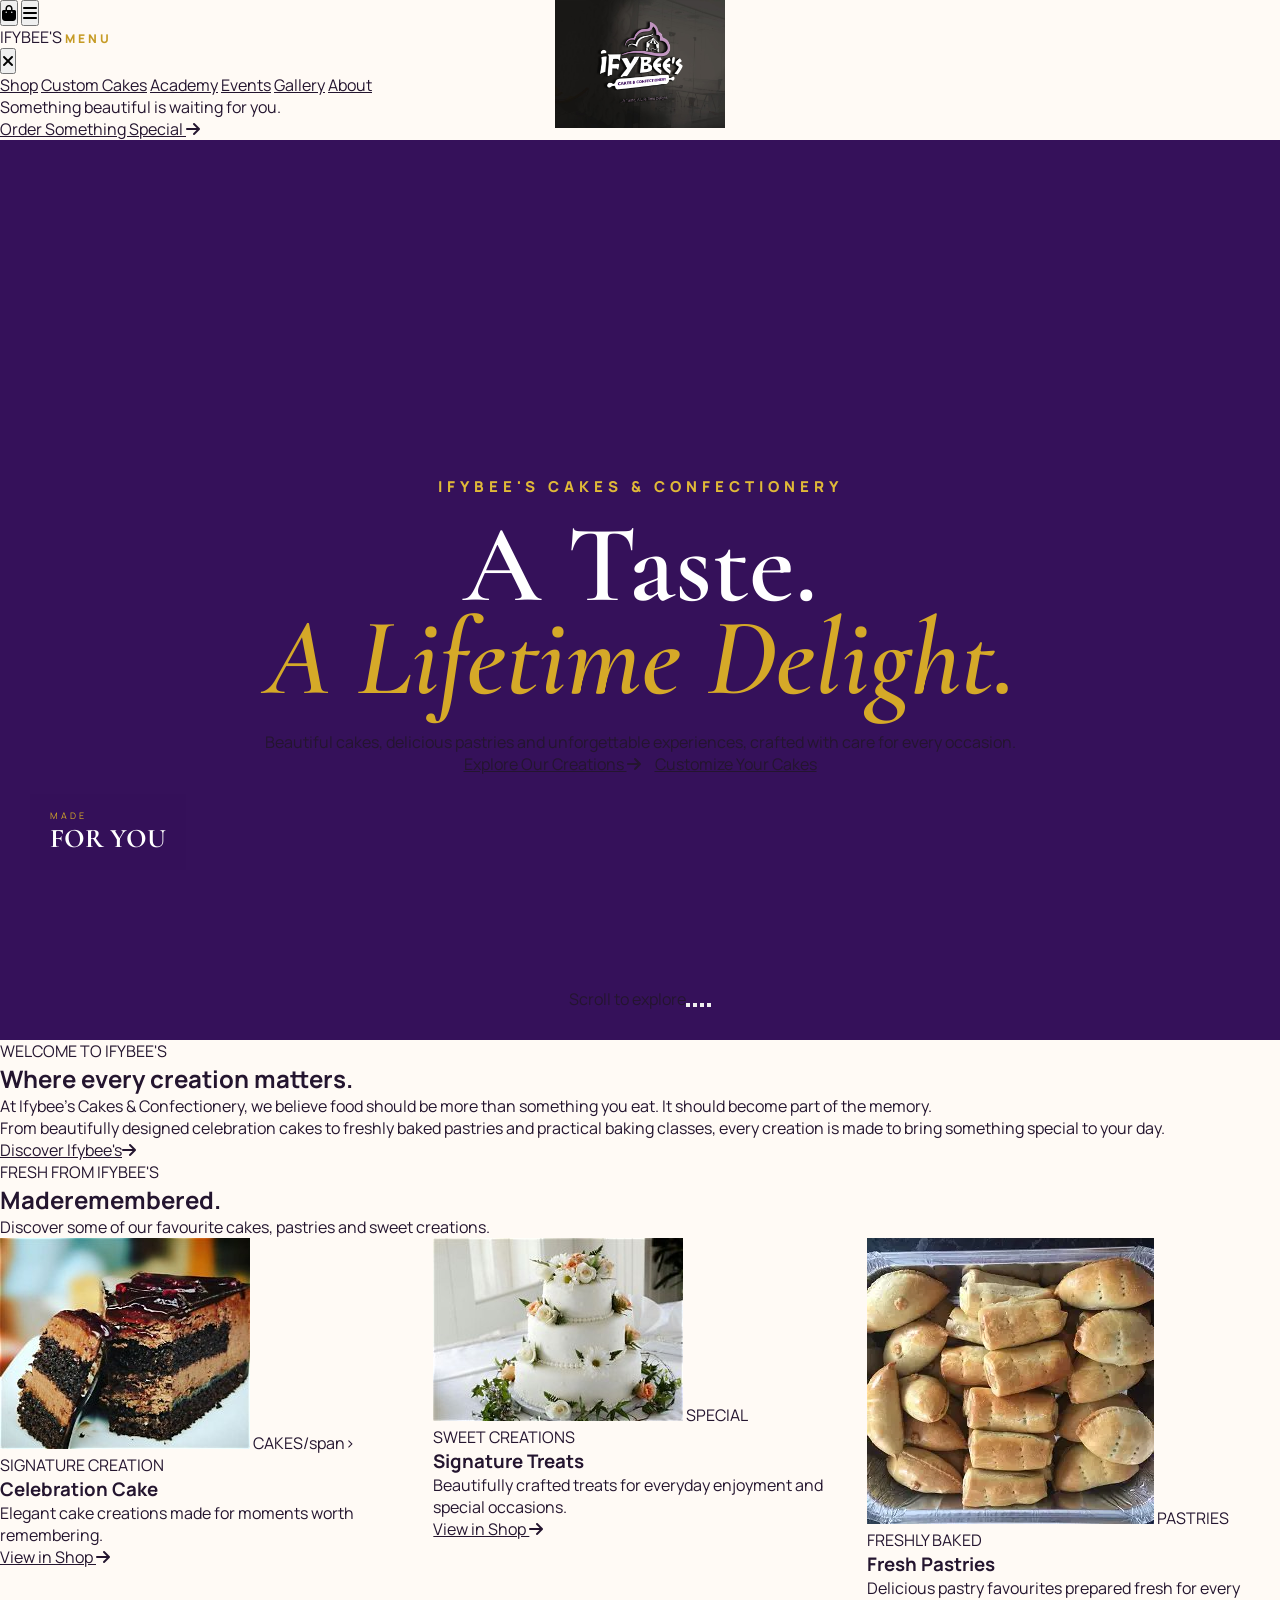
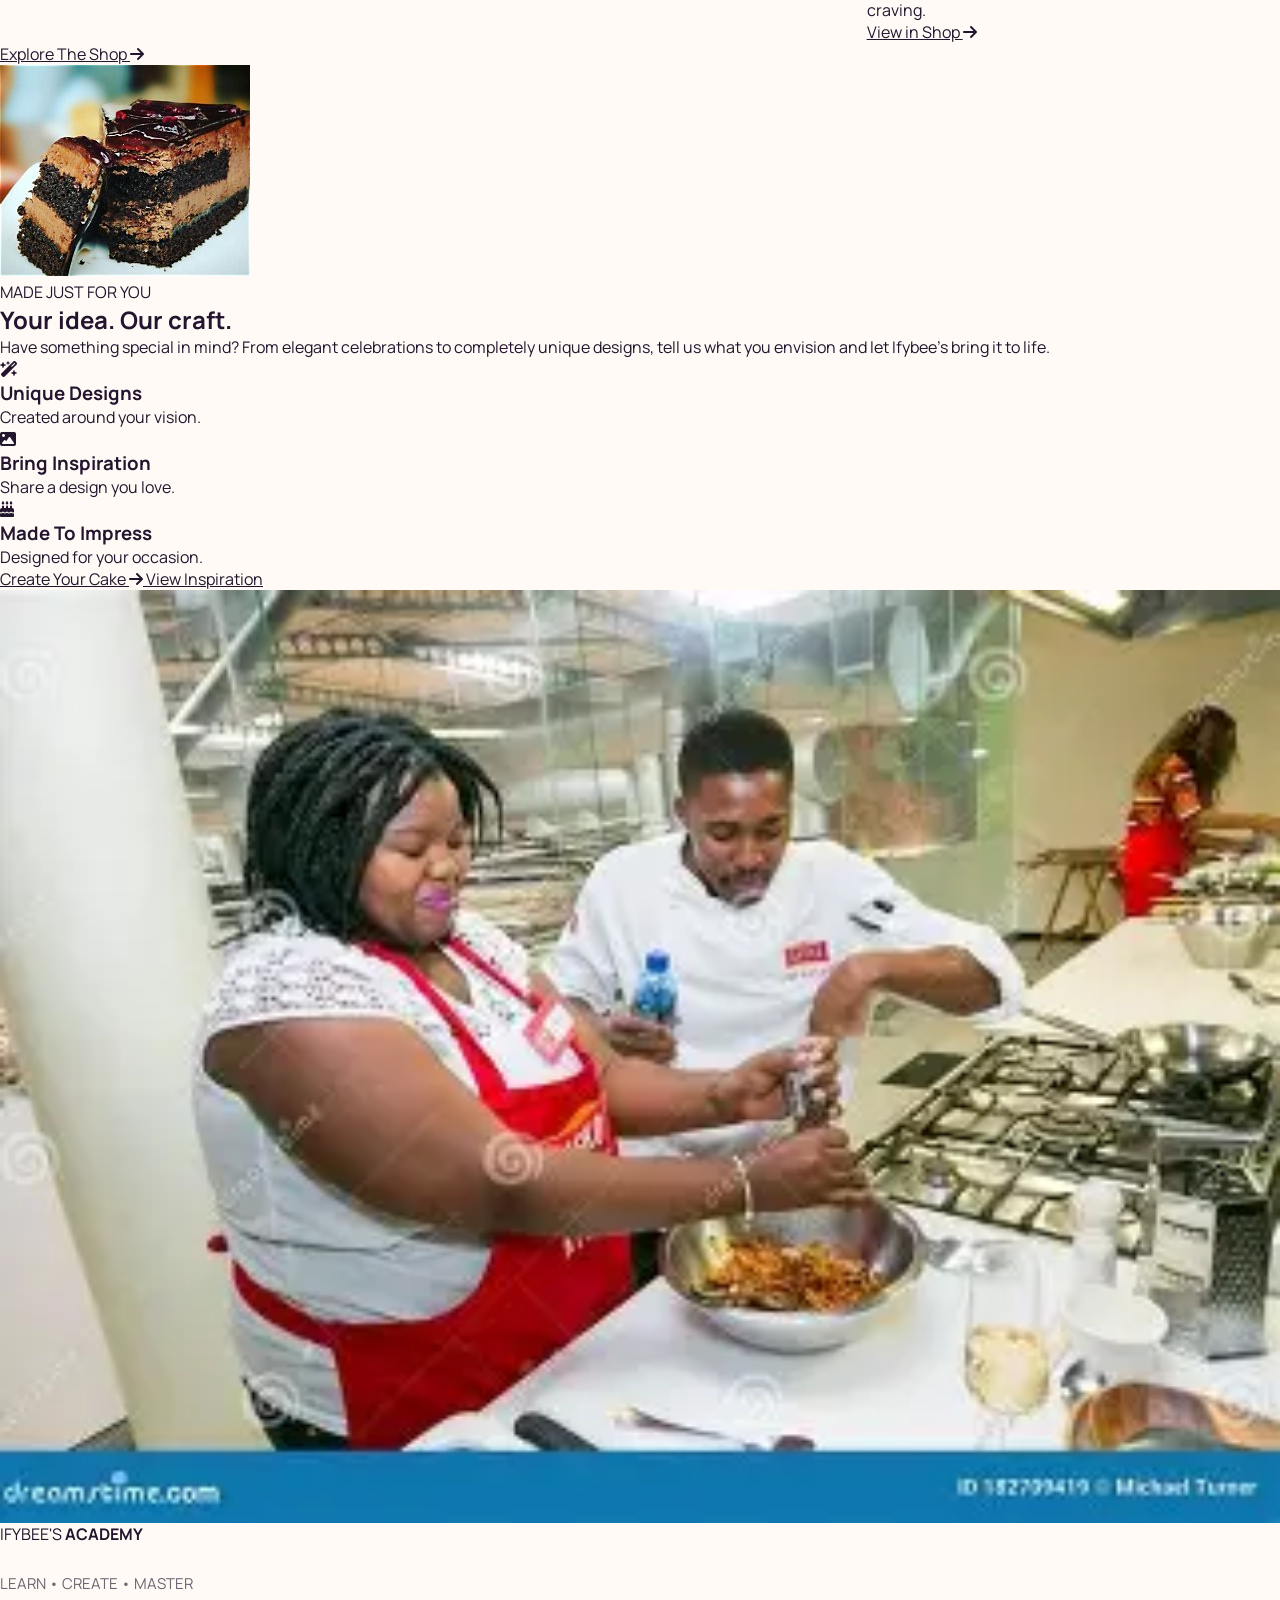
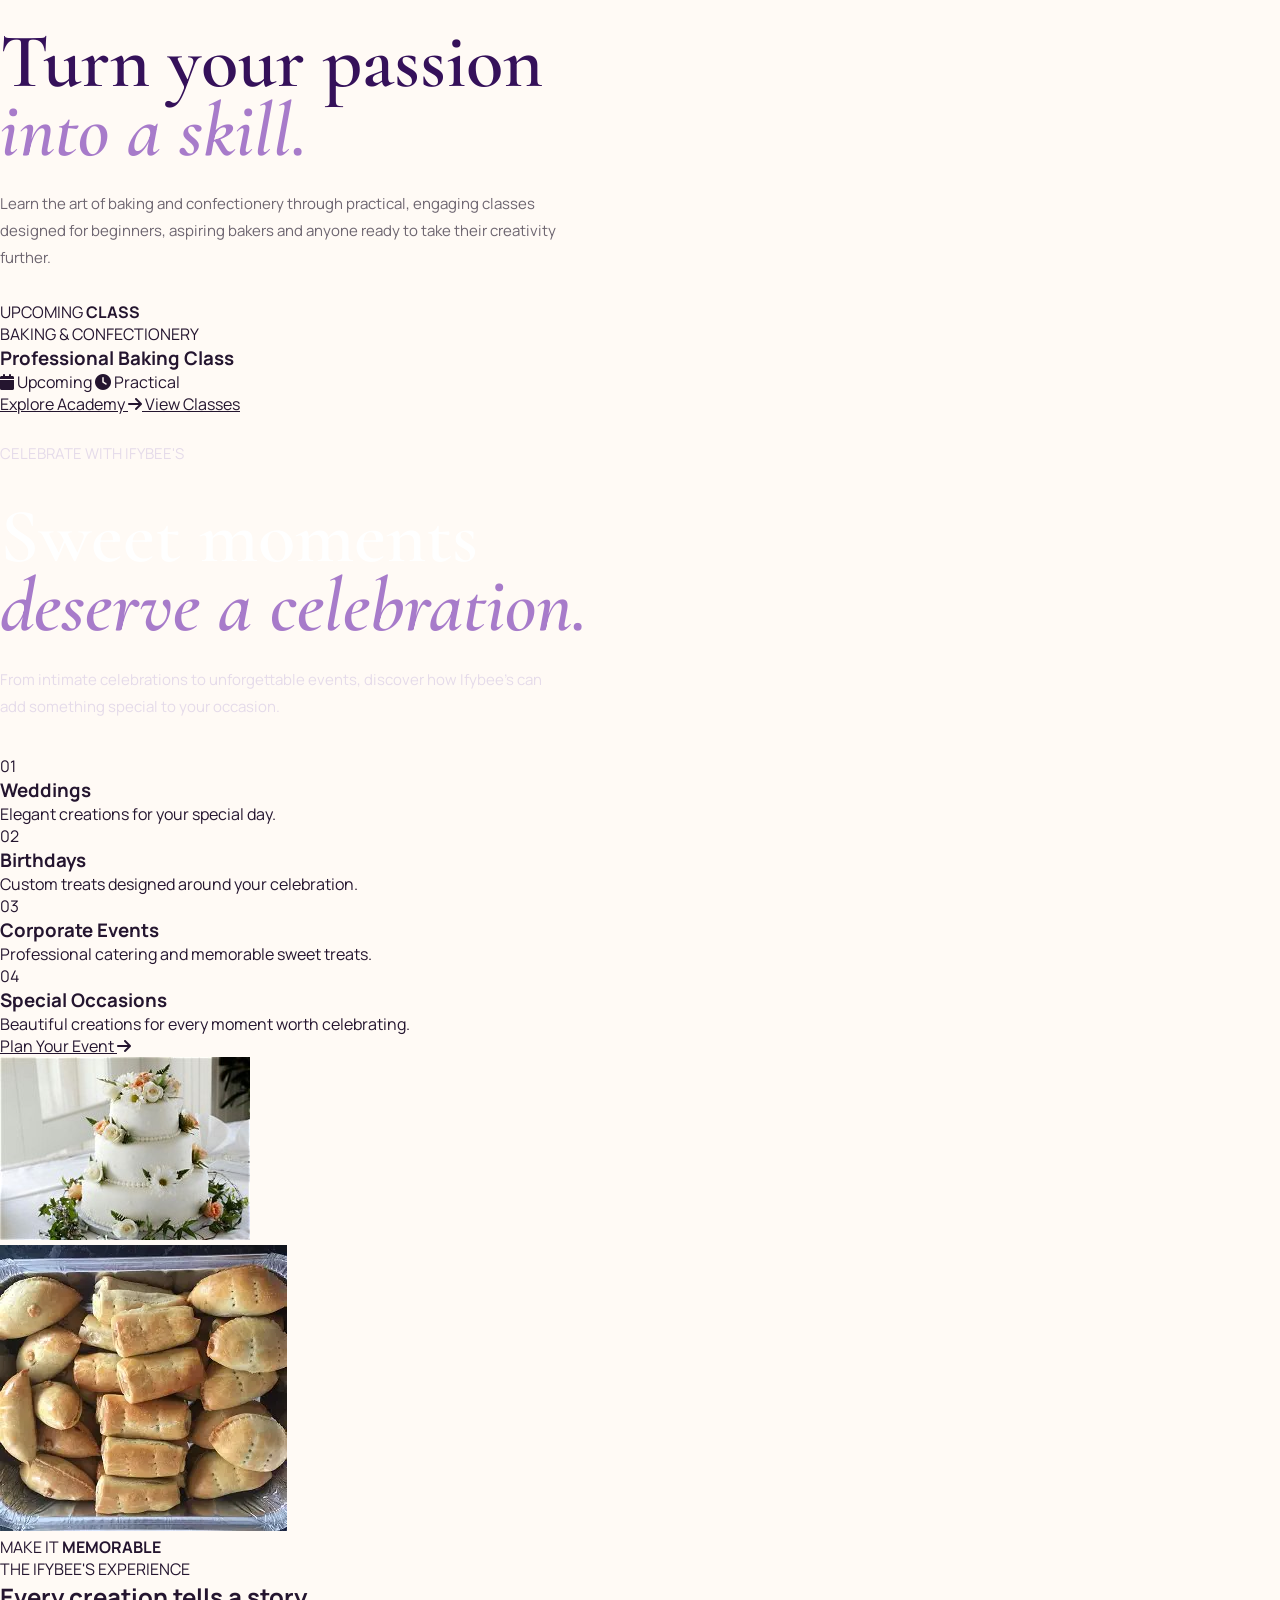
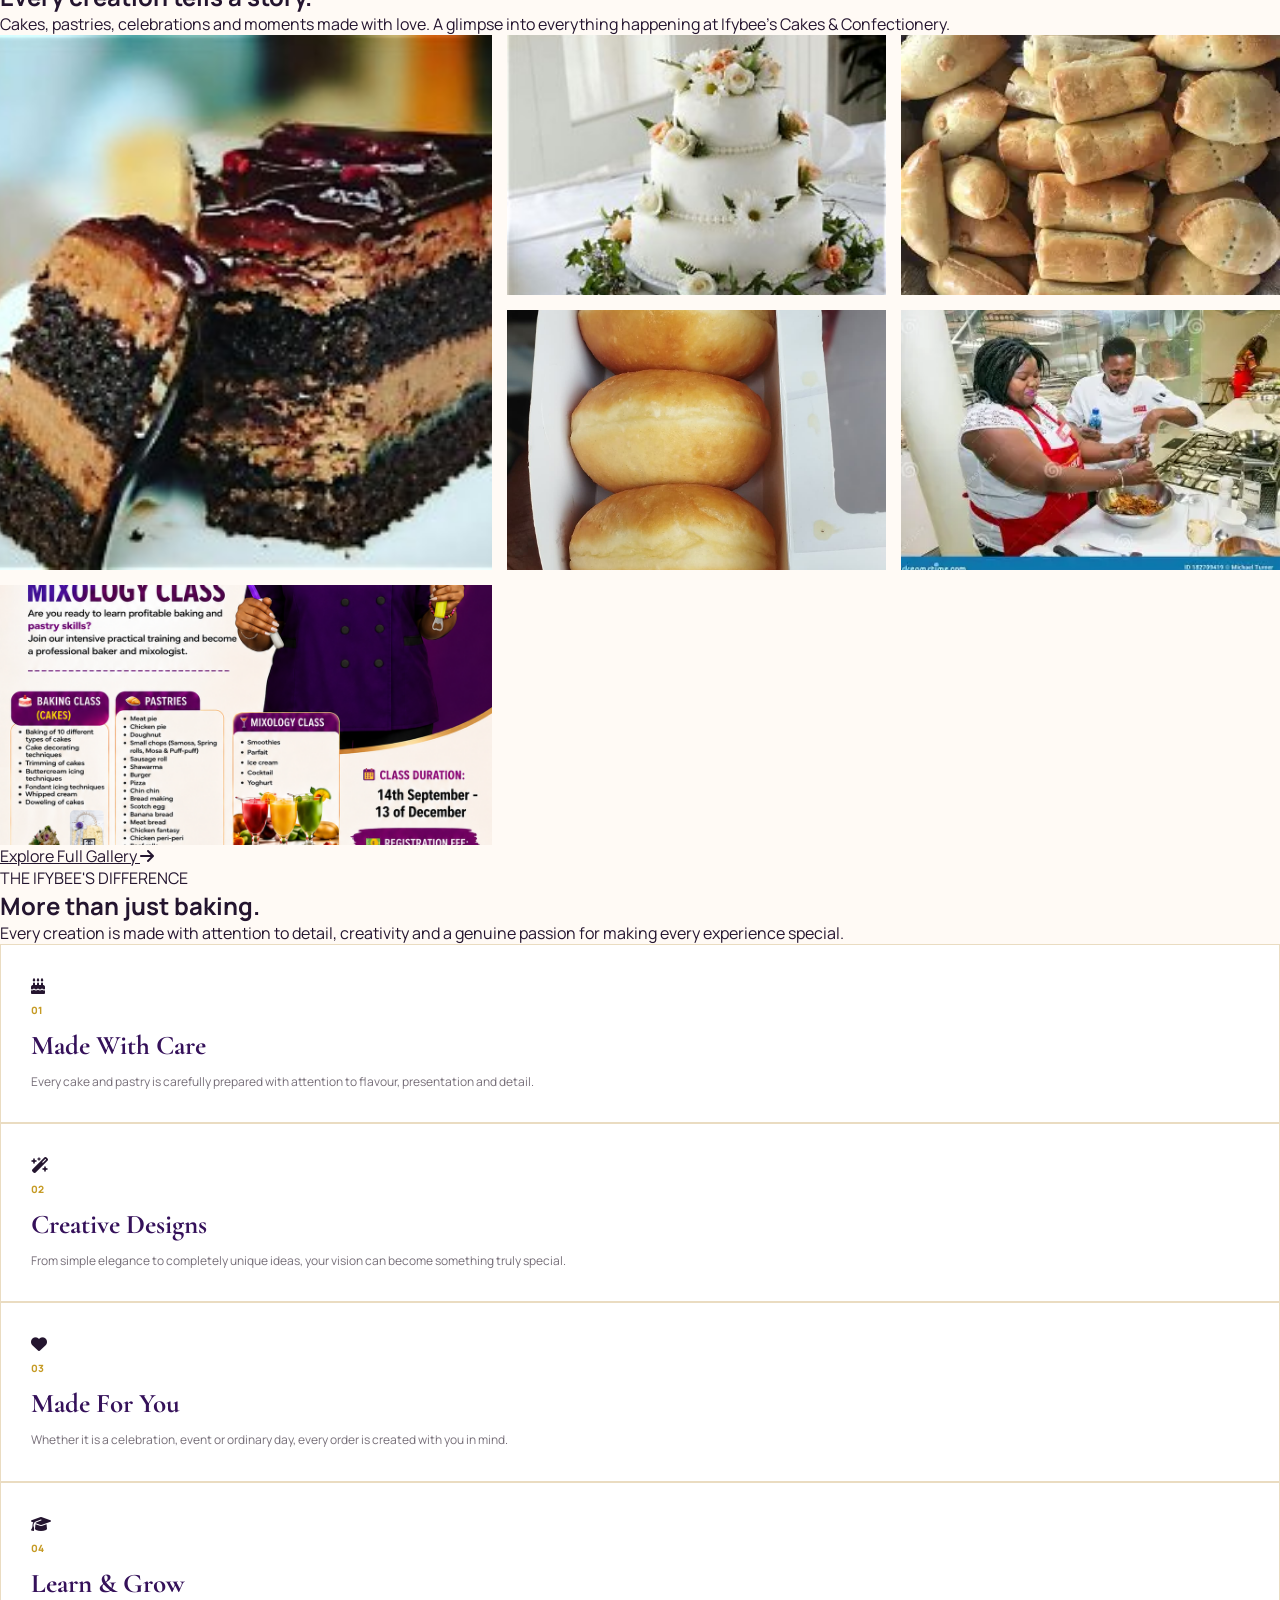
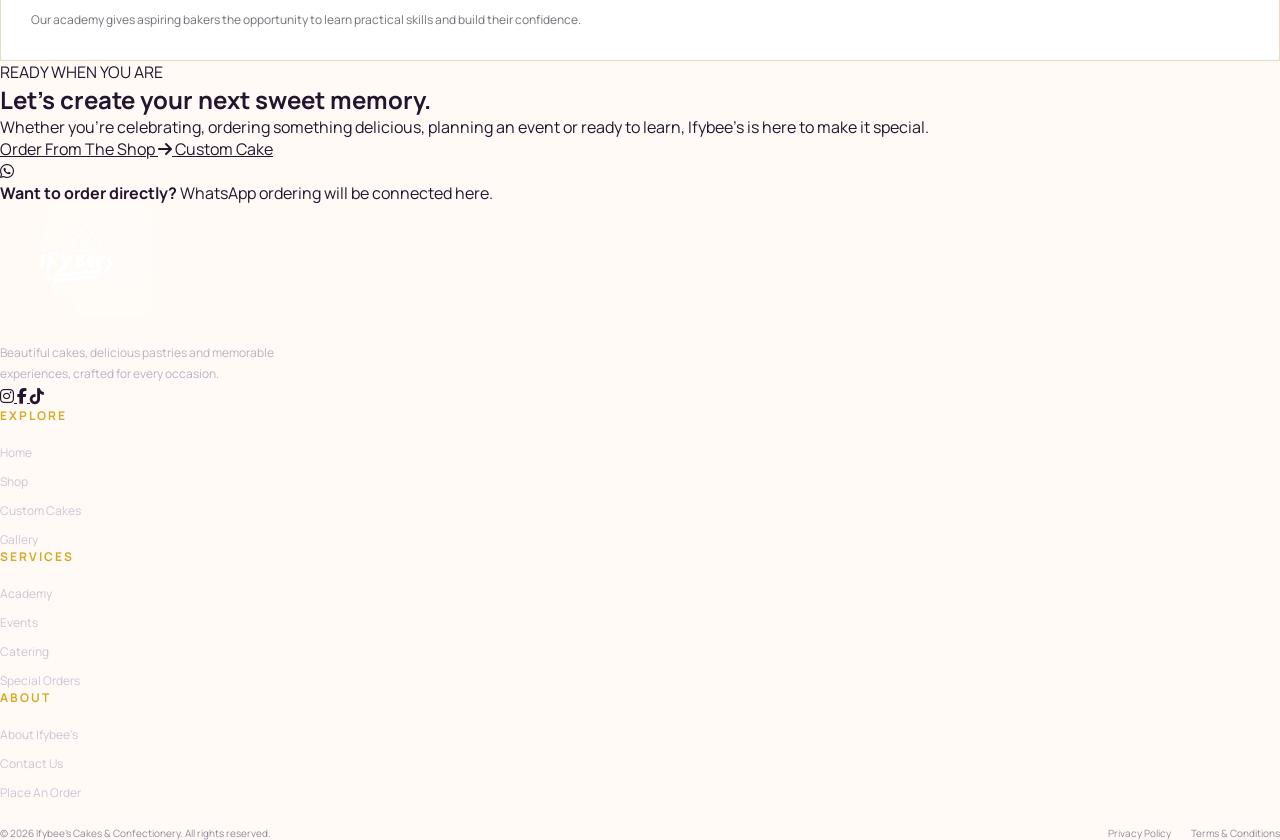
<file: HTML/index.html>
<!DOCTYPE html>
<html lang="en">

<head>
    <meta charset="UTF-8">
    <meta name="viewport" content="width=device-width, initial-scale=1.0">

    <meta name="description"
        content="Ifybee's Cakes & Confectionery — beautiful cakes, pastries, custom creations, events and baking education.">

    <title>Ifybee's Cakes & Confectionery</title>

    <link rel="preconnect" href="https://fonts.googleapis.com">
    <link rel="preconnect" href="https://fonts.gstatic.com" crossorigin>

    <link
        href="https://fonts.googleapis.com/css2?family=Cormorant+Garamond:wght@500;600;700&family=Manrope:wght@400;500;600;700;800&display=swap"
        rel="stylesheet">

    <link rel="stylesheet" href="https://cdnjs.cloudflare.com/ajax/libs/font-awesome/6.5.2/css/all.min.css">

    <link rel="stylesheet" href="../css/Homepage.css">
</head>

<body>

    <header class="navbar">

        <a href="Homepage.html" class="logo" aria-label="Ifybee's Cakes & Confectionery">
            <img src="../IMAGES/ifybeeslogo.jpg" alt="Ifybee's Cakes & Confectionery logo">
        </a>


        <div class="nav-actions">
            <button class="cart-button" type="button" aria-label="Shopping cart" title="Shopping cart">
                <i class="fa-solid fa-bag-shopping" aria-hidden="true">
                    


                </i>
            </button>

            <button class="menu-button" type="button" aria-label="Open navigation menu" aria-expanded="false"
                aria-controls="site-menu">
                <i class="fa-solid fa-bars" aria-hidden="true"></i>
            </button>

        </div>
    </header>


    <div class="menu-overlay" aria-hidden="true"></div>
    <aside class="side-menu" id="site-menu" aria-hidden="true">
        <div class="side-menu-header">
            <div>
                <span class="menu-small-title">IFYBEE'S</span>
                <span class="menu-title">MENU</span>
            </div>

            <button class="close-menu" type="button" aria-label="Close navigation menu">
                <i class="fa-solid fa-xmark" aria-hidden="true"></i>
            </button>

        </div>


        <nav class="side-menu-links" aria-label="Main navigation">

            <a href="shop.html">Shop</a>
            <a href="customcakes.html">Custom Cakes</a>
            <a href="academy.html">Academy</a>
            <a href="events.html">Events</a>
            <a href="gallery.html">Gallery</a>
            <a href="about.html">About</a>

        </nav>


        <div class="side-menu-footer">
            <p>
                Something beautiful is waiting for you.
            </p>
            <a href="shop.html" class="menu-order-button">Order Something Special
                <i class="fa-solid fa-arrow-right"></i></a>
        </div>

    </aside>

    <main>
        <!-- IFYBEE'S HERO SECTION IMAGE SLIDESHOW -->
        <section class="hero">
            <div class="hero-slides" aria-hidden="true">
                <div class="hero-slide slide-one active"></div>
                <div class="hero-slide slide-two"></div>
                <div class="hero-slide slide-three"></div>
                <div class="hero-slide slide-four"></div>
            </div>

            <div class="hero-overlay"></div>
            <div class="hero-glow"></div>

            <div class="hero-sparkles" aria-hidden="true">
                <span></span>
                <span></span>
                <span></span>
                <span></span>
                <span></span>
                <span></span>
                <span></span>
                <span></span>
            </div>

            <div class="hero-content">
                <p class="hero-label">
                    IFYBEE'S CAKES & CONFECTIONERY
                </p>
                <h1>
                    A Taste.
                    <span>A Lifetime Delight.</span>
                </h1>
                <p class="hero-description">
                    Beautiful cakes, delicious pastries and unforgettable
                    experiences, crafted with care for every occasion.
                </p>

                <div class="hero-buttons">
                    <a href="gallery.html" class="btn btn-primary">Explore Our Creations
                        <i class="fa-solid fa-arrow-right"></i>
                    </a>
                    <a href="customcakes.html" class="btn btn-outline">
                        Customize Your Cakes
                    </a>
                </div>
            </div>

            <div class="hero-bottom">
                <div class="hero-scroll">
                    <span class="scroll-line"></span>
                    <span>Scroll to explore</span>
                </div>

                <div class="hero-navigation" aria-label="Hero slideshow controls">
                    <button class="slide-dot active" type="button" aria-label="Show slide 1"
                        aria-current="true"></button>
                    <button class="slide-dot" type="button" aria-label="Show slide 2" aria-current="false"></button>
                    <button class="slide-dot" type="button" aria-label="Show slide 3" aria-current="false"></button>
                    <button class="slide-dot" type="button" aria-label="Show slide 4" aria-current="false"></button>
                </div>

            </div>
        </section>


        <section class="intro-section">
            <div class="intro-content reveal-item">
                <p class="section-label"> WELCOME TO IFYBEE'S</p>
                <h2>
                    Where every <span>creation matters.</span></h2>
                <p>At Ifybee's Cakes & Confectionery, we believe food should be more than something you eat.
                    It should become part of the memory.</p>
                <p> From beautifully designed celebration cakes to freshly baked pastries and practical baking classes,
                    every
                    creation is made to bring something special to your day.</p>

                <a href="about.html" class="aboutifybees-link">Discover Ifybee's<i class="fa-solid fa-arrow-right"></i>
                </a>

            </div>

        </section>

        <!-- FEATURED PRODUCTS -->
        <section class="featured-products">
            <div class="fp-heading reveal-item">
                <p class="fp-label">FRESH FROM IFYBEE'S</p>
                <h2>Made<span>remembered.</span></h2>
                <p class="fp-description">
                    Discover some of our favourite cakes, pastries and sweet creations.</p>
            </div>


            <div class="product-grid">

                <article class="product-card reveal-item">

                    <div class="product-image">
                        <img src="../IMAGES/cakes/cake image 3.jpg" alt="Ifybee's celebration cake" loading="lazy">
                        <span class="product-tag">CAKES/span>
                    </div>

                    <div class="product-info">
                        <p class="product-category">SIGNATURE CREATION</p>
                        <h3>Celebration Cake</h3>

                        <p>
                            Elegant cake creations made for moments worth remembering.</p>

                        <a href="shop.html" class="product-link">
                            View in Shop
                            <i class="fa-solid fa-arrow-right"></i>
                        </a>
                    </div>
                </article>


                <article class="product-card reveal-item">
                    <div class="product-image">
                        <img src="../IMAGES/slide/background cake.jpg" alt="Ifybee's cake creation" loading="lazy">
                        <span class="product-tag">SPECIAL</span>
                    </div>

                    <div class="product-info">
                        <p class="product-category">SWEET CREATIONS</p>
                        <h3> Signature Treats </h3>
                        <p>Beautifully crafted treats for everyday enjoyment and special occasions.</p>

                        <a href="shop.html" class="product-link">
                            View in Shop
                            <i class="fa-solid fa-arrow-right"></i>
                        </a>

                    </div>

                </article>


                <article class="product-card reveal-item">

                    <div class="product-image">
                        <img src="../IMAGES/pastries/meatpie.webp" alt="Ifybee's meat pie" loading="lazy">
                        <span class="product-tag">PASTRIES </span>
                    </div>

                    <div class="product-info">
 <p class="product-category"> FRESHLY BAKED</p>
                        <h3> Fresh Pastries </h3>
                        <p> Delicious pastry favourites prepared fresh for every craving. </p>

                        <a href="shop.html" class="product-link">
                            View in Shop
                            <i class="fa-solid fa-arrow-right"></i>
                        </a>

                    </div>
                </article>

            </div>

            <div class="center-button reveal-item">
                <a href="shop.html" class="btn btn-outline">
                    Explore The Shop
                    <i class="fa-solid fa-arrow-right"></i>
                </a>

            </div>

        </section>

        <!-- CUSTOM CAKES -->
        <section class="custom-cakes">
            <div class="custom-cakes-image reveal-item">
                <img src="../IMAGES/cakes/cake image 3.jpg" alt="Custom cake by Ifybee's" loading="lazy">
                <div class="image-label">
                    <span>MADE</span>
                    <strong>FOR YOU</strong>
                </div>
            </div>

            <div class="custom-cakes-content reveal-item">
                <p class="section-label"> MADE JUST FOR YOU </p>
                <h2>
                    Your idea.
                    <span>Our craft.</span>
                </h2>
                <p class="custom-cakes-description">
                    Have something special in mind? From elegant celebrations
                    to completely unique designs, tell us what you envision
                    and let Ifybee's bring it to life.
                </p>

                <div class="custom-cakes-features">
                    <div class="custom-feature">
                        <span class="custom-feature-icon">
                            <i class="fa-solid fa-wand-magic-sparkles"></i>
                        </span>

                        <div>
                            <h3>Unique Designs</h3>
                            <p>Created around your vision.</p>
                        </div>

                    </div>

                    <div class="custom-feature">
                        <span class="custom-feature-icon">
                            <i class="fa-solid fa-image"></i>
                        </span>
                        <div>
                            <h3>Bring Inspiration</h3>
                            <p>Share a design you love.</p>
                        </div>

                    </div>
                    <div class="custom-feature">
                        <span class="custom-feature-icon">
                            <i class="fa-solid fa-cake-candles"></i>
                        </span>
                        <div>
                            <h3>Made To Impress</h3>
                            <p>Designed for your occasion.</p>
                        </div>
                    </div>
                </div>

                <div class="custom-cakes-buttons">
                    <a href="customcakes.html" class="btn btn-primary">
                        Create Your Cake
                        <i class="fa-solid fa-arrow-right"></i>
                    </a>
                    <a href="gallery.html" class="btn btn-outline">
                        View Inspiration
                    </a>
                </div>
            </div>
        </section>


        <!-- ACADEMY -->
        <section class="academy-section">
            <div class="academy-image reveal-item">
                <img src="../IMAGES/academy/A.webp" alt="Ifybee's Baking Academy" loading="lazy">
                <div class="academy-image-badge">
                    <span>IFYBEE'S</span>
                    <strong>ACADEMY</strong>
                </div>
            </div>


            <div class="academy-content reveal-item">
                <p class="section-label"> LEARN • CREATE • MASTER </p>
                <h2> Turn your passion
                    <span>into a skill.</span>
                </h2>

                <p class="academy-description">
                    Learn the art of baking and confectionery through
                    practical, engaging classes designed for beginners,
                    aspiring bakers and anyone ready to take their creativity
                    further.
                </p>

                <div class="academy-class">
                    <div class="academy-class-date">
                        <span>UPCOMING</span>
                        <strong>CLASS</strong>
                    </div>

                    <div class="academy-class-info">
                        <p> BAKING & CONFECTIONERY </p>
                        <h3> Professional Baking Class </h3>

                        <div class="academy-class-details">
                            <span> <i class="fa-solid fa-calendar"></i> Upcoming </span>

                            <span> <i class="fa-solid fa-clock"></i> Practical </span>
                        </div>
                    </div>
                </div>

                <div class="academy-buttons">
                    <a href="academy.html" class="btn btn-primary">
                        Explore Academy
                        <i class="fa-solid fa-arrow-right"></i>
                    </a>
                    <a href="academy.html" class="btn btn-outline">
                        View Classes
                    </a>
                </div>
            </div>
        </section>


        <!-- EVENTS -->

        <section class="events-section">
            <div class="events-content reveal-item">
                <p class="section-label"> CELEBRATE WITH IFYBEE'S </p>
                <h2> Sweet moments <span>deserve a celebration.</span> </h2>
                <p class="events-description">
                    From intimate celebrations to unforgettable events,
                    discover how Ifybee's can add something special to your
                    occasion.
                </p>


                <div class="event-types">
                    <div class="event-type">
                        <span class="event-number">01</span>
                        <div>
                            <h3>Weddings</h3>
                            <p>Elegant creations for your special day.</p>
                        </div>
                    </div>

                    <div class="event-type">
                        <span class="event-number">02</span>
                        <div>
                            <h3>Birthdays</h3>
                            <p>Custom treats designed around your celebration.</p>
                        </div>
                    </div>

                    <div class="event-type">
                        <span class="event-number">03</span>
                        <div>
                            <h3>Corporate Events</h3>
                            <p>Professional catering and memorable sweet treats.</p>
                        </div>
                    </div>

                    <div class="event-type">
                        <span class="event-number">04</span>
                        <div>
                            <h3>Special Occasions</h3>
                            <p>Beautiful creations for every moment worth celebrating.</p>
                        </div>
                    </div>
                </div>


                <a href="events.html" class="btn btn-primary">
                    Plan Your Event
                    <i class="fa-solid fa-arrow-right"></i>
                </a>
            </div>

            <div class="events-visual reveal-item">
                <div class="events-image-main">
                    <img src="../IMAGES/slide/background cake.jpg" alt="Ifybee's celebration cake" loading="lazy">
                </div>

                <div class="events-image-small">
                    <img src="../IMAGES/pastries/meatpie.webp" alt="Ifybee's pastry" loading="lazy">
                </div>


                <div class="events-accent">

                    <span>MAKE IT</span>

                    <strong>MEMORABLE</strong>

                </div>

            </div>

        </section>


        <!-- GALLERY -->

        <section class="gallery-section">

            <div class="gallery-heading reveal-item">

                <p class="section-label">
                    THE IFYBEE'S EXPERIENCE
                </p>

                <h2>
                    Every creation tells
                    <span>a story.</span>
                </h2>

                <p class="gallery-description">
                    Cakes, pastries, celebrations and moments made with love.
                    A glimpse into everything happening at Ifybee's Cakes &
                    Confectionery.
                </p>

            </div>


            <div class="gallery-grid">

                <div class="gallery-card gallery-large reveal-item">

                    <img src="../IMAGES/cakes/cake image 3.jpg" alt="Ifybee's cake creation" loading="lazy">

                </div>


                <div class="gallery-card reveal-item">

                    <img src="../IMAGES/slide/background cake.jpg" alt="Ifybee's cake" loading="lazy">

                </div>


                <div class="gallery-card reveal-item">

                    <img src="../IMAGES/pastries/meatpie.webp" alt="Ifybee's meat pie" loading="lazy">

                </div>


                <div class="gallery-card gallery-tall reveal-item">

                    <img src="../IMAGES/pastries/IMG-20260720-WA0073.jpg" alt="Ifybee's pastry creation" loading="lazy">

                </div>


                <div class="gallery-card reveal-item">

                    <img src="../IMAGES/academy/A.webp" alt="Ifybee's Baking Academy" loading="lazy">

                </div>


                <div class="gallery-card reveal-item">

                    <img src="../IMAGES/academy/file_000000003fd08246ad0846f3a525e5c6.png" alt="Ifybee's Academy"
                        loading="lazy">

                </div>

            </div>


            <div class="center-button reveal-item">

                <a href="gallery.html" class="btn btn-primary">
                    Explore Full Gallery
                    <i class="fa-solid fa-arrow-right"></i>
                </a>

            </div>

        </section>


        <!-- WHY IFYBEE'S -->

        <section class="why-section">

            <div class="why-heading reveal-item">

                <p class="section-label">
                    THE IFYBEE'S DIFFERENCE
                </p>

                <h2>
                    More than
                    <span>just baking.</span>
                </h2>

                <p>
                    Every creation is made with attention to detail,
                    creativity and a genuine passion for making every
                    experience special.
                </p>

            </div>


            <div class="why-features">

                <article class="why-card reveal-item">

                    <div class="why-card-icon">
                        <i class="fa-solid fa-cake-candles"></i>
                    </div>

                    <span class="why-card-number">01</span>

                    <h3>Made With Care</h3>

                    <p>
                        Every cake and pastry is carefully prepared with
                        attention to flavour, presentation and detail.
                    </p>

                </article>


                <article class="why-card reveal-item">

                    <div class="why-card-icon">
                        <i class="fa-solid fa-wand-magic-sparkles"></i>
                    </div>

                    <span class="why-card-number">02</span>

                    <h3>Creative Designs</h3>

                    <p>
                        From simple elegance to completely unique ideas,
                        your vision can become something truly special.
                    </p>

                </article>


                <article class="why-card reveal-item">

                    <div class="why-card-icon">
                        <i class="fa-solid fa-heart"></i>
                    </div>

                    <span class="why-card-number">03</span>

                    <h3>Made For You</h3>

                    <p>
                        Whether it is a celebration, event or ordinary day,
                        every order is created with you in mind.
                    </p>

                </article>


                <article class="why-card reveal-item">

                    <div class="why-card-icon">
                        <i class="fa-solid fa-graduation-cap"></i>
                    </div>

                    <span class="why-card-number">04</span>

                    <h3>Learn & Grow</h3>

                    <p>
                        Our academy gives aspiring bakers the opportunity to
                        learn practical skills and build their confidence.
                    </p>

                </article>

            </div>

        </section>


        <!-- WHATSAPP CTA -->

        <section class="order-cta">

            <div class="cta-glow"></div>

            <div class="cta-content reveal-item">

                <p class="section-label">
                    READY WHEN YOU ARE
                </p>

                <h2>
                    Let's create your
                    <span>next sweet memory.</span>
                </h2>

                <p>
                    Whether you're celebrating, ordering something delicious,
                    planning an event or ready to learn, Ifybee's is here to
                    make it special.
                </p>


                <div class="cta-buttons">

                    <a href="shop.html" class="btn btn-primary">
                        Order From The Shop
                        <i class="fa-solid fa-arrow-right"></i>
                    </a>

                    <a href="customcakes.html" class="btn btn-outline">
                        Custom Cake
                    </a>

                </div>


                <div class="whatsapp-placeholder">

                    <i class="fa-brands fa-whatsapp"></i>

                    <div>
                        <strong>Want to order directly?</strong>
                        <span>WhatsApp ordering will be connected here.</span>
                    </div>

                </div>

            </div>

        </section>

    </main>


    <!-- FOOTER -->

    <footer class="site-footer">

        <div class="footer-main">

            <div class="footer-brand">

                <a href="Homepage.html" class="footer-logo">

                    <img src="../IMAGES/ifybeeslogo.jpg" alt="Ifybee's Cakes & Confectionery">

                </a>

                <p>
                    Beautiful cakes, delicious pastries and memorable
                    experiences, crafted for every occasion.
                </p>


                <div class="footer-socials">

                    <a href="#" aria-label="Instagram" title="Instagram">

                        <i class="fa-brands fa-instagram"></i>

                    </a>

                    <a href="#" aria-label="Facebook" title="Facebook">

                        <i class="fa-brands fa-facebook-f"></i>

                    </a>

                    <a href="#" aria-label="TikTok" title="TikTok">

                        <i class="fa-brands fa-tiktok"></i>

                    </a>

                </div>

            </div>


            <div class="footer-column">

                <h3>Explore</h3>

                <a href="Homepage.html">Home</a>
                <a href="shop.html">Shop</a>
                <a href="customcakes.html">Custom Cakes</a>
                <a href="gallery.html">Gallery</a>

            </div>


            <div class="footer-column">

                <h3>Services</h3>

                <a href="academy.html">Academy</a>
                <a href="events.html">Events</a>
                <a href="events.html">Catering</a>
                <a href="customcakes.html">Special Orders</a>

            </div>


            <div class="footer-column">

                <h3>About</h3>

                <a href="about.html">About Ifybee's</a>
                <a href="about.html">Contact Us</a>
                <a href="customcakes.html">Place An Order</a>

            </div>

        </div>


        <div class="footer-bottom">

            <p>
                © 2026 Ifybee's Cakes & Confectionery.
                All rights reserved.
            </p>

            <div class="footer-legal">

                <a href="#">Privacy Policy</a>

                <a href="#">Terms & Conditions</a>

            </div>

        </div>

    </footer>


    <script src="../JS/Homepage.js"></script>

</body>

</html>
</file>
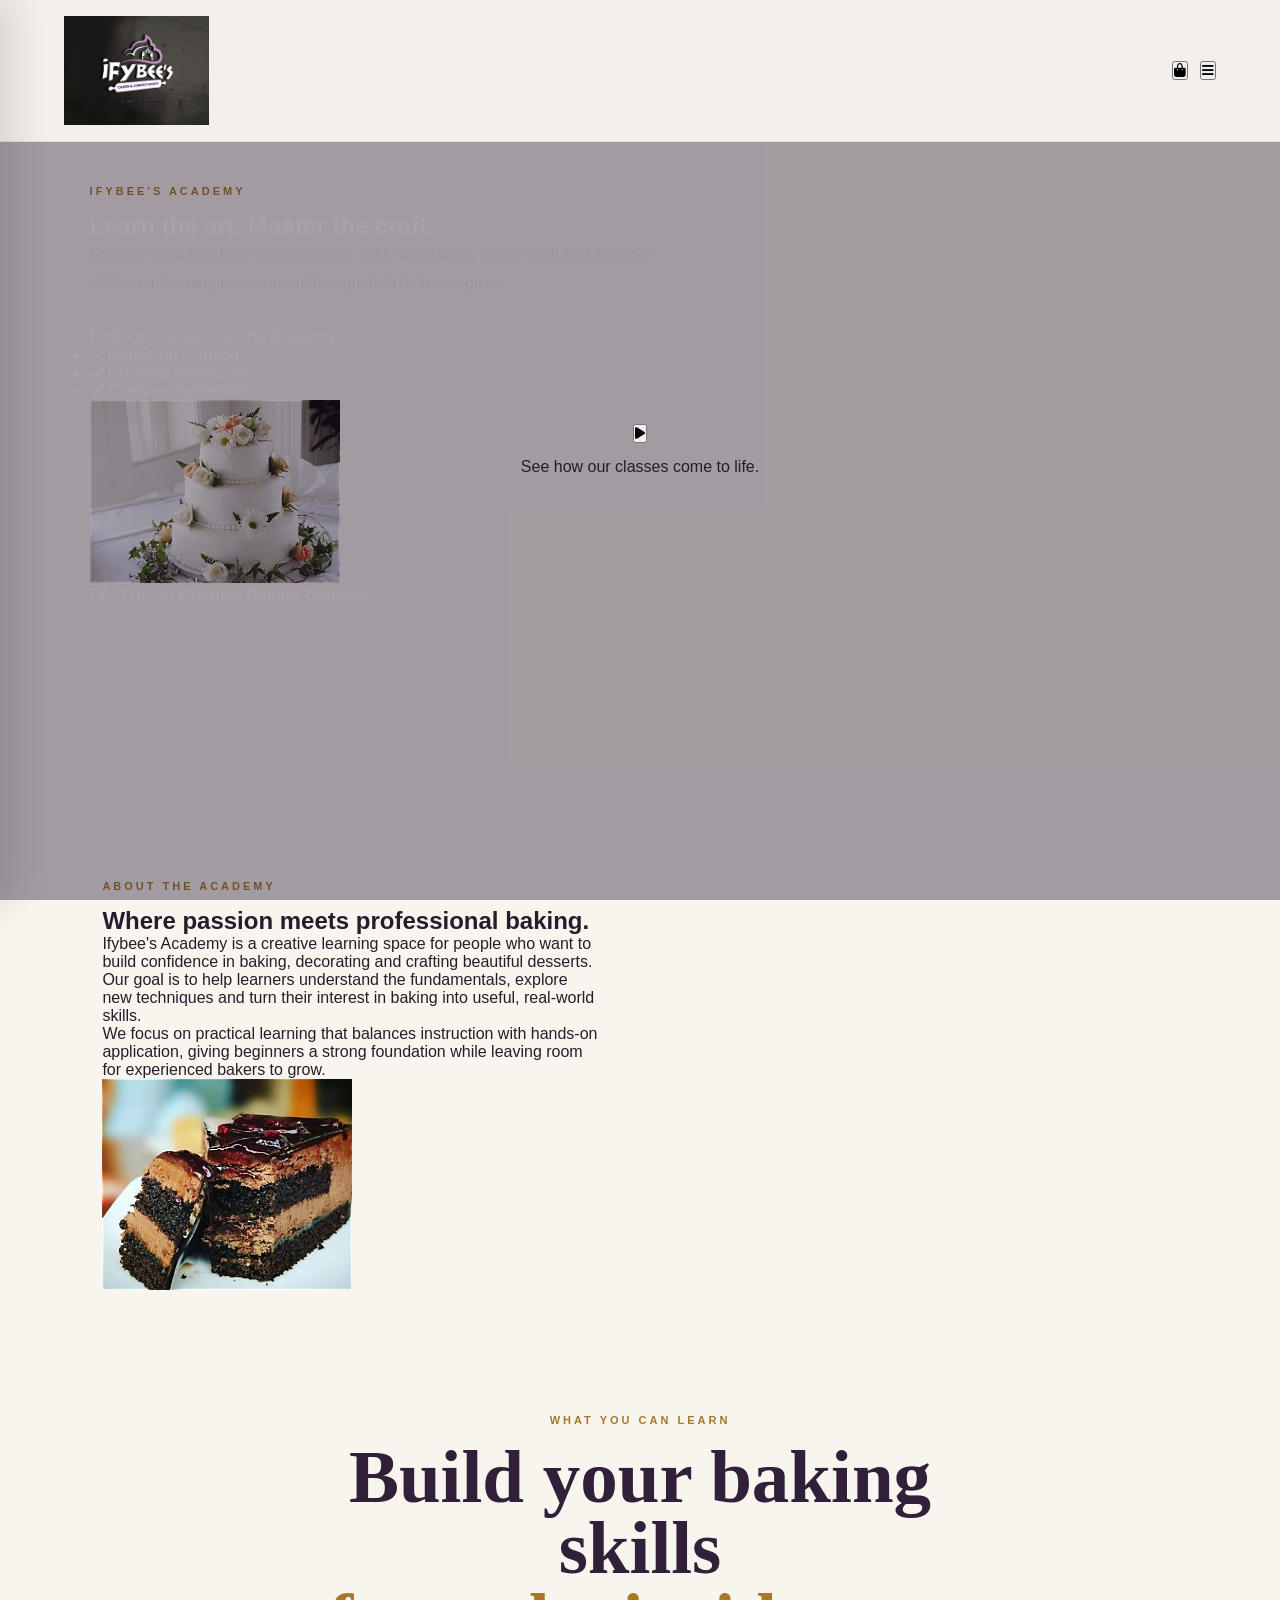
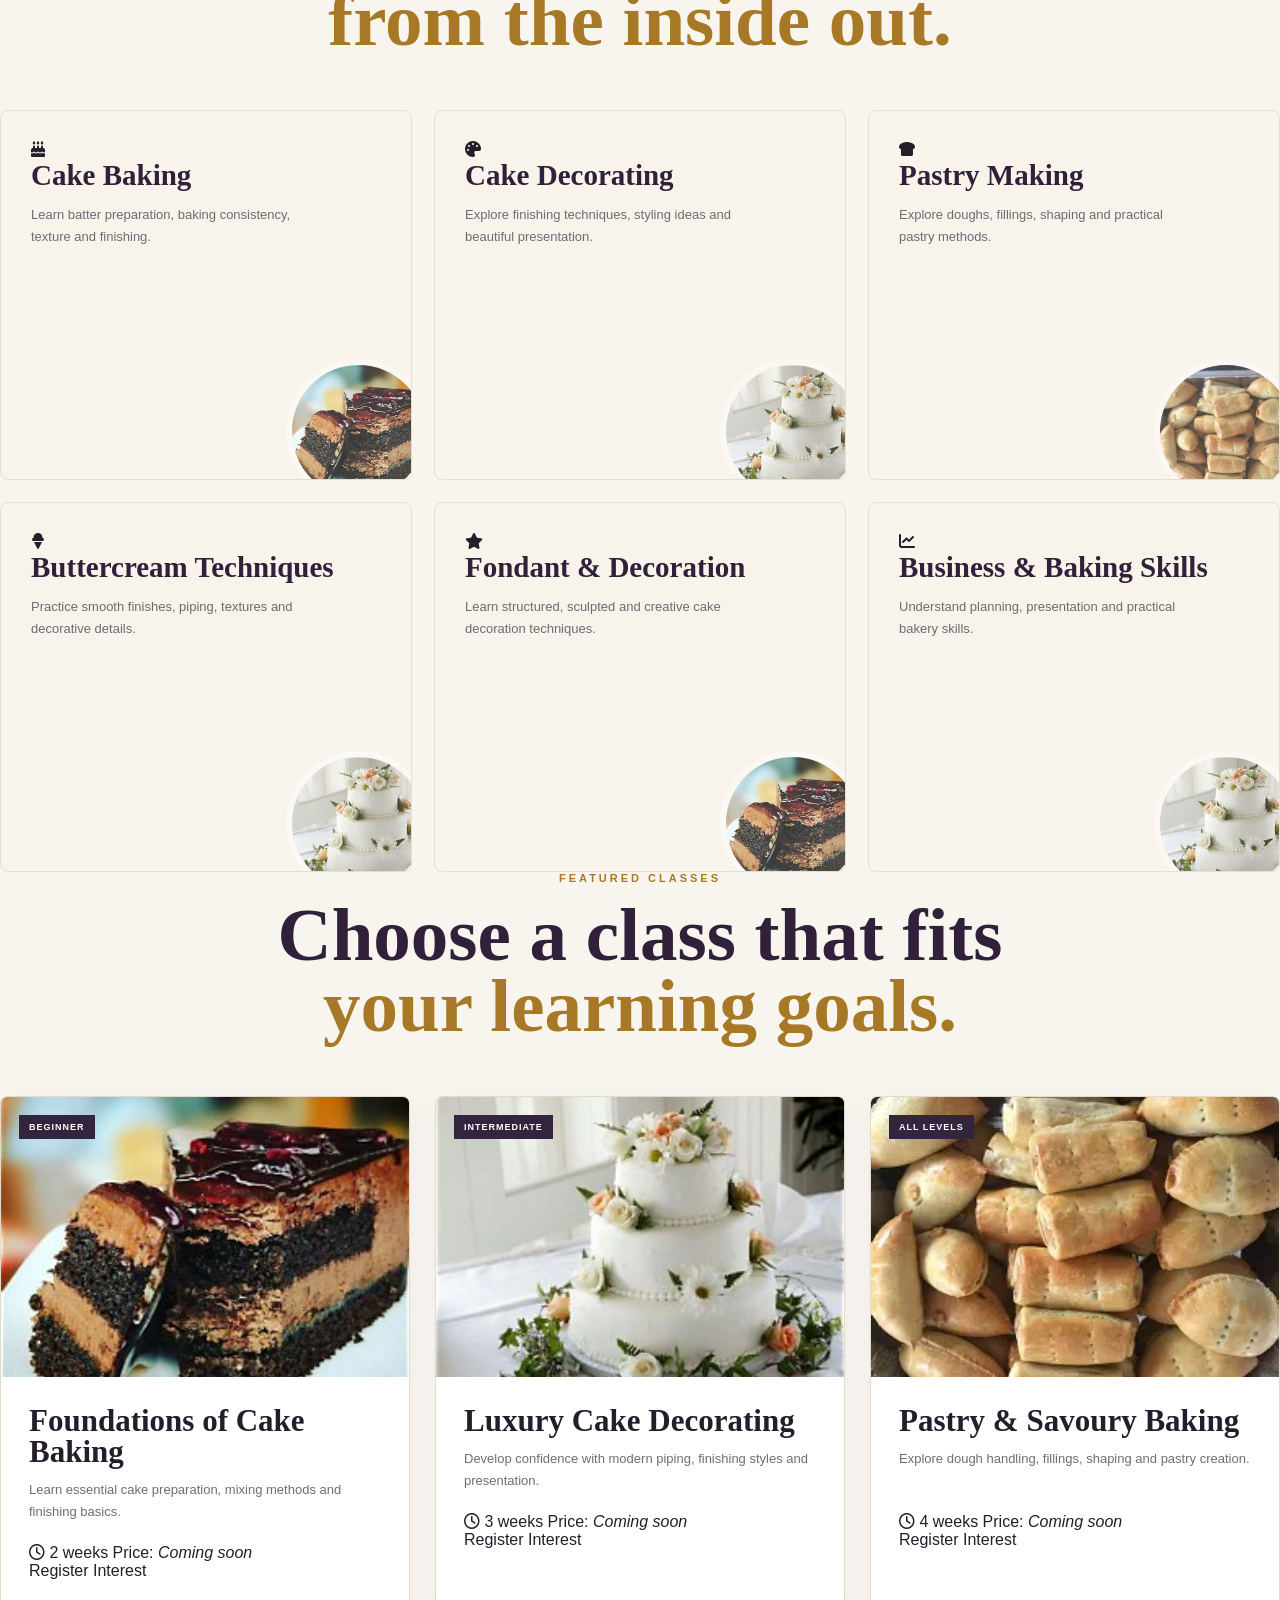
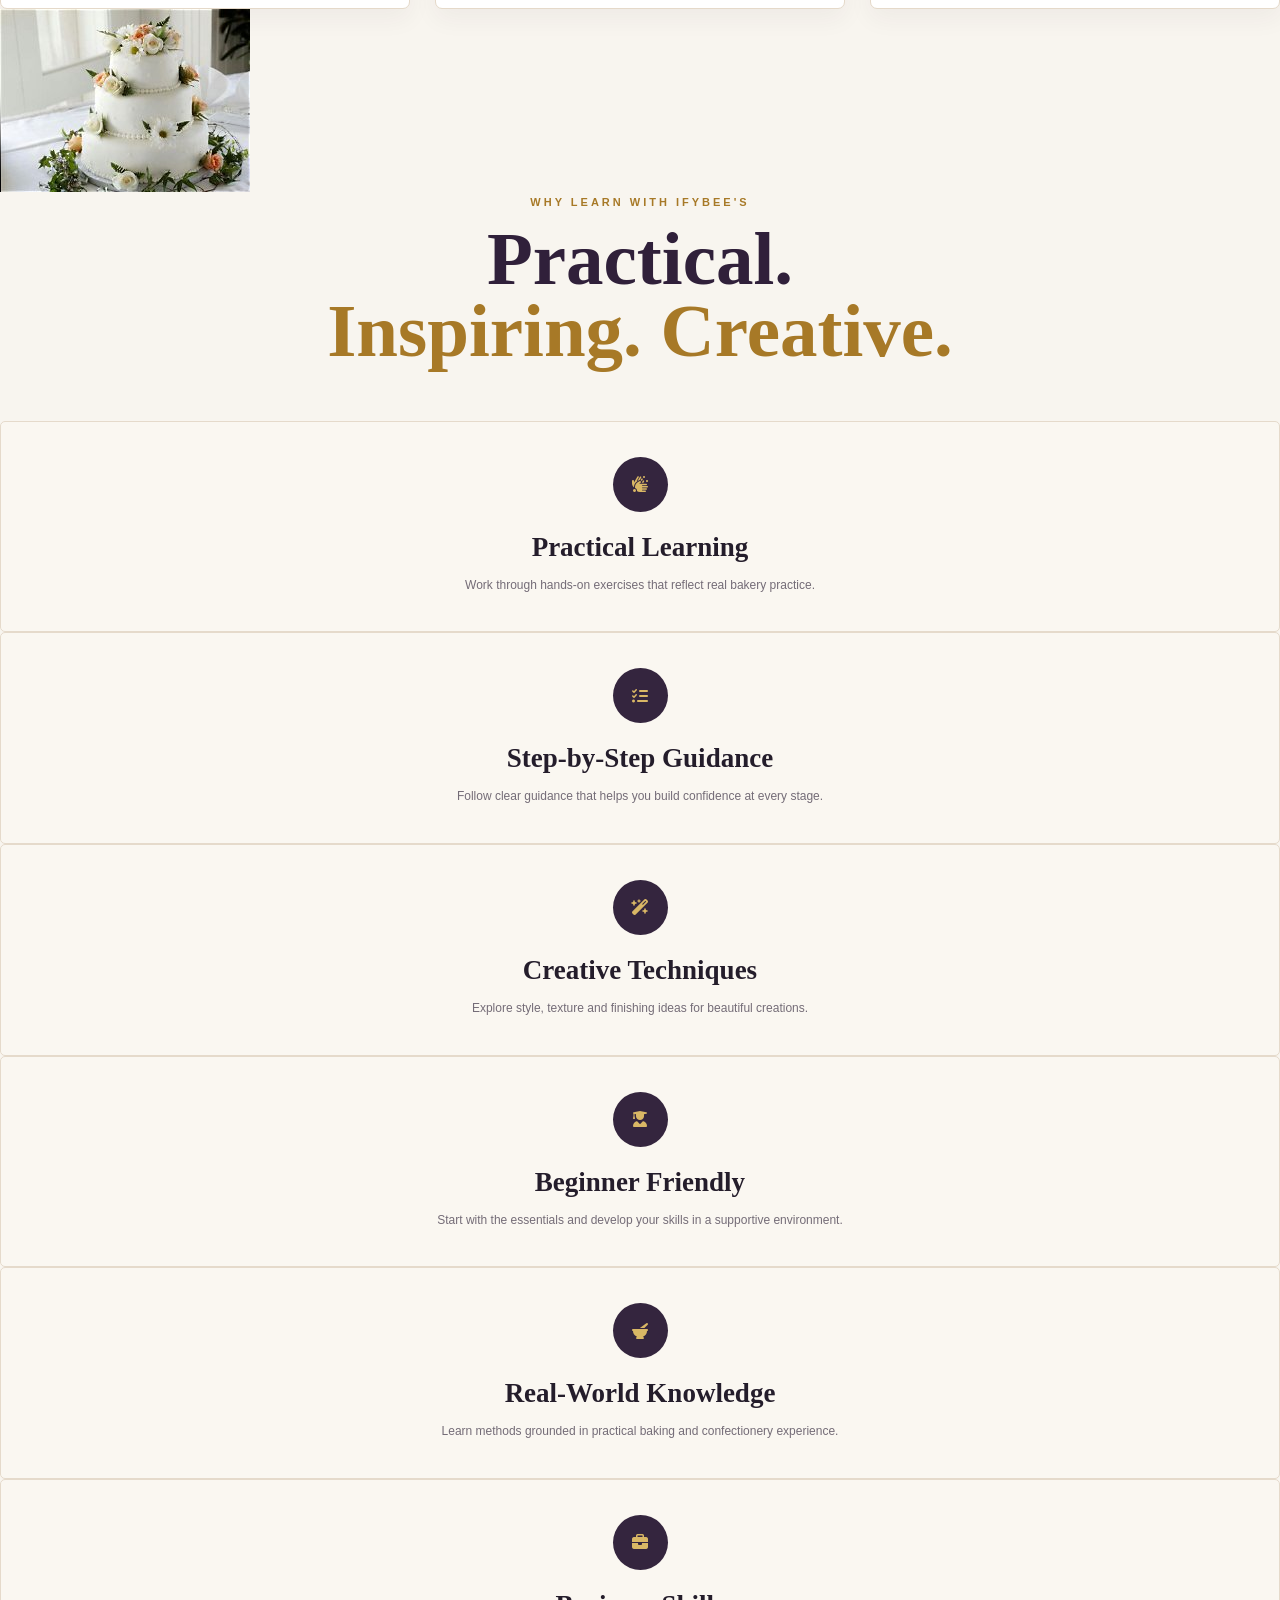
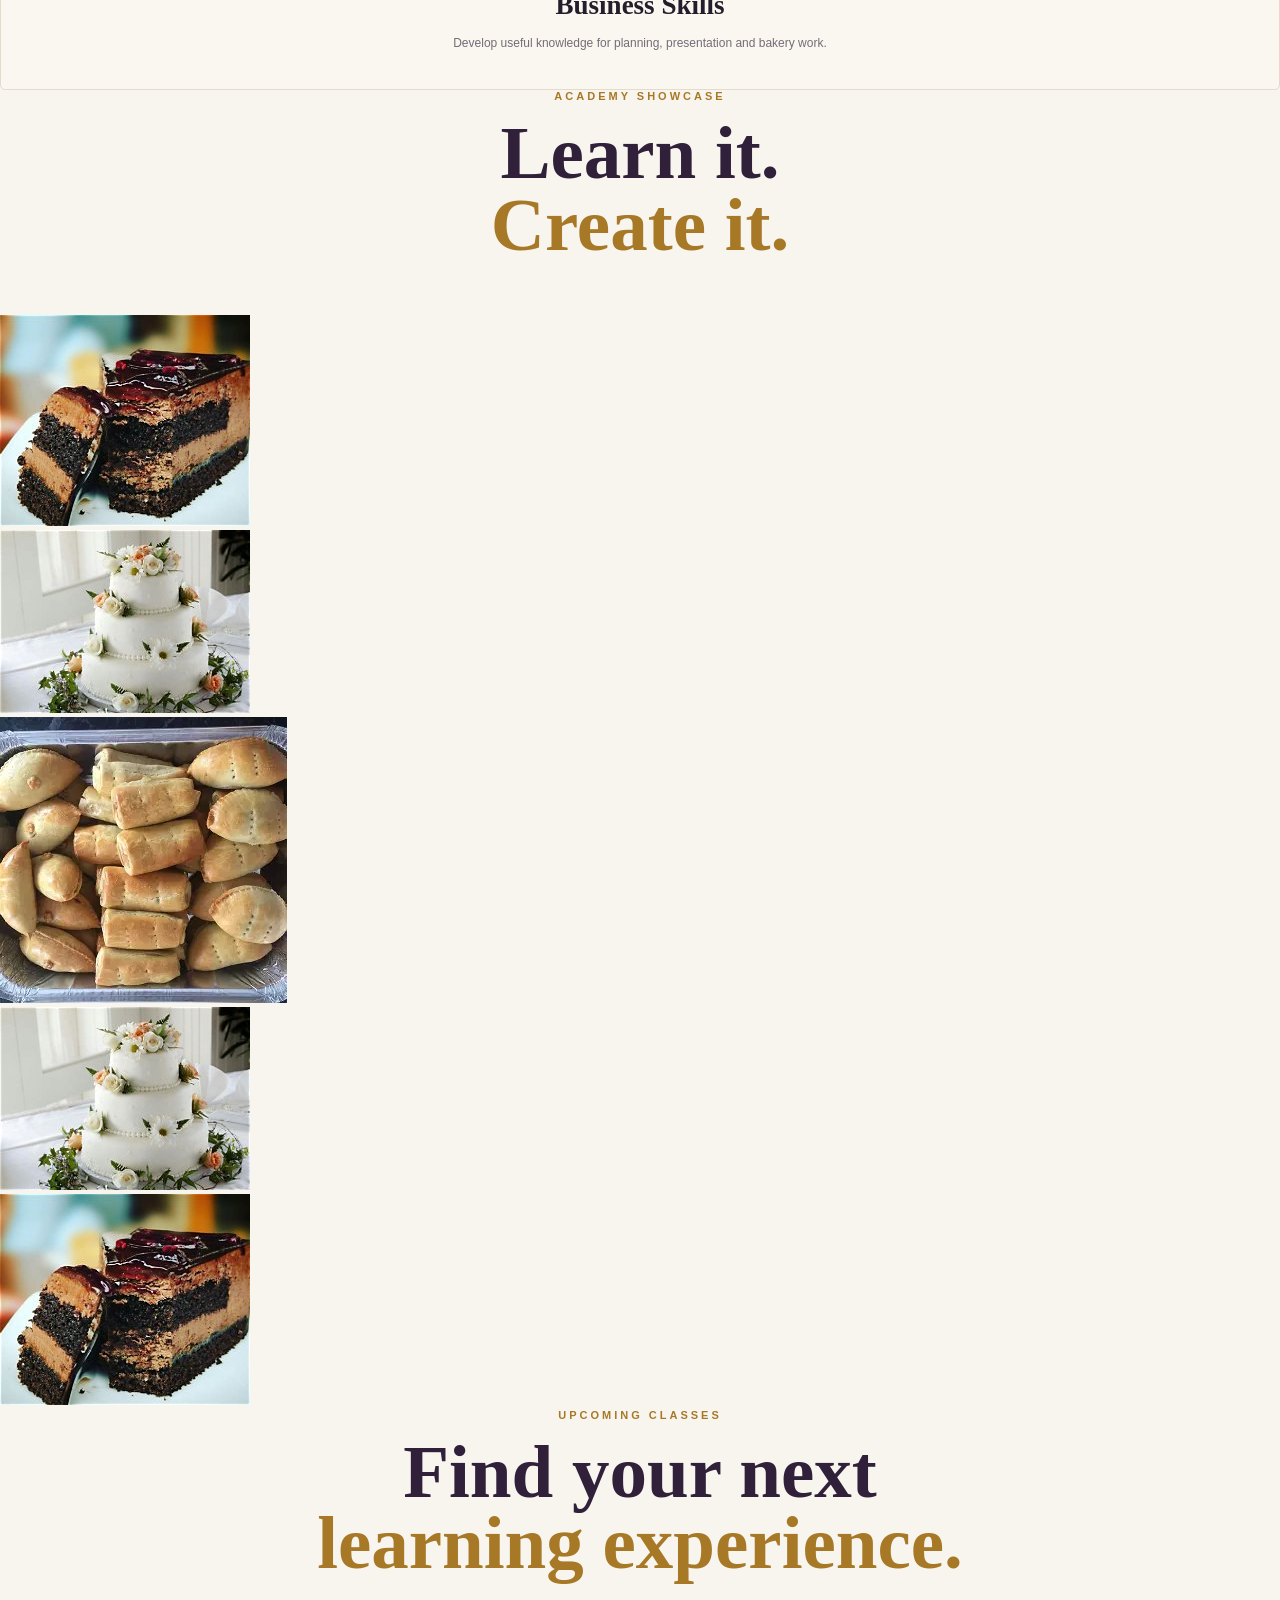
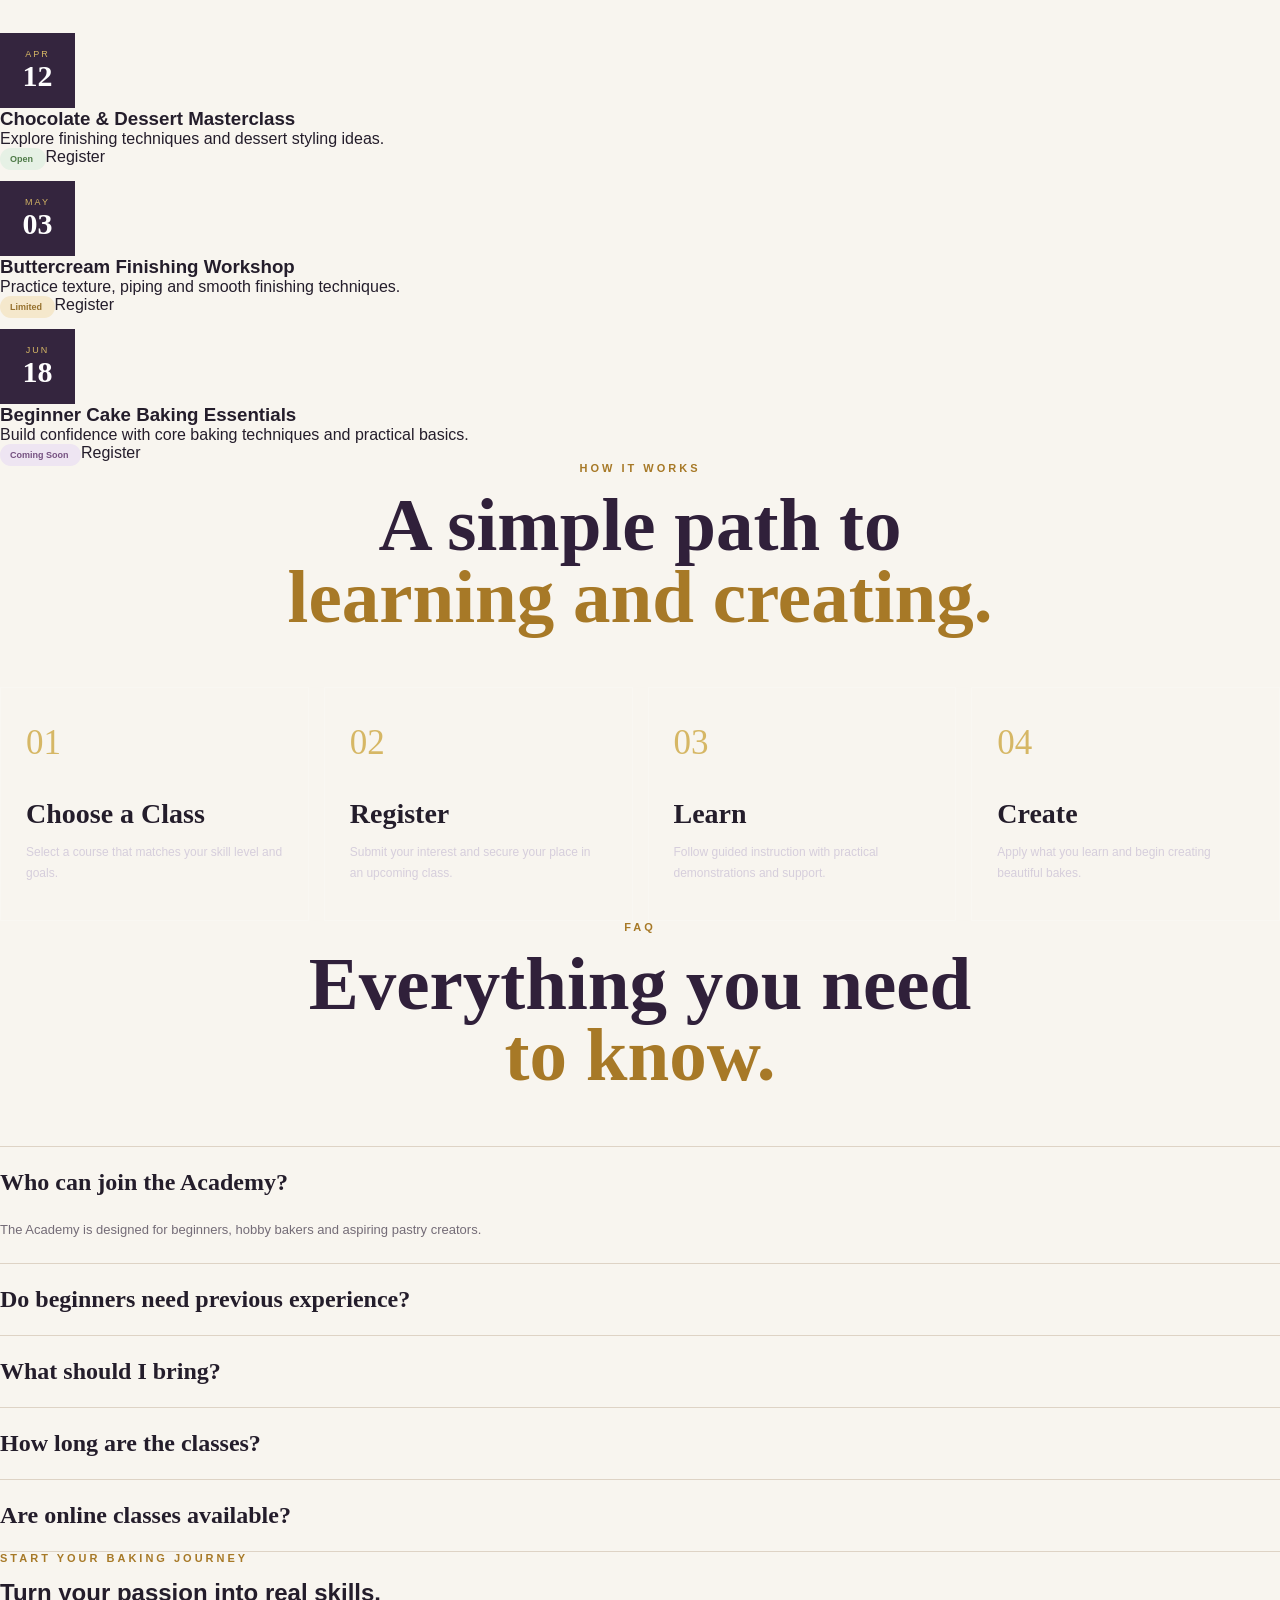
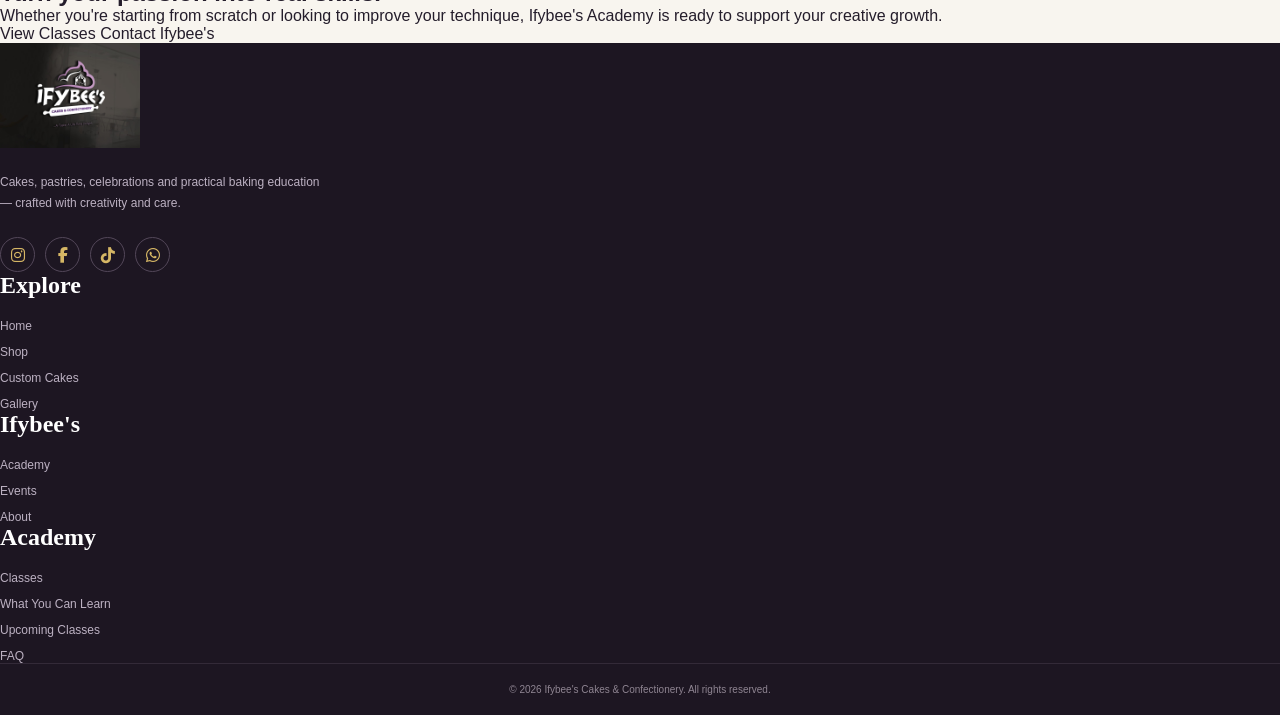
<file: HTML/academy.html>
<!DOCTYPE html>
<html lang="en">

<head>

  <meta charset="UTF-8">

  <meta name="viewport" content="width=device-width, initial-scale=1.0">

  <meta name="description" content="Learn baking, cake decorating and pastry skills at Ifybee's Academy.">

  <title>Ifybee's Academy | Ifybee's Cakes & Confectionery</title>

  <link rel="stylesheet" href="https://cdnjs.cloudflare.com/ajax/libs/font-awesome/6.5.2/css/all.min.css">
  <link rel="stylesheet" href="/css/academy.css">
  <link rel="stylesheet" href="/css/responsiveness.css">
</head>


<body>

  <!-- ==================== NAVIGATION ==================== -->

  <header class="navbar">

    <a href="Homepage.html" class="logo" aria-label="Ifybee's Cakes & Confectionery">

      <img src="/IMAGES/ifybeeslogo.jpg" alt="Ifybee's Cakes & Confectionery">

    </a>


    <div class="nav-actions">

      <button class="cart-button" type="button" aria-label="Shopping bag">

        <i class="fa-solid fa-bag-shopping" aria-hidden="true"></i>

      </button>


      <button class="menu-button" type="button" aria-label="Open navigation menu" aria-expanded="false"
        aria-controls="site-menu">

        <i class="fa-solid fa-bars" aria-hidden="true"></i>

      </button>

    </div>

  </header>


  <!-- ==================== SIDE MENU ==================== -->

  <div class="menu-overlay"></div>


  <aside class="side-menu" id="site-menu" aria-hidden="true">

    <div class="side-menu-header">

      <span>IFYBEE'S</span>

      <button class="close-menu" type="button" aria-label="Close navigation menu">

        <i class="fa-solid fa-xmark" aria-hidden="true"></i>

      </button>

    </div>


    <nav class="side-menu-links" aria-label="Main navigation">

      <a href="index.html">Home</a>

      <a href="shop.html">Shop</a>

      <a href="customcakes.html">Custom Cakes</a>

      <a href="events.html">Events</a>

      <a href="gallery.html">Gallery</a>

      <a href="about.html">About</a>

    </nav>


    <div class="side-menu-footer">

      <p>
        Ready to learn something new?
      </p>

      <a href="#join" class="menu-order-button">
        Join the Academy
      </a>

    </div>

  </aside>


  <main>


    <!-- ==================== HERO ==================== -->

    <section class="academy-hero">

      <div class="hero-background"></div>

      <div class="hero-overlay"></div>


      <div class="academy-container hero-grid">

        <div class="hero-copy reveal-item">

          <p class="section-label">
            IFYBEE'S ACADEMY
          </p>


          <h1>
            Learn the art.
            <span>Master the craft.</span>
          </h1>


          <p class="hero-text">
            Discover practical baking techniques, cake
            decorating, pastry craft and creative skills
            in a learning environment designed to help
            you grow.
          </p>


          <div class="hero-actions">

            <a href="#classes" class="btn btn-primary">
              Explore Classes
            </a>


            <a href="#join" class="btn btn-secondary">
              Join the Academy
            </a>

          </div>


          <ul class="hero-meta" aria-label="Academy highlights">

            <li>
              <i class="fa-solid fa-check" aria-hidden="true"></i>

              Hands-on learning
            </li>

            <li>
              <i class="fa-solid fa-check" aria-hidden="true"></i>

              Practical techniques
            </li>

            <li>
              <i class="fa-solid fa-check" aria-hidden="true"></i>

              Creative expression
            </li>

          </ul>

        </div>


        <div class="hero-visual reveal-item">

          <div class="hero-frame">

            <img src="/IMAGES/slide/background cake.jpg" alt="Cake creation at Ifybee's Academy">


            <div class="floating-card">

              <span>
                FEATURED
              </span>

              <strong>
                Creative Baking Courses
              </strong>

            </div>

          </div>

        </div>

      </div>

    </section>



    <!-- ==================== ABOUT ==================== -->

    <section class="academy-about" id="about">

      <div class="academy-container about-grid">

        <div class="about-copy reveal-item">

          <p class="section-label">
            ABOUT THE ACADEMY
          </p>


          <h2>
            Where passion meets
            <span>professional baking.</span>
          </h2>


          <p>
            Ifybee's Academy is a creative learning space
            for people who want to build confidence in
            baking, decorating and crafting beautiful
            desserts.
          </p>


          <p>
            Our goal is to help learners understand the
            fundamentals, explore new techniques and turn
            their interest in baking into useful,
            real-world skills.
          </p>


          <p>
            We focus on practical learning that balances
            instruction with hands-on application, giving
            beginners a strong foundation while leaving
            room for experienced bakers to grow.
          </p>

        </div>


        <div class="about-visual reveal-item">

          <div class="image-panel">

            <img src="/IMAGES/cakes/cake image 3.jpg" alt="Cake creation at Ifybee's Academy">

          </div>

        </div>

      </div>

    </section>



    <!-- ==================== WHAT YOU CAN LEARN ==================== -->

    <section class="academy-learn" id="learn">

      <div class="academy-container">

        <div class="section-heading reveal-item">

          <p class="section-label">
            WHAT YOU CAN LEARN
          </p>


          <h2>
            Build your baking skills
            <span>from the inside out.</span>
          </h2>

        </div>


        <div class="learn-grid">


          <article class="learn-card reveal-item">

            <div class="card-icon">
              <i class="fa-solid fa-cake-candles" aria-hidden="true"></i>
            </div>

            <h3>
              Cake Baking
            </h3>

            <p>
              Learn batter preparation, baking
              consistency, texture and finishing.
            </p>

            <img src="/IMAGES/cakes/cake image 3.jpg" alt="Cake baking" loading="lazy">

          </article>


          <article class="learn-card reveal-item">

            <div class="card-icon gold">
              <i class="fa-solid fa-palette" aria-hidden="true"></i>
            </div>

            <h3>
              Cake Decorating
            </h3>

            <p>
              Explore finishing techniques, styling
              ideas and beautiful presentation.
            </p>

            <img src="/IMAGES/slide/background cake.jpg" alt="Cake decorating" loading="lazy">

          </article>


          <article class="learn-card reveal-item">

            <div class="card-icon">
              <i class="fa-solid fa-bread-slice" aria-hidden="true"></i>
            </div>

            <h3>
              Pastry Making
            </h3>

            <p>
              Explore doughs, fillings, shaping and
              practical pastry methods.
            </p>

            <img src="/IMAGES/pastries/meatpie.webp" alt="Pastry making" loading="lazy">

          </article>


          <article class="learn-card reveal-item">

            <div class="card-icon gold">
              <i class="fa-solid fa-ice-cream" aria-hidden="true"></i>
            </div>

            <h3>
              Buttercream Techniques
            </h3>

            <p>
              Practice smooth finishes, piping,
              textures and decorative details.
            </p>

            <img src="/IMAGES/slide/background cake.jpg" alt="Buttercream cake" loading="lazy">

          </article>


          <article class="learn-card reveal-item">

            <div class="card-icon">
              <i class="fa-solid fa-star" aria-hidden="true"></i>
            </div>

            <h3>
              Fondant & Decoration
            </h3>

            <p>
              Learn structured, sculpted and creative
              cake decoration techniques.
            </p>

            <img src="/IMAGES/cakes/cake image 3.jpg" alt="Fondant decoration" loading="lazy">

          </article>


          <article class="learn-card reveal-item">

            <div class="card-icon gold">
              <i class="fa-solid fa-chart-line" aria-hidden="true"></i>
            </div>

            <h3>
              Business & Baking Skills
            </h3>

            <p>
              Understand planning, presentation and
              practical bakery skills.
            </p>

            <img src="/IMAGES/slide/background cake.jpg" alt="Baking business skills" loading="lazy">

          </article>

        </div>

      </div>

    </section>



    <!-- ==================== CLASSES ==================== -->

    <section class="featured-classes" id="classes">

      <div class="academy-container">

        <div class="section-heading reveal-item">

          <p class="section-label">
            FEATURED CLASSES
          </p>


          <h2>
            Choose a class that fits
            <span>your learning goals.</span>
          </h2>

        </div>


        <div class="class-grid">


          <article class="class-card reveal-item">

            <div class="class-image">

              <img src="/IMAGES/cakes/cake image 3.jpg" alt="Beginner cake baking class" loading="lazy">

              <span class="class-level">
                BEGINNER
              </span>

            </div>


            <div class="class-body">

              <h3>
                Foundations of Cake Baking
              </h3>

              <p>
                Learn essential cake preparation,
                mixing methods and finishing basics.
              </p>


              <div class="class-meta">

                <span>
                  <i class="fa-regular fa-clock" aria-hidden="true"></i>

                  2 weeks
                </span>

                <span>
                  Price:
                  <em>Coming soon</em>
                </span>

              </div>


              <a href="#join" class="btn btn-primary small">
                Register Interest
              </a>

            </div>

          </article>



          <article class="class-card reveal-item">

            <div class="class-image">

              <img src="/IMAGES/slide/background cake.jpg" alt="Luxury cake decorating class" loading="lazy">

              <span class="class-level">
                INTERMEDIATE
              </span>

            </div>


            <div class="class-body">

              <h3>
                Luxury Cake Decorating
              </h3>

              <p>
                Develop confidence with modern piping,
                finishing styles and presentation.
              </p>


              <div class="class-meta">

                <span>
                  <i class="fa-regular fa-clock" aria-hidden="true"></i>

                  3 weeks
                </span>

                <span>
                  Price:
                  <em>Coming soon</em>
                </span>

              </div>


              <a href="#join" class="btn btn-primary small">
                Register Interest
              </a>

            </div>

          </article>



          <article class="class-card reveal-item">

            <div class="class-image">

              <img src="/IMAGES/pastries/meatpie.webp" alt="Pastry baking class" loading="lazy">

              <span class="class-level">
                ALL LEVELS
              </span>

            </div>


            <div class="class-body">

              <h3>
                Pastry & Savoury Baking
              </h3>

              <p>
                Explore dough handling, fillings,
                shaping and pastry creation.
              </p>


              <div class="class-meta">

                <span>
                  <i class="fa-regular fa-clock" aria-hidden="true"></i>

                  4 weeks
                </span>

                <span>
                  Price:
                  <em>Coming soon</em>
                </span>

              </div>


              <a href="#join" class="btn btn-primary small">
                Register Interest
              </a>

            </div>

          </article>

        </div>

      </div>

    </section>



    <!-- ==================== VIDEO ==================== -->

    <section class="video-showcase">

      <div class="academy-container">

        <div class="video-inner reveal-item">

          <video controls preload="metadata" poster="/IMAGES/slide/background cake.jpg"
            aria-label="Ifybee's Academy video">

            <source src="" type="video/mp4">

            Your browser does not support video.

          </video>


          <div class="video-overlay">

            <button class="play-button" type="button" aria-label="Play academy video">

              <i class="fa-solid fa-play" aria-hidden="true"></i>

            </button>


            <p>
              See how our classes come to life.
            </p>

          </div>

        </div>

      </div>

    </section>



    <!-- ==================== BENEFITS ==================== -->

    <section class="benefits">

      <div class="academy-container">

        <div class="section-heading center reveal-item">

          <p class="section-label">
            WHY LEARN WITH IFYBEE'S
          </p>


          <h2>
            Practical.
            <span>Inspiring. Creative.</span>
          </h2>

        </div>


        <div class="benefit-grid">


          <article class="benefit-card reveal-item">

            <div class="benefit-icon">

              <i class="fa-solid fa-hands-bubbles" aria-hidden="true"></i>

            </div>

            <h3>
              Practical Learning
            </h3>

            <p>
              Work through hands-on exercises that
              reflect real bakery practice.
            </p>

          </article>


          <article class="benefit-card reveal-item">

            <div class="benefit-icon">

              <i class="fa-solid fa-list-check" aria-hidden="true"></i>

            </div>

            <h3>
              Step-by-Step Guidance
            </h3>

            <p>
              Follow clear guidance that helps you
              build confidence at every stage.
            </p>

          </article>


          <article class="benefit-card reveal-item">

            <div class="benefit-icon">

              <i class="fa-solid fa-wand-magic-sparkles" aria-hidden="true"></i>

            </div>

            <h3>
              Creative Techniques
            </h3>

            <p>
              Explore style, texture and finishing
              ideas for beautiful creations.
            </p>

          </article>


          <article class="benefit-card reveal-item">

            <div class="benefit-icon">

              <i class="fa-solid fa-user-graduate" aria-hidden="true"></i>

            </div>

            <h3>
              Beginner Friendly
            </h3>

            <p>
              Start with the essentials and develop
              your skills in a supportive environment.
            </p>

          </article>


          <article class="benefit-card reveal-item">

            <div class="benefit-icon">

              <i class="fa-solid fa-mortar-pestle" aria-hidden="true"></i>

            </div>

            <h3>
              Real-World Knowledge
            </h3>

            <p>
              Learn methods grounded in practical
              baking and confectionery experience.
            </p>

          </article>


          <article class="benefit-card reveal-item">

            <div class="benefit-icon">

              <i class="fa-solid fa-briefcase" aria-hidden="true"></i>

            </div>

            <h3>
              Business Skills
            </h3>

            <p>
              Develop useful knowledge for planning,
              presentation and bakery work.
            </p>

          </article>

        </div>

      </div>

    </section>



    <!-- ==================== SHOWCASE ==================== -->

    <section class="showcase" id="gallery">

      <div class="academy-container">

        <div class="section-heading reveal-item">

          <p class="section-label">
            ACADEMY SHOWCASE
          </p>


          <h2>
            Learn it.
            <span>Create it.</span>
          </h2>

        </div>


        <div class="gallery-grid">

          <figure class="gallery-item tall reveal-item">

            <img src="/IMAGES/cakes/cake image 3.jpg" alt="Cake showcase" loading="lazy">

          </figure>


          <figure class="gallery-item reveal-item">

            <img src="/IMAGES/slide/background cake.jpg" alt="Decorated cake" loading="lazy">

          </figure>


          <figure class="gallery-item reveal-item">

            <img src="/IMAGES/pastries/meatpie.webp" alt="Pastry creation" loading="lazy">

          </figure>


          <figure class="gallery-item wide reveal-item">

            <img src="/IMAGES/slide/background cake.jpg" alt="Baking creation" loading="lazy">

          </figure>


          <figure class="gallery-item reveal-item">

            <img src="/IMAGES/cakes/cake image 3.jpg" alt="Cake decoration" loading="lazy">

          </figure>

        </div>

      </div>

    </section>



    <!-- ==================== UPCOMING ==================== -->

    <section class="upcoming" id="upcoming">

      <div class="academy-container">

        <div class="section-heading reveal-item">

          <p class="section-label">
            UPCOMING CLASSES
          </p>


          <h2>
            Find your next
            <span>learning experience.</span>
          </h2>

        </div>


        <div class="upcoming-list">


          <article class="upcoming-item reveal-item">

            <div class="date-box">

              <span>
                APR
              </span>

              <strong>
                12
              </strong>

            </div>


            <div class="upcoming-copy">

              <h3>
                Chocolate & Dessert Masterclass
              </h3>

              <p>
                Explore finishing techniques and
                dessert styling ideas.
              </p>

            </div>


            <div class="upcoming-meta">

              <span class="status open">
                Open
              </span>

              <a href="#join" class="btn btn-secondary small">
                Register
              </a>

            </div>

          </article>



          <article class="upcoming-item reveal-item">

            <div class="date-box">

              <span>
                MAY
              </span>

              <strong>
                03
              </strong>

            </div>


            <div class="upcoming-copy">

              <h3>
                Buttercream Finishing Workshop
              </h3>

              <p>
                Practice texture, piping and smooth
                finishing techniques.
              </p>

            </div>


            <div class="upcoming-meta">

              <span class="status limited">
                Limited
              </span>

              <a href="#join" class="btn btn-secondary small">
                Register
              </a>

            </div>

          </article>



          <article class="upcoming-item reveal-item">

            <div class="date-box">

              <span>
                JUN
              </span>

              <strong>
                18
              </strong>

            </div>


            <div class="upcoming-copy">

              <h3>
                Beginner Cake Baking Essentials
              </h3>

              <p>
                Build confidence with core baking
                techniques and practical basics.
              </p>

            </div>


            <div class="upcoming-meta">

              <span class="status soon">
                Coming Soon
              </span>

              <a href="#join" class="btn btn-secondary small">
                Register
              </a>

            </div>

          </article>

        </div>

      </div>

    </section>



    <!-- ==================== PROCESS ==================== -->

    <section class="academy-process">

      <div class="academy-container">

        <div class="section-heading center reveal-item">

          <p class="section-label">
            HOW IT WORKS
          </p>


          <h2>
            A simple path to
            <span>learning and creating.</span>
          </h2>

        </div>


        <div class="process-grid">


          <article class="process-card reveal-item">

            <span>
              01
            </span>

            <h3>
              Choose a Class
            </h3>

            <p>
              Select a course that matches your
              skill level and goals.
            </p>

          </article>


          <article class="process-card reveal-item">

            <span>
              02
            </span>

            <h3>
              Register
            </h3>

            <p>
              Submit your interest and secure your
              place in an upcoming class.
            </p>

          </article>


          <article class="process-card reveal-item">

            <span>
              03
            </span>

            <h3>
              Learn
            </h3>

            <p>
              Follow guided instruction with practical
              demonstrations and support.
            </p>

          </article>


          <article class="process-card reveal-item">

            <span>
              04
            </span>

            <h3>
              Create
            </h3>

            <p>
              Apply what you learn and begin creating
              beautiful bakes.
            </p>

          </article>

        </div>

      </div>

    </section>



    <!-- ==================== FAQ ==================== -->

    <section class="faq" id="faq">

      <div class="academy-container faq-grid">

        <div class="section-heading reveal-item">

          <p class="section-label">
            FAQ
          </p>


          <h2>
            Everything you need
            <span>to know.</span>
          </h2>

        </div>


        <div class="faq-list reveal-item">


          <details open>

            <summary>
              Who can join the Academy?
            </summary>

            <p>
              The Academy is designed for beginners,
              hobby bakers and aspiring pastry creators.
            </p>

          </details>


          <details>

            <summary>
              Do beginners need previous experience?
            </summary>

            <p>
              No. Beginner-friendly classes are designed
              to introduce the fundamentals step by step.
            </p>

          </details>


          <details>

            <summary>
              What should I bring?
            </summary>

            <p>
              Students may be asked to bring items such
              as a notebook, apron or personal tools
              depending on the class.
            </p>

          </details>


          <details>

            <summary>
              How long are the classes?
            </summary>

            <p>
              Duration depends on the course and may
              range from individual sessions to
              multi-week programmes.
            </p>

          </details>


          <details>

            <summary>
              Are online classes available?
            </summary>

            <p>
              Learning formats will depend on the
              specific class and programme schedule.
            </p>

          </details>

        </div>

      </div>

    </section>



    <!-- ==================== FINAL CTA ==================== -->

    <section class="academy-cta" id="join">

      <div class="cta-glow"></div>


      <div class="academy-container cta-content reveal-item">

        <p class="section-label">
          START YOUR BAKING JOURNEY
        </p>


        <h2>
          Turn your passion
          <span>into real skills.</span>
        </h2>


        <p>
          Whether you're starting from scratch or looking
          to improve your technique, Ifybee's Academy is
          ready to support your creative growth.
        </p>


        <div class="cta-actions">

          <a href="#classes" class="btn btn-primary">
            View Classes
          </a>


          <a href="about.html" class="btn btn-secondary">
            Contact Ifybee's
          </a>

        </div>

      </div>

    </section>

  </main>



  <!-- ==================== FOOTER ==================== -->

  <footer class="site-footer">

    <div class="academy-container footer-grid">


      <div class="footer-brand">

        <a href="Homepage.html" class="footer-logo">

          <img src="/IMAGES/ifybeeslogo.jpg" alt="Ifybee's Cakes & Confectionery">

        </a>


        <p>
          Cakes, pastries, celebrations and practical
          baking education — crafted with creativity
          and care.
        </p>


        <div class="footer-socials">

          <a href="#" aria-label="Instagram">
            <i class="fa-brands fa-instagram" aria-hidden="true"></i>
          </a>


          <a href="#" aria-label="Facebook">
            <i class="fa-brands fa-facebook-f" aria-hidden="true"></i>
          </a>


          <a href="#" aria-label="TikTok">
            <i class="fa-brands fa-tiktok" aria-hidden="true"></i>
          </a>


          <a href="#" aria-label="WhatsApp">
            <i class="fa-brands fa-whatsapp" aria-hidden="true"></i>
          </a>

        </div>

      </div>


      <div class="footer-column">

        <h3>
          Explore
        </h3>

        <a href="index.html">
          Home
        </a>

        <a href="shop.html">
          Shop
        </a>

        <a href="customcakes.html">
          Custom Cakes
        </a>

        <a href="gallery.html">
          Gallery
        </a>

      </div>


      <div class="footer-column">

        <h3>
          Ifybee's
        </h3>

        <a href="academy.html">
          Academy
        </a>

        <a href="events.html">
          Events
        </a>

        <a href="about.html">
          About
        </a>

      </div>


      <div class="footer-column">

        <h3>
          Academy
        </h3>

        <a href="#classes">
          Classes
        </a>

        <a href="#learn">
          What You Can Learn
        </a>

        <a href="#upcoming">
          Upcoming Classes
        </a>

        <a href="#faq">
          FAQ
        </a>

      </div>

    </div>


    <div class="footer-bottom">

      <p>
        © 2026 Ifybee's Cakes & Confectionery.
        All rights reserved.
      </p>

    </div>

  </footer>


  <script src="/JS/academy.js"></script>

</body>

</html>
</file>
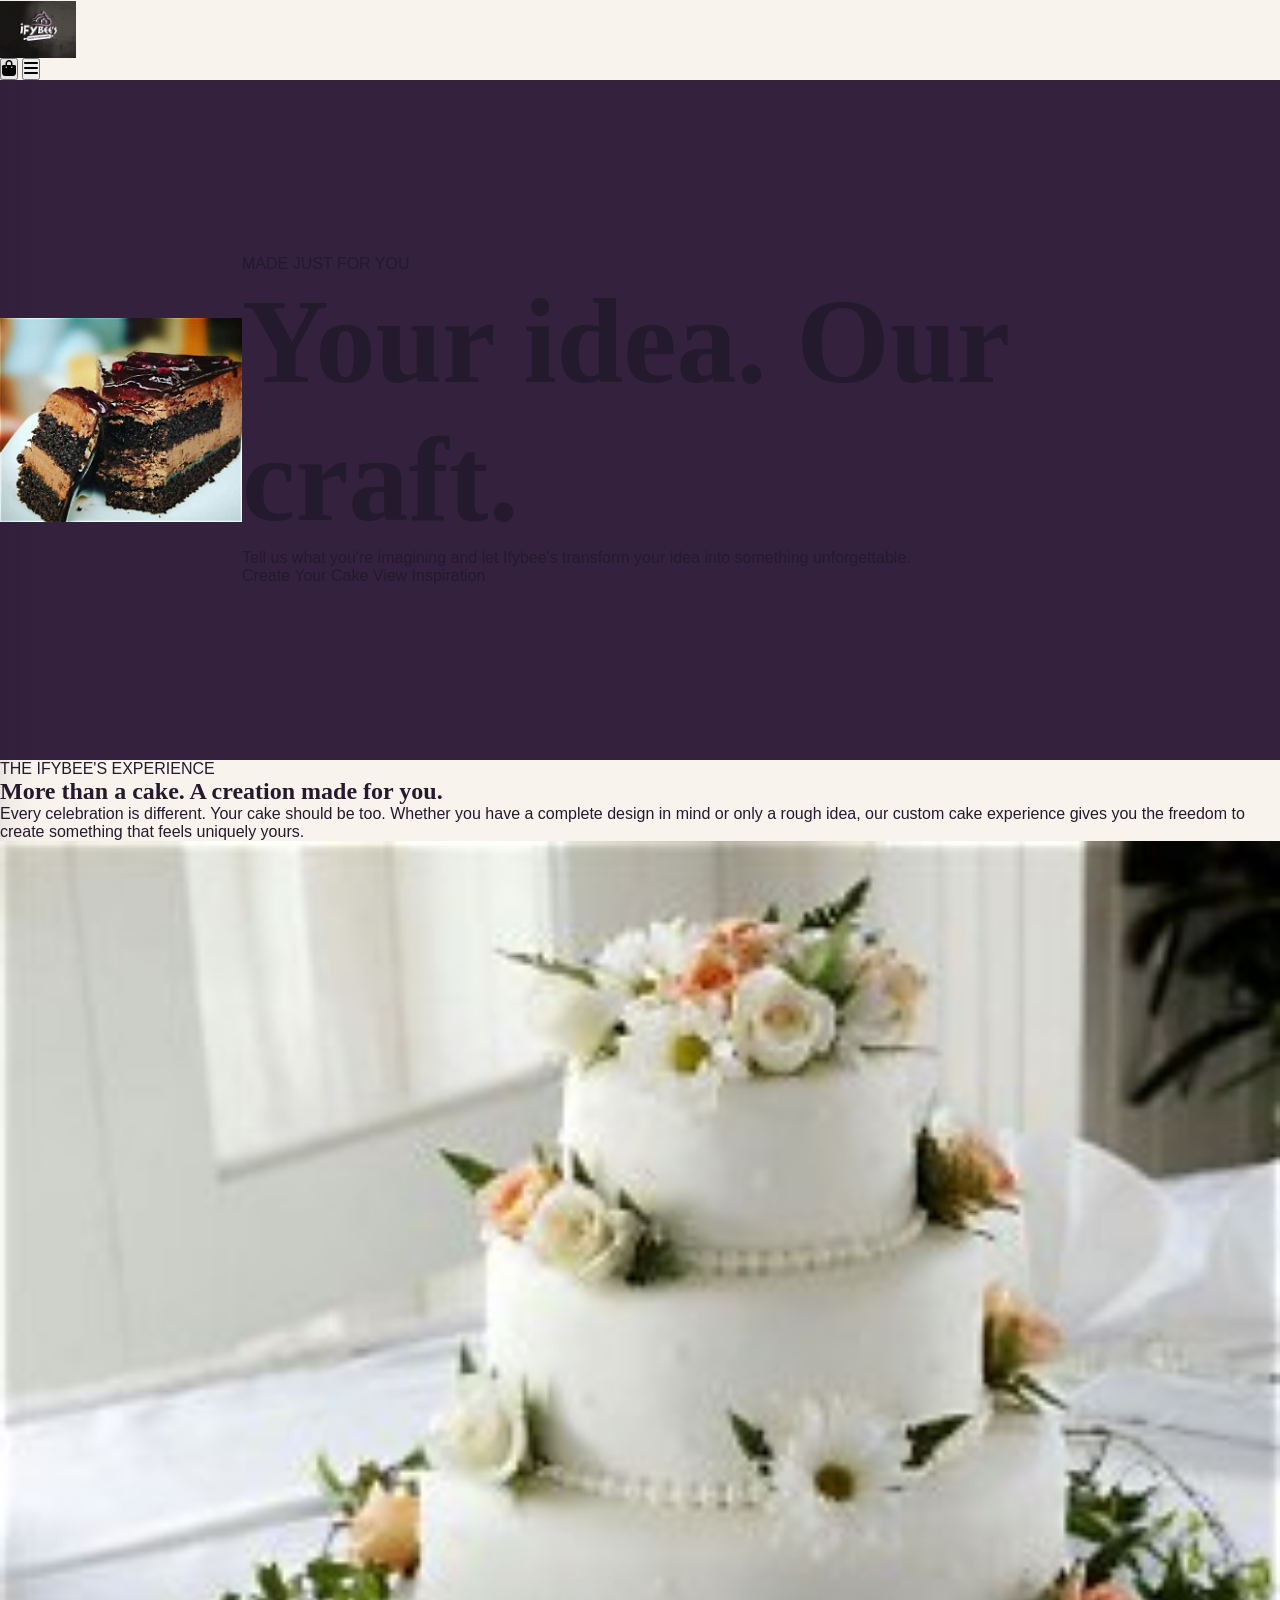
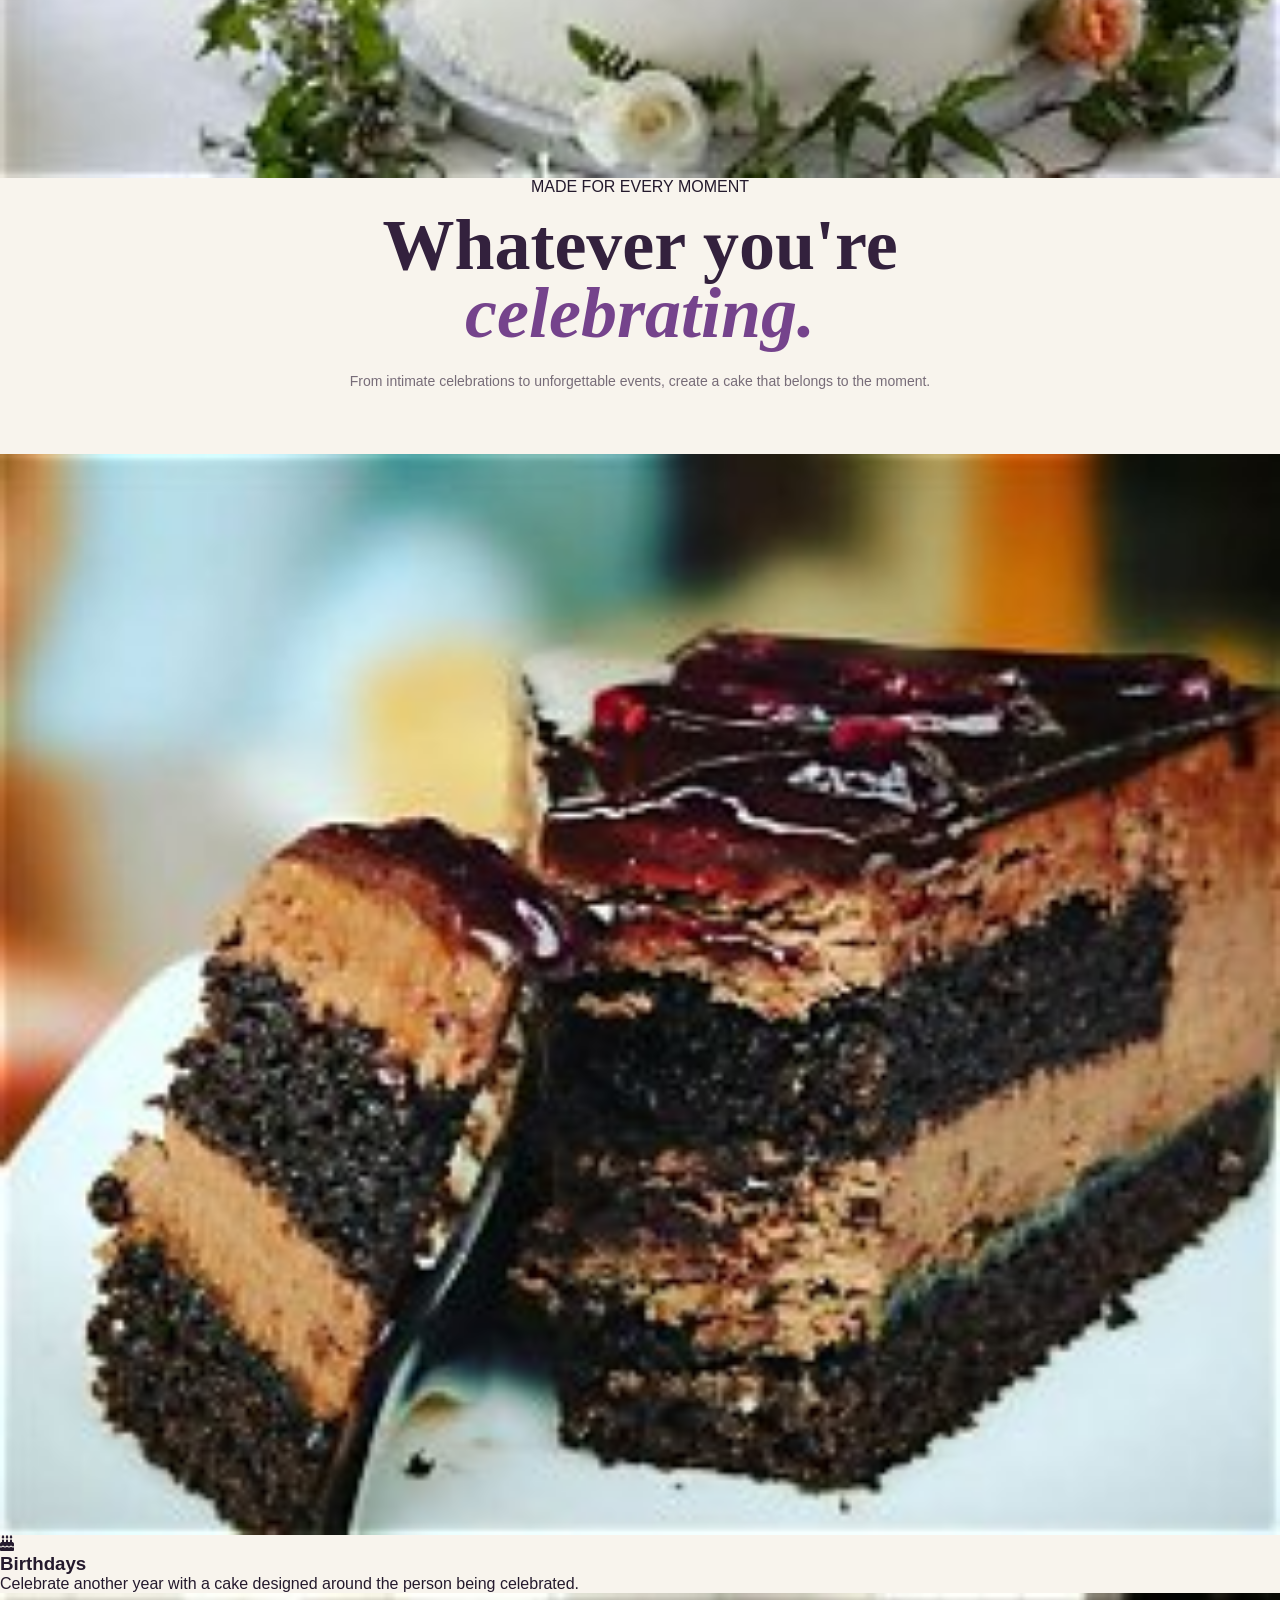
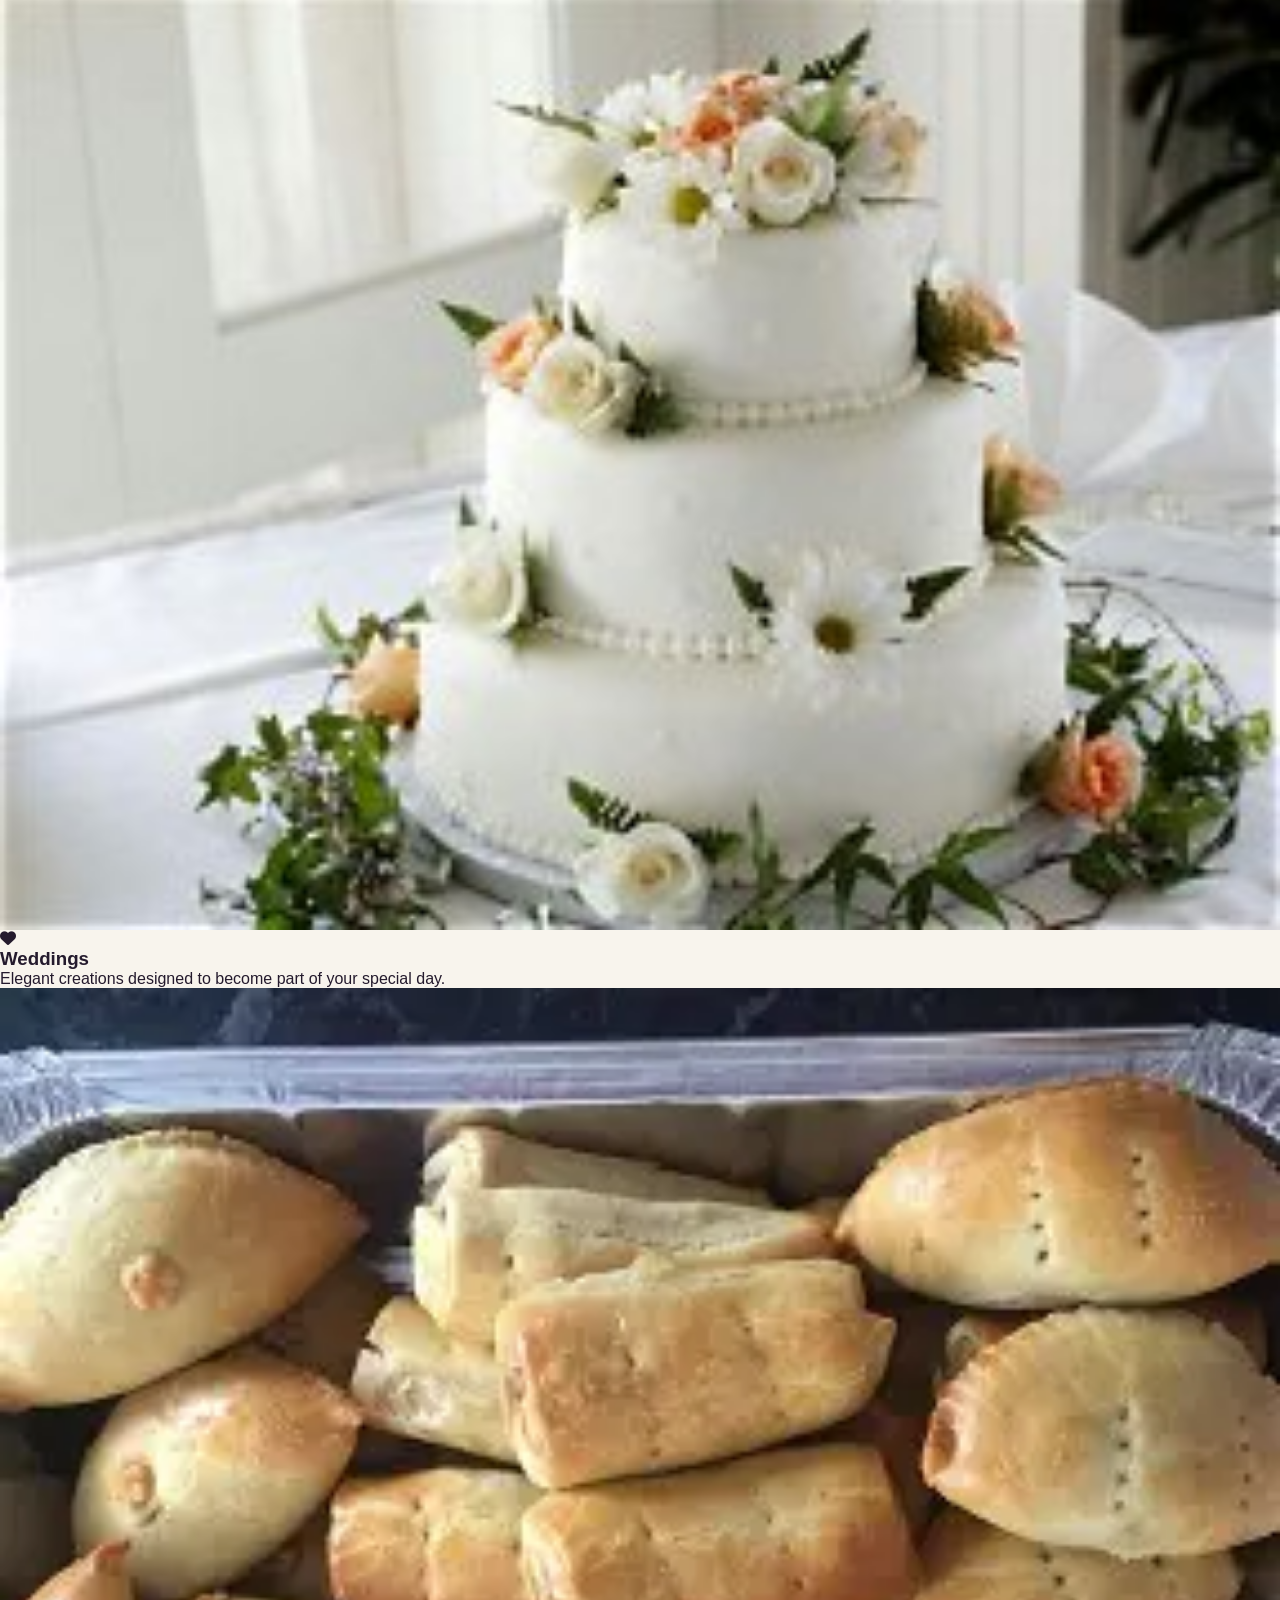
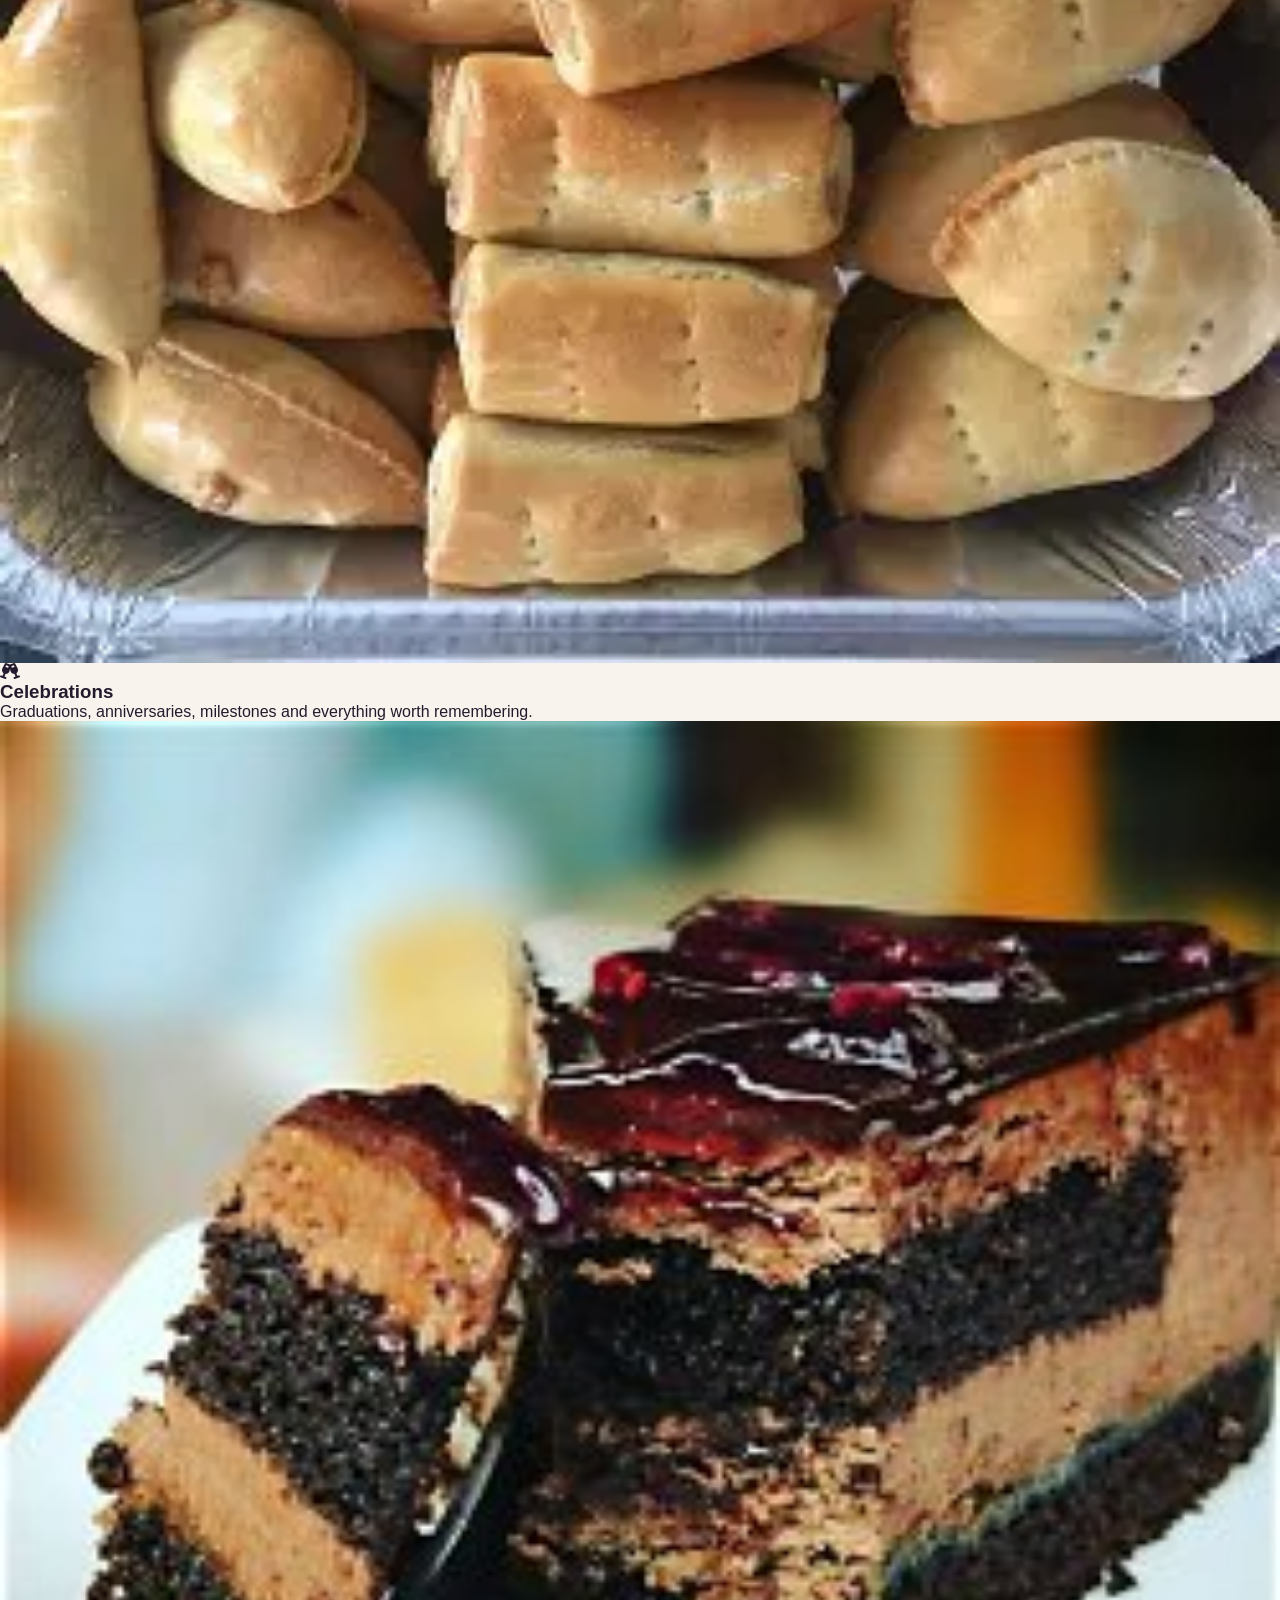
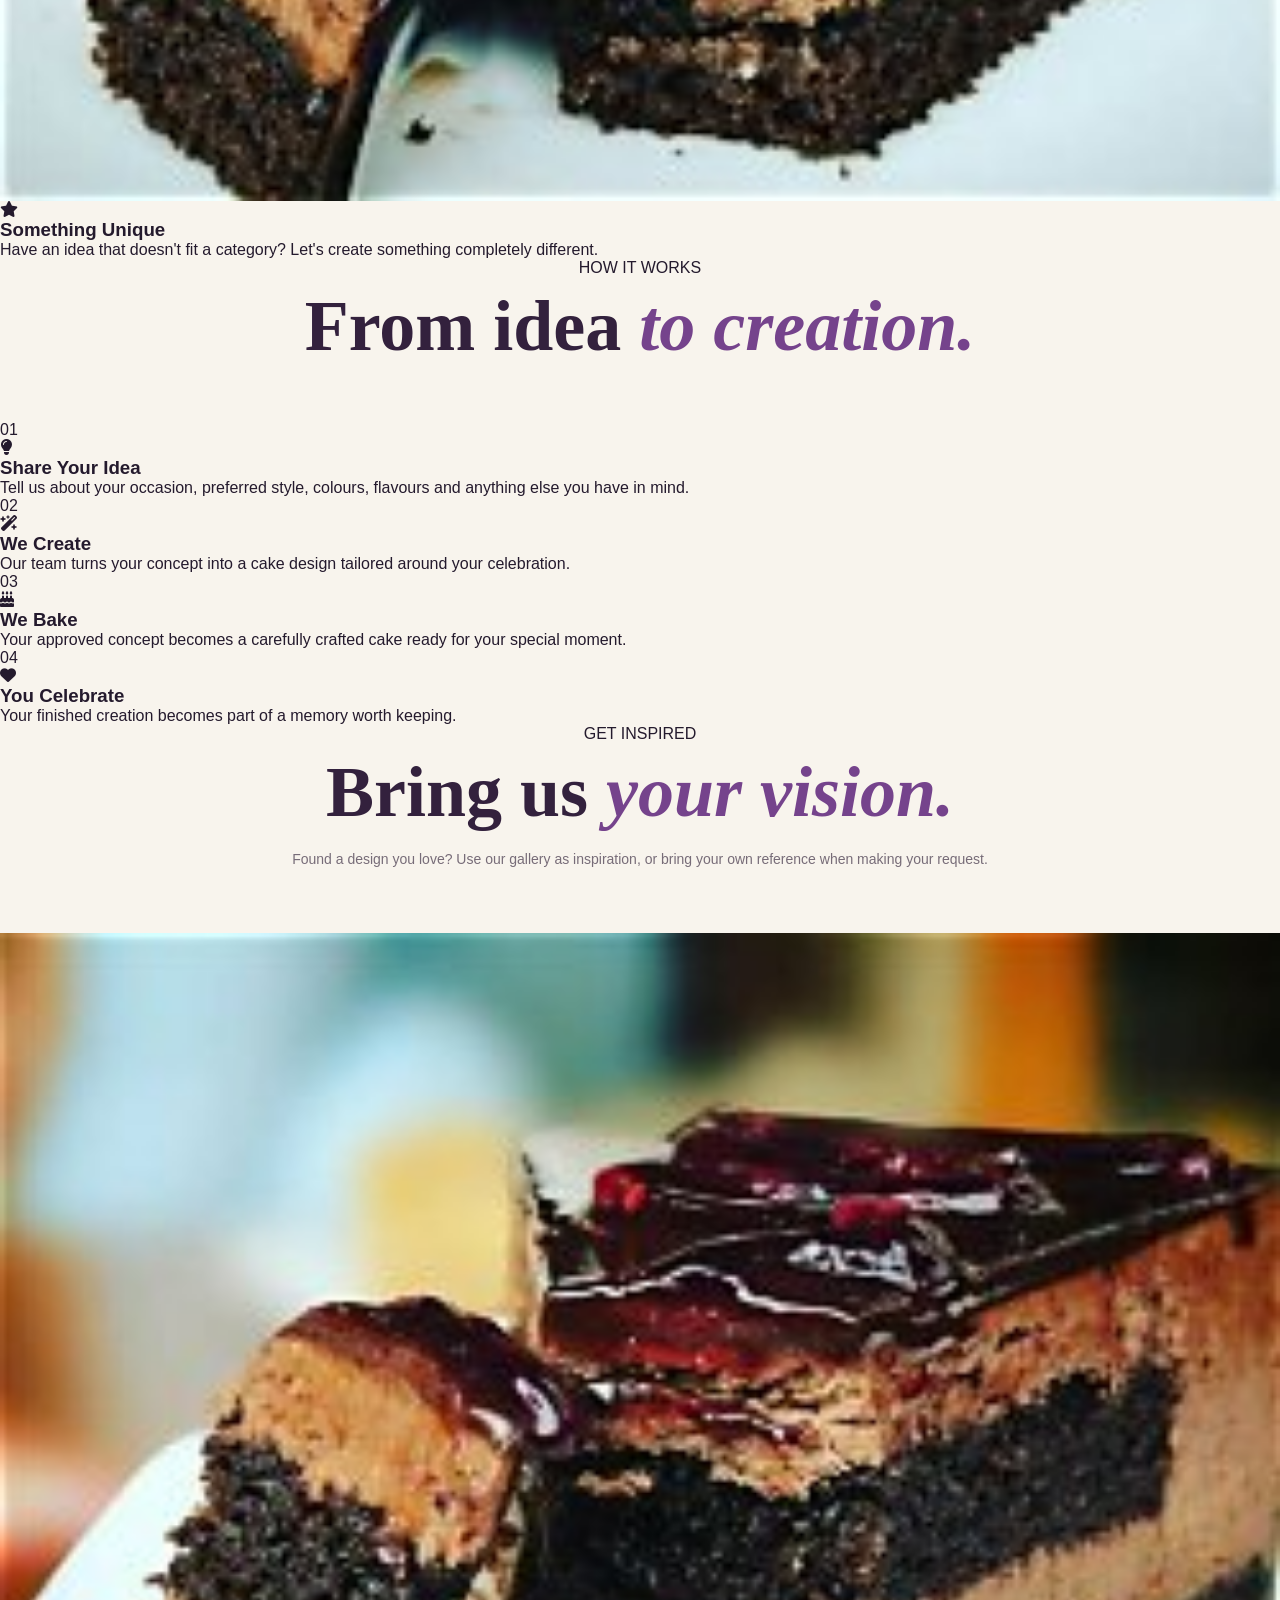
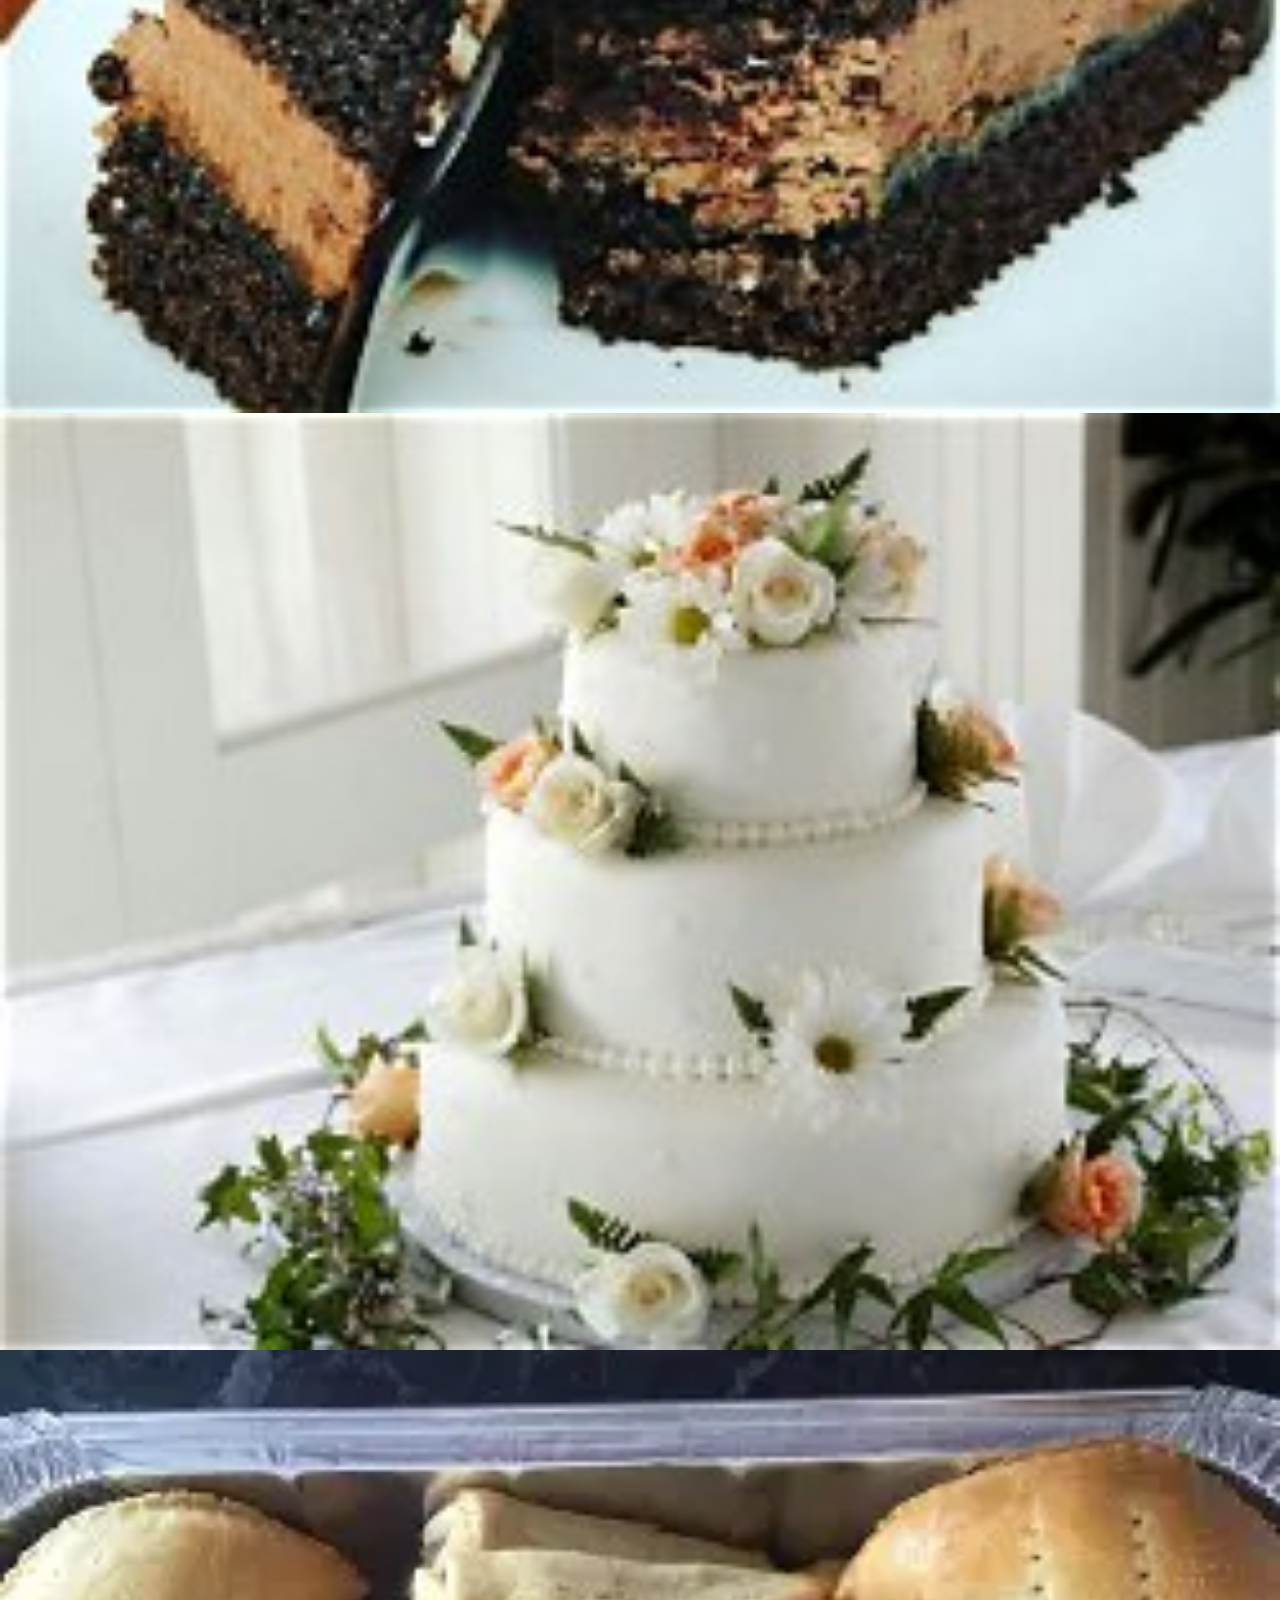
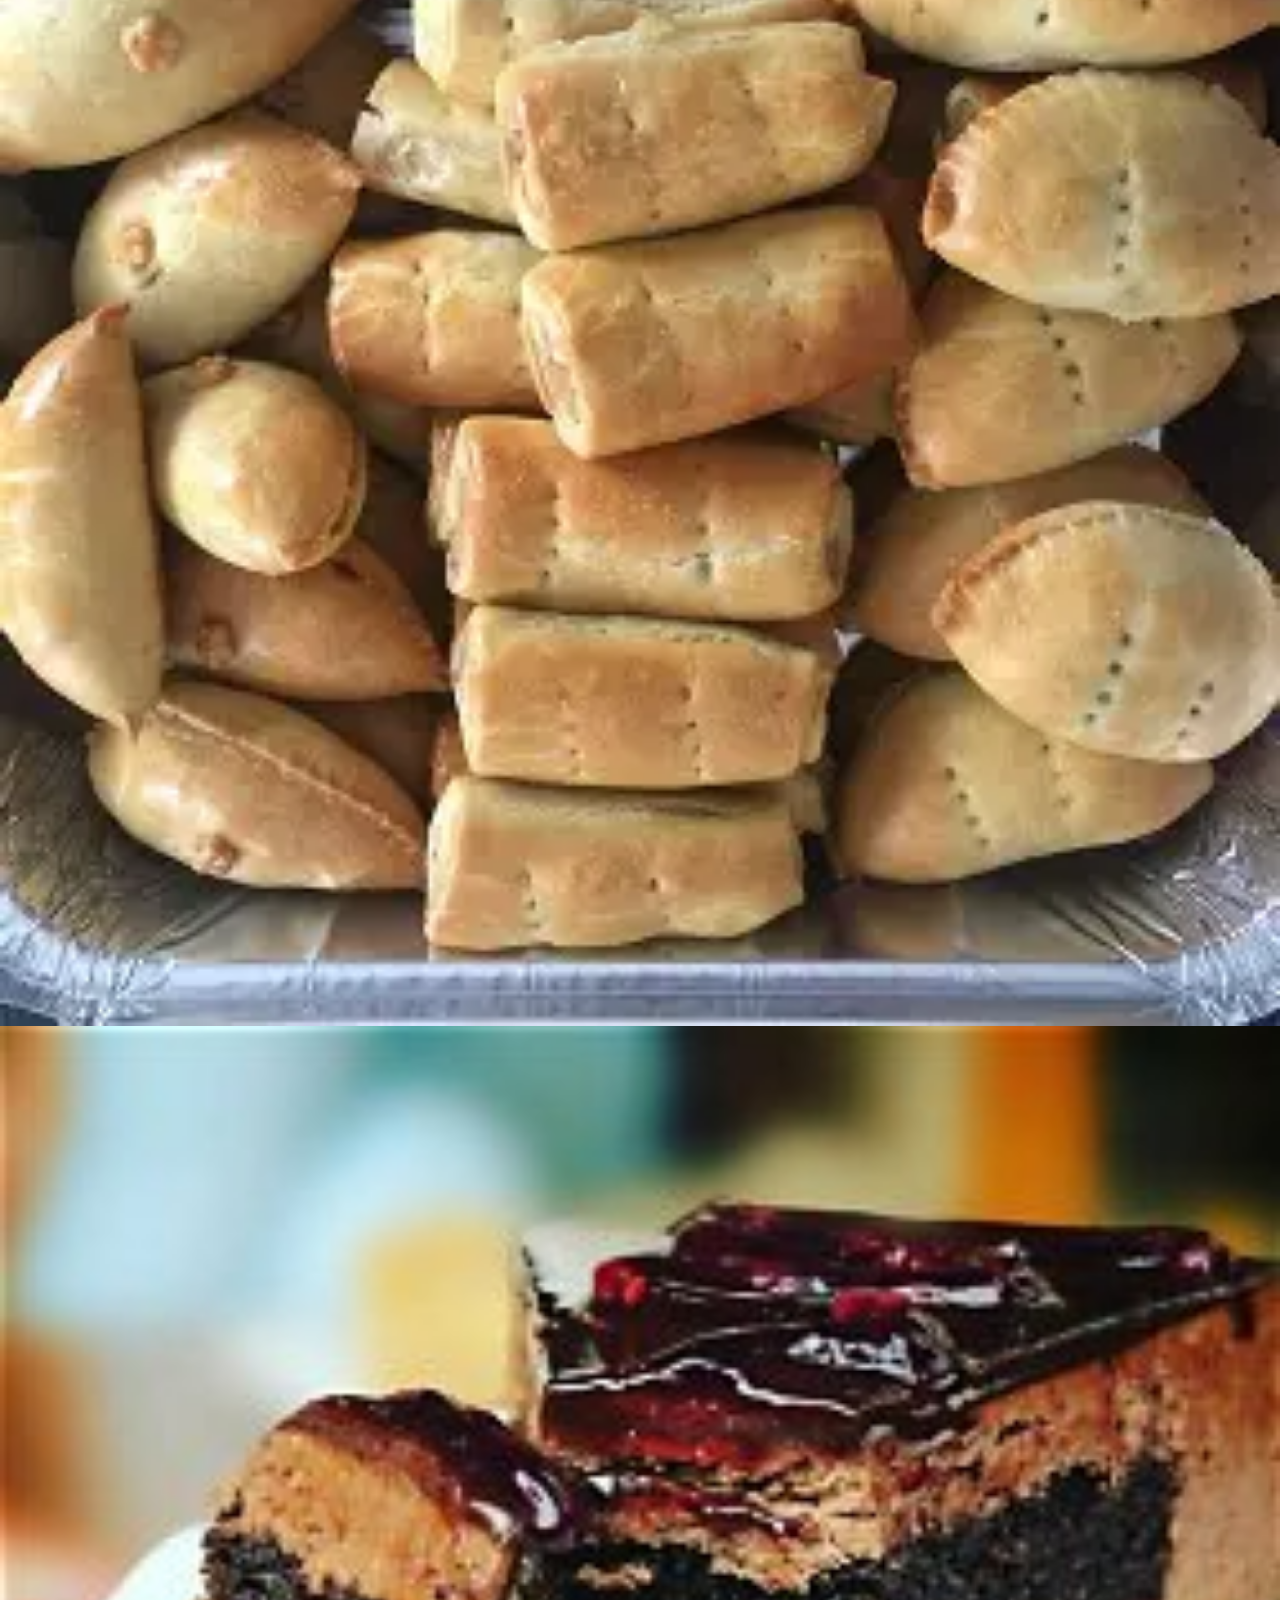
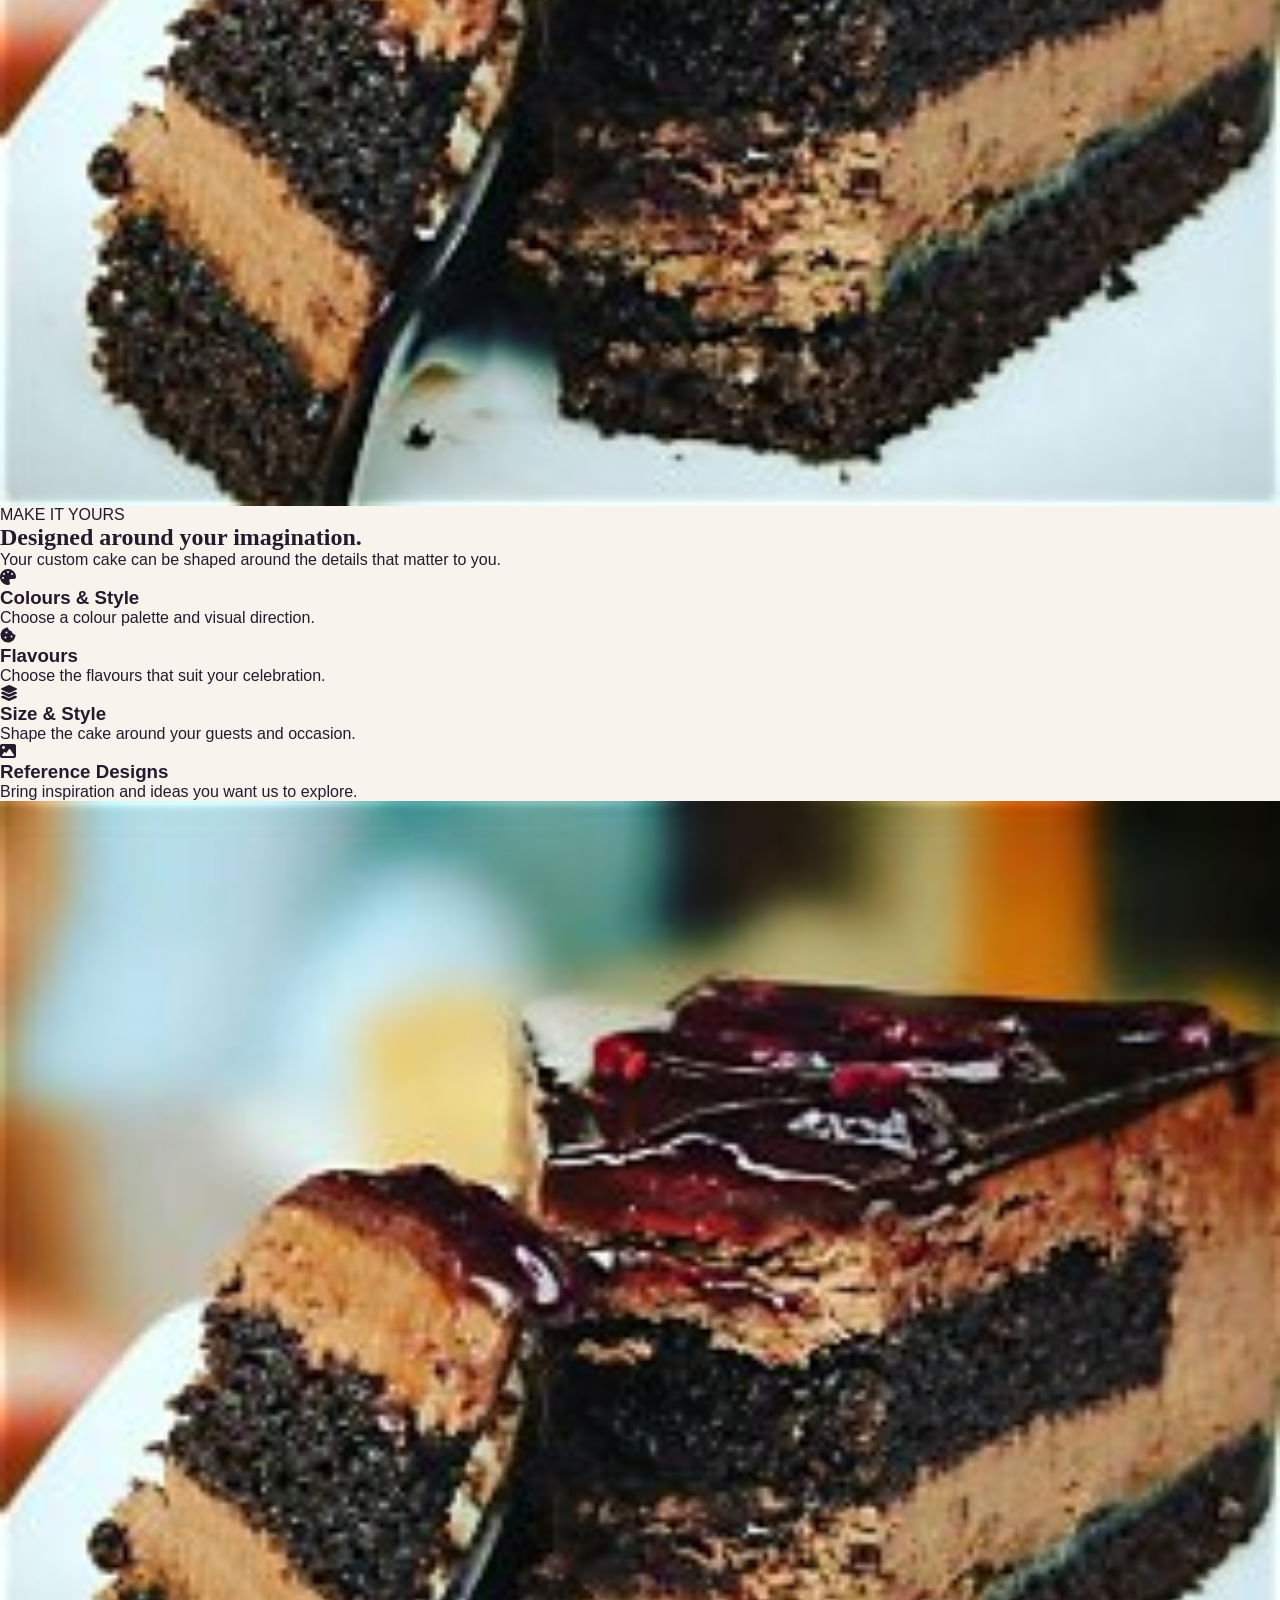
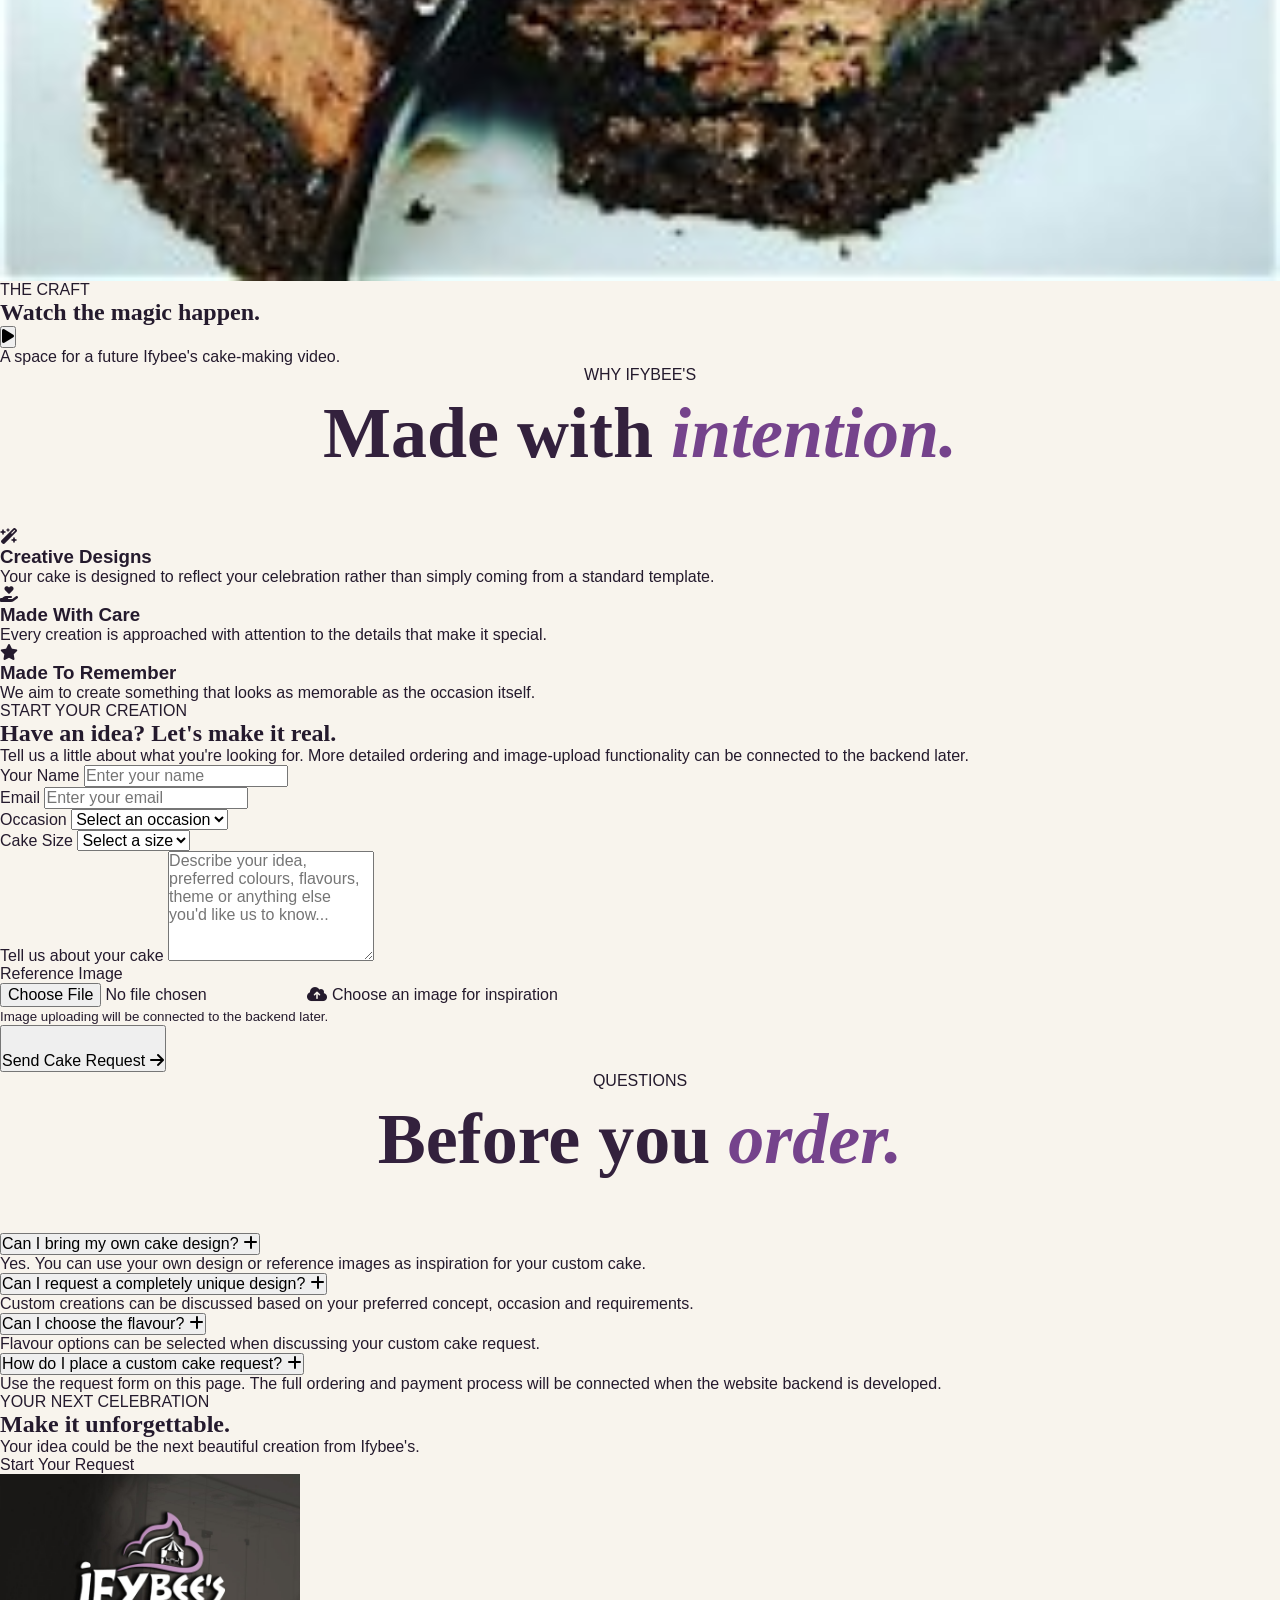
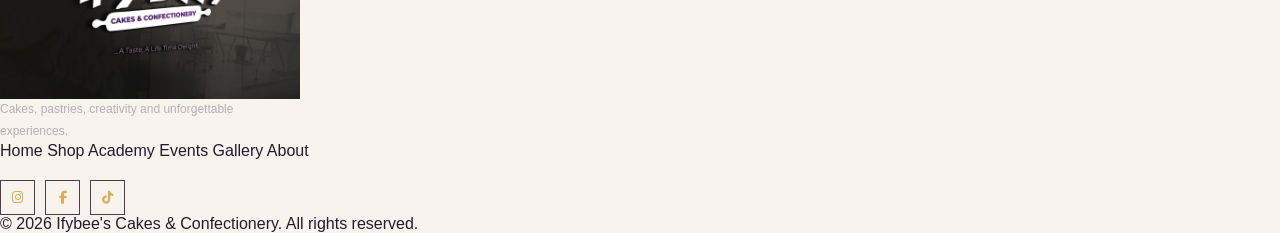
<file: HTML/customcakes.html>
<!DOCTYPE html>
<html lang="en">

<head>
    <meta charset="UTF-8">
    <meta name="viewport" content="width=device-width, initial-scale=1.0">

    <meta name="description" content="Create a custom cake with Ifybee's Cakes & Confectionery.">

    <title>Custom Cakes | Ifybee's Cakes & Confectionery</title>

    <link rel="stylesheet" href="https://cdnjs.cloudflare.com/ajax/libs/font-awesome/6.5.2/css/all.min.css">
    <link rel="stylesheet" href="/css/customcakes.css">
    <link rel="stylesheet" href="/css/responsiveness.css">
</head>

<body>

    <header class="navbar">

        <a href="Homepage.html" class="logo">
            <img src="/IMAGES/ifybeeslogo.jpg" alt="Ifybee's Cakes & Confectionery">
        </a>

        <div class="nav-actions">

            <button class="cart-button" aria-label="Shopping cart">
                <i class="fa-solid fa-bag-shopping"></i>
            </button>

            <button class="menu-button" aria-label="Open menu" aria-expanded="false">
                <i class="fa-solid fa-bars"></i>
            </button>

        </div>

    </header>

    <div class="menu-overlay"></div>

    <aside class="side-menu">

        <div class="side-menu-header">

            <p>IFYBEE'S</p>

            <button class="close-menu" aria-label="Close menu">
                <i class="fa-solid fa-xmark"></i>
            </button>

        </div>

        <nav class="side-menu-links">

            <a href="index.html">Home</a>
            <a href="shop.html">Shop</a>
            <a href="academy.html">Academy</a>
            <a href="events.html">Events</a>
            <a href="gallery.html">Gallery</a>
            <a href="about.html">About</a>

        </nav>

        <div class="side-menu-footer">

            <p>Something special is waiting.</p>

            <a href="#custom-request" class="menu-order-button">
                Create Your Cake
            </a>

        </div>

    </aside>

    <main>

        <section class="custom-hero">

            <div class="custom-hero-image">

                <img src="/IMAGES/cakes/cake image 3.jpg" alt="Custom cake created by Ifybee's">

            </div>

            <div class="custom-hero-overlay"></div>

            <div class="shine-effect"></div>

            <div class="custom-hero-content reveal-item">

                <p class="section-label">MADE JUST FOR YOU</p>

                <h1>
                    Your idea.
                    <span>Our craft.</span>
                </h1>

                <p>
                    Tell us what you're imagining and let Ifybee's
                    transform your idea into something unforgettable.
                </p>

                <div class="hero-buttons">

                    <a href="#custom-request" class="btn btn-primary">
                        Create Your Cake
                    </a>

                    <a href="#inspiration" class="btn btn-secondary">
                        View Inspiration
                    </a>

                </div>

            </div>

        </section>


        <section class="custom-introduction">

            <div class="custom-introduction-content reveal-item">

                <p class="section-label">THE IFYBEE'S EXPERIENCE</p>

                <h2>
                    More than a cake.
                    <span>A creation made for you.</span>
                </h2>

                <p>
                    Every celebration is different. Your cake should be too.
                    Whether you have a complete design in mind or only a rough
                    idea, our custom cake experience gives you the freedom to
                    create something that feels uniquely yours.
                </p>

            </div>

            <div class="custom-introduction-image reveal-item">

                <div class="image-shine">

                    <img src="/IMAGES/slide/background cake.jpg" alt="Ifybee's custom cake creation">

                </div>

            </div>

        </section>


        <section class="occasion-section">

            <div class="section-heading reveal-item">

                <p class="section-label">MADE FOR EVERY MOMENT</p>

                <h2>
                    Whatever you're
                    <span>celebrating.</span>
                </h2>

                <p>
                    From intimate celebrations to unforgettable events,
                    create a cake that belongs to the moment.
                </p>

            </div>

            <div class="occasion-grid">

                <article class="occasion-card reveal-item">

                    <div class="occasion-image">

                        <img src="/IMAGES/cakes/cake image 3.jpg" alt="Birthday cake">

                        <div class="shine-effect"></div>

                    </div>

                    <div class="occasion-content">

                        <i class="fa-solid fa-cake-candles"></i>

                        <h3>Birthdays</h3>

                        <p>
                            Celebrate another year with a cake designed
                            around the person being celebrated.
                        </p>

                    </div>

                </article>


                <article class="occasion-card reveal-item">

                    <div class="occasion-image">

                        <img src="/IMAGES/slide/background cake.jpg" alt="Wedding cake">

                        <div class="shine-effect"></div>

                    </div>

                    <div class="occasion-content">

                        <i class="fa-solid fa-heart"></i>

                        <h3>Weddings</h3>

                        <p>
                            Elegant creations designed to become part
                            of your special day.
                        </p>

                    </div>

                </article>


                <article class="occasion-card reveal-item">

                    <div class="occasion-image">

                        <img src="/IMAGES/pastries/meatpie.webp" alt="Celebration pastries">

                        <div class="shine-effect"></div>

                    </div>

                    <div class="occasion-content">

                        <i class="fa-solid fa-champagne-glasses"></i>

                        <h3>Celebrations</h3>

                        <p>
                            Graduations, anniversaries, milestones and
                            everything worth remembering.
                        </p>

                    </div>

                </article>


                <article class="occasion-card reveal-item">

                    <div class="occasion-image">

                        <img src="/IMAGES/cakes/cake image 3.jpg" alt="Special event cake">

                        <div class="shine-effect"></div>

                    </div>

                    <div class="occasion-content">

                        <i class="fa-solid fa-star"></i>

                        <h3>Something Unique</h3>

                        <p>
                            Have an idea that doesn't fit a category?
                            Let's create something completely different.
                        </p>

                    </div>

                </article>

            </div>

        </section>


        <section class="process-section">

            <div class="section-heading centered reveal-item">

                <p class="section-label">HOW IT WORKS</p>

                <h2>
                    From idea
                    <span>to creation.</span>
                </h2>

            </div>

            <div class="process-grid">

                <article class="process-card reveal-item">

                    <div class="process-number">01</div>

                    <i class="fa-solid fa-lightbulb"></i>

                    <h3>Share Your Idea</h3>

                    <p>
                        Tell us about your occasion, preferred style,
                        colours, flavours and anything else you have in mind.
                    </p>

                </article>


                <article class="process-card reveal-item">

                    <div class="process-number">02</div>

                    <i class="fa-solid fa-wand-magic-sparkles"></i>

                    <h3>We Create</h3>

                    <p>
                        Our team turns your concept into a cake design
                        tailored around your celebration.
                    </p>

                </article>


                <article class="process-card reveal-item">

                    <div class="process-number">03</div>

                    <i class="fa-solid fa-cake-candles"></i>

                    <h3>We Bake</h3>

                    <p>
                        Your approved concept becomes a carefully crafted
                        cake ready for your special moment.
                    </p>

                </article>


                <article class="process-card reveal-item">

                    <div class="process-number">04</div>

                    <i class="fa-solid fa-heart"></i>

                    <h3>You Celebrate</h3>

                    <p>
                        Your finished creation becomes part of a memory
                        worth keeping.
                    </p>

                </article>

            </div>

        </section>


        <section class="inspiration-section" id="inspiration">

            <div class="section-heading reveal-item">

                <p class="section-label">GET INSPIRED</p>

                <h2>
                    Bring us
                    <span>your vision.</span>
                </h2>

                <p>
                    Found a design you love? Use our gallery as inspiration,
                    or bring your own reference when making your request.
                </p>

            </div>

            <div class="inspiration-grid">

                <div class="inspiration-large reveal-item">

                    <div class="image-shine">

                        <img src="/IMAGES/cakes/cake image 3.jpg" alt="Ifybee's cake inspiration">

                    </div>

                </div>

                <div class="inspiration-small reveal-item">

                    <div class="image-shine">

                        <img src="/IMAGES/slide/background cake.jpg" alt="Ifybee's cake inspiration">

                    </div>

                </div>

                <div class="inspiration-small reveal-item">

                    <div class="image-shine">

                        <img src="/IMAGES/pastries/meatpie.webp" alt="Ifybee's pastry inspiration">

                    </div>

                </div>

            </div>

        </section>


        <section class="design-options">

            <div class="design-options-image reveal-item">

                <div class="image-shine">

                    <img src="/IMAGES/cakes/cake image 3.jpg" alt="Custom cake design">

                </div>

            </div>

            <div class="design-options-content reveal-item">

                <p class="section-label">MAKE IT YOURS</p>

                <h2>
                    Designed around
                    <span>your imagination.</span>
                </h2>

                <p>
                    Your custom cake can be shaped around the details that
                    matter to you.
                </p>

                <div class="options-list">

                    <div class="option-item">

                        <span>
                            <i class="fa-solid fa-palette"></i>
                        </span>

                        <div>
                            <h3>Colours & Style</h3>
                            <p>Choose a colour palette and visual direction.</p>
                        </div>

                    </div>


                    <div class="option-item">

                        <span>
                            <i class="fa-solid fa-cookie-bite"></i>
                        </span>

                        <div>
                            <h3>Flavours</h3>
                            <p>Choose the flavours that suit your celebration.</p>
                        </div>

                    </div>


                    <div class="option-item">

                        <span>
                            <i class="fa-solid fa-layer-group"></i>
                        </span>

                        <div>
                            <h3>Size & Style</h3>
                            <p>Shape the cake around your guests and occasion.</p>
                        </div>

                    </div>


                    <div class="option-item">

                        <span>
                            <i class="fa-solid fa-image"></i>
                        </span>

                        <div>
                            <h3>Reference Designs</h3>
                            <p>Bring inspiration and ideas you want us to explore.</p>
                        </div>

                    </div>

                </div>

            </div>

        </section>


        <section class="video-section reveal-item">

            <div class="video-background">

                <img src="/IMAGES/cakes/cake image 3.jpg" alt="Ifybee's cake creation">

                <div class="video-overlay"></div>

                <div class="shine-effect"></div>

            </div>

            <div class="video-content">

                <p class="section-label">THE CRAFT</p>

                <h2>
                    Watch the
                    <span>magic happen.</span>
                </h2>

                <button class="video-play" aria-label="Play custom cake video">

                    <i class="fa-solid fa-play"></i>

                </button>

                <p>
                    A space for a future Ifybee's cake-making video.
                </p>

            </div>

        </section>


        <section class="why-section">

            <div class="section-heading centered reveal-item">

                <p class="section-label">WHY IFYBEE'S</p>

                <h2>
                    Made with
                    <span>intention.</span>
                </h2>

            </div>

            <div class="why-grid">

                <article class="why-card reveal-item">

                    <i class="fa-solid fa-wand-magic-sparkles"></i>

                    <h3>Creative Designs</h3>

                    <p>
                        Your cake is designed to reflect your celebration
                        rather than simply coming from a standard template.
                    </p>

                </article>


                <article class="why-card reveal-item">

                    <i class="fa-solid fa-hand-holding-heart"></i>

                    <h3>Made With Care</h3>

                    <p>
                        Every creation is approached with attention to
                        the details that make it special.
                    </p>

                </article>


                <article class="why-card reveal-item">

                    <i class="fa-solid fa-star"></i>

                    <h3>Made To Remember</h3>

                    <p>
                        We aim to create something that looks as memorable
                        as the occasion itself.
                    </p>

                </article>

            </div>

        </section>


        <section class="custom-request" id="custom-request">

            <div class="request-content reveal-item">

                <p class="section-label">START YOUR CREATION</p>

                <h2>
                    Have an idea?
                    <span>Let's make it real.</span>
                </h2>

                <p>
                    Tell us a little about what you're looking for.
                    More detailed ordering and image-upload functionality
                    can be connected to the backend later.
                </p>

            </div>

            <form class="custom-form reveal-item">

                <div class="form-row">

                    <div class="form-group">

                        <label for="customer-name">Your Name</label>

                        <input type="text" id="customer-name" name="customer-name" placeholder="Enter your name">

                    </div>

                    <div class="form-group">

                        <label for="customer-email">Email</label>

                        <input type="email" id="customer-email" name="customer-email" placeholder="Enter your email">

                    </div>

                </div>


                <div class="form-row">

                    <div class="form-group">

                        <label for="occasion">Occasion</label>

                        <select id="occasion" name="occasion">

                            <option value="">Select an occasion</option>
                            <option value="birthday">Birthday</option>
                            <option value="wedding">Wedding</option>
                            <option value="graduation">Graduation</option>
                            <option value="anniversary">Anniversary</option>
                            <option value="event">Event</option>
                            <option value="other">Other</option>

                        </select>

                    </div>

                    <div class="form-group">

                        <label for="cake-size">Cake Size</label>

                        <select id="cake-size" name="cake-size">

                            <option value="">Select a size</option>
                            <option value="small">Small</option>
                            <option value="medium">Medium</option>
                            <option value="large">Large</option>
                            <option value="custom">Not sure yet</option>

                        </select>

                    </div>

                </div>


                <div class="form-group">

                    <label for="cake-details">Tell us about your cake</label>

                    <textarea id="cake-details" name="cake-details" rows="6"
                        placeholder="Describe your idea, preferred colours, flavours, theme or anything else you'd like us to know..."></textarea>

                </div>


                <div class="form-group">

                    <label for="reference-image">
                        Reference Image
                    </label>

                    <div class="file-upload">

                        <input type="file" id="reference-image" name="reference-image" accept="image/*">

                        <i class="fa-solid fa-cloud-arrow-up"></i>

                        <span>Choose an image for inspiration</span>

                    </div>

                    <small>
                        Image uploading will be connected to the backend later.
                    </small>

                </div>


                <button type="submit" class="btn btn-primary form-submit">
                    Send Cake Request
                    <i class="fa-solid fa-arrow-right"></i>
                </button>

                <p class="form-message"></p>

            </form>

        </section>


        <section class="faq-section">

            <div class="section-heading centered reveal-item">

                <p class="section-label">QUESTIONS</p>

                <h2>
                    Before you
                    <span>order.</span>
                </h2>

            </div>

            <div class="faq-container">

                <div class="faq-item reveal-item">

                    <button class="faq-question">

                        <span>Can I bring my own cake design?</span>

                        <i class="fa-solid fa-plus"></i>

                    </button>

                    <div class="faq-answer">

                        <p>
                            Yes. You can use your own design or reference
                            images as inspiration for your custom cake.
                        </p>

                    </div>

                </div>


                <div class="faq-item reveal-item">

                    <button class="faq-question">

                        <span>Can I request a completely unique design?</span>

                        <i class="fa-solid fa-plus"></i>

                    </button>

                    <div class="faq-answer">

                        <p>
                            Custom creations can be discussed based on your
                            preferred concept, occasion and requirements.
                        </p>

                    </div>

                </div>


                <div class="faq-item reveal-item">

                    <button class="faq-question">

                        <span>Can I choose the flavour?</span>

                        <i class="fa-solid fa-plus"></i>

                    </button>

                    <div class="faq-answer">

                        <p>
                            Flavour options can be selected when discussing
                            your custom cake request.
                        </p>

                    </div>

                </div>


                <div class="faq-item reveal-item">

                    <button class="faq-question">

                        <span>How do I place a custom cake request?</span>

                        <i class="fa-solid fa-plus"></i>

                    </button>

                    <div class="faq-answer">

                        <p>
                            Use the request form on this page. The full
                            ordering and payment process will be connected
                            when the website backend is developed.
                        </p>

                    </div>

                </div>

            </div>

        </section>


        <section class="final-cta reveal-item">

            <div class="shine-effect"></div>

            <p class="section-label">YOUR NEXT CELEBRATION</p>

            <h2>
                Make it
                <span>unforgettable.</span>
            </h2>

            <p>
                Your idea could be the next beautiful creation from Ifybee's.
            </p>

            <a href="#custom-request" class="btn btn-primary">
                Start Your Request
            </a>

        </section>

    </main>


    <footer class="footer">

        <div class="footer-brand">

            <img src="/IMAGES/ifybeeslogo.jpg" alt="Ifybee's Cakes & Confectionery">

            <p>
                Cakes, pastries, creativity and unforgettable experiences.
            </p>

        </div>

        <div class="footer-links">

            <a href="index.html">Home</a>
            <a href="shop.html">Shop</a>
            <a href="academy.html">Academy</a>
            <a href="events.html">Events</a>
            <a href="gallery.html">Gallery</a>
            <a href="about.html">About</a>

        </div>

        <div class="footer-socials">

            <a href="#" aria-label="Instagram">
                <i class="fa-brands fa-instagram"></i>
            </a>

            <a href="#" aria-label="Facebook">
                <i class="fa-brands fa-facebook-f"></i>
            </a>

            <a href="#" aria-label="TikTok">
                <i class="fa-brands fa-tiktok"></i>
            </a>

        </div>

        <p class="footer-copy">
            © 2026 Ifybee's Cakes & Confectionery. All rights reserved.
        </p>

    </footer>


    <script src="/JS/customcakes.js"></script>

</body>

</html>
</file>
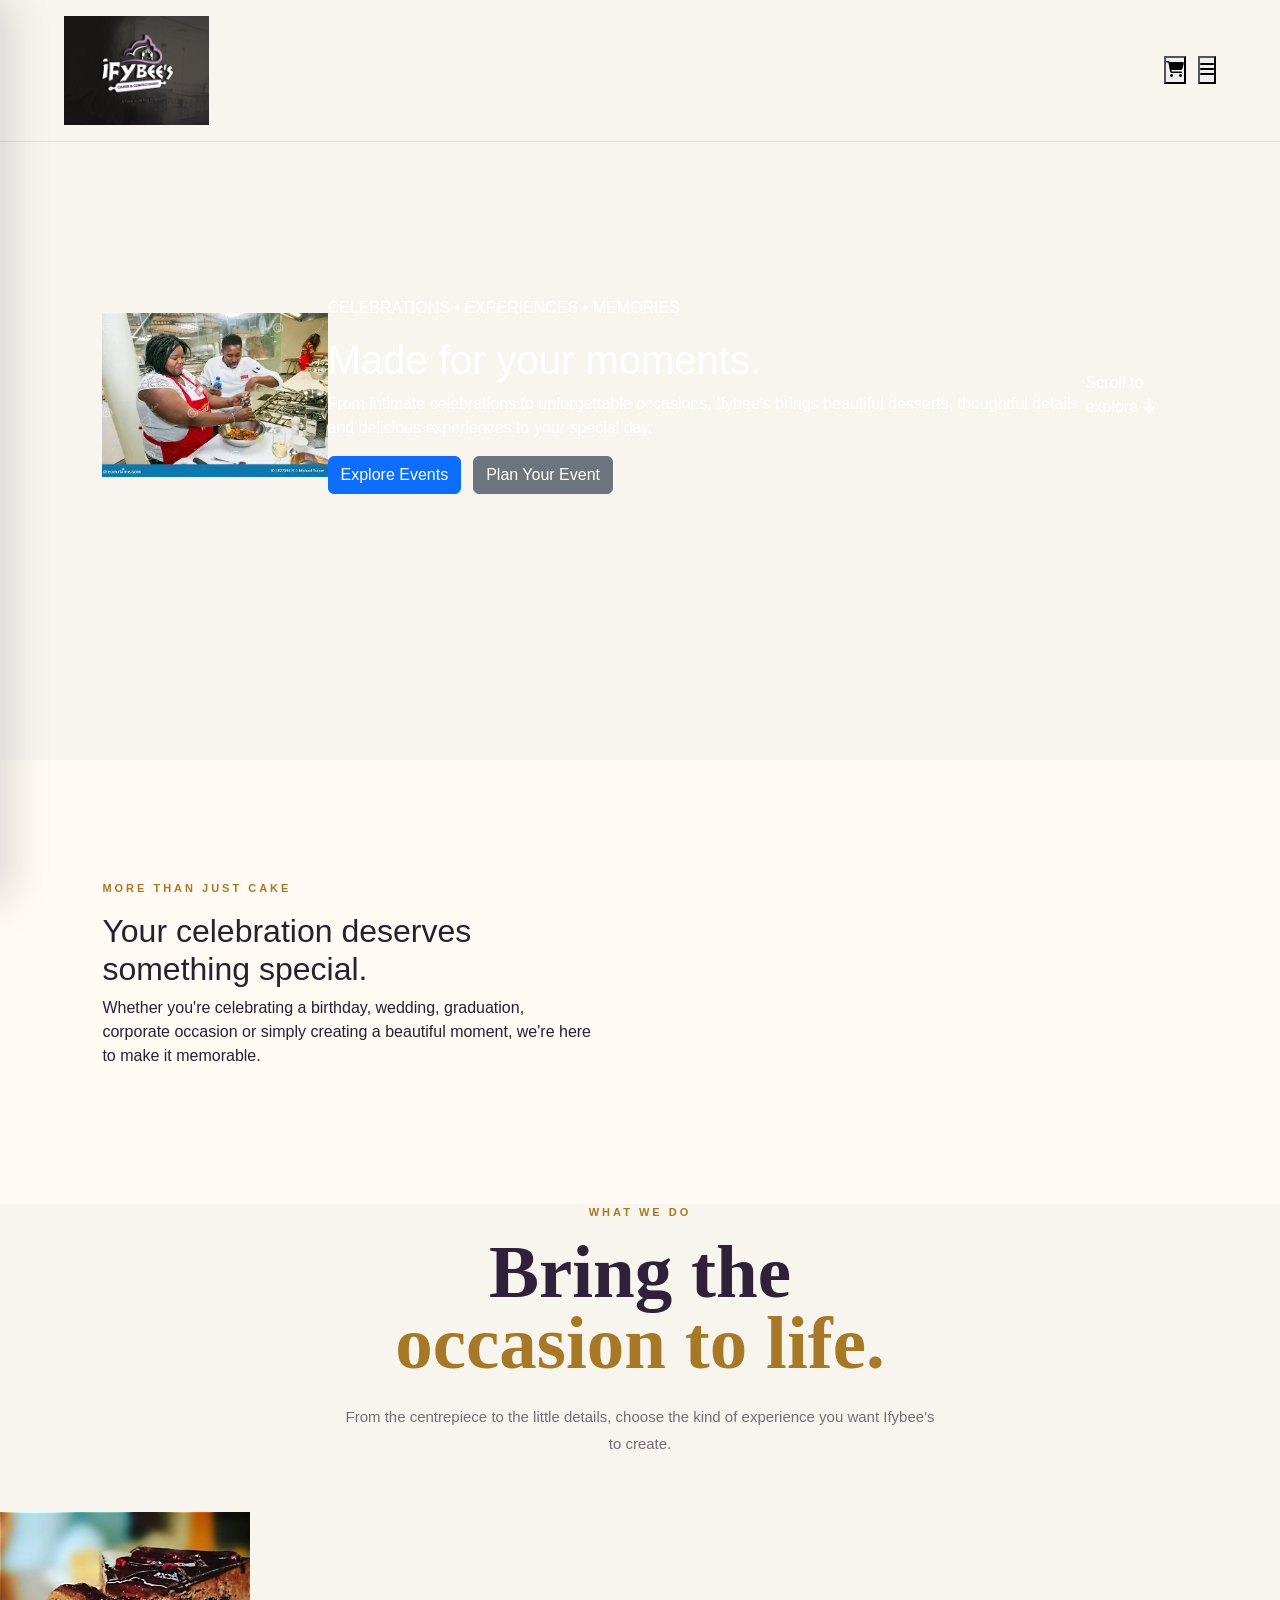
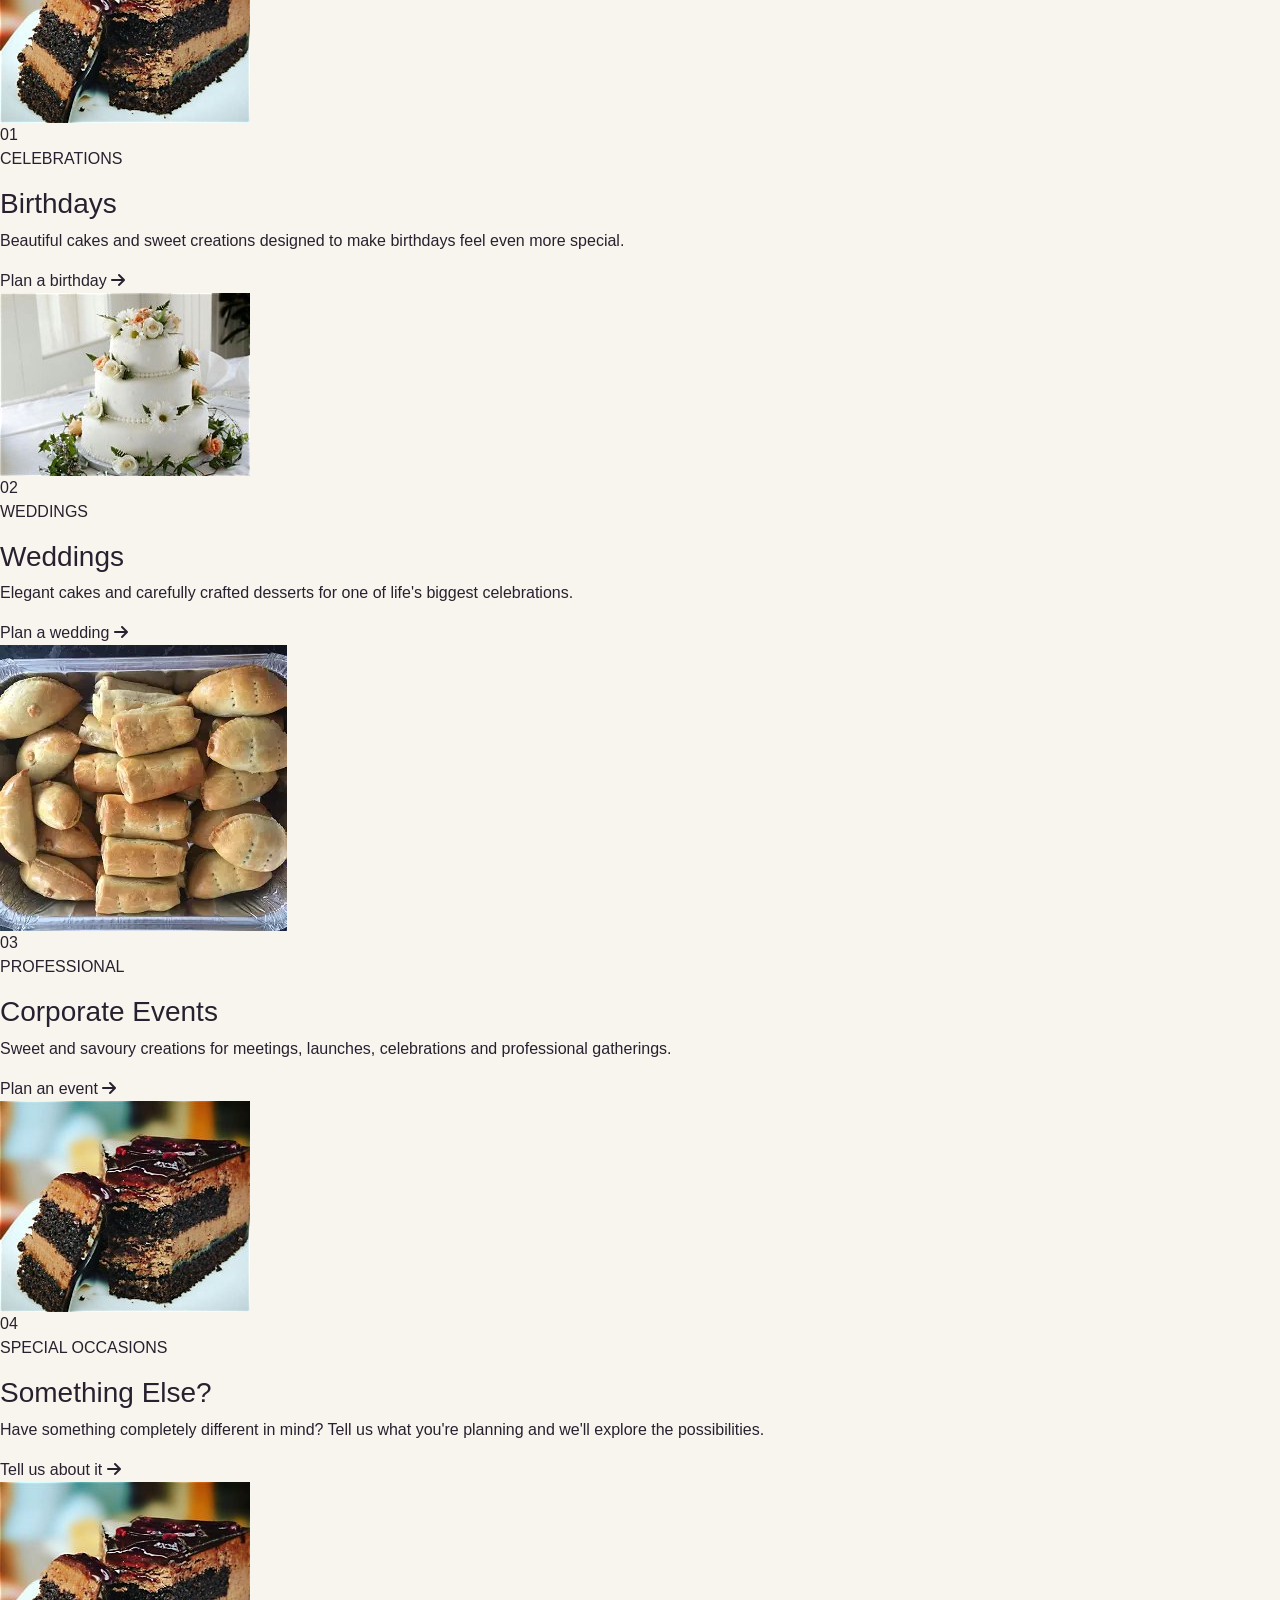
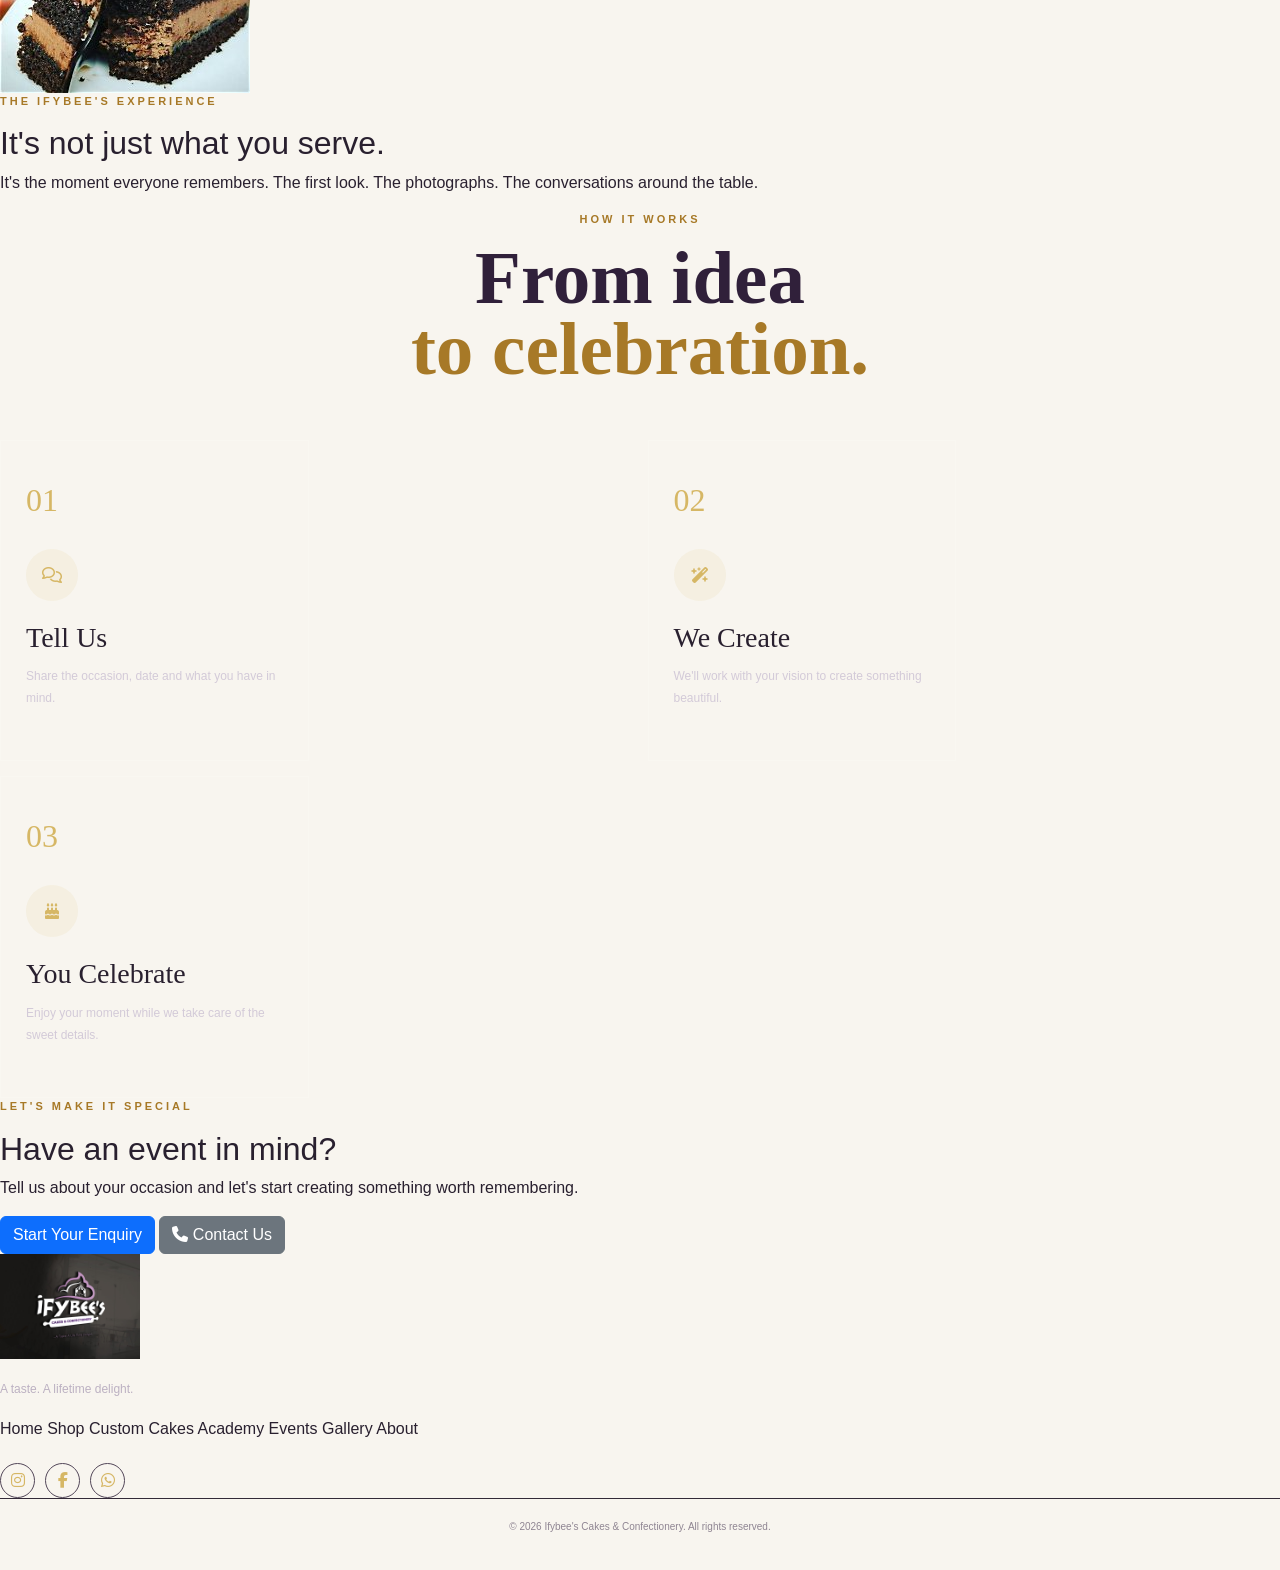
<file: HTML/events.html>
<!DOCTYPE html>
<html lang="en">

<head>
    <meta charset="UTF-8">
    <meta name="viewport" content="width=device-width, initial-scale=1.0">

    <meta name="description"
        content="Ifybee's Cakes & Confectionery - Beautiful cakes, pastries and memorable experiences for your special events.">

    <title>Events | Ifybee's Cakes & Confectionery</title>

    <!-- Bootstrap -->
    <link href="https://cdn.jsdelivr.net/npm/bootstrap@5.3.3/dist/css/bootstrap.min.css" rel="stylesheet">

    <!-- Font Awesome -->
    <link rel="stylesheet" href="https://cdnjs.cloudflare.com/ajax/libs/font-awesome/6.5.2/css/all.min.css">

    <!-- Events CSS -->
    <link rel="stylesheet" href="/css/event.css">
    <link rel="stylesheet" href="/css/responsiveness.css">
</head>

<body>


    <!-- =====================================================
     NAVIGATION
===================================================== -->

    <header class="navbar">

        <a href="Homepage.html" class="logo">
            <img src="/IMAGES/ifybeeslogo.jpg" alt="Ifybee's Cakes & Confectionery">
        </a>

        <div class="nav-actions">

            <button class="cart-button" aria-label="Shopping cart">
                <i class="fa-solid fa-cart-shopping"></i>
            </button>

            <button class="menu-button" aria-label="Open menu">
                <i class="fa-solid fa-bars"></i>
            </button>

        </div>

    </header>


    <!-- =====================================================
     SIDE MENU
===================================================== -->

    <div class="menu-overlay"></div>

    <aside class="side-menu">

        <div class="side-menu-header">

            <p>IFYBEE'S</p>

            <button class="close-menu" aria-label="Close menu">
                <i class="fa-solid fa-xmark"></i>
            </button>

        </div>

        <nav class="side-menu-links">

            <a href="index.html">Home</a>
            <a href="shop.html">Shop</a>
            <a href="customcakes.html">Custom Cakes</a>
            <a href="academy.html">Academy</a>
            <a href="gallery.html">Gallery</a>
            <a href="about.html">About</a>

        </nav>

        <div class="side-menu-footer">

            <p>Something special is waiting.</p>

            <a href="#event-enquiry" class="menu-order-button">
                Plan Your Event
            </a>

        </div>

    </aside>



    <!-- =====================================================
     HERO
===================================================== -->

    <section class="events-hero">

        <!-- Background image -->
        <div class="events-hero-image">

            <img src="/IMAGES/academy/A.webp" alt="Ifybee's event experience">

        </div>


        <!-- Dark overlay -->
        <div class="events-hero-overlay"></div>


        <!-- Shine -->
        <div class="shine"></div>


        <!-- HERO TEXT -->
        <div class="events-hero-content reveal">

            <p class="hero-label">
                CELEBRATIONS • EXPERIENCES • MEMORIES
            </p>

            <h1>
                Made for
                <span>your moments.</span>
            </h1>

            <p class="hero-description">

                From intimate celebrations to unforgettable
                occasions, Ifybee's brings beautiful desserts,
                thoughtful details and delicious experiences
                to your special day.

            </p>

            <div class="hero-buttons">

                <a href="#event-services" class="btn btn-primary">
                    Explore Events
                </a>

                <a href="#event-enquiry" class="btn btn-secondary">
                    Plan Your Event
                </a>

            </div>

        </div>


        <!-- Scroll indicator -->
        <div class="hero-scroll">

            <span>Scroll to explore</span>

            <span>
                <i class="fa-solid fa-arrow-down"></i>
            </span>

        </div>

    </section>



    <!-- =====================================================
     INTRO
===================================================== -->

    <section class="events-intro">

        <div class="intro-container">

            <div class="intro-label reveal">

                <p class="section-label">
                    MORE THAN JUST CAKE
                </p>

            </div>

            <div class="intro-content reveal">

                <h2>
                    Your celebration
                    deserves something
                    <span>special.</span>
                </h2>

                <p>
                    Whether you're celebrating a birthday,
                    wedding, graduation, corporate occasion
                    or simply creating a beautiful moment,
                    we're here to make it memorable.
                </p>

            </div>

        </div>

    </section>



    <!-- =====================================================
     EVENT SERVICES
===================================================== -->

    <section class="event-services" id="event-services">

        <div class="section-heading reveal">

            <p class="section-label">
                WHAT WE DO
            </p>

            <h2>
                Bring the
                <span>occasion to life.</span>
            </h2>

            <p class="section-description">
                From the centrepiece to the little details,
                choose the kind of experience you want
                Ifybee's to create.
            </p>

        </div>


        <div class="event-service-grid">


            <!-- BIRTHDAYS -->

            <article class="event-service-card reveal">

                <div class="service-image">

                    <img src="/IMAGES/cakes/cake image 3.jpg" alt="Birthday celebration cake">

                    <div class="service-number">
                        01
                    </div>

                </div>

                <div class="service-content">

                    <p class="service-category">
                        CELEBRATIONS
                    </p>

                    <h3>
                        Birthdays
                    </h3>

                    <p>
                        Beautiful cakes and sweet creations
                        designed to make birthdays feel even
                        more special.
                    </p>

                    <a href="#event-enquiry">
                        Plan a birthday
                        <i class="fa-solid fa-arrow-right"></i>
                    </a>

                </div>

            </article>



            <!-- WEDDINGS -->

            <article class="event-service-card reveal">

                <div class="service-image">

                    <img src="/IMAGES/slide/background cake.jpg" alt="Wedding celebration">

                    <div class="service-number">
                        02
                    </div>

                </div>

                <div class="service-content">

                    <p class="service-category">
                        WEDDINGS
                    </p>

                    <h3>
                        Weddings
                    </h3>

                    <p>
                        Elegant cakes and carefully crafted
                        desserts for one of life's biggest
                        celebrations.
                    </p>

                    <a href="#event-enquiry">
                        Plan a wedding
                        <i class="fa-solid fa-arrow-right"></i>
                    </a>

                </div>

            </article>



            <!-- CORPORATE -->

            <article class="event-service-card reveal">

                <div class="service-image">

                    <img src="/IMAGES/pastries/meatpie.webp" alt="Corporate event catering">

                    <div class="service-number">
                        03
                    </div>

                </div>

                <div class="service-content">

                    <p class="service-category">
                        PROFESSIONAL
                    </p>

                    <h3>
                        Corporate Events
                    </h3>

                    <p>
                        Sweet and savoury creations for
                        meetings, launches, celebrations and
                        professional gatherings.
                    </p>

                    <a href="#event-enquiry">
                        Plan an event
                        <i class="fa-solid fa-arrow-right"></i>
                    </a>

                </div>

            </article>



            <!-- SPECIAL OCCASIONS -->

            <article class="event-service-card reveal">

                <div class="service-image">

                    <img src="/IMAGES/cakes/cake image 3.jpg" alt="Special event experience">

                    <div class="service-number">
                        04
                    </div>

                </div>

                <div class="service-content">

                    <p class="service-category">
                        SPECIAL OCCASIONS
                    </p>

                    <h3>
                        Something Else?
                    </h3>

                    <p>
                        Have something completely different
                        in mind? Tell us what you're planning
                        and we'll explore the possibilities.
                    </p>

                    <a href="#event-enquiry">
                        Tell us about it
                        <i class="fa-solid fa-arrow-right"></i>
                    </a>

                </div>

            </article>

        </div>

    </section>



    <!-- =====================================================
     CINEMATIC STATEMENT
===================================================== -->

    <section class="event-statement">

        <div class="statement-image">

            <img src="/IMAGES/cakes/cake image 3.jpg" alt="Ifybee's cake">

        </div>

        <div class="statement-overlay"></div>

        <div class="statement-content reveal">

            <p class="section-label">
                THE IFYBEE'S EXPERIENCE
            </p>

            <h2>
                It's not just
                <span>what you serve.</span>
            </h2>

            <p>
                It's the moment everyone remembers.
                The first look. The photographs.
                The conversations around the table.
            </p>

        </div>

    </section>



    <!-- =====================================================
     PROCESS
===================================================== -->

    <section class="event-process">

        <div class="section-heading reveal">

            <p class="section-label">
                HOW IT WORKS
            </p>

            <h2>
                From idea
                <span>to celebration.</span>
            </h2>

        </div>


        <div class="process-grid">

            <div class="process-item reveal">

                <span class="process-number">
                    01
                </span>

                <div class="process-icon">
                    <i class="fa-regular fa-comments"></i>
                </div>

                <h3>
                    Tell Us
                </h3>

                <p>
                    Share the occasion, date and what
                    you have in mind.
                </p>

            </div>


            <div class="process-line"></div>


            <div class="process-item reveal">

                <span class="process-number">
                    02
                </span>

                <div class="process-icon">
                    <i class="fa-solid fa-wand-magic-sparkles"></i>
                </div>

                <h3>
                    We Create
                </h3>

                <p>
                    We'll work with your vision to create
                    something beautiful.
                </p>

            </div>


            <div class="process-line"></div>


            <div class="process-item reveal">

                <span class="process-number">
                    03
                </span>

                <div class="process-icon">
                    <i class="fa-solid fa-cake-candles"></i>
                </div>

                <h3>
                    You Celebrate
                </h3>

                <p>
                    Enjoy your moment while we take care
                    of the sweet details.
                </p>

            </div>

        </div>

    </section>



    <!-- =====================================================
     EVENT ENQUIRY
===================================================== -->

    <section class="event-enquiry" id="event-enquiry">

        <div class="enquiry-glow"></div>

        <div class="enquiry-content reveal">

            <p class="section-label">
                LET'S MAKE IT SPECIAL
            </p>

            <h2>
                Have an event
                <span>in mind?</span>
            </h2>

            <p>
                Tell us about your occasion and let's
                start creating something worth remembering.
            </p>

            <div class="enquiry-buttons">

                <a href="#" class="btn btn-primary">
                    Start Your Enquiry
                </a>

                <a href="tel:+2340000000000" class="btn btn-secondary">
                    <i class="fa-solid fa-phone"></i>
                    Contact Us
                </a>

            </div>

        </div>

    </section>



    <!-- =====================================================
     FOOTER
===================================================== -->

    <footer class="events-footer">

        <div class="footer-brand">

            <img src="/IMAGES/ifybeeslogo.jpg" alt="Ifybee's Cakes & Confectionery">

            <p>
                A taste. A lifetime delight.
            </p>

        </div>


        <div class="footer-links">

            <a href="index.html">Home</a>
            <a href="shop.html">Shop</a>
            <a href="customcakes.html">Custom Cakes</a>
            <a href="academy.html">Academy</a>
            <a href="events.html">Events</a>
            <a href="gallery.html">Gallery</a>
            <a href="about.html">About</a>

        </div>


        <div class="footer-socials">

            <a href="#" aria-label="Instagram">
                <i class="fa-brands fa-instagram"></i>
            </a>

            <a href="#" aria-label="Facebook">
                <i class="fa-brands fa-facebook-f"></i>
            </a>

            <a href="#" aria-label="WhatsApp">
                <i class="fa-brands fa-whatsapp"></i>
            </a>

        </div>


        <div class="footer-bottom">

            <p>
                © 2026 Ifybee's Cakes & Confectionery.
                All rights reserved.
            </p>

        </div>

    </footer>



    <!-- Bootstrap -->

    <script src="https://cdn.jsdelivr.net/npm/bootstrap@5.3.3/dist/js/bootstrap.bundle.min.js">
    </script>


    <!-- Events JavaScript -->

    <script src="/JS/event.js"></script>

</body>

</html>
</file>
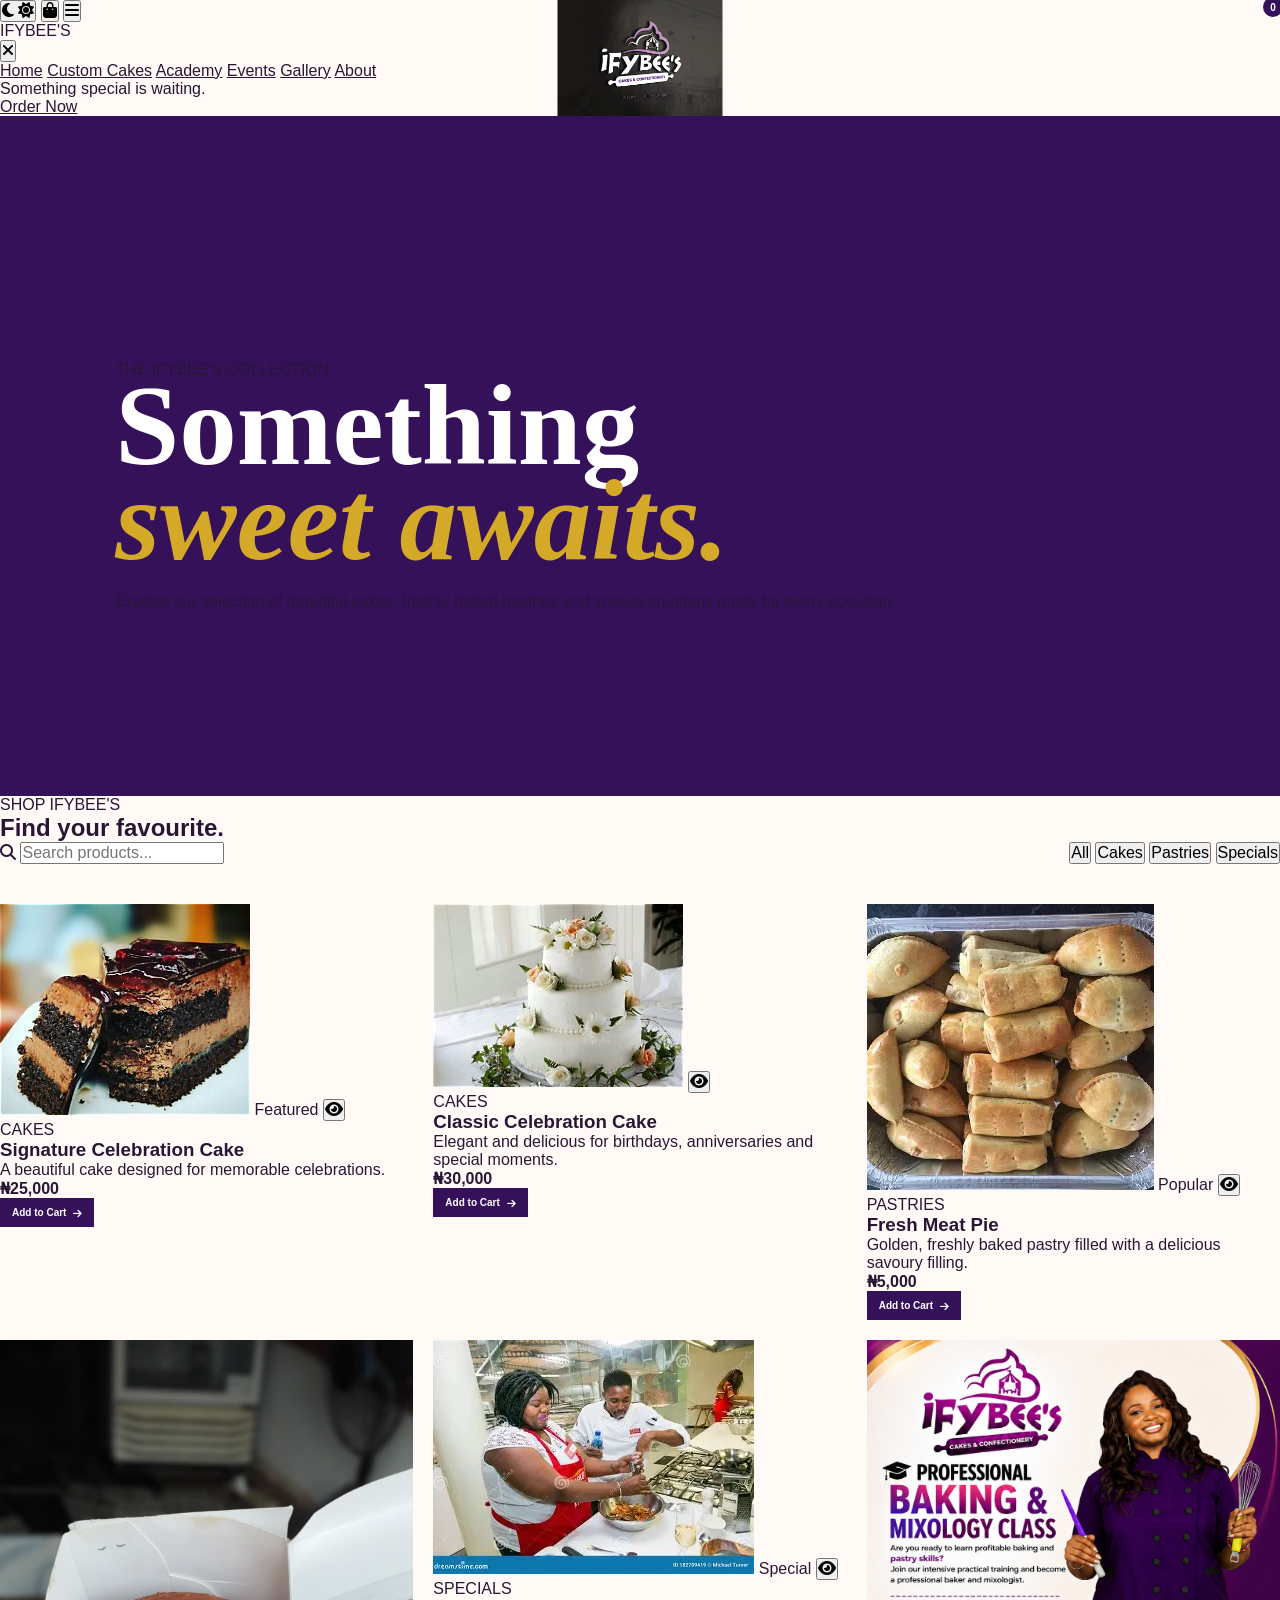
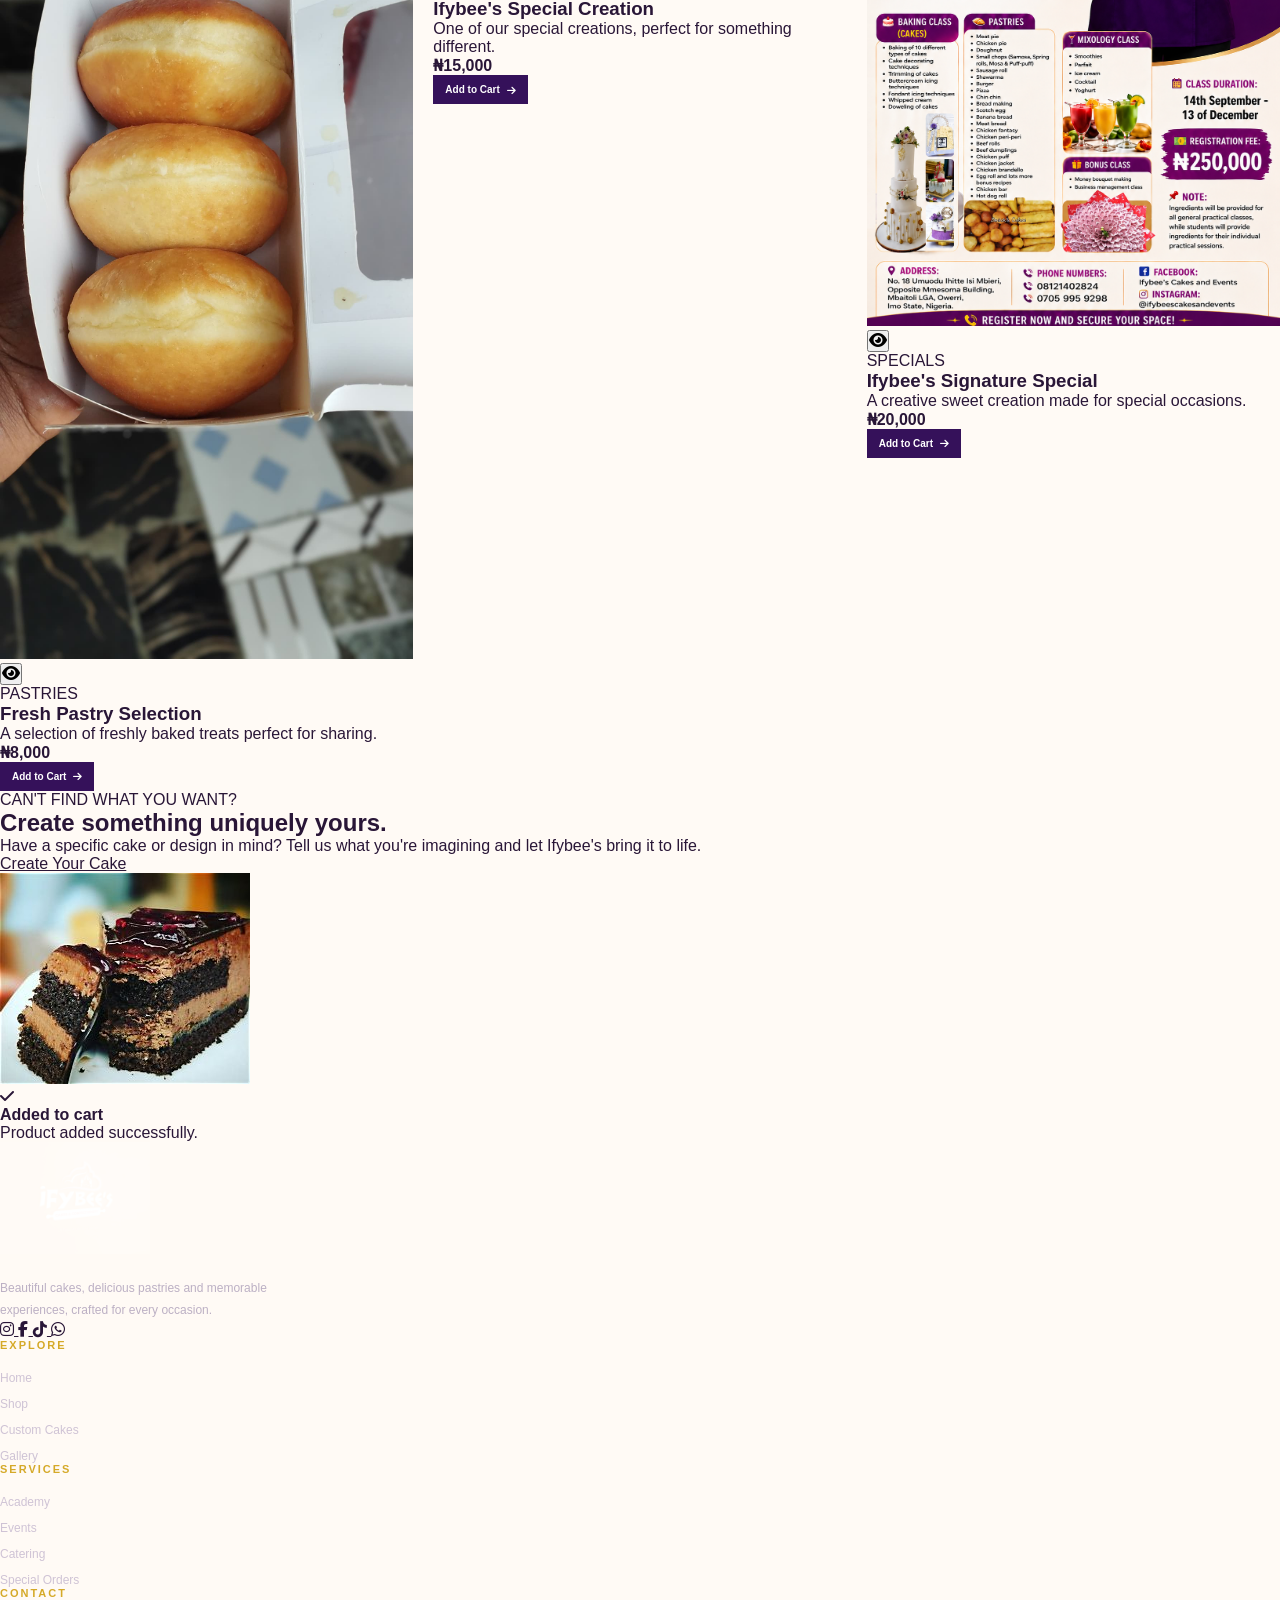
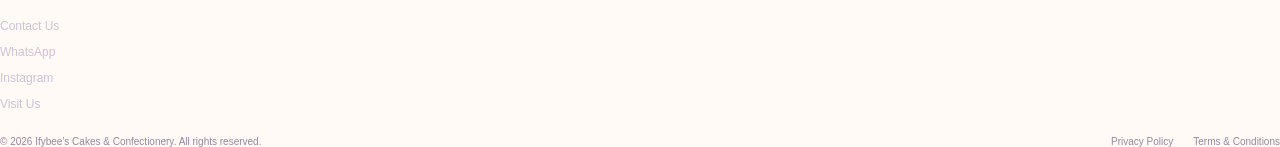
<file: HTML/shop.html>
<!DOCTYPE html>
<html lang="en">

<head>
    <meta charset="UTF-8">

    <meta name="viewport" content="width=device-width, initial-scale=1.0">

    <meta name="description" content="Shop cakes, pastries and special creations from Ifybee's Cakes & Confectionery.">

    <title>Shop | Ifybee's Cakes & Confectionery</title>

    <link rel="stylesheet" href="https://cdnjs.cloudflare.com/ajax/libs/font-awesome/6.5.2/css/all.min.css">

    <link rel="stylesheet" href="/css/shop.css">
    <link rel="stylesheet" href="/css/responsiveness.css">
</head>

<body>

    <header class="navbar">

        <a href="index.html" class="logo">
            <img src="/IMAGES/ifybeeslogo.jpg" alt="Ifybee's Cakes & Confectionery">
        </a>
        <button class="theme-toggle" type="button" aria-pressed="false" aria-label="Change to light mode"
            data-tooltip="Change to light mode" title="Change to light mode">

            <i class="fa-solid fa-moon theme-moon" aria-hidden="true">
            </i>

            <i class="fa-solid fa-sun theme-sun" aria-hidden="true">
            </i>

        </button>
        <button class="cart-button" aria-label="Shopping cart">
            <i class="fa-solid fa-bag-shopping"></i>
            <span class="cart-count">0</span>
        </button>

        <button class="menu-button" aria-label="Open menu">
            <i class="fa-solid fa-bars"></i>
        </button>

        </div>

    </header>


    <div class="menu-overlay"></div>

    <aside class="side-menu">

        <div class="side-menu-header">

            <p>IFYBEE'S</p>

            <button class="close-menu" aria-label="Close menu">
                <i class="fa-solid fa-xmark"></i>
            </button>

        </div>

        <nav class="side-menu-links">

            <a href="index.html">Home</a>
            <a href="customcakes.html">Custom Cakes</a>
            <a href="academy.html">Academy</a>
            <a href="events.html">Events</a>
            <a href="gallery.html">Gallery</a>
            <a href="about.html">About</a>

        </nav>

        <div class="side-menu-footer">

            <p>Something special is waiting.</p>

            <a href="#" class="menu-order-button">
                Order Now
            </a>

        </div>

    </aside>


    <main>

        <section class="shop-hero">

            <div class="shop-hero-glow"></div>

            <div class="shop-hero-content">

                <p class="section-label">
                    THE IFYBEE'S COLLECTION
                </p>

                <h1>
                    Something
                    <span>sweet awaits.</span>
                </h1>

                <p>
                    Explore our selection of beautiful cakes,
                    freshly baked pastries and special creations
                    made for every occasion.
                </p>

            </div>

        </section>


        <section class="shop-section">

            <div class="shop-toolbar">

                <div class="shop-introduction">

                    <p class="section-label">
                        SHOP IFYBEE'S
                    </p>

                    <h2>
                        Find your
                        <span>favourite.</span>
                    </h2>

                </div>


                <div class="shop-tools">

                    <div class="search-box">

                        <i class="fa-solid fa-magnifying-glass"></i>

                        <input type="search" id="product-search" placeholder="Search products..."
                            aria-label="Search products">

                    </div>


                    <div class="filter-box">

                        <button class="filter-button active" data-category="all">
                            All
                        </button>

                        <button class="filter-button" data-category="cakes">
                            Cakes
                        </button>

                        <button class="filter-button" data-category="pastries">
                            Pastries
                        </button>

                        <button class="filter-button" data-category="specials">
                            Specials
                        </button>

                    </div>

                </div>

            </div>


            <div class="product-grid" id="product-grid">

                <article class="shop-product-card reveal-item" data-category="cakes"
                    data-name="Signature Celebration Cake">

                    <div class="shop-product-image">

                        <img src="/IMAGES/cakes/cake image 3.jpg" alt="Signature celebration cake">

                        <span class="product-badge">
                            Featured
                        </span>

                        <button class="quick-view" aria-label="Quick view">
                            <i class="fa-solid fa-eye"></i>
                        </button>

                    </div>

                    <div class="shop-product-info">

                        <p class="product-category">
                            CAKES
                        </p>

                        <h3>
                            Signature Celebration Cake
                        </h3>

                        <p class="product-description">
                            A beautiful cake designed for
                            memorable celebrations.
                        </p>

                        <div class="product-bottom">

                            <strong>
                                ₦25,000
                            </strong>

                            <button class="add-cart" data-product="Signature Celebration Cake">
                                Add to Cart
                                <i class="fa-solid fa-arrow-right"></i>
                            </button>

                        </div>

                    </div>

                </article>


                <article class="shop-product-card reveal-item" data-category="cakes"
                    data-name="Classic Celebration Cake">

                    <div class="shop-product-image">

                        <img src="/IMAGES/slide/background cake.jpg" alt="Classic celebration cake">

                        <button class="quick-view" aria-label="Quick view">
                            <i class="fa-solid fa-eye"></i>
                        </button>

                    </div>

                    <div class="shop-product-info">

                        <p class="product-category">
                            CAKES
                        </p>

                        <h3>
                            Classic Celebration Cake
                        </h3>

                        <p class="product-description">
                            Elegant and delicious for birthdays,
                            anniversaries and special moments.
                        </p>

                        <div class="product-bottom">

                            <strong>
                                ₦30,000
                            </strong>

                            <button class="add-cart" data-product="Classic Celebration Cake">
                                Add to Cart
                                <i class="fa-solid fa-arrow-right"></i>
                            </button>

                        </div>

                    </div>

                </article>


                <article class="shop-product-card reveal-item" data-category="pastries" data-name="Fresh Meat Pie">

                    <div class="shop-product-image">

                        <img src="/IMAGES/pastries/meatpie.webp" alt="Freshly baked meat pie">

                        <span class="product-badge">
                            Popular
                        </span>

                        <button class="quick-view" aria-label="Quick view">
                            <i class="fa-solid fa-eye"></i>
                        </button>

                    </div>

                    <div class="shop-product-info">

                        <p class="product-category">
                            PASTRIES
                        </p>

                        <h3>
                            Fresh Meat Pie
                        </h3>

                        <p class="product-description">
                            Golden, freshly baked pastry filled
                            with a delicious savoury filling.
                        </p>

                        <div class="product-bottom">

                            <strong>
                                ₦5,000
                            </strong>

                            <button class="add-cart" data-product="Fresh Meat Pie">
                                Add to Cart
                                <i class="fa-solid fa-arrow-right"></i>
                            </button>

                        </div>

                    </div>

                </article>


                <article class="shop-product-card reveal-item" data-category="pastries"
                    data-name="Fresh Pastry Selection">

                    <div class="shop-product-image">

                        <img src="/IMAGES/pastries/IMG-20260720-WA0073.jpg" alt="Fresh pastry selection">

                        <button class="quick-view" aria-label="Quick view">
                            <i class="fa-solid fa-eye"></i>
                        </button>

                    </div>

                    <div class="shop-product-info">

                        <p class="product-category">
                            PASTRIES
                        </p>

                        <h3>
                            Fresh Pastry Selection
                        </h3>

                        <p class="product-description">
                            A selection of freshly baked treats
                            perfect for sharing.
                        </p>

                        <div class="product-bottom">

                            <strong>
                                ₦8,000
                            </strong>

                            <button class="add-cart" data-product="Fresh Pastry Selection">
                                Add to Cart
                                <i class="fa-solid fa-arrow-right"></i>
                            </button>

                        </div>

                    </div>

                </article>


                <article class="shop-product-card reveal-item" data-category="specials"
                    data-name="Ifybee's Special Creation">

                    <div class="shop-product-image">

                        <img src="/IMAGES/academy/A.webp" alt="Ifybee's special creation">

                        <span class="product-badge">
                            Special
                        </span>

                        <button class="quick-view" aria-label="Quick view">
                            <i class="fa-solid fa-eye"></i>
                        </button>

                    </div>

                    <div class="shop-product-info">

                        <p class="product-category">
                            SPECIALS
                        </p>

                        <h3>
                            Ifybee's Special Creation
                        </h3>

                        <p class="product-description">
                            One of our special creations,
                            perfect for something different.
                        </p>

                        <div class="product-bottom">

                            <strong>
                                ₦15,000
                            </strong>

                            <button class="add-cart" data-product="Ifybee's Special Creation">
                                Add to Cart
                                <i class="fa-solid fa-arrow-right"></i>
                            </button>

                        </div>

                    </div>

                </article>


                <article class="shop-product-card reveal-item" data-category="specials"
                    data-name="Ifybee's Signature Special">

                    <div class="shop-product-image">

                        <img src="/IMAGES/academy/file_000000003fd08246ad0846f3a525e5c6.png"
                            alt="Ifybee's signature special">

                        <button class="quick-view" aria-label="Quick view">
                            <i class="fa-solid fa-eye"></i>
                        </button>

                    </div>

                    <div class="shop-product-info">

                        <p class="product-category">
                            SPECIALS
                        </p>

                        <h3>
                            Ifybee's Signature Special
                        </h3>

                        <p class="product-description">
                            A creative sweet creation made
                            for special occasions.
                        </p>

                        <div class="product-bottom">

                            <strong>
                                ₦20,000
                            </strong>

                            <button class="add-cart" data-product="Ifybee's Signature Special">
                                Add to Cart
                                <i class="fa-solid fa-arrow-right"></i>
                            </button>

                        </div>

                    </div>

                </article>

            </div>


            <div class="no-results" id="no-results">

                <i class="fa-solid fa-cookie-bite"></i>

                <h3>
                    Nothing found.
                </h3>

                <p>
                    Try another search or category.
                </p>

            </div>

        </section>


        <section class="custom-order-banner">

            <div class="custom-order-content reveal-item">

                <p class="section-label">
                    CAN'T FIND WHAT YOU WANT?
                </p>

                <h2>
                    Create something
                    <span>uniquely yours.</span>
                </h2>

                <p>
                    Have a specific cake or design in mind?
                    Tell us what you're imagining and let
                    Ifybee's bring it to life.
                </p>

                <a href="#" class="btn btn-primary">
                    Create Your Cake
                </a>

            </div>

            <div class="custom-order-image reveal-item">

                <img src="/IMAGES/cakes/cake image 3.jpg" alt="Custom cake by Ifybee's">

            </div>

        </section>

    </main>


    <div class="cart-notification" id="cart-notification">

        <div class="cart-notification-icon">
            <i class="fa-solid fa-check"></i>
        </div>

        <div>
            <strong>
                Added to cart
            </strong>

            <p id="notification-product">
                Product added successfully.
            </p>
        </div>

    </div>


    <footer class="site-footer">

        <div class="footer-main">

            <div class="footer-brand">

                <a href="Homepage.html" class="footer-logo">
                    <img src="/IMAGES/ifybeeslogo.jpg" alt="Ifybee's Cakes & Confectionery">
                </a>

                <p>
                    Beautiful cakes, delicious pastries and
                    memorable experiences, crafted for every
                    occasion.
                </p>

                <div class="footer-socials">

                    <a href="#" aria-label="Instagram">
                        <i class="fa-brands fa-instagram"></i>
                    </a>

                    <a href="#" aria-label="Facebook">
                        <i class="fa-brands fa-facebook-f"></i>
                    </a>

                    <a href="#" aria-label="TikTok">
                        <i class="fa-brands fa-tiktok"></i>
                    </a>

                    <a href="#" aria-label="WhatsApp">
                        <i class="fa-brands fa-whatsapp"></i>
                    </a>

                </div>

            </div>


            <div class="footer-column">

                <h3>Explore</h3>

                <a href="index.html">Home</a>
                <a href="shop.html">Shop</a>
                <a href="#">Custom Cakes</a>
                <a href="#">Gallery</a>

            </div>


            <div class="footer-column">

                <h3>Services</h3>

                <a href="#">Academy</a>
                <a href="#">Events</a>
                <a href="#">Catering</a>
                <a href="#">Special Orders</a>

            </div>


            <div class="footer-column">

                <h3>Contact</h3>

                <a href="#">Contact Us</a>
                <a href="#">WhatsApp</a>
                <a href="#">Instagram</a>
                <a href="#">Visit Us</a>

            </div>

        </div>


        <div class="footer-bottom">

            <p>
                © 2026 Ifybee's Cakes & Confectionery.
                All rights reserved.
            </p>

            <div class="footer-legal">

                <a href="#">Privacy Policy</a>
                <a href="#">Terms & Conditions</a>

            </div>

        </div>

    </footer>


    <script src="/JS/shop.js"></script>


</body>

</html>
</file>
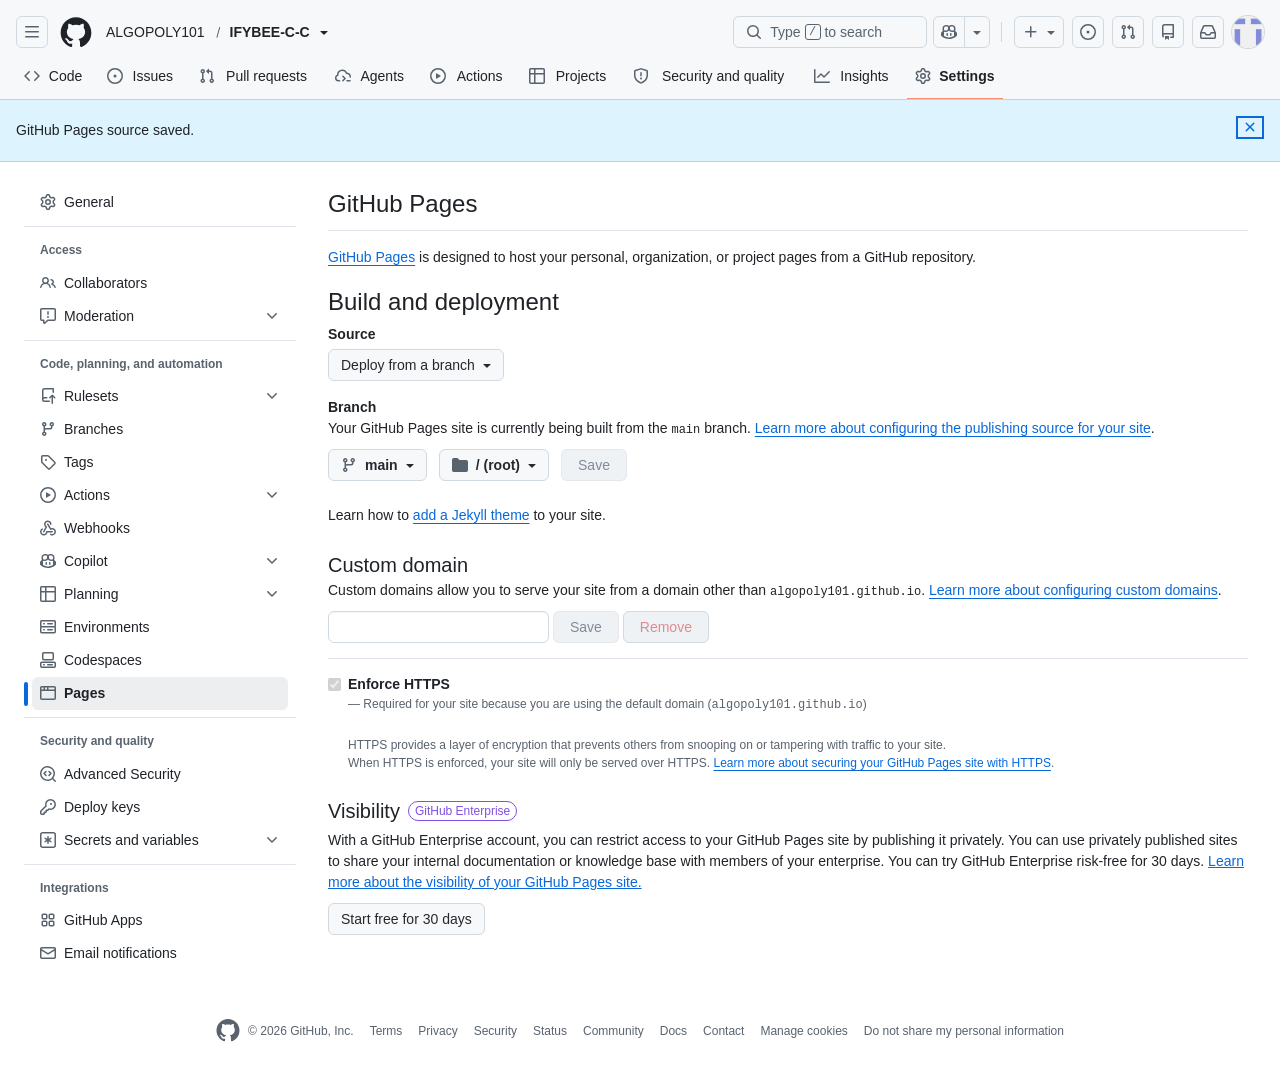
<file: IMAGES/Pages.html>
<!DOCTYPE html>
<!-- saved from url=(0014)about:internet -->
<html lang="en" data-color-mode="auto" data-light-theme="light" data-dark-theme="dark" data-a11y-animated-images="system" data-a11y-link-underlines="true" data-turbo-loaded="" class="js-focus-visible" data-js-focus-visible=""><head><meta http-equiv="Content-Type" content="text/html; charset=UTF-8"><style type="text/css">.turbo-progress-bar {
  position: fixed;
  display: block;
  top: 0;
  left: 0;
  height: 3px;
  background: #0076ff;
  z-index: 2147483647;
  transition:
    width 300ms ease-out,
    opacity 150ms 150ms ease-in;
  transform: translate3d(0, 0, 0);
}
</style><style>
:root {
  --fontStack-monospace: "Monaspace Neon", ui-monospace, SFMono-Regular, SF Mono, Menlo, Consolas, Liberation Mono, monospace !important;
}
</style>




  
    
  <link rel="dns-prefetch" href="https://github.githubassets.com/">
  <link rel="dns-prefetch" href="https://avatars.githubusercontent.com/">
  <link rel="dns-prefetch" href="https://github-cloud.s3.amazonaws.com/">
  <link rel="dns-prefetch" href="https://user-images.githubusercontent.com/">
  <link rel="preconnect" href="https://github.githubassets.com/" crossorigin="">
  <link rel="preconnect" href="https://avatars.githubusercontent.com/">

<script type="importmap">{"imports":{"react":"https://github.githubassets.com/assets/react-e27d1b3e03961e68.js","react-dom":"https://github.githubassets.com/assets/react-dom-e5fd46a22d5c4058.js","react-dom/client":"https://github.githubassets.com/assets/react-dom-client-1b4a3ee065998cea.js","react-is":"https://github.githubassets.com/assets/react-is-e0b593954b4706d8.js","react-reconciler":"https://github.githubassets.com/assets/react-reconciler-8e99e505c4429605.js","react/compiler-runtime":"https://github.githubassets.com/assets/react-compiler-runtime-4610bd6d3de9c049.js","react/jsx-dev-runtime":"https://github.githubassets.com/assets/react-jsx-dev-runtime-ea55d68667d559e5.js","react/jsx-runtime":"https://github.githubassets.com/assets/react-jsx-runtime-4915cb0f5b3aff04.js","scheduler":"https://github.githubassets.com/assets/scheduler-58b860b049ca307c.js"}}</script>
<meta name="react-profiling" content="0" data-turbo-transient="true">
<meta name="react-import-map" content="react,react-dom,react-dom/client,react-dom/profiling,react-is,react-reconciler,react/compiler-runtime,react/jsx-dev-runtime,react/jsx-runtime,scheduler@777f63f87cd0" data-turbo-track="reload">
<link crossorigin="anonymous" rel="modulepreload" href="https://github.githubassets.com/assets/react-e27d1b3e03961e68.js">
<link crossorigin="anonymous" rel="modulepreload" href="https://github.githubassets.com/assets/react-compiler-runtime-4610bd6d3de9c049.js">
<link crossorigin="anonymous" rel="modulepreload" href="https://github.githubassets.com/assets/scheduler-58b860b049ca307c.js">
<link crossorigin="anonymous" rel="modulepreload" href="https://github.githubassets.com/assets/react-dom-e5fd46a22d5c4058.js">
<link crossorigin="anonymous" rel="modulepreload" href="https://github.githubassets.com/assets/react-dom-client-1b4a3ee065998cea.js">
<link crossorigin="anonymous" rel="modulepreload" href="https://github.githubassets.com/assets/react-is-e0b593954b4706d8.js">
<link crossorigin="anonymous" rel="modulepreload" href="https://github.githubassets.com/assets/react-jsx-runtime-4915cb0f5b3aff04.js">
<link crossorigin="anonymous" rel="modulepreload" href="https://github.githubassets.com/assets/react-reconciler-8e99e505c4429605.js">

  

  <link crossorigin="anonymous" media="all" rel="stylesheet" href="./Pages_files/light-99f877e9ddfc0e51.css"><link crossorigin="anonymous" media="all" rel="stylesheet" href="./Pages_files/dark-79ad2ace604703b3.css"><link data-color-theme="light_high_contrast" crossorigin="anonymous" media="all" rel="stylesheet" data-href="https://github.githubassets.com/assets/light_high_contrast-48fdd0811afbab3c.css"><link data-color-theme="light_colorblind" crossorigin="anonymous" media="all" rel="stylesheet" data-href="https://github.githubassets.com/assets/light_colorblind-f4bf1142976e4bbf.css"><link data-color-theme="light_colorblind_high_contrast" crossorigin="anonymous" media="all" rel="stylesheet" data-href="https://github.githubassets.com/assets/light_colorblind_high_contrast-f661b49995ba0bd8.css"><link data-color-theme="light_tritanopia" crossorigin="anonymous" media="all" rel="stylesheet" data-href="https://github.githubassets.com/assets/light_tritanopia-0b38d22346321c92.css"><link data-color-theme="light_tritanopia_high_contrast" crossorigin="anonymous" media="all" rel="stylesheet" data-href="https://github.githubassets.com/assets/light_tritanopia_high_contrast-f1c62c9e70259b9f.css"><link data-color-theme="dark_high_contrast" crossorigin="anonymous" media="all" rel="stylesheet" data-href="https://github.githubassets.com/assets/dark_high_contrast-24484a076f02295f.css"><link data-color-theme="dark_colorblind" crossorigin="anonymous" media="all" rel="stylesheet" data-href="https://github.githubassets.com/assets/dark_colorblind-f50cacf0a86b9929.css"><link data-color-theme="dark_colorblind_high_contrast" crossorigin="anonymous" media="all" rel="stylesheet" data-href="https://github.githubassets.com/assets/dark_colorblind_high_contrast-e61d4f4ca17852c2.css"><link data-color-theme="dark_tritanopia" crossorigin="anonymous" media="all" rel="stylesheet" data-href="https://github.githubassets.com/assets/dark_tritanopia-39c10993d5603fac.css"><link data-color-theme="dark_tritanopia_high_contrast" crossorigin="anonymous" media="all" rel="stylesheet" data-href="https://github.githubassets.com/assets/dark_tritanopia_high_contrast-73236c840c0c7d90.css"><link data-color-theme="dark_dimmed" crossorigin="anonymous" media="all" rel="stylesheet" data-href="https://github.githubassets.com/assets/dark_dimmed-0de76f07cc035b10.css"><link data-color-theme="dark_dimmed_high_contrast" crossorigin="anonymous" media="all" rel="stylesheet" data-href="https://github.githubassets.com/assets/dark_dimmed_high_contrast-fd1500c8744e40d6.css">

  <style type="text/css">
    :root {
      --tab-size-preference: 4;
    }

    pre, code {
      tab-size: var(--tab-size-preference);
    }
  </style>

    <link crossorigin="anonymous" media="all" rel="stylesheet" href="./Pages_files/primer-primitives-ed9ca172356fd545.css">
    <link crossorigin="anonymous" media="all" rel="stylesheet" href="./Pages_files/primer-tailwind-compatible-330c475bd59f66d2.css">
    <link crossorigin="anonymous" media="all" rel="stylesheet" href="./Pages_files/global-54ba76e934a49d7c.css">
    <link crossorigin="anonymous" media="all" rel="stylesheet" href="./Pages_files/github-456bd5deb85c7ecd.css">
    <link crossorigin="anonymous" media="all" rel="stylesheet" href="./Pages_files/tailwind-46b53ca2d13bc09d.css">
  <link crossorigin="anonymous" media="all" rel="stylesheet" href="./Pages_files/repository-11ee8a031c040c1a.css">
<link crossorigin="anonymous" media="all" rel="stylesheet" href="./Pages_files/settings-923e48a901ae870c.css">

  

  <script type="application/json" id="client-env">{"locale":"en","featureFlags":["actions_enable_background_steps","actions_new_hosted_runner_image_select_sizes_and_versions","actions_workflow_language_service_allow_case_function","activity_diff_file_tree","activity_repos_file_tree","activity_repos_overview_header","activity_repos_overview_sidebar","agent_author_search_expansion","agent_author_search_expansion_ui_pulls","alternate_user_config_repo","async_conversion_coverage_enabled","billing_billable_licenses_cost_center_bucket_fix","billing_budget_expiration","billing_cost_center_list_assigned_resources","billing_discount_threshold_notification","billing_ui_budget_pagination_enabled","ccr_implement_suggestion_refresh","code_quality_enablement_banner_targeting","code_quality_remove_preview","code_view_checks_live_updates","code_view_raf_sticky_lines","codemirror_inp_optimizations","codespaces_prebuild_region_target_update","coding_agent_third_party_model_ui","copilot_agent_snippy","copilot_api_agentic_issue_marshal_yaml","copilot_automation_repo_mcp_servers","copilot_automations_pagination","copilot_chat_auto_mode_v2","copilot_chat_clear_model_selection_for_default_change","copilot_chat_disable_model_picker_while_streaming","copilot_chat_increase_token_padding","copilot_chat_vision_dotcom_chat_ga_gate","copilot_css_textarea_autosize","copilot_custom_copilots","copilot_custom_copilots_feature_preview","copilot_duplicate_thread","copilot_extensions_removal_on_marketplace","copilot_fix_failed_workflows_all_skus","copilot_hide_hovercard","copilot_immersive_task_hyperlinking","copilot_issue_list_show_more","copilot_mc_cli_resume_any_users_task","copilot_mission_control_agent_merge_fix_ci","copilot_mission_control_agent_merge_resolve_conflicts","copilot_mission_control_early_stop","copilot_mission_control_environment_list_icons","copilot_mission_control_managed_sandbox_environments","copilot_mission_control_needs_attention","copilot_mission_control_reasoning_effort","copilot_mission_control_sandbox_client_side_clone","copilot_mission_control_sandbox_remote_bypass","copilot_mission_control_session_filters","copilot_mission_control_task_alive_updates","copilot_mission_control_task_sharing","copilot_org_policy_page_focus_mode","copilot_share_active_subthread","copilot_spaces_ga","copilot_spaces_individual_policies_ga","copilot_spark_handle_nil_friendly_name","copilot_swe_agent_authorization_status_ui","copilot_swe_agent_automation_resource_scoped_writes","copilot_swe_agent_hide_model_picker_if_only_auto","copilot_swe_agent_issue_comment_trigger","copilot_swe_agent_pr_comment_model_picker","copilot_swe_agent_pull_request_comment_trigger","copilot_swe_agent_pull_request_merged_trigger","copilot_swe_agent_pull_request_opened_trigger","copilot_swe_agent_pull_request_synchronize_trigger","copilot_swe_agent_use_subagents","copilot_task_api_github_rest_style","copilot_task_scoped_alive_channel","copilot_token_based_billing","copilot_unconfigured_is_inherited","copilot_user_can_upgrade_plan_field","copilot_workbench_sunset","copilot_workbench_sunset_redirect","copilot_workbench_ubb","custom_properties_set_values_error_focusing","dashboard_indexeddb_caching","dashboard_lists_max_age_filter","dashboard_universe_2025","dashboard_universe_2025_feedback_dialog","fgpat_permissions_selector_redesign","github_models_scheduled_hydro_events","glc_code_quality_repo_settings_workflow_config","hide_github_models_ui","hide_groups_list_for_few_groups","hyperspace_2025_logged_out_batch_1","hyperspace_2025_logged_out_batch_2","hyperspace_2025_logged_out_batch_3","in_product_messaging_datadog_monitoring","ipm_ubb_individual_budget_banner","issue_fields_multi_select","issue_inline_avatars","issue_pinned_views","issue_pinned_views_optimistic_updates","issue_relative_time_micro","issues_dashboard_sso_structured_errors","issues_expanded_file_types","issues_hide_closed_sub_issues","issues_lazy_load_comment_box_suggestions","issues_react_chrome_container_query_fix","issues_react_include_bots_in_pickers","issues_react_ui_feedback","labels_archiving","labels_archiving_info","landing_pages_ninetailed","lifecycle_label_name_updates","marketing_cookie_consent_banner","marketing_pages_search_explore_provider","memex_default_issue_create_repository","memex_lazy_hydrate_agent_tasks","memex_live_update_hovercard","memex_mwl_filter_field_delimiter","memex_remove_deprecated_type_issue","memex_roadmap_drag_style","merge_queue_restricted_pushers_warning","merge_status_checks_refetch_dedupe","merge_status_header_feedback","oauth_authorize_clickjacking_protection","octocaptcha_origin_optimization","pr_sfv_new_diff_fetch","primer_react_css_anchor_positioning","primer_react_merged_forwarded_refs","prs_copilot_app_open_action","prs_css_anchor_positioning","prx_files","pull_request_commit_checks_dialog","pull_request_copilot_attribution_header","pull_request_files_virtualization","pull_request_overview_panel_edit_description","pull_request_persister","pull_request_stacks_feedback_dialog","pull_request_virtualization_image_estimate","pull_request_virtualization_loader_batching","pull_request_virtualization_scroll_compensation","pull_request_virtualization_scroll_intent","quick_search_lazy_suggestions","react_blob_isolate_code_lines","react_blob_overlay","react_blob_ssr_content_visibility","react_data_router_tanstack_allowed","react_query_props_with_key","react_sandbox_future_tanstack","repo_app_turbo","repo_issues_sidebar_layout","repo_pulls_dashboard_declutter","repo_pulls_dashboard_persistence","repo_pulls_dashboard_sidebar_links","repo_pulls_dashboard_surface","repos_contributors_limited_default_range","repository_suggester_elastic_search","review_involves_filter","rule_ignored_file_paths","rulesets_actor_list_editor","sample_network_conn_type","security_center_artifact_filters_popover","see_who_reacted","semantic_similarity_duplicate_issue_detection","session_logs_ungroup_reasoning_text","set_sha256_on_repo_creation_form","site_banner_desktop_copilot_app","site_ghca_pixel_mona","site_github_app_ga_page","site_github_app_ga_page_highlight","site_github_app_mobile_native_share","site_global_banner_dev_days_attendee","site_global_banner_learn_copilot_sdk","site_global_nav_spark_models_removed","spark_prompt_secret_scanning","spark_server_connection_status","speculation_rules_ui_service","suggest_custom_property_values_copilot","suppress_automated_browser_vitals","swp_forms_disable_octocaptcha","thread_resolution_reason","track_notifications_settings_usage","ui_route_code_view","ui_route_repos","ui_service_compute_cohort","ui_service_compute_eligible","ui_service_referrer_metrics","ui_service_staleness_detection","unified_batch_pr_comments","update_issue_suggestions","user_code_paste_ux","viewscreen_sandbox","warn_inaccessible_attachments","webp_support","workbench_store_readonly","workstream_plugin_bootstrap"],"login":"ALGOPOLY101","uiComputeCohort":"control","githubDomain":"https://github.com","copilotApiOverrideUrl":"https://api.individual.githubcopilot.com","cmcApiUrl":"https://api.github.com/cmc_internal/api"}</script>
<link crossorigin="anonymous" rel="modulepreload" href="https://github.githubassets.com/assets/wp-runtime-14bcfa570c9f38cf.js">
<link crossorigin="anonymous" rel="modulepreload" href="https://github.githubassets.com/assets/app-foundation-74e9766bd696d26a.js">
<link crossorigin="anonymous" rel="modulepreload" href="https://github.githubassets.com/assets/app-runtime-ecf766ea8a2c7fd6.js">
<link crossorigin="anonymous" rel="modulepreload" href="https://github.githubassets.com/assets/fetch-utilities-8e3d9c5d57d50312.js">
<link crossorigin="anonymous" rel="modulepreload" href="https://github.githubassets.com/assets/ser-cd1b421ad0ad7ed5.js">
<script crossorigin="anonymous" type="module" src="./Pages_files/environment-df99bdad7ce8c560.js.download" defer="defer"></script>
<link crossorigin="anonymous" media="all" rel="stylesheet" href="./Pages_files/app-runtime.b6099d51b9e67b57.module.css">
<link crossorigin="anonymous" rel="modulepreload" href="https://github.githubassets.com/assets/catalyst-86a8f5de995615f8.js">
<link crossorigin="anonymous" rel="modulepreload" href="https://github.githubassets.com/assets/selector-observer-e88088f989b27670.js">
<link crossorigin="anonymous" rel="modulepreload" href="https://github.githubassets.com/assets/relative-time-element-7cdf4e0db98b997c.js">
<link crossorigin="anonymous" rel="modulepreload" href="https://github.githubassets.com/assets/by-6b3c07383371bf58.js">
<link crossorigin="anonymous" rel="modulepreload" href="https://github.githubassets.com/assets/ja9-36f036c13c2e3a4c.js">
<link crossorigin="anonymous" rel="modulepreload" href="https://github.githubassets.com/assets/kw-866fd9513ae95106.js">
<link crossorigin="anonymous" rel="modulepreload" href="https://github.githubassets.com/assets/r1-b075aab3204f32f9.js">
<link crossorigin="anonymous" rel="modulepreload" href="https://github.githubassets.com/assets/jz5-7c5d1669717041f8.js">
<link crossorigin="anonymous" rel="modulepreload" href="https://github.githubassets.com/assets/hj-5126390ff433704d.js">
<link crossorigin="anonymous" rel="modulepreload" href="https://github.githubassets.com/assets/j05-dce4d588268f0f7e.js">
<script crossorigin="anonymous" type="module" src="./Pages_files/github-elements-fd44b78b631e7acc.js.download" defer="defer"></script>
<script crossorigin="anonymous" type="module" src="./Pages_files/element-registry-a960c51b3f374419.js.download" defer="defer"></script>
<link crossorigin="anonymous" rel="modulepreload" href="https://github.githubassets.com/assets/runtime-helpers-f3f5d71440009c48.js">
<link crossorigin="anonymous" rel="modulepreload" href="https://github.githubassets.com/assets/aria-live-76b18916d0c8ec4d.js">
<link crossorigin="anonymous" rel="modulepreload" href="https://github.githubassets.com/assets/hotkey-5109c77d7ac61078.js">
<link crossorigin="anonymous" rel="modulepreload" href="https://github.githubassets.com/assets/react-core-2f96a5da06c99d97.js">
<link crossorigin="anonymous" rel="modulepreload" href="https://github.githubassets.com/assets/04n-5f33b9f3b1da0a14.js">
<link crossorigin="anonymous" rel="modulepreload" href="https://github.githubassets.com/assets/ur-024971cb63acad59.js">
<link crossorigin="anonymous" rel="modulepreload" href="https://github.githubassets.com/assets/4t-364e19c63d726e9a.js">
<link crossorigin="anonymous" rel="modulepreload" href="https://github.githubassets.com/assets/6ny-c969fbae697a356f.js">
<link crossorigin="anonymous" rel="modulepreload" href="https://github.githubassets.com/assets/yhq-3a209035a30b1a09.js">
<link crossorigin="anonymous" rel="modulepreload" href="https://github.githubassets.com/assets/z1v-da5b33b877bfa358.js">
<link crossorigin="anonymous" rel="modulepreload" href="https://github.githubassets.com/assets/wo-09f85d22a6c8931b.js">
<link crossorigin="anonymous" rel="modulepreload" href="https://github.githubassets.com/assets/9y-81cfe57dc9040f3e.js">
<link crossorigin="anonymous" rel="modulepreload" href="https://github.githubassets.com/assets/j0-41a4cf04cbd99503.js">
<link crossorigin="anonymous" rel="modulepreload" href="https://github.githubassets.com/assets/0p-81491ed0d9d666e2.js">
<script crossorigin="anonymous" type="module" src="./Pages_files/behaviors-caa35e459a13a227.js.download" defer="defer"></script>
<link crossorigin="anonymous" media="all" rel="stylesheet" href="./Pages_files/react-core.6ead8e9f801bdec9.module.css">
<link crossorigin="anonymous" rel="modulepreload" href="https://github.githubassets.com/assets/ic-991f04433f366e7b.js">
<link crossorigin="anonymous" rel="modulepreload" href="https://github.githubassets.com/assets/pk3-391f4f6d6744735a.js">
<script crossorigin="anonymous" type="module" src="./Pages_files/settings-d272a09301451c95.js.download" defer="defer"></script>
  

  <title>Pages</title>



  <meta name="route-pattern" content="/:user_id/:repository/settings/pages(.:format)" data-turbo-transient="">
  <meta name="route-controller" content="repository_pages_settings" data-turbo-transient="">
  <meta name="route-action" content="index" data-turbo-transient="">
  <meta name="fetch-nonce" content="v2:1e2fa633-feae-6f86-973b-6f26152d2088">

    
  <meta name="current-catalog-service-hash" content="48b08fe2e8b912dd99ddb2b5b8ddf17ca0df567f7b05f8f65812b6f0f823e986">


  <meta name="request-id" content="BEC8:16EB0C:410D164:3B20443:6AB107C8" data-turbo-transient="true"><meta name="html-safe-nonce" content="9bad3cf9188ce55e53e6d135a06bd926fffe6c3b9b9fedec905c8a28b3329518" data-turbo-transient="true"><meta name="visitor-payload" content="[base64]" data-turbo-transient="true"><meta name="visitor-hmac" content="1466b30245c4b046b25bc485b0800012eef7c16833bd503bae48df25d7e366ab" data-turbo-transient="true">


    <meta name="hovercard-subject-tag" content="repository:1375845579" data-turbo-transient="">


  <meta name="github-keyboard-shortcuts" content="repository,copilot" data-turbo-transient="true">
  

  <meta name="selected-link" value="repo_pages_settings" data-turbo-transient="">
  <link rel="assets" href="https://github.githubassets.com/">

    <meta name="google-site-verification" content="Apib7-x98H0j5cPqHWwSMm6dNU4GmODRoqxLiDzdx9I">

<meta name="octolytics-url" content="https://collector.github.com/github/collect"><meta name="octolytics-actor-id" content="222506557"><meta name="octolytics-actor-login" content="ALGOPOLY101"><meta name="octolytics-actor-hash" content="4e6a11431b37988f999e43a04ef4df8b0c50ac5628a1e42de480974312d006e8">





  <meta name="analytics-location" content="/&lt;user-name&gt;/&lt;repo-name&gt;/repository_pages_settings/index" data-turbo-transient="true">

  




    <meta name="user-login" content="ALGOPOLY101">

  <link rel="sudo-modal" href="https://github.com/sessions/sudo_modal">

    <meta name="viewport" content="width=device-width">

    

      <meta name="description" content="GitHub is where people build software. More than 150 million people use GitHub to discover, fork, and contribute to over 420 million projects.">

      <link rel="search" type="application/opensearchdescription+xml" href="https://github.com/opensearch.xml" title="GitHub">

    <link rel="fluid-icon" href="https://github.com/fluidicon.png" title="GitHub">
    <meta property="fb:app_id" content="1401488693436528">
    <meta name="apple-itunes-app" content="app-id=1477376905, app-argument=https://github.com/ALGOPOLY101/IFYBEE-C-C/settings/pages">

      <meta property="og:url" content="https://github.com">
  <meta property="og:site_name" content="GitHub">
  <meta property="og:title" content="Build software better, together">
  <meta property="og:description" content="GitHub is where people build software. More than 150 million people use GitHub to discover, fork, and contribute to over 420 million projects.">
  <meta property="og:image" content="https://github.githubassets.com/assets/github-logo-55c5b9a1fe52.png">
  <meta property="og:image:type" content="image/png">
  <meta property="og:image:width" content="1200">
  <meta property="og:image:height" content="1200">
  <meta property="og:image" content="https://github.githubassets.com/assets/github-mark-57519b92ca4e.png">
  <meta property="og:image:type" content="image/png">
  <meta property="og:image:width" content="1200">
  <meta property="og:image:height" content="620">
  <meta property="og:image" content="https://github.githubassets.com/assets/github-octocat-13c86b8b336d.png">
  <meta property="og:image:type" content="image/png">
  <meta property="og:image:width" content="1200">
  <meta property="og:image:height" content="620">

  <meta property="twitter:site" content="github">
  <meta property="twitter:site:id" content="13334762">
  <meta property="twitter:creator" content="github">
  <meta property="twitter:creator:id" content="13334762">
  <meta property="twitter:card" content="summary_large_image">
  <meta property="twitter:title" content="GitHub">
  <meta property="twitter:description" content="GitHub is where people build software. More than 150 million people use GitHub to discover, fork, and contribute to over 420 million projects.">
  <meta property="twitter:image" content="https://github.githubassets.com/assets/github-logo-55c5b9a1fe52.png">
  <meta property="twitter:image:width" content="1200">
  <meta property="twitter:image:height" content="1200">


      <link rel="shared-web-socket" href="wss://alive.github.com/_sockets/u/222506557/ws?session=eyJ2IjoiVjMiLCJ1IjoyMjI1MDY1NTcsInMiOjIzMTAzNzI5NjUsImMiOjMzMjU0MDEyMjIsInQiOjE3ODk5ODY3NjB9--a8c431501a32649888a9d27a6c278f73f9a496a8c77dfdaca8ec1a7e7db96f09" data-refresh-url="/_alive" data-session-id="a10e44837cf811274655a45ec0c057455fc85afce72ed85ab5ea2d86f15f51af">

      <link rel="service-worker-src" href="https://github.com/assets-cdn/worker/service-worker-cb356ea864bb5bb5.js?current_user=ALGOPOLY101&amp;errors_url=https%3A%2F%2Fapi.github.com%2F_private%2Fbrowser%2Ferrors&amp;release=fd25068d7ce6b68d0205d82889948d53b34bf01c&amp;actor_id=222506557&amp;is_staff=false&amp;issues_index_data_router=0&amp;analytics_collector_url=https%3A%2F%2Fcollector.github.com%2Fgithub%2Fcollect">

      <meta name="hostname" content="github.com">


      <meta name="keyboard-shortcuts-preference" content="all">
      <meta name="hovercards-preference" content="true">
      <meta name="announcement-preference-hovercard" content="true">

        <meta name="expected-hostname" content="github.com">


  <meta http-equiv="x-pjax-version" content="8f0db8fb8c1784bc02a95a0ab69e52ddc8d63c2d1fa30cdbddb94160d55b3b34" data-turbo-track="reload">
  <meta http-equiv="x-pjax-csp-version" content="c4a65e47b0c850e1157ae8e66298070851d7e3b558038de5a3b4ff7a93e630ed" data-turbo-track="reload">
  <meta http-equiv="x-pjax-css-version" content="ec4c7b86d7b57240253150b827ea48b04e08d8760dc6553d2a04f62000f3fe0c" data-turbo-track="reload">
  <meta http-equiv="x-pjax-js-version" content="47125c8582d5267a215e5d7aad124e22747df2ae76c4e2aa18bad8d26bc9bdbe" data-turbo-track="reload">

  <meta name="turbo-cache-control" content="no-preview" data-turbo-transient="">



    

    <meta name="turbo-body-classes" content="logged-in env-production page-responsive text-rendering-optimize-speed">
  <meta name="disable-turbo" content="false">


  <meta name="browser-stats-url" content="https://api.github.com/_private/browser/stats">


  <meta name="browser-errors-url" content="https://api.github.com/_private/browser/errors">

  <meta name="release" content="fd25068d7ce6b68d0205d82889948d53b34bf01c" data-turbo-track="reload">
  <meta name="ui-target" content="full">

  <link rel="mask-icon" href="https://github.githubassets.com/assets/pinned-octocat-093da3e6fa40.svg" color="#000000">
  <link rel="alternate icon" class="js-site-favicon" type="image/png" href="https://github.githubassets.com/favicons/favicon.png">
  <link rel="icon" class="js-site-favicon" type="image/svg+xml" href="https://github.githubassets.com/favicons/favicon.svg" data-base-href="https://github.githubassets.com/favicons/favicon">

<meta name="theme-color" content="#1e2327">
<meta name="color-scheme" content="light dark">

  <meta name="msapplication-TileImage" content="/windows-tile.png">
  <meta name="msapplication-TileColor" content="#ffffff">

  <link rel="manifest" href="https://github.com/manifest.json" crossorigin="use-credentials">

  <link rel="stylesheet" type="text/css" href="./Pages_files/bv.b256b1d32b3fe209.module.css" crossorigin="anonymous"><link rel="stylesheet" type="text/css" href="./Pages_files/u2l.3466b02db23691e4.module.css" crossorigin="anonymous"><link rel="stylesheet" type="text/css" href="./Pages_files/5j.552f29910a801124.module.css" crossorigin="anonymous"><link rel="stylesheet" type="text/css" href="./Pages_files/5r.aae84376abc656a1.module.css" crossorigin="anonymous"><link rel="stylesheet" type="text/css" href="./Pages_files/0l.552b95e450076f00.module.css" crossorigin="anonymous"><link rel="stylesheet" type="text/css" href="./Pages_files/fg.adb81b70ebd48273.module.css" crossorigin="anonymous"><link rel="stylesheet" type="text/css" href="./Pages_files/m4.194c0d76bec1bd3a.module.css" crossorigin="anonymous"><link rel="stylesheet" type="text/css" href="./Pages_files/s.c5d25f90222aa3e4.module.css" crossorigin="anonymous"><link rel="stylesheet" type="text/css" href="./Pages_files/yt.ce5949cd3858f240.module.css" crossorigin="anonymous"><link rel="stylesheet" type="text/css" href="./Pages_files/ig.2bf7e7643929dc28.module.css" crossorigin="anonymous"><link rel="stylesheet" type="text/css" href="./Pages_files/u.d7bdfb98b5635c5f.module.css" crossorigin="anonymous"><link rel="stylesheet" type="text/css" href="./Pages_files/gq.bb6733d68b722f33.module.css" crossorigin="anonymous"><link rel="stylesheet" type="text/css" href="./Pages_files/z.e86bd6735639efae.module.css" crossorigin="anonymous"><link rel="stylesheet" type="text/css" href="./Pages_files/c.276778c4f36f0075.module.css" crossorigin="anonymous"><link rel="stylesheet" type="text/css" href="./Pages_files/4u.700b24d60fbf2307.module.css" crossorigin="anonymous"><link rel="stylesheet" type="text/css" href="./Pages_files/9n.0fee5e538977a943.module.css" crossorigin="anonymous"><link rel="stylesheet" type="text/css" href="./Pages_files/d.2e635a946bbe775f.module.css" crossorigin="anonymous"><link rel="stylesheet" type="text/css" href="./Pages_files/v.44f6402054647224.module.css" crossorigin="anonymous"><link rel="stylesheet" type="text/css" href="./Pages_files/0.456f9a703cb7d024.module.css" crossorigin="anonymous"><link rel="stylesheet" type="text/css" href="./Pages_files/sk.cc89a641fb12c9d8.module.css" crossorigin="anonymous"><link rel="stylesheet" type="text/css" href="./Pages_files/5.f6e94dab9f9c1b07.module.css" crossorigin="anonymous"><link rel="stylesheet" type="text/css" href="./Pages_files/yj.b2bf58cfba884626.module.css" crossorigin="anonymous"></head>

  <body class="logged-in env-production page-responsive text-rendering-optimize-speed" style="word-wrap: break-word;">
    <div data-turbo-body="" class="logged-in env-production page-responsive text-rendering-optimize-speed" style="word-wrap: break-word;">
      <div id="__primerPortalRoot__" style="z-index: 1000; position: absolute; width: 100%;" data-turbo-permanent=""></div>
      

    <div class="position-relative header-wrapper js-header-wrapper ">
      <a href="https://github.com/ALGOPOLY101/IFYBEE-C-C/settings/pages#start-of-content" data-skip-target-assigned="false" class="tmp-p-3 color-bg-accent-emphasis color-fg-on-emphasis show-on-focus js-skip-to-content">Skip to content</a>

      <span data-view-component="true" class="progress-pjax-loader Progress position-fixed width-full">
    <span style="width: 0%;" data-view-component="true" class="Progress-item progress-pjax-loader-bar left-0 top-0 color-bg-accent-emphasis"></span>
</span>      
      <link crossorigin="anonymous" rel="modulepreload" href="https://github.githubassets.com/assets/primer-react-12ebdc24dcff1ecc.js" fetchpriority="low">
<link crossorigin="anonymous" rel="modulepreload" href="https://github.githubassets.com/assets/ncx-9a860680a5f230b9.js" fetchpriority="low">
<link crossorigin="anonymous" rel="modulepreload" href="https://github.githubassets.com/assets/t7l-bf6f21d7e7a43c35.js" fetchpriority="low">
<link crossorigin="anonymous" rel="modulepreload" href="https://github.githubassets.com/assets/l7j-2ddd8b435dadae28.js" fetchpriority="low">
<link crossorigin="anonymous" rel="modulepreload" href="https://github.githubassets.com/assets/gzu-1a09248f686325f6.js" fetchpriority="low">
<link crossorigin="anonymous" rel="modulepreload" href="https://github.githubassets.com/assets/bi0-d23ece5beb291343.js" fetchpriority="low">
<link crossorigin="anonymous" rel="modulepreload" href="https://github.githubassets.com/assets/keyboard-shortcuts-dialog-fa9016a8a8ab0932.js" fetchpriority="low">
<link crossorigin="anonymous" media="all" rel="stylesheet" href="./Pages_files/primer-react-css.1ca6f67f06b8cb84.module.css">
<link crossorigin="anonymous" media="all" rel="stylesheet" href="./Pages_files/keyboard-shortcuts-dialog.c0574dc835de1ac8.module.css">

<react-partial partial-name="keyboard-shortcuts-dialog" data-ssr="false" data-attempted-ssr="false" data-react-profiling="false" data-catalyst="" class="loaded">
  
  <script type="application/json" data-target="react-partial.embeddedData">{"props":{"docsUrl":"https://docs.github.com/get-started/accessibility/keyboard-shortcuts"}}</script>
  <div data-target="react-partial.reactRoot"><div class="d-none"></div></div>
</react-partial>





      

          
          

                  <link crossorigin="anonymous" rel="modulepreload" href="https://github.githubassets.com/assets/j6-363f0ebf4f62f310.js" fetchpriority="low">
<link crossorigin="anonymous" rel="modulepreload" href="https://github.githubassets.com/assets/n4u-6317ce1c31aed1db.js" fetchpriority="low">
<link crossorigin="anonymous" rel="modulepreload" href="https://github.githubassets.com/assets/j8s-d90ce3a169b741ed.js" fetchpriority="low">
<link crossorigin="anonymous" rel="modulepreload" href="https://github.githubassets.com/assets/ayc-4c7dfc91f0cf7642.js" fetchpriority="low">
<link crossorigin="anonymous" rel="modulepreload" href="https://github.githubassets.com/assets/6n7-86868bb79ce1afc7.js" fetchpriority="low">
<link crossorigin="anonymous" rel="modulepreload" href="https://github.githubassets.com/assets/or-a481dd9d4091828c.js" fetchpriority="low">
<link crossorigin="anonymous" rel="modulepreload" href="https://github.githubassets.com/assets/b1-495d7ad540c5d22f.js" fetchpriority="low">
<link crossorigin="anonymous" rel="modulepreload" href="https://github.githubassets.com/assets/c2z-c92998400310b94b.js" fetchpriority="low">
<link crossorigin="anonymous" rel="modulepreload" href="https://github.githubassets.com/assets/sp-2f9e239064ab136b.js" fetchpriority="low">
<link crossorigin="anonymous" rel="modulepreload" href="https://github.githubassets.com/assets/ec-8ea7978d3fcd114e.js" fetchpriority="low">
<link crossorigin="anonymous" rel="modulepreload" href="https://github.githubassets.com/assets/ql0-e077eae00b3c661b.js" fetchpriority="low">
<link crossorigin="anonymous" rel="modulepreload" href="https://github.githubassets.com/assets/dgq-44faf72aa146a27f.js" fetchpriority="low">
<link crossorigin="anonymous" rel="modulepreload" href="https://github.githubassets.com/assets/eus-0b03d4c7ce043906.js" fetchpriority="low">
<link crossorigin="anonymous" rel="modulepreload" href="https://github.githubassets.com/assets/t0-473081e766a2bff4.js" fetchpriority="low">
<link crossorigin="anonymous" rel="modulepreload" href="https://github.githubassets.com/assets/2j-10487bdd0ae10495.js" fetchpriority="low">
<link crossorigin="anonymous" rel="modulepreload" href="https://github.githubassets.com/assets/bny-0900c2f60e91e7c3.js" fetchpriority="low">
<link crossorigin="anonymous" rel="modulepreload" href="https://github.githubassets.com/assets/ge-44547867cb2c58ce.js" fetchpriority="low">
<link crossorigin="anonymous" rel="modulepreload" href="https://github.githubassets.com/assets/8t-b80baa5d6d927df1.js" fetchpriority="low">
<link crossorigin="anonymous" rel="modulepreload" href="https://github.githubassets.com/assets/global-nav-bar-c489a61f1c808891.js" fetchpriority="low">
<link crossorigin="anonymous" media="all" rel="stylesheet" href="./Pages_files/primer-react-css.1ca6f67f06b8cb84.module.css">
<link crossorigin="anonymous" media="all" rel="stylesheet" href="./Pages_files/ql0.a8799830227aa47a.module.css">
<link crossorigin="anonymous" media="all" rel="stylesheet" href="./Pages_files/global-nav-bar.f616bb7fb1b9f77f.module.css">

<react-partial partial-name="global-nav-bar" data-ssr="true" data-attempted-ssr="true" data-react-profiling="false" data-catalyst="" class="loaded">
  
  <script type="application/json" data-target="react-partial.embeddedData">{"props":{"contextRegion":{"crumbs":[{"crumb_type":"user","label":"ALGOPOLY101","is_root":false,"href":"/ALGOPOLY101"},{"crumb_type":"repository","label":"IFYBEE-C-C","is_root":false,"href":"/ALGOPOLY101/IFYBEE-C-C"}],"localNavigation":[{"id":"code","icon":"code","label":"Code","href":"/ALGOPOLY101/IFYBEE-C-C","selectedLinks":["repo_source","repo_downloads","repo_commits","repo_releases","repo_tags","repo_branches","repo_packages","repo_deployments","repo_attestations"],"popoverTarget":false,"commandId":"repositories:go-to-code","reactNav":{"appTarget":"code-view","anchor":"code-view-repo-link"},"turboNav":{"frame":"repo-content-turbo-frame"}},{"id":"issues","icon":"issue-opened","label":"Issues","href":"/ALGOPOLY101/IFYBEE-C-C/issues","selectedLinks":["repo_issues","repo_labels","repo_milestones"],"count":0,"popoverTarget":false,"commandId":"repositories:go-to-issues","reactNav":{"appTarget":"issues-react","anchor":null},"turboNav":{"frame":"repo-content-turbo-frame"}},{"id":"pull-requests","icon":"git-pull-request","label":"Pull requests","href":"/ALGOPOLY101/IFYBEE-C-C/pulls","selectedLinks":["repo_pulls","checks"],"count":0,"popoverTarget":false,"commandId":"repositories:go-to-pull-requests","reactNav":{"appTarget":"repo","anchor":null},"turboNav":{"frame":"repo-content-turbo-frame"}},{"id":"agents","icon":"agent","label":"Agents","href":"/ALGOPOLY101/IFYBEE-C-C/agents?author=ALGOPOLY101","selectedLinks":["repo_agents","repo_agents_task"],"popoverTarget":false,"commandId":"repositories:go-to-agents","reactNav":{"appTarget":"repo","anchor":null},"turboNav":{"frame":"repo-content-turbo-frame"}},{"id":"actions","icon":"play","label":"Actions","href":"/ALGOPOLY101/IFYBEE-C-C/actions","selectedLinks":["repo_actions"],"popoverTarget":false,"commandId":"repositories:go-to-actions","reactNav":{"appTarget":"actions-workflows","anchor":null},"turboNav":{"frame":"repo-content-turbo-frame"}},{"id":"projects","icon":"table","label":"Projects","href":"/ALGOPOLY101/IFYBEE-C-C/projects","selectedLinks":["repo_projects","new_repo_project","repo_project"],"popoverTarget":false,"commandId":"repositories:go-to-projects","reactNav":{"appTarget":"repo","anchor":null},"turboNav":{"frame":"repo-content-turbo-frame"}},{"id":"security-and-quality","icon":"shield","label":"Security and quality","href":"/ALGOPOLY101/IFYBEE-C-C/security","selectedLinks":["security","overview","alerts","policy","token_scanning","code_scanning"],"count":0,"popoverTarget":false,"commandId":"repositories:go-to-security","reactNav":{"appTarget":null,"anchor":null},"turboNav":{"frame":"repo-content-turbo-frame"}},{"id":"insights","icon":"graph","label":"Insights","href":"/ALGOPOLY101/IFYBEE-C-C/pulse","selectedLinks":["repo_graphs","repo_contributors","dependency_graph","dependabot_updates","pulse","people","community"],"popoverTarget":false,"commandId":"repositories:go-to-insights","reactNav":{"appTarget":null,"anchor":null},"turboNav":{"frame":"repo-content-turbo-frame"}},{"id":"settings","icon":"gear","label":"Settings","href":"/ALGOPOLY101/IFYBEE-C-C/settings","selectedLinks":["code_review_limits","code_quality","codespaces_repository_settings","collaborators","custom_tabs","github_models_repo_settings","hooks","integration_installations","interaction_limits","issue_template_editor","key_links_settings","license_policy","notifications","repo_announcements","repo_branch_settings","repo_custom_properties","repo_keys_settings","repo_pages_settings","repo_protected_tags_settings","repo_rule_insights","repo_rule_insights_dashboard","repo_rules_bypass_requests","repo_rulesets","repo_settings_copilot_coding_guidelines","repo_settings_copilot_content_exclusion","repo_settings_copilot_dreams","repo_settings_copilot_internet_access","repo_settings_copilot_mcp","repo_settings_copilot_swe_agent","repo_settings","repo_suggestions_settings","reported_content","repository_actions_settings_add_new_runner","repository_actions_settings_general","repository_actions_settings_runner_details","repository_actions_settings_runners","repository_actions_settings","repository_actions_settings_policies","repository_actions_settings_policies_insights","repository_actions_settings_oidc_configuration","repository_drives_settings","repository_environments","role_details","secrets_settings_actions","secrets_settings_agents","secrets_settings_codespaces","secrets_settings_dependabot","secrets","security_analysis","security_products"],"popoverTarget":false,"commandId":"repositories:go-to-settings","reactNav":{"appTarget":null,"anchor":null},"turboNav":{"frame":"repo-content-turbo-frame"}}],"localNavigationUpdateChannel":"eyJjIjoicmVwbzoxMzc1ODQ1NTc5OnVzZXI6MjIyNTA2NTU3OnNldHRpbmdzIiwidCI6MTc4OTk4Njc2MH0=--6b62c91554bbe4e4bdd12d616b17b468a27983b6de9a252b7ce2dccfcd00246f","selectedLink":null,"currentPath":"/ALGOPOLY101/IFYBEE-C-C/settings/pages"},"owner":{"login":"ALGOPOLY101","name":null,"avatarUrl":"https://avatars.githubusercontent.com/u/222506557?v=4"},"headerLogo":{"href":"/","aria-label":"Homepage "},"notifications":{"indicatorMode":"none","websocketChannel":"eyJjIjoibm90aWZpY2F0aW9uLWNoYW5nZWQ6MjIyNTA2NTU3IiwidCI6MTc4OTk4Njc2MH0=--50027c44d8ba9011ff41c52239d11189bbad450f0d700f73fd453782e4352a69","fetchIndicatorSrc":"/notifications/indicator","fetchIndicatorEnabled":true},"issues":{"href":"/issues"},"pulls":{"href":"/pulls"},"contributedRepos":{"href":"/repos"},"copilot":{"show":true,"showAgentsButton":false,"copilotChatUrl":"/github-copilot/chat?skip_anchor=true","copilotApiUrl":"https://api.individual.githubcopilot.com"},"search":{"show":true,"showCommandPalette":false,"isSearchPage":false,"isJumpToSearch":false,"searchContext":{"scope":"repo:ALGOPOLY101/IFYBEE-C-C","current_repo_name":"IFYBEE-C-C","current_repo_nwo":"ALGOPOLY101/IFYBEE-C-C","user_id":"ALGOPOLY101"}},"enterpriseBanner":{"show":false},"globalTransactionalMessage":[],"payloadsUrl":"/_global-navigation/payloads.json?can_toggle_site_admin_and_employee_status=0\u0026is_admin_mode_on=0\u0026is_ui_opted_out=0\u0026show_ui_opt_out=0\u0026v=3"}}</script>
  <div data-target="react-partial.reactRoot"><link rel="preload" as="image" href="./Pages_files/222506557"><header aria-label="Global navigation menu" data-component="Stack" class="GlobalNav styles-module__appHeader__YzYWk prc-Stack-Stack-UQ9k6" data-gap="none" data-direction="vertical" data-align="stretch" data-wrap="nowrap" data-justify="start" data-padding="none"><div data-component="Stack" class="prc-Stack-Stack-UQ9k6" data-direction="horizontal" data-align="center" data-wrap="nowrap" data-justify="center" data-padding="none"><div data-testid="top-nav-left" data-component="Stack" class="styles-module__left__Fylw7 styles-module__withLocalNavigation__rjTJ_ prc-Stack-Stack-UQ9k6" data-gap="condensed" data-direction="horizontal" data-align="stretch" data-wrap="nowrap" data-justify="start" data-padding="normal"><div data-loading-wrapper="true"><button data-component="IconButton" type="button" aria-haspopup="dialog" class="prc-Button-ButtonBase-9n-Xk styles-module__appHeaderButton__axedQ prc-Button-IconButton-fyge7" data-loading="false" data-no-visuals="true" data-size="medium" data-variant="invisible" aria-labelledby="_R_1b5_"><svg data-component="Octicon" aria-hidden="true" focusable="false" class="octicon octicon-three-bars" viewBox="0 0 16 16" width="16" height="16" fill="currentColor" display="inline-block" overflow="visible" style="vertical-align:text-bottom"><path d="M1 2.75A.75.75 0 0 1 1.75 2h12.5a.75.75 0 0 1 0 1.5H1.75A.75.75 0 0 1 1 2.75Zm0 5A.75.75 0 0 1 1.75 7h12.5a.75.75 0 0 1 0 1.5H1.75A.75.75 0 0 1 1 7.75ZM1.75 12h12.5a.75.75 0 0 1 0 1.5H1.75a.75.75 0 0 1 0-1.5Z"></path></svg></button></div><span class="prc-TooltipV2-Tooltip-tLeuB" data-direction="s" data-component="Tooltip" aria-hidden="true" id="_R_1b5_" popover="auto">Open menu</span><div class="d-none"></div><a data-component="IconButton" type="button" class="prc-Button-ButtonBase-9n-Xk styles-module__appHeaderHome__nkA_U prc-Button-IconButton-fyge7" data-loading="false" data-no-visuals="true" data-size="medium" data-variant="invisible" aria-labelledby="_R_1j5_" href="https://github.com/" data-discover="true"><svg data-component="Octicon" aria-hidden="true" focusable="false" class="octicon octicon-mark-github" viewBox="0 0 24 24" width="32" height="32" fill="currentColor" display="inline-block" overflow="visible" style="vertical-align:text-bottom"><path d="M10.226 17.284c-2.965-.36-5.054-2.493-5.054-5.256 0-1.123.404-2.336 1.078-3.144-.292-.741-.247-2.314.09-2.965.898-.112 2.111.36 2.83 1.01.853-.269 1.752-.404 2.853-.404 1.1 0 1.999.135 2.807.382.696-.629 1.932-1.1 2.83-.988.315.606.36 2.179.067 2.942.72.854 1.101 2 1.101 3.167 0 2.763-2.089 4.852-5.098 5.234.763.494 1.28 1.572 1.28 2.807v2.336c0 .674.561 1.056 1.235.786 4.066-1.55 7.255-5.615 7.255-10.646C23.5 6.188 18.334 1 11.978 1 5.62 1 .5 6.188.5 12.545c0 4.986 3.167 9.12 7.435 10.669.606.225 1.19-.18 1.19-.786V20.63a2.9 2.9 0 0 1-1.078.224c-1.483 0-2.359-.808-2.987-2.313-.247-.607-.517-.966-1.034-1.033-.27-.023-.359-.135-.359-.27 0-.27.45-.471.898-.471.652 0 1.213.404 1.797 1.235.45.651.921.943 1.483.943.561 0 .92-.202 1.437-.719.382-.381.674-.718.944-.943"></path></svg></a><span class="prc-TooltipV2-Tooltip-tLeuB" data-direction="s" data-component="Tooltip" aria-hidden="true" popover="auto"><span id="_R_1j5_">Homepage <span class="prc-src-InternalVisuallyHidden-2YaI6">(<!-- -->g then d<!-- -->)</span></span><span class="prc-TooltipV2-KeybindingHintContainer-Ymj-3 prc-TooltipV2-HasTextBefore-fdOXj" aria-hidden="true" data-component="Tooltip.KeybindingHintContainer"><kbd class="prc-KeybindingHint-KeybindingHint-qpYIs prc-Text-Text-9mHv3" data-component="KeybindingHint" data-testid="keybinding-hint"><span class="prc-components-Chord-DdhWN prc-components-ChordOnEmphasis-O-4BS prc-components-ChordSmall-c-P-x prc-Text-Text-9mHv3" data-component="Text" data-kbd-chord="true"> <span class="prc-src-InternalVisuallyHidden-2YaI6">g</span><span aria-hidden="true">G</span></span><span class="prc-src-InternalVisuallyHidden-2YaI6">then</span> <span class="prc-components-Chord-DdhWN prc-components-ChordOnEmphasis-O-4BS prc-components-ChordSmall-c-P-x prc-Text-Text-9mHv3" data-component="Text" data-kbd-chord="true"> <span class="prc-src-InternalVisuallyHidden-2YaI6">d</span><span aria-hidden="true">D</span></span></kbd></span></span><div class="d-none"></div></div><div data-testid="top-nav-center" data-component="Stack" class="styles-module__center__R3QRv styles-module__withLocalNavigation__rjTJ_ prc-Stack-Stack-UQ9k6" data-gap="condensed" data-direction="horizontal" data-align="stretch" data-wrap="nowrap" data-justify="start" data-padding="normal"><nav class="styles-module__contextRegion__VbSp2 prc-Breadcrumbs-BreadcrumbsBase-3Gb-B" aria-label="Breadcrumbs" data-overflow="menu" data-variant="normal" data-component="Breadcrumbs"><ol class="prc-Breadcrumbs-BreadcrumbsList-BKjpe"><li class="prc-Breadcrumbs-ItemWrapper-k0NLn"><a class="styles-module__contextCrumb__IzGIq prc-Breadcrumbs-Item-jcraJ" data-component="Breadcrumbs.Item" href="https://github.com/ALGOPOLY101" data-discover="true"><span class="">ALGOPOLY101</span></a></li><li class="prc-Breadcrumbs-ItemWrapper-k0NLn"><a class="styles-module__contextCrumb__IzGIq styles-module__contextCrumbLast__tI2e3 styles-module__repoPickerCrumb__dk81Q prc-Breadcrumbs-Item-jcraJ" data-component="Breadcrumbs.Item" href="https://github.com/ALGOPOLY101/IFYBEE-C-C" data-discover="true">IFYBEE-C-C</a><div class="d-none"></div><button data-component="IconButton" type="button" aria-haspopup="true" aria-expanded="false" tabindex="0" class="prc-Button-ButtonBase-9n-Xk styles-module__contextCrumb__IzGIq styles-module__repoPickerDropdownButton__WjHYX prc-Button-IconButton-fyge7" data-loading="false" data-no-visuals="true" data-size="small" data-variant="invisible" aria-labelledby="_R_3eqd5_" id="_R_eqd5_" style="anchor-name: --anchored-overlay-anchor-_R_eqd5H1_;"><svg data-component="Octicon" aria-hidden="true" focusable="false" class="octicon octicon-triangle-down" viewBox="0 0 16 16" width="16" height="16" fill="currentColor" display="inline-block" overflow="visible" style="vertical-align:text-bottom"><path d="m4.427 7.427 3.396 3.396a.25.25 0 0 0 .354 0l3.396-3.396A.25.25 0 0 0 11.396 7H4.604a.25.25 0 0 0-.177.427Z"></path></svg></button><span class="prc-TooltipV2-Tooltip-tLeuB" data-direction="s" data-component="Tooltip" aria-hidden="true" popover="auto"><span id="_R_3eqd5_">Switch repository<span class="prc-src-InternalVisuallyHidden-2YaI6">(<!-- -->alt shift r<!-- -->)</span></span><span class="prc-TooltipV2-KeybindingHintContainer-Ymj-3 prc-TooltipV2-HasTextBefore-fdOXj" aria-hidden="true" data-component="Tooltip.KeybindingHintContainer"><kbd class="prc-KeybindingHint-KeybindingHint-qpYIs prc-Text-Text-9mHv3" data-component="KeybindingHint" data-testid="keybinding-hint"><span class="prc-components-Chord-DdhWN prc-components-ChordOnEmphasis-O-4BS prc-components-ChordSmall-c-P-x prc-Text-Text-9mHv3" data-component="Text" data-kbd-chord="true"> <span class="prc-src-InternalVisuallyHidden-2YaI6">alt</span><span aria-hidden="true">Alt</span> <span class="prc-src-InternalVisuallyHidden-2YaI6">shift</span><span aria-hidden="true">⇧</span> <span class="prc-src-InternalVisuallyHidden-2YaI6">r</span><span aria-hidden="true">R</span></span></kbd></span></span></li></ol></nav><div class="Search-module__searchButtonGroup__aetw5 prc-ButtonGroup-ButtonGroup-vFUrY" data-component="ButtonGroup"><div class="prc-ButtonGroup-Item-PqvDl"><button data-component="Button" type="button" aria-label="Open quick search dialog, type / to search" class="prc-Button-ButtonBase-9n-Xk styles-module__appHeaderButton__axedQ Search-module__searchButton__aiE0a" data-loading="false" data-size="medium" data-variant="invisible"><span data-component="buttonContent" data-align="center" class="prc-Button-ButtonContent-Iohp5"><span data-component="leadingVisual" class="prc-Button-Visual-YNt2F prc-Button-LeadingVisual-UySKu prc-Button-VisualWrap-E4cnq"><svg data-component="Octicon" aria-hidden="true" focusable="false" class="octicon octicon-search" viewBox="0 0 16 16" width="16" height="16" fill="currentColor" display="inline-block" overflow="visible" style="vertical-align:text-bottom"><path d="M10.68 11.74a6 6 0 0 1-7.922-8.982 6 6 0 0 1 8.982 7.922l3.04 3.04a.749.749 0 0 1-.326 1.275.749.749 0 0 1-.734-.215ZM11.5 7a4.499 4.499 0 1 0-8.997 0A4.499 4.499 0 0 0 11.5 7Z"></path></svg></span><span data-component="text" class="prc-Button-Label-FWkx3"><span class="Search-module__placeholder__p9hbG Search-module__text__veSYi Search-module__value__TFoak">Type <kbd class="Search-module__kbd__WCskr">/</kbd> to search</span></span></span></button></div><div class="prc-ButtonGroup-Item-PqvDl"></div></div><button data-component="IconButton" type="button" class="prc-Button-ButtonBase-9n-Xk styles-module__appHeaderButton__axedQ Search-module__smallSearchButton___8Gvn prc-Button-IconButton-fyge7" data-loading="false" data-no-visuals="true" data-size="medium" data-variant="invisible" aria-labelledby="_R_al5_"><svg data-component="Octicon" aria-hidden="true" focusable="false" class="octicon octicon-search" viewBox="0 0 16 16" width="16" height="16" fill="currentColor" display="inline-block" overflow="visible" style="vertical-align:text-bottom"><path d="M10.68 11.74a6 6 0 0 1-7.922-8.982 6 6 0 0 1 8.982 7.922l3.04 3.04a.749.749 0 0 1-.326 1.275.749.749 0 0 1-.734-.215ZM11.5 7a4.499 4.499 0 1 0-8.997 0A4.499 4.499 0 0 0 11.5 7Z"></path></svg></button><span class="prc-TooltipV2-Tooltip-tLeuB" data-direction="s" data-component="Tooltip" aria-hidden="true" popover="auto"><span id="_R_al5_">Open quick search dialog, type / to search<span class="prc-src-InternalVisuallyHidden-2YaI6">(<!-- -->forward slash<!-- -->)</span></span><span class="prc-TooltipV2-KeybindingHintContainer-Ymj-3 prc-TooltipV2-HasTextBefore-fdOXj" aria-hidden="true" data-component="Tooltip.KeybindingHintContainer"><kbd class="prc-KeybindingHint-KeybindingHint-qpYIs prc-Text-Text-9mHv3" data-component="KeybindingHint" data-testid="keybinding-hint"><span class="prc-components-Chord-DdhWN prc-components-ChordOnEmphasis-O-4BS prc-components-ChordSmall-c-P-x prc-Text-Text-9mHv3" data-component="Text" data-kbd-chord="true"> <span class="prc-src-InternalVisuallyHidden-2YaI6">forward slash</span><span aria-hidden="true">/</span></span></kbd></span></span><div class="d-none"></div></div><div data-testid="top-nav-right" data-component="Stack" class="styles-module__right__mlBQg styles-module__withLocalNavigation__rjTJ_ styles-module__rightWithResponsiveCreateButton__SKn2W prc-Stack-Stack-UQ9k6" data-gap="condensed" data-direction="horizontal" data-align="center" data-wrap="nowrap" data-justify="start" data-padding="normal"><div data-testid="top-bar-actions" data-component="Stack" class="prc-Stack-Stack-UQ9k6" data-gap="condensed" data-direction="horizontal" data-align="center" data-wrap="nowrap" data-justify="start" data-padding="none"><div class="hide-sm hide-md"><div class="CopilotItems-module__Wrapper__BFG9q"><div class="prc-ButtonGroup-ButtonGroup-vFUrY" data-component="ButtonGroup"><div class="prc-ButtonGroup-Item-PqvDl"><a data-component="IconButton" type="button" class="prc-Button-ButtonBase-9n-Xk styles-module__appHeaderButton__axedQ prc-Button-IconButton-fyge7" data-loading="false" data-no-visuals="true" data-size="medium" data-variant="invisible" aria-labelledby="_R_1aif5_" href="https://github.com/copilot" data-discover="true"><svg data-component="Octicon" aria-hidden="true" focusable="false" class="octicon octicon-copilot" viewBox="0 0 16 16" width="16" height="16" fill="currentColor" display="inline-block" overflow="visible" style="vertical-align:text-bottom"><path d="M7.998 15.035c-4.562 0-7.873-2.914-7.998-3.749V9.338c.085-.628.677-1.686 1.588-2.065.013-.07.024-.143.036-.218.029-.183.06-.384.126-.612-.201-.508-.254-1.084-.254-1.656 0-.87.128-1.769.693-2.484.579-.733 1.494-1.124 2.724-1.261 1.206-.134 2.262.034 2.944.765.05.053.096.108.139.165.044-.057.094-.112.143-.165.682-.731 1.738-.899 2.944-.765 1.23.137 2.145.528 2.724 1.261.566.715.693 1.614.693 2.484 0 .572-.053 1.148-.254 1.656.066.228.098.429.126.612.012.076.024.148.037.218.924.385 1.522 1.471 1.591 2.095v1.872c0 .766-3.351 3.795-8.002 3.795Zm0-1.485c2.28 0 4.584-1.11 5.002-1.433V7.862l-.023-.116c-.49.21-1.075.291-1.727.291-1.146 0-2.059-.327-2.71-.991A3.222 3.222 0 0 1 8 6.303a3.24 3.24 0 0 1-.544.743c-.65.664-1.563.991-2.71.991-.652 0-1.236-.081-1.727-.291l-.023.116v4.255c.419.323 2.722 1.433 5.002 1.433ZM6.762 2.83c-.193-.206-.637-.413-1.682-.297-1.019.113-1.479.404-1.713.7-.247.312-.369.789-.369 1.554 0 .793.129 1.171.308 1.371.162.181.519.379 1.442.379.853 0 1.339-.235 1.638-.54.315-.322.527-.827.617-1.553.117-.935-.037-1.395-.241-1.614Zm4.155-.297c-1.044-.116-1.488.091-1.681.297-.204.219-.359.679-.242 1.614.091.726.303 1.231.618 1.553.299.305.784.54 1.638.54.922 0 1.28-.198 1.442-.379.179-.2.308-.578.308-1.371 0-.765-.123-1.242-.37-1.554-.233-.296-.693-.587-1.713-.7Z"></path><path d="M6.25 9.037a.75.75 0 0 1 .75.75v1.501a.75.75 0 0 1-1.5 0V9.787a.75.75 0 0 1 .75-.75Zm4.25.75v1.501a.75.75 0 0 1-1.5 0V9.787a.75.75 0 0 1 1.5 0Z"></path></svg></a><span class="prc-TooltipV2-Tooltip-tLeuB" data-direction="s" data-component="Tooltip" aria-hidden="true" id="_R_1aif5_" popover="auto">Chat with Copilot</span></div><div class="prc-ButtonGroup-Item-PqvDl"><div class="d-none"></div><button data-component="ActionMenu.Button" type="button" aria-label="Open Copilot…" aria-haspopup="true" aria-expanded="false" tabindex="0" class="prc-Button-ButtonBase-9n-Xk styles-module__appHeaderButton__axedQ CopilotItems-module__CopilotMenu__DVdfE" data-loading="false" data-size="medium" data-variant="invisible" id="_R_2iif5_" style="anchor-name: --anchored-overlay-anchor-_R_eiif5H1_;"><span data-component="buttonContent" data-align="center" class="prc-Button-ButtonContent-Iohp5"><span data-component="leadingVisual" class="prc-Button-Visual-YNt2F prc-Button-LeadingVisual-UySKu prc-Button-VisualWrap-E4cnq"><svg data-component="Octicon" aria-hidden="true" focusable="false" class="octicon octicon-copilot" viewBox="0 0 16 16" width="16" height="16" fill="currentColor" display="inline-block" overflow="visible" style="vertical-align:text-bottom"><path d="M7.998 15.035c-4.562 0-7.873-2.914-7.998-3.749V9.338c.085-.628.677-1.686 1.588-2.065.013-.07.024-.143.036-.218.029-.183.06-.384.126-.612-.201-.508-.254-1.084-.254-1.656 0-.87.128-1.769.693-2.484.579-.733 1.494-1.124 2.724-1.261 1.206-.134 2.262.034 2.944.765.05.053.096.108.139.165.044-.057.094-.112.143-.165.682-.731 1.738-.899 2.944-.765 1.23.137 2.145.528 2.724 1.261.566.715.693 1.614.693 2.484 0 .572-.053 1.148-.254 1.656.066.228.098.429.126.612.012.076.024.148.037.218.924.385 1.522 1.471 1.591 2.095v1.872c0 .766-3.351 3.795-8.002 3.795Zm0-1.485c2.28 0 4.584-1.11 5.002-1.433V7.862l-.023-.116c-.49.21-1.075.291-1.727.291-1.146 0-2.059-.327-2.71-.991A3.222 3.222 0 0 1 8 6.303a3.24 3.24 0 0 1-.544.743c-.65.664-1.563.991-2.71.991-.652 0-1.236-.081-1.727-.291l-.023.116v4.255c.419.323 2.722 1.433 5.002 1.433ZM6.762 2.83c-.193-.206-.637-.413-1.682-.297-1.019.113-1.479.404-1.713.7-.247.312-.369.789-.369 1.554 0 .793.129 1.171.308 1.371.162.181.519.379 1.442.379.853 0 1.339-.235 1.638-.54.315-.322.527-.827.617-1.553.117-.935-.037-1.395-.241-1.614Zm4.155-.297c-1.044-.116-1.488.091-1.681.297-.204.219-.359.679-.242 1.614.091.726.303 1.231.618 1.553.299.305.784.54 1.638.54.922 0 1.28-.198 1.442-.379.179-.2.308-.578.308-1.371 0-.765-.123-1.242-.37-1.554-.233-.296-.693-.587-1.713-.7Z"></path><path d="M6.25 9.037a.75.75 0 0 1 .75.75v1.501a.75.75 0 0 1-1.5 0V9.787a.75.75 0 0 1 .75-.75Zm4.25.75v1.501a.75.75 0 0 1-1.5 0V9.787a.75.75 0 0 1 1.5 0Z"></path></svg></span></span><span data-component="trailingAction" class="prc-Button-Visual-YNt2F prc-Button-VisualWrap-E4cnq"><svg data-component="Octicon" aria-hidden="true" focusable="false" class="octicon octicon-triangle-down" viewBox="0 0 16 16" width="16" height="16" fill="currentColor" display="inline-block" overflow="visible" style="vertical-align:text-bottom"><path d="m4.427 7.427 3.396 3.396a.25.25 0 0 0 .354 0l3.396-3.396A.25.25 0 0 0 11.396 7H4.604a.25.25 0 0 0-.177.427Z"></path></svg></span></button></div></div></div></div><div class="CopilotImmersiveEmbedded-module__CopilotChatContainer__Hqz45" data-testid="copilot-immersive-embedded-header-button"></div><div class="styles-module__itemDivider__nunbs hide-sm hide-md"></div><button data-component="ActionMenu.Button" type="button" aria-haspopup="true" aria-expanded="false" tabindex="0" class="prc-Button-ButtonBase-9n-Xk GlobalCreateMenu-module__actionMenuButton__Hj_iB GlobalCreateMenu-module__responsiveCreateMenu__zTmSP hide-sm" data-loading="false" data-size="medium" data-variant="invisible" aria-labelledby="global-create-menu-tooltip-_R_6f5_" id="_R_mf5_" style="anchor-name: --anchored-overlay-anchor-_R_bmf5H1_;"><span data-component="buttonContent" data-align="center" class="prc-Button-ButtonContent-Iohp5"><span data-component="leadingVisual" class="prc-Button-Visual-YNt2F prc-Button-LeadingVisual-UySKu prc-Button-VisualWrap-E4cnq"><svg data-component="Octicon" aria-hidden="true" focusable="false" class="octicon octicon-plus" viewBox="0 0 16 16" width="16" height="16" fill="currentColor" display="inline-block" overflow="visible" style="vertical-align:text-bottom"><path d="M7.75 2a.75.75 0 0 1 .75.75V7h4.25a.75.75 0 0 1 0 1.5H8.5v4.25a.75.75 0 0 1-1.5 0V8.5H2.75a.75.75 0 0 1 0-1.5H7V2.75A.75.75 0 0 1 7.75 2Z"></path></svg></span></span><span data-component="trailingAction" class="prc-Button-Visual-YNt2F prc-Button-VisualWrap-E4cnq"><svg data-component="Octicon" aria-hidden="true" focusable="false" class="octicon octicon-triangle-down" viewBox="0 0 16 16" width="16" height="16" fill="currentColor" display="inline-block" overflow="visible" style="vertical-align:text-bottom"><path d="m4.427 7.427 3.396 3.396a.25.25 0 0 0 .354 0l3.396-3.396A.25.25 0 0 0 11.396 7H4.604a.25.25 0 0 0-.177.427Z"></path></svg></span></button><span class="prc-TooltipV2-Tooltip-tLeuB" data-direction="s" data-component="Tooltip" aria-hidden="true" id="global-create-menu-tooltip-_R_6f5_" popover="auto">Create new...</span><div data-component="Stack" class="hide-sm hide-md prc-Stack-Stack-UQ9k6" data-gap="condensed" data-direction="horizontal" data-align="center" data-wrap="nowrap" data-justify="start" data-padding="none"><a data-component="IconButton" type="button" class="prc-Button-ButtonBase-9n-Xk styles-module__appHeaderButton__axedQ prc-Button-IconButton-fyge7" data-loading="false" data-no-visuals="true" data-size="medium" data-variant="invisible" aria-labelledby="_R_2of5_" href="https://github.com/issues" data-discover="true"><svg data-component="Octicon" aria-hidden="true" focusable="false" class="octicon octicon-issue-opened" viewBox="0 0 16 16" width="16" height="16" fill="currentColor" display="inline-block" overflow="visible" style="vertical-align:text-bottom"><path d="M8 9.5a1.5 1.5 0 1 0 0-3 1.5 1.5 0 0 0 0 3Z"></path><path d="M8 0a8 8 0 1 1 0 16A8 8 0 0 1 8 0ZM1.5 8a6.5 6.5 0 1 0 13 0 6.5 6.5 0 0 0-13 0Z"></path></svg></a><span class="prc-TooltipV2-Tooltip-tLeuB" data-direction="s" data-component="Tooltip" aria-hidden="true" id="_R_2of5_" popover="auto">All issues</span><a data-component="IconButton" type="button" class="prc-Button-ButtonBase-9n-Xk styles-module__appHeaderButton__axedQ prc-Button-IconButton-fyge7" data-loading="false" data-no-visuals="true" data-size="medium" data-variant="invisible" aria-labelledby="_R_38f5_" href="https://github.com/pulls" data-discover="true"><svg data-component="Octicon" aria-hidden="true" focusable="false" class="octicon octicon-git-pull-request" viewBox="0 0 16 16" width="16" height="16" fill="currentColor" display="inline-block" overflow="visible" style="vertical-align:text-bottom"><path d="M1.5 3.25a2.25 2.25 0 1 1 3 2.122v5.256a2.251 2.251 0 1 1-1.5 0V5.372A2.25 2.25 0 0 1 1.5 3.25Zm5.677-.177L9.573.677A.25.25 0 0 1 10 .854V2.5h1A2.5 2.5 0 0 1 13.5 5v5.628a2.251 2.251 0 1 1-1.5 0V5a1 1 0 0 0-1-1h-1v1.646a.25.25 0 0 1-.427.177L7.177 3.427a.25.25 0 0 1 0-.354ZM3.75 2.5a.75.75 0 1 0 0 1.5.75.75 0 0 0 0-1.5Zm0 9.5a.75.75 0 1 0 0 1.5.75.75 0 0 0 0-1.5Zm8.25.75a.75.75 0 1 0 1.5 0 .75.75 0 0 0-1.5 0Z"></path></svg></a><span class="prc-TooltipV2-Tooltip-tLeuB" data-direction="s" data-component="Tooltip" aria-hidden="true" id="_R_38f5_" popover="auto">All pull requests</span><a data-component="IconButton" type="button" class="prc-Button-ButtonBase-9n-Xk styles-module__appHeaderButton__axedQ prc-Button-IconButton-fyge7" data-loading="false" data-no-visuals="true" data-size="medium" data-variant="invisible" aria-labelledby="_R_3of5_" href="https://github.com/repos" data-discover="true"><svg data-component="Octicon" aria-hidden="true" focusable="false" class="octicon octicon-repo" viewBox="0 0 16 16" width="16" height="16" fill="currentColor" display="inline-block" overflow="visible" style="vertical-align:text-bottom"><path d="M2 2.5A2.5 2.5 0 0 1 4.5 0h8.75a.75.75 0 0 1 .75.75v12.5a.75.75 0 0 1-.75.75h-2.5a.75.75 0 0 1 0-1.5h1.75v-2h-8a1 1 0 0 0-.714 1.7.75.75 0 1 1-1.072 1.05A2.495 2.495 0 0 1 2 11.5Zm10.5-1h-8a1 1 0 0 0-1 1v6.708A2.486 2.486 0 0 1 4.5 9h8ZM5 12.25a.25.25 0 0 1 .25-.25h3.5a.25.25 0 0 1 .25.25v3.25a.25.25 0 0 1-.4.2l-1.45-1.087a.249.249 0 0 0-.3 0L5.4 15.7a.25.25 0 0 1-.4-.2Z"></path></svg></a><span class="prc-TooltipV2-Tooltip-tLeuB" data-direction="s" data-component="Tooltip" aria-hidden="true" id="_R_3of5_" popover="auto">All repositories</span><div class="d-none"></div></div></div><a data-component="IconButton" type="button" class="prc-Button-ButtonBase-9n-Xk styles-module__appHeaderButton__axedQ prc-Button-IconButton-fyge7" data-loading="false" data-no-visuals="true" data-size="medium" data-variant="invisible" aria-labelledby="_R_2n5_" href="https://github.com/notifications" data-discover="true"><svg data-component="Octicon" aria-hidden="true" focusable="false" class="octicon octicon-inbox" viewBox="0 0 16 16" width="16" height="16" fill="currentColor" display="inline-block" overflow="visible" style="vertical-align:text-bottom"><path d="M2.8 2.06A1.75 1.75 0 0 1 4.41 1h7.18c.7 0 1.333.417 1.61 1.06l2.74 6.395c.04.093.06.194.06.295v4.5A1.75 1.75 0 0 1 14.25 15H1.75A1.75 1.75 0 0 1 0 13.25v-4.5c0-.101.02-.202.06-.295Zm1.61.44a.25.25 0 0 0-.23.152L1.887 8H4.75a.75.75 0 0 1 .6.3L6.625 10h2.75l1.275-1.7a.75.75 0 0 1 .6-.3h2.863L11.82 2.652a.25.25 0 0 0-.23-.152Zm10.09 7h-2.875l-1.275 1.7a.75.75 0 0 1-.6.3h-3.5a.75.75 0 0 1-.6-.3L4.375 9.5H1.5v3.75c0 .138.112.25.25.25h12.5a.25.25 0 0 0 .25-.25Z"></path></svg></a><span class="prc-TooltipV2-Tooltip-tLeuB" data-direction="s" data-component="Tooltip" aria-hidden="true" popover="auto"><span id="_R_2n5_">You have no unread notifications<span class="prc-src-InternalVisuallyHidden-2YaI6">(<!-- -->g then n<!-- -->)</span></span><span class="prc-TooltipV2-KeybindingHintContainer-Ymj-3 prc-TooltipV2-HasTextBefore-fdOXj" aria-hidden="true" data-component="Tooltip.KeybindingHintContainer"><kbd class="prc-KeybindingHint-KeybindingHint-qpYIs prc-Text-Text-9mHv3" data-component="KeybindingHint" data-testid="keybinding-hint"><span class="prc-components-Chord-DdhWN prc-components-ChordOnEmphasis-O-4BS prc-components-ChordSmall-c-P-x prc-Text-Text-9mHv3" data-component="Text" data-kbd-chord="true"> <span class="prc-src-InternalVisuallyHidden-2YaI6">g</span><span aria-hidden="true">G</span></span><span class="prc-src-InternalVisuallyHidden-2YaI6">then</span> <span class="prc-components-Chord-DdhWN prc-components-ChordOnEmphasis-O-4BS prc-components-ChordSmall-c-P-x prc-Text-Text-9mHv3" data-component="Text" data-kbd-chord="true"> <span class="prc-src-InternalVisuallyHidden-2YaI6">n</span><span aria-hidden="true">N</span></span></kbd></span></span><div class="d-none"></div><div class="GlobalNavUserMenu-module__container__NaVIt"><button data-component="IconButton" type="button" aria-haspopup="menu" data-login="ALGOPOLY101" class="prc-Button-ButtonBase-9n-Xk GlobalNavUserMenu-module__anchor__Dcej6 prc-Button-IconButton-fyge7" data-loading="false" data-no-visuals="true" data-size="medium" data-variant="invisible" aria-labelledby="_R_av5_"><img data-component="Avatar" class="prc-Avatar-Avatar-0xaUi" alt="User avatar" width="32" height="32" style="--avatarSize-regular:32px" src="./Pages_files/222506557" data-testid="github-avatar"></button><span class="prc-TooltipV2-Tooltip-tLeuB" data-direction="s" data-component="Tooltip" aria-hidden="true" id="_R_av5_" popover="auto">Open user navigation menu</span></div></div></div><h2 class="prc-src-InternalVisuallyHidden-2YaI6">Repository navigation</h2><nav class="prc-components-UnderlineWrapper-eT-Yj prc-UnderlineNav-UnderlineWrapper-GWONT LocalNavigation-module__LocalNavigation__b0Xc0" aria-label="Repository" data-variant="inset" data-overflow-mode="wrap" data-hide-icons-breakpoint="medium"><ul class="prc-UnderlineNav-ItemsList-oj8gN prc-components-UnderlineItemList-xKlKC" role="list"><li role="presentation" aria-hidden="true" class="prc-UnderlineNav-WrapSpacer--aLgz"></li><li class="prc-UnderlineNav-UnderlineNavItem-syRjR"><a href="https://github.com/ALGOPOLY101/IFYBEE-C-C" data-tab-item="code" data-react-nav="code-view" data-react-nav-anchor="code-view-repo-link" data-turbo-frame="repo-content-turbo-frame" class="prc-components-UnderlineItem-7fP-n" data-discover="true"><span data-component="icon"><svg data-component="Octicon" aria-hidden="true" focusable="false" class="octicon octicon-code" viewBox="0 0 16 16" width="16" height="16" fill="currentColor" display="inline-block" overflow="visible" style="vertical-align:text-bottom"><path d="m11.28 3.22 4.25 4.25a.75.75 0 0 1 0 1.06l-4.25 4.25a.749.749 0 0 1-1.275-.326.749.749 0 0 1 .215-.734L13.94 8l-3.72-3.72a.749.749 0 0 1 .326-1.275.749.749 0 0 1 .734.215Zm-6.56 0a.751.751 0 0 1 1.042.018.751.751 0 0 1 .018 1.042L2.06 8l3.72 3.72a.749.749 0 0 1-.326 1.275.749.749 0 0 1-.734-.215L.47 8.53a.75.75 0 0 1 0-1.06Z"></path></svg></span><span data-component="text" data-content="Code">Code</span></a></li><li class="prc-UnderlineNav-UnderlineNavItem-syRjR"><a href="https://github.com/ALGOPOLY101/IFYBEE-C-C/issues" data-tab-item="issues" data-react-nav="issues-react" data-turbo-frame="repo-content-turbo-frame" class="prc-components-UnderlineItem-7fP-n" data-discover="true"><span data-component="icon"><svg data-component="Octicon" aria-hidden="true" focusable="false" class="octicon octicon-issue-opened" viewBox="0 0 16 16" width="16" height="16" fill="currentColor" display="inline-block" overflow="visible" style="vertical-align:text-bottom"><path d="M8 9.5a1.5 1.5 0 1 0 0-3 1.5 1.5 0 0 0 0 3Z"></path><path d="M8 0a8 8 0 1 1 0 16A8 8 0 0 1 8 0ZM1.5 8a6.5 6.5 0 1 0 13 0 6.5 6.5 0 0 0-13 0Z"></path></svg></span><span data-component="text" data-content="Issues">Issues</span></a></li><li class="prc-UnderlineNav-UnderlineNavItem-syRjR"><a href="https://github.com/ALGOPOLY101/IFYBEE-C-C/pulls" data-tab-item="pull-requests" data-react-nav="repo" data-turbo-frame="repo-content-turbo-frame" class="prc-components-UnderlineItem-7fP-n" data-discover="true"><span data-component="icon"><svg data-component="Octicon" aria-hidden="true" focusable="false" class="octicon octicon-git-pull-request" viewBox="0 0 16 16" width="16" height="16" fill="currentColor" display="inline-block" overflow="visible" style="vertical-align:text-bottom"><path d="M1.5 3.25a2.25 2.25 0 1 1 3 2.122v5.256a2.251 2.251 0 1 1-1.5 0V5.372A2.25 2.25 0 0 1 1.5 3.25Zm5.677-.177L9.573.677A.25.25 0 0 1 10 .854V2.5h1A2.5 2.5 0 0 1 13.5 5v5.628a2.251 2.251 0 1 1-1.5 0V5a1 1 0 0 0-1-1h-1v1.646a.25.25 0 0 1-.427.177L7.177 3.427a.25.25 0 0 1 0-.354ZM3.75 2.5a.75.75 0 1 0 0 1.5.75.75 0 0 0 0-1.5Zm0 9.5a.75.75 0 1 0 0 1.5.75.75 0 0 0 0-1.5Zm8.25.75a.75.75 0 1 0 1.5 0 .75.75 0 0 0-1.5 0Z"></path></svg></span><span data-component="text" data-content="Pull requests">Pull requests</span></a></li><li class="prc-UnderlineNav-UnderlineNavItem-syRjR"><a href="https://github.com/ALGOPOLY101/IFYBEE-C-C/agents?author=ALGOPOLY101" data-tab-item="agents" data-react-nav="repo" data-turbo-frame="repo-content-turbo-frame" class="prc-components-UnderlineItem-7fP-n" data-discover="true"><span data-component="icon"><svg data-component="Octicon" aria-hidden="true" focusable="false" class="octicon octicon-agent" viewBox="0 0 16 16" width="16" height="16" fill="currentColor" display="inline-block" overflow="visible" style="vertical-align:text-bottom"><path d="M14.5 8.9v-.052A2.956 2.956 0 0 0 11.542 5.9a.815.815 0 0 1-.751-.501l-.145-.348A3.496 3.496 0 0 0 7.421 2.9h-.206a3.754 3.754 0 0 0-3.736 4.118l.011.121a.822.822 0 0 1-.619.879A1.81 1.81 0 0 0 1.5 9.773v.14c0 1.097.89 1.987 1.987 1.987H4.5a.75.75 0 0 1 0 1.5H3.487A3.487 3.487 0 0 1 0 9.913v-.14C0 8.449.785 7.274 1.963 6.75A5.253 5.253 0 0 1 7.215 1.4h.206a4.992 4.992 0 0 1 4.586 3.024A4.455 4.455 0 0 1 16 8.848V8.9a.75.75 0 0 1-1.5 0Z"></path><path d="m8.38 7.67 2.25 2.25a.749.749 0 0 1 0 1.061L8.38 13.23a.749.749 0 1 1-1.06-1.06l1.719-1.72L7.32 8.731A.75.75 0 0 1 8.38 7.67ZM15 13.45h-3a.75.75 0 0 1 0-1.5h3a.75.75 0 0 1 0 1.5Z"></path></svg></span><span data-component="text" data-content="Agents">Agents</span></a></li><li class="prc-UnderlineNav-UnderlineNavItem-syRjR"><a href="https://github.com/ALGOPOLY101/IFYBEE-C-C/actions" data-tab-item="actions" data-react-nav="actions-workflows" data-turbo-frame="repo-content-turbo-frame" class="prc-components-UnderlineItem-7fP-n" data-discover="true"><span data-component="icon"><svg data-component="Octicon" aria-hidden="true" focusable="false" class="octicon octicon-play" viewBox="0 0 16 16" width="16" height="16" fill="currentColor" display="inline-block" overflow="visible" style="vertical-align:text-bottom"><path d="M8 0a8 8 0 1 1 0 16A8 8 0 0 1 8 0ZM1.5 8a6.5 6.5 0 1 0 13 0 6.5 6.5 0 0 0-13 0Zm4.879-2.773 4.264 2.559a.25.25 0 0 1 0 .428l-4.264 2.559A.25.25 0 0 1 6 10.559V5.442a.25.25 0 0 1 .379-.215Z"></path></svg></span><span data-component="text" data-content="Actions">Actions</span></a></li><li class="prc-UnderlineNav-UnderlineNavItem-syRjR"><a href="https://github.com/ALGOPOLY101/IFYBEE-C-C/projects" data-tab-item="projects" data-react-nav="repo" data-turbo-frame="repo-content-turbo-frame" class="prc-components-UnderlineItem-7fP-n" data-discover="true"><span data-component="icon"><svg data-component="Octicon" aria-hidden="true" focusable="false" class="octicon octicon-table" viewBox="0 0 16 16" width="16" height="16" fill="currentColor" display="inline-block" overflow="visible" style="vertical-align:text-bottom"><path d="M0 1.75C0 .784.784 0 1.75 0h12.5C15.216 0 16 .784 16 1.75v12.5A1.75 1.75 0 0 1 14.25 16H1.75A1.75 1.75 0 0 1 0 14.25ZM6.5 6.5v8h7.75a.25.25 0 0 0 .25-.25V6.5Zm8-1.5V1.75a.25.25 0 0 0-.25-.25H6.5V5Zm-13 1.5v7.75c0 .138.112.25.25.25H5v-8ZM5 5V1.5H1.75a.25.25 0 0 0-.25.25V5Z"></path></svg></span><span data-component="text" data-content="Projects">Projects</span></a></li><li class="prc-UnderlineNav-UnderlineNavItem-syRjR"><a href="https://github.com/ALGOPOLY101/IFYBEE-C-C/security" data-tab-item="security-and-quality" data-turbo-frame="repo-content-turbo-frame" class="prc-components-UnderlineItem-7fP-n" data-discover="true"><span data-component="icon"><svg data-component="Octicon" aria-hidden="true" focusable="false" class="octicon octicon-shield" viewBox="0 0 16 16" width="16" height="16" fill="currentColor" display="inline-block" overflow="visible" style="vertical-align:text-bottom"><path d="M7.467.133a1.748 1.748 0 0 1 1.066 0l5.25 1.68A1.75 1.75 0 0 1 15 3.48V7c0 1.566-.32 3.182-1.303 4.682-.983 1.498-2.585 2.813-5.032 3.855a1.697 1.697 0 0 1-1.33 0c-2.447-1.042-4.049-2.357-5.032-3.855C1.32 10.182 1 8.566 1 7V3.48a1.75 1.75 0 0 1 1.217-1.667Zm.61 1.429a.25.25 0 0 0-.153 0l-5.25 1.68a.25.25 0 0 0-.174.238V7c0 1.358.275 2.666 1.057 3.86.784 1.194 2.121 2.34 4.366 3.297a.196.196 0 0 0 .154 0c2.245-.956 3.582-2.104 4.366-3.298C13.225 9.666 13.5 8.36 13.5 7V3.48a.251.251 0 0 0-.174-.237l-5.25-1.68ZM8.75 4.75v3a.75.75 0 0 1-1.5 0v-3a.75.75 0 0 1 1.5 0ZM9 10.5a1 1 0 1 1-2 0 1 1 0 0 1 2 0Z"></path></svg></span><span data-component="text" data-content="Security and quality">Security and quality</span></a></li><li class="prc-UnderlineNav-UnderlineNavItem-syRjR"><a href="https://github.com/ALGOPOLY101/IFYBEE-C-C/pulse" data-tab-item="insights" data-turbo-frame="repo-content-turbo-frame" class="prc-components-UnderlineItem-7fP-n" data-discover="true"><span data-component="icon"><svg data-component="Octicon" aria-hidden="true" focusable="false" class="octicon octicon-graph" viewBox="0 0 16 16" width="16" height="16" fill="currentColor" display="inline-block" overflow="visible" style="vertical-align:text-bottom"><path d="M1.5 1.75V13.5h13.75a.75.75 0 0 1 0 1.5H.75a.75.75 0 0 1-.75-.75V1.75a.75.75 0 0 1 1.5 0Zm14.28 2.53-5.25 5.25a.75.75 0 0 1-1.06 0L7 7.06 4.28 9.78a.751.751 0 0 1-1.042-.018.751.751 0 0 1-.018-1.042l3.25-3.25a.75.75 0 0 1 1.06 0L10 7.94l4.72-4.72a.751.751 0 0 1 1.042.018.751.751 0 0 1 .018 1.042Z"></path></svg></span><span data-component="text" data-content="Insights">Insights</span></a></li><li class="prc-UnderlineNav-UnderlineNavItem-syRjR"><a href="https://github.com/ALGOPOLY101/IFYBEE-C-C/settings" aria-current="page" data-tab-item="settings" data-turbo-frame="repo-content-turbo-frame" class="prc-components-UnderlineItem-7fP-n" data-discover="true"><span data-component="icon"><svg data-component="Octicon" aria-hidden="true" focusable="false" class="octicon octicon-gear" viewBox="0 0 16 16" width="16" height="16" fill="currentColor" display="inline-block" overflow="visible" style="vertical-align:text-bottom"><path d="M8 0a8.2 8.2 0 0 1 .701.031C9.444.095 9.99.645 10.16 1.29l.288 1.107c.018.066.079.158.212.224.231.114.454.243.668.386.123.082.233.09.299.071l1.103-.303c.644-.176 1.392.021 1.82.63.27.385.506.792.704 1.218.315.675.111 1.422-.364 1.891l-.814.806c-.049.048-.098.147-.088.294.016.257.016.515 0 .772-.01.147.038.246.088.294l.814.806c.475.469.679 1.216.364 1.891a7.977 7.977 0 0 1-.704 1.217c-.428.61-1.176.807-1.82.63l-1.102-.302c-.067-.019-.177-.011-.3.071a5.909 5.909 0 0 1-.668.386c-.133.066-.194.158-.211.224l-.29 1.106c-.168.646-.715 1.196-1.458 1.26a8.006 8.006 0 0 1-1.402 0c-.743-.064-1.289-.614-1.458-1.26l-.289-1.106c-.018-.066-.079-.158-.212-.224a5.738 5.738 0 0 1-.668-.386c-.123-.082-.233-.09-.299-.071l-1.103.303c-.644.176-1.392-.021-1.82-.63a8.12 8.12 0 0 1-.704-1.218c-.315-.675-.111-1.422.363-1.891l.815-.806c.05-.048.098-.147.088-.294a6.214 6.214 0 0 1 0-.772c.01-.147-.038-.246-.088-.294l-.815-.806C.635 6.045.431 5.298.746 4.623a7.92 7.92 0 0 1 .704-1.217c.428-.61 1.176-.807 1.82-.63l1.102.302c.067.019.177.011.3-.071.214-.143.437-.272.668-.386.133-.066.194-.158.211-.224l.29-1.106C6.009.645 6.556.095 7.299.03 7.53.01 7.764 0 8 0Zm-.571 1.525c-.036.003-.108.036-.137.146l-.289 1.105c-.147.561-.549.967-.998 1.189-.173.086-.34.183-.5.29-.417.278-.97.423-1.529.27l-1.103-.303c-.109-.03-.175.016-.195.045-.22.312-.412.644-.573.99-.014.031-.021.11.059.19l.815.806c.411.406.562.957.53 1.456a4.709 4.709 0 0 0 0 .582c.032.499-.119 1.05-.53 1.456l-.815.806c-.081.08-.073.159-.059.19.162.346.353.677.573.989.02.03.085.076.195.046l1.102-.303c.56-.153 1.113-.008 1.53.27.161.107.328.204.501.29.447.222.85.629.997 1.189l.289 1.105c.029.109.101.143.137.146a6.6 6.6 0 0 0 1.142 0c.036-.003.108-.036.137-.146l.289-1.105c.147-.561.549-.967.998-1.189.173-.086.34-.183.5-.29.417-.278.97-.423 1.529-.27l1.103.303c.109.029.175-.016.195-.045.22-.313.411-.644.573-.99.014-.031.021-.11-.059-.19l-.815-.806c-.411-.406-.562-.957-.53-1.456a4.709 4.709 0 0 0 0-.582c-.032-.499.119-1.05.53-1.456l.815-.806c.081-.08.073-.159.059-.19a6.464 6.464 0 0 0-.573-.989c-.02-.03-.085-.076-.195-.046l-1.102.303c-.56.153-1.113.008-1.53-.27a4.44 4.44 0 0 0-.501-.29c-.447-.222-.85-.629-.997-1.189l-.289-1.105c-.029-.11-.101-.143-.137-.146a6.6 6.6 0 0 0-1.142 0ZM11 8a3 3 0 1 1-6 0 3 3 0 0 1 6 0ZM9.5 8a1.5 1.5 0 1 0-3.001.001A1.5 1.5 0 0 0 9.5 8Z"></path></svg></span><span data-component="text" data-content="Settings">Settings</span></a></li></ul><div class="prc-UnderlineNav-MoreButtonContainer-Dnrq6"><div class="prc-UnderlineNav-MoreButtonDivider-dN0a-"></div><button data-component="overflow-menu-button" type="button" aria-haspopup="true" aria-expanded="false" tabindex="0" class="prc-Button-ButtonBase-9n-Xk prc-UnderlineNav-MoreButton-Y8soj" data-loading="false" data-size="medium" data-variant="invisible" id="_R_1afl_" style="anchor-name: --anchored-overlay-anchor-_R_7aflH1_;"><span data-component="buttonContent" data-align="center" class="prc-Button-ButtonContent-Iohp5"><span data-component="text" class="prc-Button-Label-FWkx3"><span>More<span class="prc-src-InternalVisuallyHidden-2YaI6"> items</span></span></span></span><span data-component="trailingAction" class="prc-Button-Visual-YNt2F prc-Button-VisualWrap-E4cnq"><svg data-component="Octicon" aria-hidden="true" focusable="false" class="octicon octicon-triangle-down" viewBox="0 0 16 16" width="16" height="16" fill="currentColor" display="inline-block" overflow="visible" style="vertical-align:text-bottom"><path d="m4.427 7.427 3.396 3.396a.25.25 0 0 0 .354 0l3.396-3.396A.25.25 0 0 0 11.396 7H4.604a.25.25 0 0 0-.177.427Z"></path></svg></span></button></div></nav><div class="d-none"></div></header></div>
</react-partial>




      <div hidden="hidden" data-view-component="true" class="js-stale-session-flash stale-session-flash flash flash-warn flash-full">
  
        <svg aria-hidden="true" data-component="Octicon" height="16" viewBox="0 0 16 16" version="1.1" width="16" data-view-component="true" class="octicon octicon-alert">
    <path d="M6.457 1.047c.659-1.234 2.427-1.234 3.086 0l6.082 11.378A1.75 1.75 0 0 1 14.082 15H1.918a1.75 1.75 0 0 1-1.543-2.575Zm1.763.707a.25.25 0 0 0-.44 0L1.698 13.132a.25.25 0 0 0 .22.368h12.164a.25.25 0 0 0 .22-.368Zm.53 3.996v2.5a.75.75 0 0 1-1.5 0v-2.5a.75.75 0 0 1 1.5 0ZM9 11a1 1 0 1 1-2 0 1 1 0 0 1 2 0Z"></path>
</svg>
        <span class="js-stale-session-flash-signed-in" hidden="">You signed in with another tab or window. <a class="Link--inTextBlock" href="https://github.com/ALGOPOLY101/IFYBEE-C-C/settings/pages">Reload</a> to refresh your session.</span>
        <span class="js-stale-session-flash-signed-out" hidden="">You signed out in another tab or window. <a class="Link--inTextBlock" href="https://github.com/ALGOPOLY101/IFYBEE-C-C/settings/pages">Reload</a> to refresh your session.</span>
        <span class="js-stale-session-flash-switched" hidden="">You switched accounts on another tab or window. <a class="Link--inTextBlock" href="https://github.com/ALGOPOLY101/IFYBEE-C-C/settings/pages">Reload</a> to refresh your session.</span>

    <button id="icon-button-56f2af38-9441-4a2c-a14f-eeca86788f3f" aria-labelledby="tooltip-2b55f058-3994-4bbf-bcbf-a19afd351cef" type="button" data-view-component="true" class="Button Button--iconOnly Button--invisible Button--medium flash-close js-flash-close">  <svg aria-hidden="true" data-component="Octicon" height="16" viewBox="0 0 16 16" version="1.1" width="16" data-view-component="true" class="octicon octicon-x Button-visual">
    <path d="M3.72 3.72a.75.75 0 0 1 1.06 0L8 6.94l3.22-3.22a.749.749 0 0 1 1.275.326.749.749 0 0 1-.215.734L9.06 8l3.22 3.22a.749.749 0 0 1-.326 1.275.749.749 0 0 1-.734-.215L8 9.06l-3.22 3.22a.751.751 0 0 1-1.042-.018.751.751 0 0 1-.018-1.042L6.94 8 3.72 4.78a.75.75 0 0 1 0-1.06Z"></path>
</svg>
</button><tool-tip id="tooltip-2b55f058-3994-4bbf-bcbf-a19afd351cef" for="icon-button-56f2af38-9441-4a2c-a14f-eeca86788f3f" popover="manual" data-direction="s" data-type="label" data-view-component="true" class="sr-only position-absolute" aria-hidden="true" role="tooltip"><template shadowrootmode="open"><style>
      :host {
        --tooltip-top: var(--tool-tip-position-top, 0);
        --tooltip-left: var(--tool-tip-position-left, 0);
        padding: var(--overlay-paddingBlock-condensed) var(--overlay-padding-condensed) !important;
        font: var(--text-body-shorthand-small);
        color: var(--tooltip-fgColor, var(--fgColor-onEmphasis)) !important;
        text-align: center;
        text-decoration: none;
        text-shadow: none;
        text-transform: none;
        letter-spacing: normal;
        word-wrap: break-word;
        white-space: pre;
        background: var(--tooltip-bgColor, var(--bgColor-emphasis)) !important;
        border-radius: var(--borderRadius-medium);
        border: 0 !important;
        opacity: 0;
        max-width: min(var(--overlay-width-small), 100vw);
        word-wrap: break-word;
        white-space: normal;
        width: max-content !important;
        inset: var(--tooltip-top) auto auto var(--tooltip-left) !important;
        overflow: visible !important;
        text-wrap: balance;
      }

      :host(:is(.tooltip-n, .tooltip-nw, .tooltip-ne)) {
        --tooltip-top: calc(var(--tool-tip-position-top, 0) - var(--overlay-offset, 0.25rem));
        --tooltip-left: var(--tool-tip-position-left);
      }

      :host(:is(.tooltip-s, .tooltip-sw, .tooltip-se)) {
        --tooltip-top: calc(var(--tool-tip-position-top, 0) + var(--overlay-offset, 0.25rem));
        --tooltip-left: var(--tool-tip-position-left);
      }

      :host(.tooltip-w) {
        --tooltip-top: var(--tool-tip-position-top);
        --tooltip-left: calc(var(--tool-tip-position-left, 0) - var(--overlay-offset, 0.25rem));
      }

      :host(.tooltip-e) {
        --tooltip-top: var(--tool-tip-position-top);
        --tooltip-left: calc(var(--tool-tip-position-left, 0) + var(--overlay-offset, 0.25rem));
      }

      :host:after{
        position: absolute;
        display: block;
        right: 0;
        left: 0;
        height: var(--overlay-offset, 0.25rem);
        content: "";
      }

      :host(.tooltip-s):after,
      :host(.tooltip-se):after,
      :host(.tooltip-sw):after {
        bottom: 100%
      }

      :host(.tooltip-n):after,
      :host(.tooltip-ne):after,
      :host(.tooltip-nw):after {
        top: 100%;
      }

      @keyframes tooltip-appear {
        from {
          opacity: 0;
        }
        to {
          opacity: 1;
        }
      }

      :host(:popover-open),
      :host(:popover-open):before {
        animation-name: tooltip-appear;
        animation-duration: .1s;
        animation-fill-mode: forwards;
        animation-timing-function: ease-in;
      }

      :host(.\:popover-open) {
        animation-name: tooltip-appear;
        animation-duration: .1s;
        animation-fill-mode: forwards;
        animation-timing-function: ease-in;
      }

      @media (forced-colors: active) {
        :host {
          outline: solid 1px transparent;
        }

        :host:before {
          display: none;
        }
      }
    </style><slot></slot></template>Dismiss alert</tool-tip>


  
</div>
        
          
          <include-fragment src="/in-product-messaging/code-scanning-ai-findings-preview-banner?page_path=%2FALGOPOLY101%2FIFYBEE-C-C%2Fsettings%2Fpages" data-nonce="v2:1e2fa633-feae-6f86-973b-6f26152d2088" data-view-component="true" class="is-error"><template shadowrootmode="open"><style>:host {display: block;}</style><slot></slot></template>
  
  <div data-show-on-forbidden-error="" hidden="">
    <div class="Box">
  <div class="blankslate-container">
    <div data-view-component="true" class="blankslate blankslate-spacious color-bg-default rounded-2">
      

      <h3 data-view-component="true" class="blankslate-heading">        Uh oh!
</h3>
      <p data-view-component="true" class="blankslate-description">        </p><p class="color-fg-muted my-2 mb-2 ws-normal">There was an error while loading. <a class="Link--inTextBlock" data-turbo="false" href="https://github.com/ALGOPOLY101/IFYBEE-C-C/settings/pages" aria-label="Please reload this page">Please reload this page</a>.</p>
<p></p>

</div>  </div>
</div>  </div>
</include-fragment>

          
    </div>

  <div id="start-of-content" class="show-on-focus"></div>








    <div id="js-flash-container" class="flash-container" data-turbo-replace="">




    
<div class="flash flash-full flash-notice  ">
  <div>
    <button autofocus="" class="flash-close js-flash-close" type="button" aria-label="Dismiss this message">
      <svg aria-hidden="true" data-component="Octicon" height="16" viewBox="0 0 16 16" version="1.1" width="16" data-view-component="true" class="octicon octicon-x">
    <path d="M3.72 3.72a.75.75 0 0 1 1.06 0L8 6.94l3.22-3.22a.749.749 0 0 1 1.275.326.749.749 0 0 1-.215.734L9.06 8l3.22 3.22a.749.749 0 0 1-.326 1.275.749.749 0 0 1-.734-.215L8 9.06l-3.22 3.22a.751.751 0 0 1-1.042-.018.751.751 0 0 1-.018-1.042L6.94 8 3.72 4.78a.75.75 0 0 1 0-1.06Z"></path>
</svg>
    </button>
    <div aria-atomic="true" role="alert" class="js-flash-alert">
      
      GitHub Pages source saved.

    <span class="sr-only">&nbsp;</span></div>
  </div>
</div>

  <template class="js-flash-template"></template>
</div>


    
  <notification-shelf-watcher data-base-url="https://github.com/notifications/beta/shelf" data-channel="eyJjIjoibm90aWZpY2F0aW9uLWNoYW5nZWQ6MjIyNTA2NTU3IiwidCI6MTc4OTk4Njc2MH0=--50027c44d8ba9011ff41c52239d11189bbad450f0d700f73fd453782e4352a69" data-view-component="true" class="js-socket-channel" data-refresh-delay="500" data-catalyst="" data-throttle-delay="5000"></notification-shelf-watcher>
  <div hidden="" data-initial="" data-target="notification-shelf-watcher.placeholder"></div>






  <div class="application-main " data-commit-hovercards-enabled="" data-discussion-hovercards-enabled="" data-issue-and-pr-hovercards-enabled="" data-project-hovercards-enabled="">
      <main>
        


    








    
  <div id="repository-container-header" data-turbo-replace="" hidden=""></div>



<turbo-frame id="repo-content-turbo-frame" target="_top" data-turbo-action="advance" class="">
    <div id="repo-content-pjax-container" class="repository-content ">
    



    
      
  <h1 class="sr-only">Settings: ALGOPOLY101/IFYBEE-C-C</h1>
  <div class="clearfix container-xl tmp-px-3 tmp-px-md-4 tmp-px-lg-5 tmp-mt-4">
    <div data-view-component="true" class="Layout Layout--gutter-spacious Layout--sidebarPosition-start Layout--sidebarPosition-flowRow-start Layout--sidebar-narrow">
  
  <div data-view-component="true" class="Layout-sidebar">        

<div data-pjax="#repo-content-pjax-container" data-turbo-frame="repo-content-turbo-frame">
  <nav aria-label="General settings" item_classes="repo-menu-item" data-view-component="true">
  
  <nav-list data-catalyst="">
    <ul data-target="nav-list.topLevelList" data-view-component="true" class="ActionListWrap">
        
          
<li data-item-id="repo_settings" data-targets="nav-list.items" data-view-component="true" class="ActionListItem">
    
    
    <a id="item-771427c4-549e-46af-b2c1-5a8b4a3c0f4f" href="https://github.com/ALGOPOLY101/IFYBEE-C-C/settings" data-view-component="true" class="ActionListContent ActionListContent--visual16" data-turbo-frame="repo-content-turbo-frame">
        <span class="ActionListItem-visual ActionListItem-visual--leading">
          <svg aria-hidden="true" data-component="Octicon" height="16" viewBox="0 0 16 16" version="1.1" width="16" data-view-component="true" class="octicon octicon-gear">
    <path d="M8 0a8.2 8.2 0 0 1 .701.031C9.444.095 9.99.645 10.16 1.29l.288 1.107c.018.066.079.158.212.224.231.114.454.243.668.386.123.082.233.09.299.071l1.103-.303c.644-.176 1.392.021 1.82.63.27.385.506.792.704 1.218.315.675.111 1.422-.364 1.891l-.814.806c-.049.048-.098.147-.088.294.016.257.016.515 0 .772-.01.147.038.246.088.294l.814.806c.475.469.679 1.216.364 1.891a7.977 7.977 0 0 1-.704 1.217c-.428.61-1.176.807-1.82.63l-1.102-.302c-.067-.019-.177-.011-.3.071a5.909 5.909 0 0 1-.668.386c-.133.066-.194.158-.211.224l-.29 1.106c-.168.646-.715 1.196-1.458 1.26a8.006 8.006 0 0 1-1.402 0c-.743-.064-1.289-.614-1.458-1.26l-.289-1.106c-.018-.066-.079-.158-.212-.224a5.738 5.738 0 0 1-.668-.386c-.123-.082-.233-.09-.299-.071l-1.103.303c-.644.176-1.392-.021-1.82-.63a8.12 8.12 0 0 1-.704-1.218c-.315-.675-.111-1.422.363-1.891l.815-.806c.05-.048.098-.147.088-.294a6.214 6.214 0 0 1 0-.772c.01-.147-.038-.246-.088-.294l-.815-.806C.635 6.045.431 5.298.746 4.623a7.92 7.92 0 0 1 .704-1.217c.428-.61 1.176-.807 1.82-.63l1.102.302c.067.019.177.011.3-.071.214-.143.437-.272.668-.386.133-.066.194-.158.211-.224l.29-1.106C6.009.645 6.556.095 7.299.03 7.53.01 7.764 0 8 0Zm-.571 1.525c-.036.003-.108.036-.137.146l-.289 1.105c-.147.561-.549.967-.998 1.189-.173.086-.34.183-.5.29-.417.278-.97.423-1.529.27l-1.103-.303c-.109-.03-.175.016-.195.045-.22.312-.412.644-.573.99-.014.031-.021.11.059.19l.815.806c.411.406.562.957.53 1.456a4.709 4.709 0 0 0 0 .582c.032.499-.119 1.05-.53 1.456l-.815.806c-.081.08-.073.159-.059.19.162.346.353.677.573.989.02.03.085.076.195.046l1.102-.303c.56-.153 1.113-.008 1.53.27.161.107.328.204.501.29.447.222.85.629.997 1.189l.289 1.105c.029.109.101.143.137.146a6.6 6.6 0 0 0 1.142 0c.036-.003.108-.036.137-.146l.289-1.105c.147-.561.549-.967.998-1.189.173-.086.34-.183.5-.29.417-.278.97-.423 1.529-.27l1.103.303c.109.029.175-.016.195-.045.22-.313.411-.644.573-.99.014-.031.021-.11-.059-.19l-.815-.806c-.411-.406-.562-.957-.53-1.456a4.709 4.709 0 0 0 0-.582c-.032-.499.119-1.05.53-1.456l.815-.806c.081-.08.073-.159.059-.19a6.464 6.464 0 0 0-.573-.989c-.02-.03-.085-.076-.195-.046l-1.102.303c-.56.153-1.113.008-1.53-.27a4.44 4.44 0 0 0-.501-.29c-.447-.222-.85-.629-.997-1.189l-.289-1.105c-.029-.11-.101-.143-.137-.146a6.6 6.6 0 0 0-1.142 0ZM11 8a3 3 0 1 1-6 0 3 3 0 0 1 6 0ZM9.5 8a1.5 1.5 0 1 0-3.001.001A1.5 1.5 0 0 0 9.5 8Z"></path>
</svg>
        </span>
      
        <span data-view-component="true" class="ActionListItem-label">
          General
</span>      
</a>
  
</li>

          <li role="presentation" aria-hidden="true" data-view-component="true" class="ActionList-sectionDivider"></li>
        <li data-view-component="true">
          <nav-list-group data-catalyst="">

<action-list data-catalyst="">
  <div data-view-component="true">
      <div data-view-component="true" class="ActionList-sectionDivider">
  <h2 id="heading-title-8b02c38f-1748-4911-8821-04a51da05bc7" data-view-component="true" class="ActionList-sectionDivider-title">
    Access
</h2>  
</div>
    <ul id="group-e1cceb97-21dd-4d2b-845e-c2ed3c7ff4d9" role="list" aria-labelledby="heading-title-8b02c38f-1748-4911-8821-04a51da05bc7" data-view-component="true" class="ActionListWrap">
        
<li data-item-id="collaborators" data-targets="nav-list.items" data-view-component="true" class="ActionListItem">
    
    
    <a id="item-9a7a9633-1701-4a23-87ec-f9644593a69d" href="https://github.com/ALGOPOLY101/IFYBEE-C-C/settings/access" data-view-component="true" class="ActionListContent ActionListContent--visual16" data-turbo-frame="repo-content-turbo-frame">
        <span class="ActionListItem-visual ActionListItem-visual--leading">
          <svg aria-hidden="true" data-component="Octicon" height="16" viewBox="0 0 16 16" version="1.1" width="16" data-view-component="true" class="octicon octicon-people">
    <path d="M2 5.5a3.5 3.5 0 1 1 5.898 2.549 5.508 5.508 0 0 1 3.034 4.084.75.75 0 1 1-1.482.235 4 4 0 0 0-7.9 0 .75.75 0 0 1-1.482-.236A5.507 5.507 0 0 1 3.102 8.05 3.493 3.493 0 0 1 2 5.5ZM11 4a3.001 3.001 0 0 1 2.22 5.018 5.01 5.01 0 0 1 2.56 3.012.749.749 0 0 1-.885.954.752.752 0 0 1-.549-.514 3.507 3.507 0 0 0-2.522-2.372.75.75 0 0 1-.574-.73v-.352a.75.75 0 0 1 .416-.672A1.5 1.5 0 0 0 11 5.5.75.75 0 0 1 11 4Zm-5.5-.5a2 2 0 1 0-.001 3.999A2 2 0 0 0 5.5 3.5Z"></path>
</svg>
        </span>
      
        <span data-view-component="true" class="ActionListItem-label">
          Collaborators
</span>      
</a>
  
</li>

        
<li submenu_classes="repo-sub-menu" data-item-id="" data-targets="nav-list.items" data-view-component="true" class="ActionListItem ActionListItem--hasSubItem">
    
    
    <button id="item-e2c0386f-9c73-46a9-842e-fde7e116d79c" type="button" aria-expanded="false" data-action="
            click:nav-list#handleItemWithSubItemClick
            keydown:nav-list#handleItemWithSubItemKeydown
          " data-view-component="true" class="ActionListContent ActionListContent--visual16">
        <span class="ActionListItem-visual ActionListItem-visual--leading">
          <svg aria-hidden="true" data-component="Octicon" height="16" viewBox="0 0 16 16" version="1.1" width="16" data-view-component="true" class="octicon octicon-report">
    <path d="M0 1.75C0 .784.784 0 1.75 0h12.5C15.216 0 16 .784 16 1.75v9.5A1.75 1.75 0 0 1 14.25 13H8.06l-2.573 2.573A1.458 1.458 0 0 1 3 14.543V13H1.75A1.75 1.75 0 0 1 0 11.25Zm1.75-.25a.25.25 0 0 0-.25.25v9.5c0 .138.112.25.25.25h2a.75.75 0 0 1 .75.75v2.19l2.72-2.72a.749.749 0 0 1 .53-.22h6.5a.25.25 0 0 0 .25-.25v-9.5a.25.25 0 0 0-.25-.25Zm7 2.25v2.5a.75.75 0 0 1-1.5 0v-2.5a.75.75 0 0 1 1.5 0ZM9 9a1 1 0 1 1-2 0 1 1 0 0 1 2 0Z"></path>
</svg>
        </span>
      
        <span data-view-component="true" class="ActionListItem-label">
          Moderation
</span>      
        <span class="ActionListItem-visual ActionListItem-action--trailing">
          <svg aria-hidden="true" data-component="Octicon" height="16" viewBox="0 0 16 16" version="1.1" width="16" data-view-component="true" class="octicon octicon-chevron-down ActionListItem-collapseIcon">
    <path d="M12.78 5.22a.749.749 0 0 1 0 1.06l-4.25 4.25a.749.749 0 0 1-1.06 0L3.22 6.28a.749.749 0 1 1 1.06-1.06L8 8.939l3.72-3.719a.749.749 0 0 1 1.06 0Z"></path>
</svg>
        </span>
</button>
        <ul role="list" data-action="keydown:nav-list#handleItemWithSubItemKeydown" aria-labelledby="item-e2c0386f-9c73-46a9-842e-fde7e116d79c" data-view-component="true" class="ActionList ActionList--subGroup">
          
<li data-item-id="interaction_limits" data-targets="nav-list.items" data-view-component="true" class="ActionListItem--subItem ActionListItem">
    
    
    <a id="item-255c1f5b-90f0-437c-bad9-5d72e2f395a9" href="https://github.com/ALGOPOLY101/IFYBEE-C-C/settings/interaction_limits" data-view-component="true" class="ActionListContent" data-turbo-frame="repo-content-turbo-frame">
      
        <span data-view-component="true" class="ActionListItem-label">
          Interaction limits
</span>      
</a>
  
</li>

          
<li data-item-id="code_review_limits" data-targets="nav-list.items" data-view-component="true" class="ActionListItem--subItem ActionListItem">
    
    
    <a id="item-08c1ead4-deb5-4a3a-8788-6ec6605921f2" href="https://github.com/ALGOPOLY101/IFYBEE-C-C/settings/code_review_limits" data-view-component="true" class="ActionListContent" data-turbo-frame="repo-content-turbo-frame">
      
        <span data-view-component="true" class="ActionListItem-label">
          Code review limits
</span>      
</a>
  
</li>

</ul>
</li>

</ul>    
</div></action-list>
</nav-list-group>

</li>          <li role="presentation" aria-hidden="true" data-view-component="true" class="ActionList-sectionDivider"></li>
        <li data-view-component="true">
          <nav-list-group data-catalyst="">

<action-list data-catalyst="">
  <div data-view-component="true">
      <div data-view-component="true" class="ActionList-sectionDivider">
  <h2 id="heading-title-48655fb9-39e7-464f-a97f-1fc8f7d41658" data-view-component="true" class="ActionList-sectionDivider-title">
    Code, planning, and automation
</h2>  
</div>
    <ul id="group-d2cf200d-3ab3-4754-aba8-44792cc0cd75" role="list" aria-labelledby="heading-title-48655fb9-39e7-464f-a97f-1fc8f7d41658" data-view-component="true" class="ActionListWrap">
        
<li data-item-id="" data-targets="nav-list.items" data-view-component="true" class="ActionListItem ActionListItem--hasSubItem">
    
    
    <button id="repo_rules" type="button" aria-expanded="false" data-action="
            click:nav-list#handleItemWithSubItemClick
            keydown:nav-list#handleItemWithSubItemKeydown
          " data-view-component="true" class="ActionListContent ActionListContent--visual16">
        <span class="ActionListItem-visual ActionListItem-visual--leading">
          <svg aria-hidden="true" data-component="Octicon" height="16" viewBox="0 0 16 16" version="1.1" width="16" data-view-component="true" class="octicon octicon-repo-push">
    <path d="M2 2.5A2.5 2.5 0 0 1 4.5 0h8.75a.75.75 0 0 1 .75.75v3.5a.75.75 0 0 1-1.5 0V1.5h-8a1 1 0 0 0-1 1v6.708A2.493 2.493 0 0 1 4.5 9h2.25a.75.75 0 0 1 0 1.5H4.5a1 1 0 0 0 0 2h4.75a.75.75 0 0 1 0 1.5H4.5A2.5 2.5 0 0 1 2 11.5Zm12.23 7.79h-.001l-1.224-1.224v6.184a.75.75 0 0 1-1.5 0V9.066L10.28 10.29a.75.75 0 0 1-1.06-1.061l2.505-2.504a.75.75 0 0 1 1.06 0L15.29 9.23a.751.751 0 0 1-.018 1.042.751.751 0 0 1-1.042.018Z"></path>
</svg>
        </span>
      
        <span data-view-component="true" class="ActionListItem-label">
          Rulesets
</span>      
        <span class="ActionListItem-visual ActionListItem-action--trailing">
          <svg aria-hidden="true" data-component="Octicon" height="16" viewBox="0 0 16 16" version="1.1" width="16" data-view-component="true" class="octicon octicon-chevron-down ActionListItem-collapseIcon">
    <path d="M12.78 5.22a.749.749 0 0 1 0 1.06l-4.25 4.25a.749.749 0 0 1-1.06 0L3.22 6.28a.749.749 0 1 1 1.06-1.06L8 8.939l3.72-3.719a.749.749 0 0 1 1.06 0Z"></path>
</svg>
        </span>
</button>
        <ul role="list" data-action="keydown:nav-list#handleItemWithSubItemKeydown" aria-labelledby="repo_rules" data-view-component="true" class="ActionList ActionList--subGroup">
          
<li data-item-id="repo_rulesets" data-targets="nav-list.items" data-view-component="true" class="ActionListItem--subItem ActionListItem">
    
    
    <a id="item-b2ac6770-12b6-4e11-ae13-131a19de4f64" href="https://github.com/ALGOPOLY101/IFYBEE-C-C/settings/rules" data-view-component="true" class="ActionListContent" data-turbo-frame="repo-content-turbo-frame">
      
        <span data-view-component="true" class="ActionListItem-label">
          Rulesets
</span>      
</a>
  
</li>

</ul>
</li>

        
<li data-item-id="repo_branch_settings" data-targets="nav-list.items" data-view-component="true" class="ActionListItem">
    
    
    <a id="item-24331cf2-1851-4dcc-b7a6-15ca44817ad0" href="https://github.com/ALGOPOLY101/IFYBEE-C-C/settings/branches" data-view-component="true" class="ActionListContent ActionListContent--visual16" data-turbo-frame="repo-content-turbo-frame">
        <span class="ActionListItem-visual ActionListItem-visual--leading">
          <svg aria-hidden="true" data-component="Octicon" height="16" viewBox="0 0 16 16" version="1.1" width="16" data-view-component="true" class="octicon octicon-git-branch">
    <path d="M9.5 3.25a2.25 2.25 0 1 1 3 2.122V6A2.5 2.5 0 0 1 10 8.5H6a1 1 0 0 0-1 1v1.128a2.251 2.251 0 1 1-1.5 0V5.372a2.25 2.25 0 1 1 1.5 0v1.836A2.493 2.493 0 0 1 6 7h4a1 1 0 0 0 1-1v-.628A2.25 2.25 0 0 1 9.5 3.25Zm-6 0a.75.75 0 1 0 1.5 0 .75.75 0 0 0-1.5 0Zm8.25-.75a.75.75 0 1 0 0 1.5.75.75 0 0 0 0-1.5ZM4.25 12a.75.75 0 1 0 0 1.5.75.75 0 0 0 0-1.5Z"></path>
</svg>
        </span>
      
        <span data-view-component="true" class="ActionListItem-label">
          Branches
</span>      
</a>
  
</li>

        
<li data-item-id="repo_protected_tags_settings" data-targets="nav-list.items" data-view-component="true" class="ActionListItem">
    
    
    <a id="item-0748873d-adee-4a8b-a081-0fd4bc02deca" href="https://github.com/ALGOPOLY101/IFYBEE-C-C/settings/tag_protection" data-view-component="true" class="ActionListContent ActionListContent--visual16" data-turbo-frame="repo-content-turbo-frame">
        <span class="ActionListItem-visual ActionListItem-visual--leading">
          <svg aria-hidden="true" data-component="Octicon" height="16" viewBox="0 0 16 16" version="1.1" width="16" data-view-component="true" class="octicon octicon-tag">
    <path d="M1 7.775V2.75C1 1.784 1.784 1 2.75 1h5.025c.464 0 .91.184 1.238.513l6.25 6.25a1.75 1.75 0 0 1 0 2.474l-5.026 5.026a1.75 1.75 0 0 1-2.474 0l-6.25-6.25A1.752 1.752 0 0 1 1 7.775Zm1.5 0c0 .066.026.13.073.177l6.25 6.25a.25.25 0 0 0 .354 0l5.025-5.025a.25.25 0 0 0 0-.354l-6.25-6.25a.25.25 0 0 0-.177-.073H2.75a.25.25 0 0 0-.25.25ZM6 5a1 1 0 1 1 0 2 1 1 0 0 1 0-2Z"></path>
</svg>
        </span>
      
        <span data-view-component="true" class="ActionListItem-label">
          Tags
</span>      
</a>
  
</li>

        
<li data-item-id="" data-targets="nav-list.items" data-view-component="true" class="ActionListItem ActionListItem--hasSubItem">
    
    
    <button id="item-8f7bbc60-43c8-4c8d-9bd9-fc6da11df57a" type="button" aria-expanded="false" data-action="
            click:nav-list#handleItemWithSubItemClick
            keydown:nav-list#handleItemWithSubItemKeydown
          " data-view-component="true" class="ActionListContent ActionListContent--visual16">
        <span class="ActionListItem-visual ActionListItem-visual--leading">
          <svg aria-hidden="true" data-component="Octicon" height="16" viewBox="0 0 16 16" version="1.1" width="16" data-view-component="true" class="octicon octicon-play">
    <path d="M8 0a8 8 0 1 1 0 16A8 8 0 0 1 8 0ZM1.5 8a6.5 6.5 0 1 0 13 0 6.5 6.5 0 0 0-13 0Zm4.879-2.773 4.264 2.559a.25.25 0 0 1 0 .428l-4.264 2.559A.25.25 0 0 1 6 10.559V5.442a.25.25 0 0 1 .379-.215Z"></path>
</svg>
        </span>
      
        <span data-view-component="true" class="ActionListItem-label">
          Actions
</span>      
        <span class="ActionListItem-visual ActionListItem-action--trailing">
          <svg aria-hidden="true" data-component="Octicon" height="16" viewBox="0 0 16 16" version="1.1" width="16" data-view-component="true" class="octicon octicon-chevron-down ActionListItem-collapseIcon">
    <path d="M12.78 5.22a.749.749 0 0 1 0 1.06l-4.25 4.25a.749.749 0 0 1-1.06 0L3.22 6.28a.749.749 0 1 1 1.06-1.06L8 8.939l3.72-3.719a.749.749 0 0 1 1.06 0Z"></path>
</svg>
        </span>
</button>
        <ul role="list" data-action="keydown:nav-list#handleItemWithSubItemKeydown" aria-labelledby="item-8f7bbc60-43c8-4c8d-9bd9-fc6da11df57a" data-view-component="true" class="ActionList ActionList--subGroup">
          
<li data-item-id="repository_actions_settings_general" data-targets="nav-list.items" data-view-component="true" class="ActionListItem--subItem ActionListItem">
    
    
    <a id="item-fffe3c03-9aba-46d1-88f7-be1706af64d3" href="https://github.com/ALGOPOLY101/IFYBEE-C-C/settings/actions" data-view-component="true" class="ActionListContent" data-turbo-frame="repo-content-turbo-frame">
      
        <span data-view-component="true" class="ActionListItem-label">
          General
</span>      
</a>
  
</li>

          
<li data-item-id="repository_actions_settings_add_new_runner repository_actions_settings_runner_details repository_actions_settings_runners" data-targets="nav-list.items" data-view-component="true" class="ActionListItem--subItem ActionListItem">
    
    
    <a id="item-92b7b3c1-d6e2-4238-b4ee-8bada539c4cb" href="https://github.com/ALGOPOLY101/IFYBEE-C-C/settings/actions/runners" data-view-component="true" class="ActionListContent" data-turbo-frame="repo-content-turbo-frame">
      
        <span data-view-component="true" class="ActionListItem-label">
          Runners
</span>      
</a>
  
</li>

          
<li data-item-id="repository_actions_settings_policies" data-targets="nav-list.items" data-view-component="true" class="ActionListItem--subItem ActionListItem">
    
    
    <a id="item-707f1030-d694-4763-ad77-ba42b29a0f42" href="https://github.com/ALGOPOLY101/IFYBEE-C-C/settings/actions/rules" data-view-component="true" class="ActionListContent" data-turbo-frame="repo-content-turbo-frame">
      
        <span data-view-component="true" class="ActionListItem-label">
          Policies
</span>      
</a>
  
</li>

          
<li data-item-id="repository_actions_settings_policies_insights" data-targets="nav-list.items" data-view-component="true" class="ActionListItem--subItem ActionListItem">
    
    
    <a id="item-640bcd40-c3a5-4ee3-8a42-d3c987f347aa" href="https://github.com/ALGOPOLY101/IFYBEE-C-C/settings/actions/rules/insights" data-view-component="true" class="ActionListContent" data-turbo-frame="repo-content-turbo-frame">
      
        <span data-view-component="true" class="ActionListItem-label">
          Policy insights
</span>      
</a>
  
</li>

          
<li data-item-id="repository_actions_settings_oidc_configuration" data-targets="nav-list.items" data-view-component="true" class="ActionListItem--subItem ActionListItem">
    
    
    <a id="item-931d5a26-8ec8-4295-b7dd-0a9a39c7a6ea" href="https://github.com/ALGOPOLY101/IFYBEE-C-C/settings/actions/oidc-configuration" data-view-component="true" class="ActionListContent" data-turbo-frame="repo-content-turbo-frame">
      
        <span data-view-component="true" class="ActionListItem-label">
          OIDC
</span>      
</a>
  
</li>

</ul>
</li>

        
<li data-item-id="hooks" data-targets="nav-list.items" data-view-component="true" class="ActionListItem">
    
    
    <a id="item-d7ed4098-ea28-4680-a1ff-db88ddd685f4" href="https://github.com/ALGOPOLY101/IFYBEE-C-C/settings/hooks" data-view-component="true" class="ActionListContent ActionListContent--visual16" data-turbo-frame="repo-content-turbo-frame">
        <span class="ActionListItem-visual ActionListItem-visual--leading">
          <svg aria-hidden="true" data-component="Octicon" height="16" viewBox="0 0 16 16" version="1.1" width="16" data-view-component="true" class="octicon octicon-webhook">
    <path d="M5.5 4.25a2.25 2.25 0 0 1 4.5 0 .75.75 0 0 0 1.5 0 3.75 3.75 0 1 0-6.14 2.889l-2.272 4.258a.75.75 0 0 0 1.324.706L7 7.25a.75.75 0 0 0-.309-1.015A2.25 2.25 0 0 1 5.5 4.25Z"></path><path d="M7.364 3.607a.75.75 0 0 1 1.03.257l2.608 4.349a3.75 3.75 0 1 1-.628 6.785.75.75 0 0 1 .752-1.299 2.25 2.25 0 1 0-.033-3.88.75.75 0 0 1-1.03-.256L7.107 4.636a.75.75 0 0 1 .257-1.03Z"></path><path d="M2.9 8.776A.75.75 0 0 1 2.625 9.8 2.25 2.25 0 1 0 6 11.75a.75.75 0 0 1 .75-.751h5.5a.75.75 0 0 1 0 1.5H7.425a3.751 3.751 0 1 1-5.55-3.998.75.75 0 0 1 1.024.274Z"></path>
</svg>
        </span>
      
        <span data-view-component="true" class="ActionListItem-label">
          Webhooks
</span>      
</a>
  
</li>

          
<li data-item-id="" data-targets="nav-list.items" data-view-component="true" class="ActionListItem ActionListItem--hasSubItem">
    
    
    <button id="item-0ab5fb81-f87d-448b-933a-4ccfdfaeea8f" type="button" aria-expanded="false" data-action="
            click:nav-list#handleItemWithSubItemClick
            keydown:nav-list#handleItemWithSubItemKeydown
          " data-view-component="true" class="ActionListContent ActionListContent--visual16">
        <span class="ActionListItem-visual ActionListItem-visual--leading">
          <svg aria-hidden="true" data-component="Octicon" height="16" viewBox="0 0 16 16" version="1.1" width="16" data-view-component="true" class="octicon octicon-copilot">
    <path d="M7.998 15.035c-4.562 0-7.873-2.914-7.998-3.749V9.338c.085-.628.677-1.686 1.588-2.065.013-.07.024-.143.036-.218.029-.183.06-.384.126-.612-.201-.508-.254-1.084-.254-1.656 0-.87.128-1.769.693-2.484.579-.733 1.494-1.124 2.724-1.261 1.206-.134 2.262.034 2.944.765.05.053.096.108.139.165.044-.057.094-.112.143-.165.682-.731 1.738-.899 2.944-.765 1.23.137 2.145.528 2.724 1.261.566.715.693 1.614.693 2.484 0 .572-.053 1.148-.254 1.656.066.228.098.429.126.612.012.076.024.148.037.218.924.385 1.522 1.471 1.591 2.095v1.872c0 .766-3.351 3.795-8.002 3.795Zm0-1.485c2.28 0 4.584-1.11 5.002-1.433V7.862l-.023-.116c-.49.21-1.075.291-1.727.291-1.146 0-2.059-.327-2.71-.991A3.222 3.222 0 0 1 8 6.303a3.24 3.24 0 0 1-.544.743c-.65.664-1.563.991-2.71.991-.652 0-1.236-.081-1.727-.291l-.023.116v4.255c.419.323 2.722 1.433 5.002 1.433ZM6.762 2.83c-.193-.206-.637-.413-1.682-.297-1.019.113-1.479.404-1.713.7-.247.312-.369.789-.369 1.554 0 .793.129 1.171.308 1.371.162.181.519.379 1.442.379.853 0 1.339-.235 1.638-.54.315-.322.527-.827.617-1.553.117-.935-.037-1.395-.241-1.614Zm4.155-.297c-1.044-.116-1.488.091-1.681.297-.204.219-.359.679-.242 1.614.091.726.303 1.231.618 1.553.299.305.784.54 1.638.54.922 0 1.28-.198 1.442-.379.179-.2.308-.578.308-1.371 0-.765-.123-1.242-.37-1.554-.233-.296-.693-.587-1.713-.7Z"></path><path d="M6.25 9.037a.75.75 0 0 1 .75.75v1.501a.75.75 0 0 1-1.5 0V9.787a.75.75 0 0 1 .75-.75Zm4.25.75v1.501a.75.75 0 0 1-1.5 0V9.787a.75.75 0 0 1 1.5 0Z"></path>
</svg>
        </span>
      
        <span data-view-component="true" class="ActionListItem-label">
          Copilot
</span>      
        <span class="ActionListItem-visual ActionListItem-action--trailing">
          <svg aria-hidden="true" data-component="Octicon" height="16" viewBox="0 0 16 16" version="1.1" width="16" data-view-component="true" class="octicon octicon-chevron-down ActionListItem-collapseIcon">
    <path d="M12.78 5.22a.749.749 0 0 1 0 1.06l-4.25 4.25a.749.749 0 0 1-1.06 0L3.22 6.28a.749.749 0 1 1 1.06-1.06L8 8.939l3.72-3.719a.749.749 0 0 1 1.06 0Z"></path>
</svg>
        </span>
</button>
        <ul role="list" data-action="keydown:nav-list#handleItemWithSubItemKeydown" aria-labelledby="item-0ab5fb81-f87d-448b-933a-4ccfdfaeea8f" data-view-component="true" class="ActionList ActionList--subGroup">
          
<li data-item-id="repo_settings_copilot_swe_agent" data-targets="nav-list.items" data-view-component="true" class="ActionListItem--subItem ActionListItem">
    
    
    <a id="item-089ed953-267b-4cf4-95f5-1b4f8282ed78" href="https://github.com/ALGOPOLY101/IFYBEE-C-C/settings/copilot/coding_agent" data-view-component="true" class="ActionListContent" data-turbo-frame="repo-content-turbo-frame">
      
        <span data-view-component="true" class="ActionListItem-label">
          Cloud agent
</span>      
</a>
  
</li>

          
<li data-item-id="repo_settings_copilot_internet_access" data-targets="nav-list.items" data-view-component="true" class="ActionListItem--subItem ActionListItem">
    
    
    <a id="item-4bf812ad-7da2-40de-bc4c-7aa2cbd038a0" href="https://github.com/ALGOPOLY101/IFYBEE-C-C/settings/copilot/internet_access" data-view-component="true" class="ActionListContent" data-turbo-frame="repo-content-turbo-frame">
      
        <span data-view-component="true" class="ActionListItem-label">
          Internet access
</span>      
</a>
  
</li>

          
<li data-item-id="repo_settings_copilot_mcp" data-targets="nav-list.items" data-view-component="true" class="ActionListItem--subItem ActionListItem">
    
    
    <a id="item-5817cf10-6b61-450d-ba56-bc26755c1c24" href="https://github.com/ALGOPOLY101/IFYBEE-C-C/settings/copilot/mcp" data-view-component="true" class="ActionListContent" data-turbo-frame="repo-content-turbo-frame">
      
        <span data-view-component="true" class="ActionListItem-label">
          MCP servers
</span>      
</a>
  
</li>

</ul>
</li>

        
<li data-item-id="" data-targets="nav-list.items" data-view-component="true" class="ActionListItem ActionListItem--hasSubItem">
    
    
    <button id="repo_planning" type="button" aria-expanded="false" data-action="
            click:nav-list#handleItemWithSubItemClick
            keydown:nav-list#handleItemWithSubItemKeydown
          " data-view-component="true" class="ActionListContent ActionListContent--visual16">
        <span class="ActionListItem-visual ActionListItem-visual--leading">
          <svg aria-hidden="true" data-component="Octicon" height="16" viewBox="0 0 16 16" version="1.1" width="16" data-view-component="true" class="octicon octicon-table">
    <path d="M0 1.75C0 .784.784 0 1.75 0h12.5C15.216 0 16 .784 16 1.75v12.5A1.75 1.75 0 0 1 14.25 16H1.75A1.75 1.75 0 0 1 0 14.25ZM6.5 6.5v8h7.75a.25.25 0 0 0 .25-.25V6.5Zm8-1.5V1.75a.25.25 0 0 0-.25-.25H6.5V5Zm-13 1.5v7.75c0 .138.112.25.25.25H5v-8ZM5 5V1.5H1.75a.25.25 0 0 0-.25.25V5Z"></path>
</svg>
        </span>
      
        <span data-view-component="true" class="ActionListItem-label">
          Planning
</span>      
        <span class="ActionListItem-visual ActionListItem-action--trailing">
          <svg aria-hidden="true" data-component="Octicon" height="16" viewBox="0 0 16 16" version="1.1" width="16" data-view-component="true" class="octicon octicon-chevron-down ActionListItem-collapseIcon">
    <path d="M12.78 5.22a.749.749 0 0 1 0 1.06l-4.25 4.25a.749.749 0 0 1-1.06 0L3.22 6.28a.749.749 0 1 1 1.06-1.06L8 8.939l3.72-3.719a.749.749 0 0 1 1.06 0Z"></path>
</svg>
        </span>
</button>
        <ul role="list" data-action="keydown:nav-list#handleItemWithSubItemKeydown" aria-labelledby="repo_planning" data-view-component="true" class="ActionList ActionList--subGroup">
          
<li data-item-id="repo_suggestions_settings" data-targets="nav-list.items" data-view-component="true" class="ActionListItem--subItem ActionListItem">
    
    
    <a id="item-df7e8b40-fe3d-4b71-81ce-512d1fd6966e" href="https://github.com/ALGOPOLY101/IFYBEE-C-C/settings/suggestions" data-view-component="true" class="ActionListContent" data-turbo-frame="repo-content-turbo-frame">
      
        <span data-view-component="true" class="ActionListItem-label">
          Agent suggestions for issues
</span>      
</a>
  
</li>

</ul>
</li>

        
<li data-item-id="repository_environments" data-targets="nav-list.items" data-view-component="true" class="ActionListItem">
    
    
    <a id="item-fba975dd-c778-47c5-90df-9f315ce6b9af" href="https://github.com/ALGOPOLY101/IFYBEE-C-C/settings/environments" data-view-component="true" class="ActionListContent ActionListContent--visual16" data-turbo-frame="repo-content-turbo-frame">
        <span class="ActionListItem-visual ActionListItem-visual--leading">
          <svg aria-hidden="true" data-component="Octicon" height="16" viewBox="0 0 16 16" version="1.1" width="16" data-view-component="true" class="octicon octicon-server">
    <path d="M1.75 1h12.5c.966 0 1.75.784 1.75 1.75v4c0 .372-.116.717-.314 1 .198.283.314.628.314 1v4a1.75 1.75 0 0 1-1.75 1.75H1.75A1.75 1.75 0 0 1 0 12.75v-4c0-.358.109-.707.314-1a1.739 1.739 0 0 1-.314-1v-4C0 1.784.784 1 1.75 1ZM1.5 2.75v4c0 .138.112.25.25.25h12.5a.25.25 0 0 0 .25-.25v-4a.25.25 0 0 0-.25-.25H1.75a.25.25 0 0 0-.25.25Zm.25 5.75a.25.25 0 0 0-.25.25v4c0 .138.112.25.25.25h12.5a.25.25 0 0 0 .25-.25v-4a.25.25 0 0 0-.25-.25ZM7 4.75A.75.75 0 0 1 7.75 4h4.5a.75.75 0 0 1 0 1.5h-4.5A.75.75 0 0 1 7 4.75ZM7.75 10h4.5a.75.75 0 0 1 0 1.5h-4.5a.75.75 0 0 1 0-1.5ZM3 4.75A.75.75 0 0 1 3.75 4h.5a.75.75 0 0 1 0 1.5h-.5A.75.75 0 0 1 3 4.75ZM3.75 10h.5a.75.75 0 0 1 0 1.5h-.5a.75.75 0 0 1 0-1.5Z"></path>
</svg>
        </span>
      
        <span data-view-component="true" class="ActionListItem-label">
          Environments
</span>      
</a>
  
</li>

        
<li data-item-id="codespaces_repository_settings" data-targets="nav-list.items" data-view-component="true" class="ActionListItem">
    
    
    <a id="item-92056584-ce50-49d7-8bb8-22f3c9ce521f" href="https://github.com/ALGOPOLY101/IFYBEE-C-C/settings/codespaces" data-view-component="true" class="ActionListContent ActionListContent--visual16" data-turbo-frame="repo-content-turbo-frame">
        <span class="ActionListItem-visual ActionListItem-visual--leading">
          <svg aria-hidden="true" data-component="Octicon" height="16" viewBox="0 0 16 16" version="1.1" width="16" data-view-component="true" class="octicon octicon-codespaces">
    <path d="M0 11.25c0-.966.784-1.75 1.75-1.75h12.5c.966 0 1.75.784 1.75 1.75v3A1.75 1.75 0 0 1 14.25 16H1.75A1.75 1.75 0 0 1 0 14.25Zm2-9.5C2 .784 2.784 0 3.75 0h8.5C13.216 0 14 .784 14 1.75v5a1.75 1.75 0 0 1-1.75 1.75h-8.5A1.75 1.75 0 0 1 2 6.75Zm1.75-.25a.25.25 0 0 0-.25.25v5c0 .138.112.25.25.25h8.5a.25.25 0 0 0 .25-.25v-5a.25.25 0 0 0-.25-.25Zm-2 9.5a.25.25 0 0 0-.25.25v3c0 .138.112.25.25.25h12.5a.25.25 0 0 0 .25-.25v-3a.25.25 0 0 0-.25-.25Z"></path><path d="M7 12.75a.75.75 0 0 1 .75-.75h4.5a.75.75 0 0 1 0 1.5h-4.5a.75.75 0 0 1-.75-.75Zm-4 0a.75.75 0 0 1 .75-.75h.5a.75.75 0 0 1 0 1.5h-.5a.75.75 0 0 1-.75-.75Z"></path>
</svg>
        </span>
      
        <span data-view-component="true" class="ActionListItem-label">
          Codespaces
</span>      
</a>
  
</li>

        
<li data-item-id="repo_pages_settings" data-targets="nav-list.items" data-view-component="true" class="ActionListItem ActionListItem--navActive">
    
    
    <a id="item-954d1485-7ae4-446e-80af-98ab2027cbf2" href="https://github.com/ALGOPOLY101/IFYBEE-C-C/settings/pages" aria-current="page" data-view-component="true" class="ActionListContent ActionListContent--visual16" data-turbo-frame="repo-content-turbo-frame">
        <span class="ActionListItem-visual ActionListItem-visual--leading">
          <svg aria-hidden="true" data-component="Octicon" height="16" viewBox="0 0 16 16" version="1.1" width="16" data-view-component="true" class="octicon octicon-browser">
    <path d="M0 2.75C0 1.784.784 1 1.75 1h12.5c.966 0 1.75.784 1.75 1.75v10.5A1.75 1.75 0 0 1 14.25 15H1.75A1.75 1.75 0 0 1 0 13.25ZM14.5 6h-13v7.25c0 .138.112.25.25.25h12.5a.25.25 0 0 0 .25-.25Zm-6-3.5v2h6V2.75a.25.25 0 0 0-.25-.25ZM5 2.5v2h2v-2Zm-3.25 0a.25.25 0 0 0-.25.25V4.5h2v-2Z"></path>
</svg>
        </span>
      
        <span data-view-component="true" class="ActionListItem-label">
          Pages
</span>      
</a>
  
</li>

</ul>    
</div></action-list>
</nav-list-group>

</li>          <li role="presentation" aria-hidden="true" data-view-component="true" class="ActionList-sectionDivider"></li>
        <li data-view-component="true">
          <nav-list-group data-catalyst="">

<action-list data-catalyst="">
  <div data-view-component="true">
      <div data-view-component="true" class="ActionList-sectionDivider">
  <h2 id="heading-title-b1dddf5a-7ec2-4c53-a105-858f7333ae24" data-view-component="true" class="ActionList-sectionDivider-title">
    Security and quality
</h2>  
</div>
    <ul id="group-7a685d76-182f-417c-95dc-aa1716f7f25f" role="list" aria-labelledby="heading-title-b1dddf5a-7ec2-4c53-a105-858f7333ae24" data-view-component="true" class="ActionListWrap">
        
<li data-item-id="security_analysis" data-targets="nav-list.items" data-view-component="true" class="ActionListItem">
    
    
    <a id="item-65bd753f-e758-4914-bc85-62f91ef11e25" href="https://github.com/ALGOPOLY101/IFYBEE-C-C/settings/security_analysis" data-view-component="true" class="ActionListContent ActionListContent--visual16" data-turbo-frame="repo-content-turbo-frame">
        <span class="ActionListItem-visual ActionListItem-visual--leading">
          <svg aria-hidden="true" data-component="Octicon" height="16" viewBox="0 0 16 16" version="1.1" width="16" data-view-component="true" class="octicon octicon-codescan">
    <path d="M8.47 4.97a.75.75 0 0 0 0 1.06L9.94 7.5 8.47 8.97a.75.75 0 1 0 1.06 1.06l2-2a.75.75 0 0 0 0-1.06l-2-2a.75.75 0 0 0-1.06 0ZM6.53 6.03a.75.75 0 0 0-1.06-1.06l-2 2a.75.75 0 0 0 0 1.06l2 2a.75.75 0 1 0 1.06-1.06L5.06 7.5l1.47-1.47Z"></path><path d="M12.246 13.307a7.501 7.501 0 1 1 1.06-1.06l2.474 2.473a.749.749 0 0 1-.326 1.275.749.749 0 0 1-.734-.215ZM1.5 7.5a6.002 6.002 0 0 0 3.608 5.504 6.002 6.002 0 0 0 6.486-1.117.748.748 0 0 1 .292-.293A6 6 0 1 0 1.5 7.5Z"></path>
</svg>
        </span>
      
        <span data-view-component="true" class="ActionListItem-label">
          Advanced Security
</span>      
</a>
  
</li>

        
<li data-item-id="repo_keys_settings" data-targets="nav-list.items" data-view-component="true" class="ActionListItem">
    
    
    <a id="item-774ada8c-70ee-4fae-83a2-1dec6e26f035" href="https://github.com/ALGOPOLY101/IFYBEE-C-C/settings/keys" data-view-component="true" class="ActionListContent ActionListContent--visual16" data-turbo-frame="repo-content-turbo-frame">
        <span class="ActionListItem-visual ActionListItem-visual--leading">
          <svg aria-hidden="true" data-component="Octicon" height="16" viewBox="0 0 16 16" version="1.1" width="16" data-view-component="true" class="octicon octicon-key">
    <path d="M10.5 0a5.499 5.499 0 1 1-1.288 10.848l-.932.932a.749.749 0 0 1-.53.22H7v.75a.749.749 0 0 1-.22.53l-.5.5a.749.749 0 0 1-.53.22H5v.75a.749.749 0 0 1-.22.53l-.5.5a.749.749 0 0 1-.53.22h-2A1.75 1.75 0 0 1 0 14.25v-2c0-.199.079-.389.22-.53l4.932-4.932A5.5 5.5 0 0 1 10.5 0Zm-4 5.5c-.001.431.069.86.205 1.269a.75.75 0 0 1-.181.768L1.5 12.56v1.69c0 .138.112.25.25.25h1.69l.06-.06v-1.19a.75.75 0 0 1 .75-.75h1.19l.06-.06v-1.19a.75.75 0 0 1 .75-.75h1.19l1.023-1.025a.75.75 0 0 1 .768-.18A4 4 0 1 0 6.5 5.5ZM11 6a1 1 0 1 1 0-2 1 1 0 0 1 0 2Z"></path>
</svg>
        </span>
      
        <span data-view-component="true" class="ActionListItem-label">
          Deploy keys
</span>      
</a>
  
</li>

            
<li data-item-id="" data-targets="nav-list.items" data-view-component="true" class="ActionListItem ActionListItem--hasSubItem">
    
    
    <button id="item-7ad23c89-7f73-4349-b9e8-1cf7202e9707" type="button" aria-expanded="false" data-action="
            click:nav-list#handleItemWithSubItemClick
            keydown:nav-list#handleItemWithSubItemKeydown
          " data-view-component="true" class="ActionListContent ActionListContent--visual16">
        <span class="ActionListItem-visual ActionListItem-visual--leading">
          <svg aria-hidden="true" data-component="Octicon" height="16" viewBox="0 0 16 16" version="1.1" width="16" data-view-component="true" class="octicon octicon-key-asterisk">
    <path d="M0 2.75A2.75 2.75 0 0 1 2.75 0h10.5A2.75 2.75 0 0 1 16 2.75v10.5A2.75 2.75 0 0 1 13.25 16H2.75A2.75 2.75 0 0 1 0 13.25ZM2.75 1.5c-.69 0-1.25.56-1.25 1.25v10.5c0 .69.56 1.25 1.25 1.25h10.5c.69 0 1.25-.56 1.25-1.25V2.75c0-.69-.56-1.25-1.25-1.25Z"></path><path d="M8 4a.75.75 0 0 1 .75.75V6.7l1.69-.975a.75.75 0 0 1 .75 1.3L9.5 8l1.69.976a.75.75 0 0 1-.75 1.298L8.75 9.3v1.951a.75.75 0 0 1-1.5 0V9.299l-1.69.976a.75.75 0 0 1-.75-1.3L6.5 8l-1.69-.975a.75.75 0 0 1 .75-1.3l1.69.976V4.75A.75.75 0 0 1 8 4Z"></path>
</svg>
        </span>
      
        <span data-view-component="true" class="ActionListItem-label">
          Secrets and variables
</span>      
        <span class="ActionListItem-visual ActionListItem-action--trailing">
          <svg aria-hidden="true" data-component="Octicon" height="16" viewBox="0 0 16 16" version="1.1" width="16" data-view-component="true" class="octicon octicon-chevron-down ActionListItem-collapseIcon">
    <path d="M12.78 5.22a.749.749 0 0 1 0 1.06l-4.25 4.25a.749.749 0 0 1-1.06 0L3.22 6.28a.749.749 0 1 1 1.06-1.06L8 8.939l3.72-3.719a.749.749 0 0 1 1.06 0Z"></path>
</svg>
        </span>
</button>
        <ul role="list" data-action="keydown:nav-list#handleItemWithSubItemKeydown" aria-labelledby="item-7ad23c89-7f73-4349-b9e8-1cf7202e9707" data-view-component="true" class="ActionList ActionList--subGroup">
          
<li data-item-id="secrets_settings_actions" data-targets="nav-list.items" data-view-component="true" class="ActionListItem--subItem ActionListItem">
    
    
    <a id="item-8de086e3-770b-4aa4-b376-b08f68be35fa" href="https://github.com/ALGOPOLY101/IFYBEE-C-C/settings/secrets/actions" data-view-component="true" class="ActionListContent" data-turbo-frame="repo-content-turbo-frame">
      
        <span data-view-component="true" class="ActionListItem-label">
          Actions
</span>      
</a>
  
</li>

          
<li data-item-id="secrets_settings_agents" data-targets="nav-list.items" data-view-component="true" class="ActionListItem--subItem ActionListItem">
    
    
    <a id="item-c9af2cc3-46d4-4fe4-9f24-c96b453cb358" href="https://github.com/ALGOPOLY101/IFYBEE-C-C/settings/secrets/agents" data-view-component="true" class="ActionListContent" data-turbo-frame="repo-content-turbo-frame">
      
        <span data-view-component="true" class="ActionListItem-label">
          Agents
</span>      
</a>
  
</li>

          
<li data-item-id="secrets_settings_codespaces" data-targets="nav-list.items" data-view-component="true" class="ActionListItem--subItem ActionListItem">
    
    
    <a id="item-2c11af16-de91-4eb7-b7b5-286610102591" href="https://github.com/ALGOPOLY101/IFYBEE-C-C/settings/secrets/codespaces" data-view-component="true" class="ActionListContent" data-turbo-frame="repo-content-turbo-frame">
      
        <span data-view-component="true" class="ActionListItem-label">
          Codespaces
</span>      
</a>
  
</li>

          
<li data-item-id="secrets_settings_dependabot" data-targets="nav-list.items" data-view-component="true" class="ActionListItem--subItem ActionListItem">
    
    
    <a id="item-6a2f08ee-990f-4537-b414-7fcd9ec3ffd4" href="https://github.com/ALGOPOLY101/IFYBEE-C-C/settings/secrets/dependabot" data-view-component="true" class="ActionListContent" data-turbo-frame="repo-content-turbo-frame">
      
        <span data-view-component="true" class="ActionListItem-label">
          Dependabot
</span>      
</a>
  
</li>

</ul>
</li>

</ul>    
</div></action-list>
</nav-list-group>

</li>          <li role="presentation" aria-hidden="true" data-view-component="true" class="ActionList-sectionDivider"></li>
        <li data-view-component="true">
          <nav-list-group data-catalyst="">

<action-list data-catalyst="">
  <div data-view-component="true">
      <div data-view-component="true" class="ActionList-sectionDivider">
  <h2 id="heading-title-c9be952c-0cee-4982-a42f-3ba67e08da47" data-view-component="true" class="ActionList-sectionDivider-title">
    Integrations
</h2>  
</div>
    <ul id="group-817e9741-6ba6-4202-a431-8bc88d6a7348" role="list" aria-labelledby="heading-title-c9be952c-0cee-4982-a42f-3ba67e08da47" data-view-component="true" class="ActionListWrap">
        
<li data-item-id="integration_installations" data-targets="nav-list.items" data-view-component="true" class="ActionListItem">
    
    
    <a id="item-74a28d48-5073-4d01-90e2-ddcc9007dd47" href="https://github.com/ALGOPOLY101/IFYBEE-C-C/settings/installations" data-view-component="true" class="ActionListContent ActionListContent--visual16" data-turbo-frame="repo-content-turbo-frame">
        <span class="ActionListItem-visual ActionListItem-visual--leading">
          <svg aria-hidden="true" data-component="Octicon" height="16" viewBox="0 0 16 16" version="1.1" width="16" data-view-component="true" class="octicon octicon-apps">
    <path d="M1.5 3.25c0-.966.784-1.75 1.75-1.75h2.5c.966 0 1.75.784 1.75 1.75v2.5A1.75 1.75 0 0 1 5.75 7.5h-2.5A1.75 1.75 0 0 1 1.5 5.75Zm7 0c0-.966.784-1.75 1.75-1.75h2.5c.966 0 1.75.784 1.75 1.75v2.5a1.75 1.75 0 0 1-1.75 1.75h-2.5A1.75 1.75 0 0 1 8.5 5.75Zm-7 7c0-.966.784-1.75 1.75-1.75h2.5c.966 0 1.75.784 1.75 1.75v2.5a1.75 1.75 0 0 1-1.75 1.75h-2.5a1.75 1.75 0 0 1-1.75-1.75Zm7 0c0-.966.784-1.75 1.75-1.75h2.5c.966 0 1.75.784 1.75 1.75v2.5a1.75 1.75 0 0 1-1.75 1.75h-2.5a1.75 1.75 0 0 1-1.75-1.75ZM3.25 3a.25.25 0 0 0-.25.25v2.5c0 .138.112.25.25.25h2.5A.25.25 0 0 0 6 5.75v-2.5A.25.25 0 0 0 5.75 3Zm7 0a.25.25 0 0 0-.25.25v2.5c0 .138.112.25.25.25h2.5a.25.25 0 0 0 .25-.25v-2.5a.25.25 0 0 0-.25-.25Zm-7 7a.25.25 0 0 0-.25.25v2.5c0 .138.112.25.25.25h2.5a.25.25 0 0 0 .25-.25v-2.5a.25.25 0 0 0-.25-.25Zm7 0a.25.25 0 0 0-.25.25v2.5c0 .138.112.25.25.25h2.5a.25.25 0 0 0 .25-.25v-2.5a.25.25 0 0 0-.25-.25Z"></path>
</svg>
        </span>
      
        <span data-view-component="true" class="ActionListItem-label">
          GitHub Apps
</span>      
</a>
  
</li>

        
<li data-item-id="notifications" data-targets="nav-list.items" data-view-component="true" class="ActionListItem">
    
    
    <a id="item-981f949c-e86c-4716-9f45-3eba17e188e8" href="https://github.com/ALGOPOLY101/IFYBEE-C-C/settings/notifications" data-view-component="true" class="ActionListContent ActionListContent--visual16" data-turbo-frame="repo-content-turbo-frame">
        <span class="ActionListItem-visual ActionListItem-visual--leading">
          <svg aria-hidden="true" data-component="Octicon" height="16" viewBox="0 0 16 16" version="1.1" width="16" data-view-component="true" class="octicon octicon-mail">
    <path d="M1.75 2h12.5c.966 0 1.75.784 1.75 1.75v8.5A1.75 1.75 0 0 1 14.25 14H1.75A1.75 1.75 0 0 1 0 12.25v-8.5C0 2.784.784 2 1.75 2ZM1.5 12.251c0 .138.112.25.25.25h12.5a.25.25 0 0 0 .25-.25V5.809L8.38 9.397a.75.75 0 0 1-.76 0L1.5 5.809v6.442Zm13-8.181v-.32a.25.25 0 0 0-.25-.25H1.75a.25.25 0 0 0-.25.25v.32L8 7.88Z"></path>
</svg>
        </span>
      
        <span data-view-component="true" class="ActionListItem-label">
          Email notifications
</span>      
</a>
  
</li>

</ul>    
</div></action-list>
</nav-list-group>

</li></ul>  </nav-list>
</nav></div>

</div>
  <div data-view-component="true" class="Layout-main">        

  <div data-view-component="true" class="Subhead">
  <h2 data-view-component="true" class="Subhead-heading Subhead-heading--large">GitHub Pages</h2>
  
  
</div>  <p><a class="Link--inTextBlock" href="https://pages.github.com/">GitHub Pages</a> is designed to host your personal, organization, or project pages from a GitHub repository.</p>

  


        




<h2 data-view-component="true" class="tmp-mt-3 text-normal mb-1 tmp-mb-1">Build and deployment</h2>


<pages-build-type class="pages-build-type" current="legacy" data-catalyst="">

  <!-- '"` --><!-- </textarea></xmp> --><form data-turbo="false" action="https://github.com/ALGOPOLY101/IFYBEE-C-C/settings/pages/build_type" accept-charset="UTF-8" method="post"><input type="hidden" name="_method" value="put" autocomplete="off"><input type="hidden" name="authenticity_token" value="WPLEANuH2_U_r6qXze9cATxmQ7q1psoA06vIUURI2i6JQ-mtPvnmqNxZ3cl9linEZD4piXomU2EXCeIlt59Lhg">
    <label id="pages-source-label">Source</label>
<div class="d-flex flex-items-center mt-1">
    <action-menu data-select-variant="single" data-view-component="true" data-catalyst="" data-ready="true">
  <focus-group direction="vertical" mnemonics="" retain="">
    <button id="action-menu-ee99a558-aece-48c6-924d-6aa2c3019a76-button" popovertarget="action-menu-ee99a558-aece-48c6-924d-6aa2c3019a76-overlay" aria-labelledby="pages-source-label pages-source-value" aria-controls="action-menu-ee99a558-aece-48c6-924d-6aa2c3019a76-list" aria-haspopup="true" type="button" data-view-component="true" class="Button--secondary Button--medium Button">  <span class="Button-content">
    <span class="Button-label"><span id="pages-source-value">Deploy from a branch</span></span>
  </span>
    <span class="Button-visual Button-trailingAction">
      <svg aria-hidden="true" data-component="Octicon" height="16" viewBox="0 0 16 16" version="1.1" width="16" data-view-component="true" class="octicon octicon-triangle-down">
    <path d="m4.427 7.427 3.396 3.396a.25.25 0 0 0 .354 0l3.396-3.396A.25.25 0 0 0 11.396 7H4.604a.25.25 0 0 0-.177.427Z"></path>
</svg>
    </span>
</button>


<anchored-position data-target="action-menu.overlay" id="action-menu-ee99a558-aece-48c6-924d-6aa2c3019a76-overlay" anchor="action-menu-ee99a558-aece-48c6-924d-6aa2c3019a76-button" align="start" side="outside-bottom" anchor-offset="normal" popover="auto" data-view-component="true" style="inset: 384.4px auto auto 444.4px;">
  <div data-view-component="true" class="Overlay Overlay--size-small">
    
      <div data-view-component="true" class="Overlay-body Overlay-body--paddingNone">          <action-list data-catalyst="">
  <div data-view-component="true">
    <ul aria-labelledby="action-menu-ee99a558-aece-48c6-924d-6aa2c3019a76-button" id="action-menu-ee99a558-aece-48c6-924d-6aa2c3019a76-list" role="menu" data-view-component="true" class="ActionListWrap--inset ActionListWrap">
        <li data-action="click:pages-build-type#buildWorkflow" data-targets="action-list.items" role="none" data-view-component="true" class="ActionListItem">
    
    
    <button tabindex="-1" id="item-5fea05a2-53ee-45ca-9db5-fe53f455dfca" type="button" role="menuitemradio" aria-checked="false" data-view-component="true" class="ActionListContent">
        <span class="ActionListItem-visual ActionListItem-action--leading">
          <svg aria-hidden="true" data-component="Octicon" height="16" viewBox="0 0 16 16" version="1.1" width="16" data-view-component="true" class="octicon octicon-check ActionListItem-singleSelectCheckmark">
    <path d="M13.78 4.22a.75.75 0 0 1 0 1.06l-7.25 7.25a.75.75 0 0 1-1.06 0L2.22 9.28a.751.751 0 0 1 .018-1.042.751.751 0 0 1 1.042-.018L6 10.94l6.72-6.72a.75.75 0 0 1 1.06 0Z"></path>
</svg>
        </span>
      <span data-view-component="true" class="ActionListItem-descriptionWrap">
        <span data-view-component="true" class="ActionListItem-label">
                  GitHub Actions
        <input hidden="" data-targets="pages-build-type.types" value="workflow" name="build_type">

</span>      <span data-view-component="true" class="ActionListItem-description">            Best for using frameworks and customizing your build process
</span>
</span></button>
  
</li>
        <li data-action="click:pages-build-type#buildLegacy keydown:pages-build-type#buildLegacy" data-targets="action-list.items" role="none" data-view-component="true" class="ActionListItem ActionListItem--disabled">
    
    
    <button tabindex="-1" id="item-ad89a19c-36c6-40ac-a70c-cec98af56702" type="button" role="menuitemradio" aria-disabled="true" aria-checked="true" data-view-component="true" class="ActionListContent">
        <span class="ActionListItem-visual ActionListItem-action--leading">
          <svg aria-hidden="true" data-component="Octicon" height="16" viewBox="0 0 16 16" version="1.1" width="16" data-view-component="true" class="octicon octicon-check ActionListItem-singleSelectCheckmark">
    <path d="M13.78 4.22a.75.75 0 0 1 0 1.06l-7.25 7.25a.75.75 0 0 1-1.06 0L2.22 9.28a.751.751 0 0 1 .018-1.042.751.751 0 0 1 1.042-.018L6 10.94l6.72-6.72a.75.75 0 0 1 1.06 0Z"></path>
</svg>
        </span>
      <span data-view-component="true" class="ActionListItem-descriptionWrap">
        <span data-view-component="true" class="ActionListItem-label">
                  <span> Deploy from a branch</span>
        <input hidden="" data-targets="pages-build-type.types" value="legacy" name="build_type" checked="" disabled="">

</span>      <span data-view-component="true" class="ActionListItem-description">Classic Pages experience</span>
</span></button>
  
</li>
</ul>    
</div></action-list>


</div>
      
</div></anchored-position>  </focus-group>
</action-menu>    <svg aria-label="Page source has been saved" aria-hidden="true" data-component="Octicon" height="16" viewBox="0 0 16 16" version="1.1" width="16" data-view-component="true" class="octicon octicon-check pages-build-type-status-indicator color-fg-success">
    <path d="M13.78 4.22a.75.75 0 0 1 0 1.06l-7.25 7.25a.75.75 0 0 1-1.06 0L2.22 9.28a.751.751 0 0 1 .018-1.042.751.751 0 0 1 1.042-.018L6 10.94l6.72-6.72a.75.75 0 0 1 1.06 0Z"></path>
</svg>
    <span data-target="pages-build-type.output"></span>
</div>

</form>
  <div class="build-type build-type-legacy tmp-mt-3 tmp-mb-4">
    <pages-jekyll-config data-initial-source="main" data-initial-subdir="/" data-initial-branch="main" data-catalyst="">
  <!-- '"` --><!-- </textarea></xmp> --><form data-target="pages-jekyll-config.form" data-turbo="false" action="https://github.com/ALGOPOLY101/IFYBEE-C-C/settings/pages/source" accept-charset="UTF-8" method="post"><input type="hidden" name="_method" value="put" autocomplete="off"><input type="hidden" name="authenticity_token" value="uyfv313-pgl8CDKpG3av3zvyTNpHrgkC6bfCjn7d8fY9hLteIIPgTSx2zkhCrwT1xyX1XGNkuCmfXB_rekzz1Q" autocomplete="off">
    <input type="hidden" name="show_tip" id="show_tip" autocomplete="off">
    <strong>Branch</strong>
    <p>
          Your GitHub Pages site is currently being built from
          the <code>main</code> branch.
      <a class="Link--inTextBlock" href="https://docs.github.com/articles/configuring-a-publishing-source-for-github-pages/">Learn more about configuring the publishing source for your site</a>.
    </p>
      <div class="d-flex flex-wrap flex-items-center gap-2 tmp-mb-4">
        <span>
          <select-panel data-target="pages-jekyll-config.branchSelector" data-action="itemActivated:pages-jekyll-config#selectBranch" data-select-variant="single" data-fetch-strategy="local" data-open-on-load="false" data-dynamic-label="true" id="pages_select_branch" anchor-align="start" anchor-side="outside-bottom" data-view-component="true" data-catalyst="">
  <dialog-helper>
    <button id="pages_select_branch-button" aria-controls="pages_select_branch-dialog" aria-haspopup="dialog" aria-expanded="false" type="button" data-view-component="true" class="Button--secondary Button--medium Button text-bold">  <span class="Button-content">
      <span class="Button-visual Button-leadingVisual">
        <svg aria-hidden="true" data-component="Octicon" height="16" viewBox="0 0 16 16" version="1.1" width="16" data-view-component="true" class="octicon octicon-git-branch color-fg-muted">
    <path d="M9.5 3.25a2.25 2.25 0 1 1 3 2.122V6A2.5 2.5 0 0 1 10 8.5H6a1 1 0 0 0-1 1v1.128a2.251 2.251 0 1 1-1.5 0V5.372a2.25 2.25 0 1 1 1.5 0v1.836A2.493 2.493 0 0 1 6 7h4a1 1 0 0 0 1-1v-.628A2.25 2.25 0 0 1 9.5 3.25Zm-6 0a.75.75 0 1 0 1.5 0 .75.75 0 0 0-1.5 0Zm8.25-.75a.75.75 0 1 0 0 1.5.75.75 0 0 0 0-1.5ZM4.25 12a.75.75 0 1 0 0 1.5.75.75 0 0 0 0-1.5Z"></path>
</svg>
      </span>
    <span class="Button-label"><span class="color-fg-muted"> </span><span>
          main
</span></span>
  </span>
    <span class="Button-visual Button-trailingAction">
      <svg aria-hidden="true" data-component="Octicon" height="16" viewBox="0 0 16 16" version="1.1" width="16" data-view-component="true" class="octicon octicon-triangle-down">
    <path d="m4.427 7.427 3.396 3.396a.25.25 0 0 0 .354 0l3.396-3.396A.25.25 0 0 0 11.396 7H4.604a.25.25 0 0 0-.177.427Z"></path>
</svg>
    </span>
</button>

    <dialog id="pages_select_branch-dialog" aria-labelledby="pages_select_branch-dialog-title" data-target="select-panel.dialog" style="position: absolute; inset: 484.6px auto auto 444.4px;" data-view-component="true" class="Overlay Overlay-whenNarrow Overlay--size-small-portrait">
      <div data-view-component="true" class="Overlay-header Overlay-header--divided">
  <div class="Overlay-headerContentWrap">
    <div class="Overlay-titleWrap">
      <h1 class="Overlay-title " id="pages_select_branch-dialog-title">
        Select branch
      </h1>
        
    </div>
    <div class="Overlay-actionWrap">
      <button data-close-dialog-id="pages_select_branch-dialog" aria-label="Close" type="button" data-view-component="true" class="close-button Overlay-closeButton"><svg aria-hidden="true" data-component="Octicon" height="16" viewBox="0 0 16 16" version="1.1" width="16" data-view-component="true" class="octicon octicon-x">
    <path d="M3.72 3.72a.75.75 0 0 1 1.06 0L8 6.94l3.22-3.22a.749.749 0 0 1 1.275.326.749.749 0 0 1-.215.734L9.06 8l3.22 3.22a.749.749 0 0 1-.326 1.275.749.749 0 0 1-.734-.215L8 9.06l-3.22 3.22a.751.751 0 0 1-1.042-.018.751.751 0 0 1-.018-1.042L6.94 8 3.72 4.78a.75.75 0 0 1 0-1.06Z"></path>
</svg></button>
    </div>
  </div>
  <div data-view-component="true" class="Overlay-headerFilter">            <div data-target="select-panel.bannerErrorElement" hidden="">
              <x-banner data-dismiss-scheme="none" data-view-component="true" data-catalyst="">
  <div data-view-component="true" class="Banner flash Banner--error flash-error mb-2 tmp-mb-2">
      <div class="Banner-visual">
        <svg aria-hidden="true" data-component="Octicon" height="16" viewBox="0 0 16 16" version="1.1" width="16" data-view-component="true" class="octicon octicon-stop">
    <path d="M4.47.22A.749.749 0 0 1 5 0h6c.199 0 .389.079.53.22l4.25 4.25c.141.14.22.331.22.53v6a.749.749 0 0 1-.22.53l-4.25 4.25A.749.749 0 0 1 11 16H5a.749.749 0 0 1-.53-.22L.22 11.53A.749.749 0 0 1 0 11V5c0-.199.079-.389.22-.53Zm.84 1.28L1.5 5.31v5.38l3.81 3.81h5.38l3.81-3.81V5.31L10.69 1.5ZM8 4a.75.75 0 0 1 .75.75v3.5a.75.75 0 0 1-1.5 0v-3.5A.75.75 0 0 1 8 4Zm0 8a1 1 0 1 1 0-2 1 1 0 0 1 0 2Z"></path>
</svg>
      </div>
    <div data-view-component="true" class="Banner-message">
      <p class="Banner-title" data-target="x-banner.titleText">
                  </p><h2 class="f6 text-normal">Sorry, something went wrong.</h2>
<p></p>
</div></div></x-banner>            </div>
            <remote-input aria-owns="pages_select_branch-body" data-target="select-panel.remoteInput" data-view-component="true">
                <primer-text-field class="FormControl width-full FormControl--fullWidth" data-catalyst="">
      <label for="pages_select_branch-filter" id="label-6c899749-a911-495b-8714-97c1644ccb06" class="sr-only FormControl-label position-absolute sr-only FormControl-label">
        Filter
</label>    
  <div class="FormControl-input-wrap FormControl-input-wrap--leadingVisual">
      <span class="FormControl-input-leadingVisualWrap">
        <svg data-target="primer-text-field.leadingVisual" aria-hidden="true" data-component="Octicon" height="16" viewBox="0 0 16 16" version="1.1" width="16" data-view-component="true" class="octicon octicon-search FormControl-input-leadingVisual">
    <path d="M10.68 11.74a6 6 0 0 1-7.922-8.982 6 6 0 0 1 8.982 7.922l3.04 3.04a.749.749 0 0 1-.326 1.275.749.749 0 0 1-.734-.215ZM11.5 7a4.499 4.499 0 1 0-8.997 0A4.499 4.499 0 0 0 11.5 7Z"></path>
</svg>
          <span hidden="hidden" data-target="primer-text-field.leadingSpinner" data-view-component="true">
  <svg style="box-sizing: content-box; color: var(--color-icon-primary);" width="16" height="16" viewBox="0 0 16 16" fill="none" aria-hidden="true" data-view-component="true" class="anim-rotate">
    <circle cx="8" cy="8" r="7" stroke="currentColor" stroke-opacity="0.25" stroke-width="2" vector-effect="non-scaling-stroke" fill="none"></circle>
    <path d="M15 8a7.002 7.002 0 00-7-7" stroke="currentColor" stroke-width="2" stroke-linecap="round" vector-effect="non-scaling-stroke"></path>
</svg>    <span class="sr-only">Loading</span>
</span>
      </span>
    
      <input id="pages_select_branch-filter" type="search" autofocus="autofocus" data-target="primer-text-field.inputElement select-panel.filterInputTextField" aria-describedby="validation-6c899749-a911-495b-8714-97c1644ccb06" class="form-control FormControl-input FormControl-medium" name="filter" autocomplete="off" spellcheck="false">
</div>
      <div class="FormControl-inlineValidation" id="validation-6c899749-a911-495b-8714-97c1644ccb06" hidden="hidden">
  <span class="FormControl-inlineValidation--visual" data-target="primer-text-field.validationSuccessIcon" hidden=""><svg aria-hidden="true" data-component="Octicon" height="12" viewBox="0 0 12 12" version="1.1" width="12" data-view-component="true" class="octicon octicon-check-circle-fill">
    <path d="M6 0a6 6 0 1 1 0 12A6 6 0 0 1 6 0Zm-.705 8.737L9.63 4.403 8.392 3.166 5.295 6.263l-1.7-1.702L2.356 5.8l2.938 2.938Z"></path>
</svg></span>
  <span class=" FormControl-inlineValidation--visual" data-target="primer-text-field.validationErrorIcon"><svg aria-hidden="true" data-component="Octicon" height="12" viewBox="0 0 12 12" version="1.1" width="12" data-view-component="true" class="octicon octicon-alert-fill">
    <path d="M4.855.708c.5-.896 1.79-.896 2.29 0l4.675 8.351a1.312 1.312 0 0 1-1.146 1.954H1.33A1.313 1.313 0 0 1 .183 9.058ZM7 7V3H5v4Zm-1 3a1 1 0 1 0 0-2 1 1 0 0 0 0 2Z"></path>
</svg></span>
  <span></span>
</div>
    
</primer-text-field>
</remote-input></div>
</div>      <div data-view-component="true" class="Overlay-body p-0 tmp-p-0">
        <focus-group direction="vertical" mnemonics="" retain="">
          <live-region data-target="select-panel.liveRegion"><template shadowrootmode="open">
<style>
:host {
  border: 0;
  clip: rect(0 0 0 0);
  clip-path: inset(50%);
  height: 1px;
  margin: -1px;
  overflow: hidden;
  padding: 0;
  position: absolute;
  white-space: nowrap;
  width: 1px;
}
</style>
<div id="polite" aria-live="polite" aria-atomic="true">2 results tab for results&nbsp;</div>
<div id="assertive" aria-live="assertive" aria-atomic="true"></div>
</template></live-region>
          <div data-fetch-strategy="local" data-target="select-panel.list" data-view-component="true">
            <div id="pages_select_branch-body">
                <action-list data-catalyst="">
  <div data-view-component="true">
    <ul aria-label="Select branch options" id="pages_select_branch-list" role="listbox" data-view-component="true" class="ActionListWrap p-2 tmp-p-2">
        <li name="source" value="main" replace_text="main" data-name="main" data-targets="action-list.items" role="none" data-view-component="true" class="ActionListItem">
    
    
    <button id="item-1ef8be65-326d-4e40-8ffe-a810ee264a26" type="button" role="option" aria-selected="true" data-view-component="true" class="ActionListContent" tabindex="0">
        <span class="ActionListItem-visual ActionListItem-action--leading">
          <svg aria-hidden="true" data-component="Octicon" height="16" viewBox="0 0 16 16" version="1.1" width="16" data-view-component="true" class="octicon octicon-check ActionListItem-singleSelectCheckmark">
    <path d="M13.78 4.22a.75.75 0 0 1 0 1.06l-7.25 7.25a.75.75 0 0 1-1.06 0L2.22 9.28a.751.751 0 0 1 .018-1.042.751.751 0 0 1 1.042-.018L6 10.94l6.72-6.72a.75.75 0 0 1 1.06 0Z"></path>
</svg>
        </span>
      
        <span data-view-component="true" class="ActionListItem-label">
          main
</span>      
</button>
  
</li>
        <li name="source" replace_text="None" data-name="" data-targets="action-list.items" role="none" data-view-component="true" class="ActionListItem">
    
    
    <button id="item-598a4339-c199-4bc5-b4f6-3355d6334fee" type="button" role="option" aria-selected="false" data-view-component="true" class="ActionListContent" tabindex="-1">
        <span class="ActionListItem-visual ActionListItem-action--leading">
          <svg aria-hidden="true" data-component="Octicon" height="16" viewBox="0 0 16 16" version="1.1" width="16" data-view-component="true" class="octicon octicon-check ActionListItem-singleSelectCheckmark">
    <path d="M13.78 4.22a.75.75 0 0 1 0 1.06l-7.25 7.25a.75.75 0 0 1-1.06 0L2.22 9.28a.751.751 0 0 1 .018-1.042.751.751 0 0 1 1.042-.018L6 10.94l6.72-6.72a.75.75 0 0 1 1.06 0Z"></path>
</svg>
        </span>
      
        <span data-view-component="true" class="ActionListItem-label">
          None
</span>      
</button>
  
</li>
</ul>    
</div></action-list>

            </div>
            <div data-target="select-panel.noResults" class="SelectPanel-emptyPanel" hidden="">
              <h2 class="v-align-middle m-3 f5">No results found</h2>
            </div>
</div>        </focus-group>
</div>      
</dialog>  </dialog-helper>
</select-panel>        </span>
        <span class="js-jekyll-source-dir ml-1">
          <select-panel data-target="pages-jekyll-config.folderSelector" data-action="itemActivated:pages-jekyll-config#selectFolder" data-select-variant="single" data-fetch-strategy="local" data-open-on-load="false" data-dynamic-label="true" id="pages_select_dir" anchor-align="start" anchor-side="outside-bottom" data-view-component="true" data-catalyst="">
  <dialog-helper>
    <button id="pages_select_dir-button" aria-controls="pages_select_dir-dialog" aria-haspopup="dialog" aria-expanded="false" type="button" data-view-component="true" class="Button--secondary Button--medium Button text-bold">  <span class="Button-content">
      <span class="Button-visual Button-leadingVisual">
        <svg aria-hidden="true" data-component="Octicon" height="16" viewBox="0 0 16 16" version="1.1" width="16" data-view-component="true" class="octicon octicon-file-directory-fill color-fg-muted">
    <path d="M1.75 1A1.75 1.75 0 0 0 0 2.75v10.5C0 14.216.784 15 1.75 15h12.5A1.75 1.75 0 0 0 16 13.25v-8.5A1.75 1.75 0 0 0 14.25 3H7.5a.25.25 0 0 1-.2-.1l-.9-1.2C6.07 1.26 5.55 1 5 1H1.75Z"></path>
</svg>
      </span>
    <span class="Button-label"><span class="color-fg-muted"> </span><span>
          / (root)
</span></span>
  </span>
    <span class="Button-visual Button-trailingAction">
      <svg aria-hidden="true" data-component="Octicon" height="16" viewBox="0 0 16 16" version="1.1" width="16" data-view-component="true" class="octicon octicon-triangle-down">
    <path d="m4.427 7.427 3.396 3.396a.25.25 0 0 0 .354 0l3.396-3.396A.25.25 0 0 0 11.396 7H4.604a.25.25 0 0 0-.177.427Z"></path>
</svg>
    </span>
</button>

    <dialog id="pages_select_dir-dialog" aria-labelledby="pages_select_dir-dialog-title" data-target="select-panel.dialog" style="position: absolute; inset: 484.6px auto auto 553.538px;" data-view-component="true" class="Overlay Overlay-whenNarrow Overlay--size-small-portrait">
      <div data-view-component="true" class="Overlay-header Overlay-header--divided">
  <div class="Overlay-headerContentWrap">
    <div class="Overlay-titleWrap">
      <h1 class="Overlay-title " id="pages_select_dir-dialog-title">
        Select folder
      </h1>
        
    </div>
    <div class="Overlay-actionWrap">
      <button data-close-dialog-id="pages_select_dir-dialog" aria-label="Close" type="button" data-view-component="true" class="close-button Overlay-closeButton"><svg aria-hidden="true" data-component="Octicon" height="16" viewBox="0 0 16 16" version="1.1" width="16" data-view-component="true" class="octicon octicon-x">
    <path d="M3.72 3.72a.75.75 0 0 1 1.06 0L8 6.94l3.22-3.22a.749.749 0 0 1 1.275.326.749.749 0 0 1-.215.734L9.06 8l3.22 3.22a.749.749 0 0 1-.326 1.275.749.749 0 0 1-.734-.215L8 9.06l-3.22 3.22a.751.751 0 0 1-1.042-.018.751.751 0 0 1-.018-1.042L6.94 8 3.72 4.78a.75.75 0 0 1 0-1.06Z"></path>
</svg></button>
    </div>
  </div>
  <div data-view-component="true" class="Overlay-headerFilter">            <div data-target="select-panel.bannerErrorElement" hidden="">
              <x-banner data-dismiss-scheme="none" data-view-component="true" data-catalyst="">
  <div data-view-component="true" class="Banner flash Banner--error flash-error mb-2 tmp-mb-2">
      <div class="Banner-visual">
        <svg aria-hidden="true" data-component="Octicon" height="16" viewBox="0 0 16 16" version="1.1" width="16" data-view-component="true" class="octicon octicon-stop">
    <path d="M4.47.22A.749.749 0 0 1 5 0h6c.199 0 .389.079.53.22l4.25 4.25c.141.14.22.331.22.53v6a.749.749 0 0 1-.22.53l-4.25 4.25A.749.749 0 0 1 11 16H5a.749.749 0 0 1-.53-.22L.22 11.53A.749.749 0 0 1 0 11V5c0-.199.079-.389.22-.53Zm.84 1.28L1.5 5.31v5.38l3.81 3.81h5.38l3.81-3.81V5.31L10.69 1.5ZM8 4a.75.75 0 0 1 .75.75v3.5a.75.75 0 0 1-1.5 0v-3.5A.75.75 0 0 1 8 4Zm0 8a1 1 0 1 1 0-2 1 1 0 0 1 0 2Z"></path>
</svg>
      </div>
    <div data-view-component="true" class="Banner-message">
      <p class="Banner-title" data-target="x-banner.titleText">
                  </p><h2 class="f6 text-normal">Sorry, something went wrong.</h2>
<p></p>
</div></div></x-banner>            </div>
            <remote-input aria-owns="pages_select_dir-body" data-target="select-panel.remoteInput" data-view-component="true">
                <primer-text-field class="FormControl width-full FormControl--fullWidth" data-catalyst="">
      <label for="pages_select_dir-filter" id="label-7c4446d0-02a7-4bdb-b0f0-c514a27703e9" class="sr-only FormControl-label position-absolute sr-only FormControl-label">
        Filter
</label>    
  <div class="FormControl-input-wrap FormControl-input-wrap--leadingVisual">
      <span class="FormControl-input-leadingVisualWrap">
        <svg data-target="primer-text-field.leadingVisual" aria-hidden="true" data-component="Octicon" height="16" viewBox="0 0 16 16" version="1.1" width="16" data-view-component="true" class="octicon octicon-search FormControl-input-leadingVisual">
    <path d="M10.68 11.74a6 6 0 0 1-7.922-8.982 6 6 0 0 1 8.982 7.922l3.04 3.04a.749.749 0 0 1-.326 1.275.749.749 0 0 1-.734-.215ZM11.5 7a4.499 4.499 0 1 0-8.997 0A4.499 4.499 0 0 0 11.5 7Z"></path>
</svg>
          <span hidden="hidden" data-target="primer-text-field.leadingSpinner" data-view-component="true">
  <svg style="box-sizing: content-box; color: var(--color-icon-primary);" width="16" height="16" viewBox="0 0 16 16" fill="none" aria-hidden="true" data-view-component="true" class="anim-rotate">
    <circle cx="8" cy="8" r="7" stroke="currentColor" stroke-opacity="0.25" stroke-width="2" vector-effect="non-scaling-stroke" fill="none"></circle>
    <path d="M15 8a7.002 7.002 0 00-7-7" stroke="currentColor" stroke-width="2" stroke-linecap="round" vector-effect="non-scaling-stroke"></path>
</svg>    <span class="sr-only">Loading</span>
</span>
      </span>
    
      <input id="pages_select_dir-filter" type="search" autofocus="autofocus" data-target="primer-text-field.inputElement select-panel.filterInputTextField" aria-describedby="validation-7c4446d0-02a7-4bdb-b0f0-c514a27703e9" class="form-control FormControl-input FormControl-medium" name="filter" autocomplete="off" spellcheck="false">
</div>
      <div class="FormControl-inlineValidation" id="validation-7c4446d0-02a7-4bdb-b0f0-c514a27703e9" hidden="hidden">
  <span class="FormControl-inlineValidation--visual" data-target="primer-text-field.validationSuccessIcon" hidden=""><svg aria-hidden="true" data-component="Octicon" height="12" viewBox="0 0 12 12" version="1.1" width="12" data-view-component="true" class="octicon octicon-check-circle-fill">
    <path d="M6 0a6 6 0 1 1 0 12A6 6 0 0 1 6 0Zm-.705 8.737L9.63 4.403 8.392 3.166 5.295 6.263l-1.7-1.702L2.356 5.8l2.938 2.938Z"></path>
</svg></span>
  <span class=" FormControl-inlineValidation--visual" data-target="primer-text-field.validationErrorIcon"><svg aria-hidden="true" data-component="Octicon" height="12" viewBox="0 0 12 12" version="1.1" width="12" data-view-component="true" class="octicon octicon-alert-fill">
    <path d="M4.855.708c.5-.896 1.79-.896 2.29 0l4.675 8.351a1.312 1.312 0 0 1-1.146 1.954H1.33A1.313 1.313 0 0 1 .183 9.058ZM7 7V3H5v4Zm-1 3a1 1 0 1 0 0-2 1 1 0 0 0 0 2Z"></path>
</svg></span>
  <span></span>
</div>
    
</primer-text-field>
</remote-input></div>
</div>      <div data-view-component="true" class="Overlay-body p-0 tmp-p-0">
        <focus-group direction="vertical" mnemonics="" retain="">
          <live-region data-target="select-panel.liveRegion"><template shadowrootmode="open">
<style>
:host {
  border: 0;
  clip: rect(0 0 0 0);
  clip-path: inset(50%);
  height: 1px;
  margin: -1px;
  overflow: hidden;
  padding: 0;
  position: absolute;
  white-space: nowrap;
  width: 1px;
}
</style>
<div id="polite" aria-live="polite" aria-atomic="true">2 results tab for results&nbsp;</div>
<div id="assertive" aria-live="assertive" aria-atomic="true"></div>
</template></live-region>
          <div data-fetch-strategy="local" data-target="select-panel.list" data-view-component="true">
            <div id="pages_select_dir-body">
                <action-list data-catalyst="">
  <div data-view-component="true">
    <ul aria-label="Select folder options" id="pages_select_dir-list" role="listbox" data-view-component="true" class="ActionListWrap p-2 tmp-p-2">
        <li name="source_dir" value="/" replace_text="/ (root)" data-name="/" data-targets="action-list.items" role="none" data-view-component="true" class="ActionListItem">
    
    
    <button id="item-cfee391d-bb07-45cb-b176-a7a6c1b6c18c" type="button" role="option" aria-selected="true" data-view-component="true" class="ActionListContent" tabindex="0">
        <span class="ActionListItem-visual ActionListItem-action--leading">
          <svg aria-hidden="true" data-component="Octicon" height="16" viewBox="0 0 16 16" version="1.1" width="16" data-view-component="true" class="octicon octicon-check ActionListItem-singleSelectCheckmark">
    <path d="M13.78 4.22a.75.75 0 0 1 0 1.06l-7.25 7.25a.75.75 0 0 1-1.06 0L2.22 9.28a.751.751 0 0 1 .018-1.042.751.751 0 0 1 1.042-.018L6 10.94l6.72-6.72a.75.75 0 0 1 1.06 0Z"></path>
</svg>
        </span>
      
        <span data-view-component="true" class="ActionListItem-label">
          / (root)
</span>      
</button>
  
</li>
        <li name="source_dir" value="/docs" replace_text="/docs" data-name="/docs" data-targets="action-list.items" role="none" data-view-component="true" class="ActionListItem">
    
    
    <button id="item-09e8dab0-749b-4d1f-8b17-0e6d24e4c157" type="button" role="option" aria-selected="false" data-view-component="true" class="ActionListContent" tabindex="-1">
        <span class="ActionListItem-visual ActionListItem-action--leading">
          <svg aria-hidden="true" data-component="Octicon" height="16" viewBox="0 0 16 16" version="1.1" width="16" data-view-component="true" class="octicon octicon-check ActionListItem-singleSelectCheckmark">
    <path d="M13.78 4.22a.75.75 0 0 1 0 1.06l-7.25 7.25a.75.75 0 0 1-1.06 0L2.22 9.28a.751.751 0 0 1 .018-1.042.751.751 0 0 1 1.042-.018L6 10.94l6.72-6.72a.75.75 0 0 1 1.06 0Z"></path>
</svg>
        </span>
      
        <span data-view-component="true" class="ActionListItem-label">
          /docs
</span>      
</button>
  
</li>
</ul>    
</div></action-list>

            </div>
            <div data-target="select-panel.noResults" class="SelectPanel-emptyPanel" hidden="">
              <h2 class="v-align-middle m-3 f5">No results found</h2>
            </div>
</div>        </focus-group>
</div>      
</dialog>  </dialog-helper>
</select-panel>        </span>
          <button data-target="pages-jekyll-config.submitButton" data-action="click:pages-jekyll-config#submitForm" data-always-enabled="false" type="button" data-view-component="true" class="btn ml-1 tmp-ml-1" disabled="">    Save
</button>
      </div>

      <p class="mt-2">
        Learn how to <a class="Link--inTextBlock" href="https://docs.github.com/pages/setting-up-a-github-pages-site-with-jekyll/adding-a-theme-to-your-github-pages-site-using-jekyll">add a Jekyll theme</a> to your site.
      </p>


</form></pages-jekyll-config>

  </div>

    <div class="build-type build-type-workflow tmp-mt-3 tmp-mb-4">
        <div class="mb-2" hidden="">
          <p class="mt-2">Use a suggested workflow, <a class="Link--inTextBlock" href="https://github.com/ALGOPOLY101/IFYBEE-C-C/actions/new">browse all workflows</a>, or
            <a class="Link--inTextBlock" href="https://github.com/ALGOPOLY101/IFYBEE-C-C/new/main?filename=.github%2Fworkflows%2F&amp;workflow_template=ci%2Fblank">create your own</a>.
          </p>
          <p class="tmp-mt-3">Workflow details will appear here once your site has been deployed. <a class="Link--inTextBlock" href="https://github.com/ALGOPOLY101/IFYBEE-C-C/actions">View workflow runs.</a></p>
        </div>
    </div>
</pages-build-type>



    <h3 data-view-component="true" class="tmp-mt-4 text-normal">Custom domain</h3>
    <div class="js-pages-domain-status" data-domain-status-url="pages/domain_status" data-domain-state="disabled">
  <!-- '"` --><!-- </textarea></xmp> --><form data-turbo="false" action="https://github.com/ALGOPOLY101/IFYBEE-C-C/settings/pages/cname" accept-charset="UTF-8" method="post"><input type="hidden" name="_method" value="put" autocomplete="off"><input type="hidden" name="authenticity_token" value="wygAo1wQ3BEESWXHnKz6_rKyvGm4cTE4huYeX-ypMiztxI8SKVBzOODv9Km8970iud3dSNuRXeG92JHoWe97Ww" autocomplete="off">
    <dl class="mt-0">
      <dt>
        <label for="pages-cname-field" class="sr-only">Custom domain</label>
        <p>
          Custom domains allow you to serve your site from a domain other than <code>algopoly101.github.io</code>.
          <a class="Link--inTextBlock" href="https://docs.github.com/pages/configuring-a-custom-domain-for-your-github-pages-site">Learn more about configuring custom domains</a>.
        </p>
      </dt>
      <dd>
        <div class="d-flex flex-wrap flex-items-center">
          <div class="pr-1">
            <input type="text" name="cname" id="pages-cname-field" value="" class="form-control tmp-pr-5" autocomplete="off" aria-describedby="pages-cname-field-error-message">
          </div>
          <div style="display:inline;">
              <button type="submit" disabled="disabled" data-view-component="true" class="js-pages-cname-save-btn btn">    Save
</button>
            <input type="submit" value="Remove" class="btn btn-danger js-pages-cname-remove-btn" name="commit" disabled="">
          </div>
        </div>
        <p style="display:flex;">
          <span class="status" style="display:block;">
          </span>
          <span class="">
            
          </span>
        </p>
      </dd>
    </dl>
</form>  <hr style="clear:both;">
  
</div>



  

    <!-- '"` --><!-- </textarea></xmp> --><form class="js-merge-features-form" data-autosubmit="true" data-turbo="false" action="https://github.com/ALGOPOLY101/IFYBEE-C-C/settings/pages/https_redirect" accept-charset="UTF-8" method="post"><input type="hidden" name="_method" value="put" autocomplete="off"><input type="hidden" name="authenticity_token" value="rGtndj-igyiizXc3NQ8WZ2ocb3BbIfVp3RhqlVJDUqKkGGVCg-F8mgZMkAkJmrD38moba0N3V1ROXQMHgJ_Z4A" autocomplete="off">
  <div class="form-checkbox my-0 js-repo-option">
    <input type="hidden" name="pages_https_redirect" value="0">
    <input type="checkbox" name="pages_https_redirect" value="1" id="pages-https-redirect-feature" disabled="" checked="">
    <label for="pages-https-redirect-feature">
      Enforce HTTPS
          <span class="note">
            — Required for your site because you are using the default domain
            (<code>algopoly101.github.io</code>)
          </span>
      <span class="status-indicator js-status-indicator">
        <svg aria-hidden="true" data-component="Octicon" height="16" viewBox="0 0 16 16" version="1.1" width="16" data-view-component="true" class="octicon octicon-check">
    <path d="M13.78 4.22a.75.75 0 0 1 0 1.06l-7.25 7.25a.75.75 0 0 1-1.06 0L2.22 9.28a.751.751 0 0 1 .018-1.042.751.751 0 0 1 1.042-.018L6 10.94l6.72-6.72a.75.75 0 0 1 1.06 0Z"></path>
</svg>
        <svg aria-hidden="true" data-component="Octicon" height="16" viewBox="0 0 16 16" version="1.1" width="16" data-view-component="true" class="octicon octicon-x">
    <path d="M3.72 3.72a.75.75 0 0 1 1.06 0L8 6.94l3.22-3.22a.749.749 0 0 1 1.275.326.749.749 0 0 1-.215.734L9.06 8l3.22 3.22a.749.749 0 0 1-.326 1.275.749.749 0 0 1-.734-.215L8 9.06l-3.22 3.22a.751.751 0 0 1-1.042-.018.751.751 0 0 1-.018-1.042L6.94 8 3.72 4.78a.75.75 0 0 1 0-1.06Z"></path>
</svg>
      </span>
    </label>
    <p class="note">
      HTTPS provides a layer of encryption that prevents others from snooping on or tampering with traffic to your site.<br>
      When HTTPS is enforced, your site will only be served over HTTPS.
      <a class="Link--inTextBlock" href="https://docs.github.com/pages/getting-started-with-github-pages/securing-your-github-pages-site-with-https">Learn more about securing your GitHub Pages site with HTTPS</a>.
    </p>
  </div>
</form>


    <div>
      <div class="d-flex flex-items-center gap-2 tmp-mt-4 mb-1">
        <h3 data-view-component="true" class="text-normal">
          Visibility
</h3>        <span data-view-component="true" class="Label Label--purple">GitHub Enterprise</span>
      </div>
      <p>
        With a GitHub Enterprise account, you can restrict access to your GitHub Pages site by publishing it privately. You can use privately published sites to share your internal documentation or knowledge base with members of your enterprise. You can try GitHub Enterprise risk-free for 30 days.
        <a target="_blank" data-analytics-event="{&quot;category&quot;:&quot;Suggestion&quot;,&quot;action&quot;:&quot;click to read docs&quot;,&quot;label&quot;:&quot;Learn more about the visibility of your GitHub Pages site&quot;}" href="https://docs.github.com/pages/getting-started-with-github-pages/changing-the-visibility-of-your-github-pages-site" data-view-component="true" class="Link Link--underline">Learn more about the visibility of your GitHub Pages site.</a>      </p>
      <a data-analytics-event="{&quot;category&quot;:&quot;start_a_free_trial&quot;,&quot;action&quot;:&quot;click_to_set_up_enterprise_trial&quot;,&quot;label&quot;:&quot;ref_page:/ALGOPOLY101/IFYBEE-C-C/settings/pages;ref_cta:try_github_enterprise_risk_free_for_30_days;ref_loc:visibility;&quot;}" href="https://github.com/account/enterprises/new" data-view-component="true" class="Button--secondary Button--medium Button">  <span class="Button-content">
    <span class="Button-label">Start free for 30 days</span>
  </span>
</a>
    </div>

</div>
</div>  </div>


  </div>

</turbo-frame>

      </main>
  </div>

          <footer class="footer f6 color-fg-muted color-border-subtle tmp-pt-7 tmp-pb-6 p-responsive" role="contentinfo">
  <h2 class="sr-only">Footer</h2>

  


  <div class="d-flex flex-justify-center flex-items-center flex-column-reverse flex-lg-row flex-wrap flex-lg-nowrap">
    <div class="d-flex flex-items-center flex-shrink-0 mx-2">
      <a aria-label="GitHub Homepage" class="footer-octicon mr-2" href="https://github.com/">
        <svg aria-hidden="true" data-component="Octicon" height="24" viewBox="0 0 24 24" version="1.1" width="24" data-view-component="true" class="octicon octicon-mark-github">
    <path d="M10.226 17.284c-2.965-.36-5.054-2.493-5.054-5.256 0-1.123.404-2.336 1.078-3.144-.292-.741-.247-2.314.09-2.965.898-.112 2.111.36 2.83 1.01.853-.269 1.752-.404 2.853-.404 1.1 0 1.999.135 2.807.382.696-.629 1.932-1.1 2.83-.988.315.606.36 2.179.067 2.942.72.854 1.101 2 1.101 3.167 0 2.763-2.089 4.852-5.098 5.234.763.494 1.28 1.572 1.28 2.807v2.336c0 .674.561 1.056 1.235.786 4.066-1.55 7.255-5.615 7.255-10.646C23.5 6.188 18.334 1 11.978 1 5.62 1 .5 6.188.5 12.545c0 4.986 3.167 9.12 7.435 10.669.606.225 1.19-.18 1.19-.786V20.63a2.9 2.9 0 0 1-1.078.224c-1.483 0-2.359-.808-2.987-2.313-.247-.607-.517-.966-1.034-1.033-.27-.023-.359-.135-.359-.27 0-.27.45-.471.898-.471.652 0 1.213.404 1.797 1.235.45.651.921.943 1.483.943.561 0 .92-.202 1.437-.719.382-.381.674-.718.944-.943"></path>
</svg>
</a>
      <span>
        © 2026 GitHub,&nbsp;Inc.
      </span>
    </div>

    <nav aria-label="Footer">
      <h3 class="sr-only" id="sr-footer-heading">Footer navigation</h3>

      <ul class="list-style-none d-flex flex-justify-center flex-wrap mb-2 mb-lg-0" aria-labelledby="sr-footer-heading">


          <li class="mx-2">
            <a data-analytics-event="{&quot;category&quot;:&quot;Footer&quot;,&quot;action&quot;:&quot;go to Terms&quot;,&quot;label&quot;:&quot;text:terms&quot;}" href="https://docs.github.com/site-policy/github-terms/github-terms-of-service" data-view-component="true" class="Link--secondary Link">Terms</a>
          </li>

          <li class="mx-2">
            <a data-analytics-event="{&quot;category&quot;:&quot;Footer&quot;,&quot;action&quot;:&quot;go to privacy&quot;,&quot;label&quot;:&quot;text:privacy&quot;}" href="https://docs.github.com/site-policy/privacy-policies/github-privacy-statement" data-view-component="true" class="Link--secondary Link">Privacy</a>
          </li>


            <li class="mx-2">
              <a data-analytics-event="{&quot;category&quot;:&quot;Footer&quot;,&quot;action&quot;:&quot;go to security&quot;,&quot;label&quot;:&quot;text:security&quot;}" href="https://github.com/security" data-view-component="true" class="Link--secondary Link">Security</a>
            </li>

            <li class="mx-2">
              <a data-analytics-event="{&quot;category&quot;:&quot;Footer&quot;,&quot;action&quot;:&quot;go to status&quot;,&quot;label&quot;:&quot;text:status&quot;}" href="https://www.githubstatus.com/" data-view-component="true" class="Link--secondary Link">Status</a>
            </li>

          <li class="mx-2">
            <a data-analytics-event="{&quot;category&quot;:&quot;Footer&quot;,&quot;action&quot;:&quot;go to community&quot;,&quot;label&quot;:&quot;text:community&quot;}" href="https://github.community/" data-view-component="true" class="Link--secondary Link">Community</a>
          </li>

          <li class="mx-2">
            <a data-analytics-event="{&quot;category&quot;:&quot;Footer&quot;,&quot;action&quot;:&quot;go to docs&quot;,&quot;label&quot;:&quot;text:docs&quot;}" href="https://docs.github.com/" data-view-component="true" class="Link--secondary Link">Docs</a>
          </li>

          <li class="mx-2">
            <a data-analytics-event="{&quot;category&quot;:&quot;Footer&quot;,&quot;action&quot;:&quot;go to contact&quot;,&quot;label&quot;:&quot;text:contact&quot;}" href="https://support.github.com/?tags=dotcom-footer" data-view-component="true" class="Link--secondary Link">Contact</a>
          </li>

          
<li class="mx-2">
  <cookie-consent-link data-catalyst="">
    <button type="button" class="Link--secondary underline-on-hover border-0 p-0 color-bg-transparent" data-action="click:cookie-consent-link#showConsentManagement" data-analytics-event="{&quot;location&quot;:&quot;footer&quot;,&quot;action&quot;:&quot;cookies&quot;,&quot;context&quot;:&quot;subfooter&quot;,&quot;tag&quot;:&quot;link&quot;,&quot;label&quot;:&quot;cookies_link_subfooter_footer&quot;}">
      Manage cookies
    </button>
  </cookie-consent-link>
</li>

  <li class="mx-2">
    <cookie-consent-link data-catalyst="">
      <button type="button" class="Link--secondary underline-on-hover border-0 p-0 color-bg-transparent text-left" data-action="click:cookie-consent-link#showConsentManagement" data-analytics-event="{&quot;location&quot;:&quot;footer&quot;,&quot;action&quot;:&quot;dont_share_info&quot;,&quot;context&quot;:&quot;subfooter&quot;,&quot;tag&quot;:&quot;link&quot;,&quot;label&quot;:&quot;dont_share_info_link_subfooter_footer&quot;}">
        Do not share my personal information
      </button>
    </cookie-consent-link>
  </li>

      </ul>
    </nav>
  </div>
</footer>



    <ghcc-consent id="ghcc" class="position-fixed bottom-0 left-0" style="z-index: 999999" data-locale="en" data-initial-cookie-consent-allowed="" data-cookie-consent-required="false" data-catalyst=""></ghcc-consent>




  <div id="ajax-error-message" class="ajax-error-message flash flash-error" hidden="">
    <svg aria-hidden="true" data-component="Octicon" height="16" viewBox="0 0 16 16" version="1.1" width="16" data-view-component="true" class="octicon octicon-alert">
    <path d="M6.457 1.047c.659-1.234 2.427-1.234 3.086 0l6.082 11.378A1.75 1.75 0 0 1 14.082 15H1.918a1.75 1.75 0 0 1-1.543-2.575Zm1.763.707a.25.25 0 0 0-.44 0L1.698 13.132a.25.25 0 0 0 .22.368h12.164a.25.25 0 0 0 .22-.368Zm.53 3.996v2.5a.75.75 0 0 1-1.5 0v-2.5a.75.75 0 0 1 1.5 0ZM9 11a1 1 0 1 1-2 0 1 1 0 0 1 2 0Z"></path>
</svg>
    <button type="button" class="flash-close js-ajax-error-dismiss" aria-label="Dismiss error">
      <svg aria-hidden="true" data-component="Octicon" height="16" viewBox="0 0 16 16" version="1.1" width="16" data-view-component="true" class="octicon octicon-x">
    <path d="M3.72 3.72a.75.75 0 0 1 1.06 0L8 6.94l3.22-3.22a.749.749 0 0 1 1.275.326.749.749 0 0 1-.215.734L9.06 8l3.22 3.22a.749.749 0 0 1-.326 1.275.749.749 0 0 1-.734-.215L8 9.06l-3.22 3.22a.751.751 0 0 1-1.042-.018.751.751 0 0 1-.018-1.042L6.94 8 3.72 4.78a.75.75 0 0 1 0-1.06Z"></path>
</svg>
    </button>
    You can’t perform that action at this time.
  </div>

    <template id="site-details-dialog"></template>

    <div class="Popover js-hovercard-content position-absolute" style="display: none; outline: none;">
  <div class="Popover-message Popover-message--bottom-left Popover-message--large Box color-shadow-large" style="width:360px;"></div>
</div>

    <template id="snippet-clipboard-copy-button"></template>
<template id="snippet-clipboard-copy-button-unpositioned"></template>


    <style>
      .user-mention[href$="/ALGOPOLY101"] {
        color: var(--color-user-mention-fg);
        background-color: var(--bgColor-attention-muted, var(--color-attention-subtle));
        border-radius: 2px;
        margin-left: -2px;
        margin-right: -2px;
      }
      .user-mention[href$="/ALGOPOLY101"]:before,
      .user-mention[href$="/ALGOPOLY101"]:after {
        content: '';
        display: inline-block;
        width: 2px;
      }
    </style>


    </div>
    <div id="js-global-screen-reader-notice" class="sr-only mt-n1" aria-live="polite" aria-atomic="true"></div>
    <div id="js-global-screen-reader-notice-assertive" class="sr-only mt-n1" aria-live="assertive" aria-atomic="true"></div>
  

</body></html>
</file>
<file: css/Homepage.css>
@import url('https://fonts.googleapis.com/css2?family=Cormorant+Garamond:wght@500;600;700&family=Manrope:wght@400;500;600;700;800&display=swap');

* {
    margin: 0;
    padding: 0;
    box-sizing: border-box;
}

html {
    scroll-behavior: smooth;
}

body {
    font-family: "Manrope", sans-serif;
    background: #fffaf5;
    color: #24152f;
    overflow-x: hidden;
}

body.menu-open,
body.cart-open {
    overflow: hidden;
}

img {
    max-width: 100%;
}

a {
    color: inherit;
}

button {
    font: inherit;
}

button,
a {
    -webkit-tap-highlight-color: transparent;
}


/* HEADER */

.header {
    position: absolute;
    top: 0;
    left: 0;
    width: 100%;
    height: 95px;
    padding: 15px 5%;
    display: flex;
    align-items: center;
    justify-content: space-between;
    z-index: 50;
}

.logo {
    position: absolute;
    left: 50%;
    transform: translateX(-50%);
    display: block;
    width: 170px;
}

.logo img {
    width: 100%;
    display: block;
    mix-blend-mode: multiply;
}

.menu-btn,
.user-btn,
.cart-btn {
    width: 48px;
    height: 48px;
    border: 0;
    background: rgba(255, 255, 255, 0.78);
    color: #35115a;
    border-radius: 50%;
    display: flex;
    align-items: center;
    justify-content: center;
    cursor: pointer;
    text-decoration: none;
    transition: 0.3s ease;
}

.menu-btn:hover,
.user-btn:hover,
.cart-btn:hover {
    background: #ffffff;
    color: #c69b25;
    transform: translateY(-2px);
}

.menu-btn {
    font-size: 20px;
}

.header-icons {
    margin-left: auto;
    display: flex;
    gap: 10px;
}

.cart-btn {
    position: relative;
}

.cart-count {
    position: absolute;
    top: -3px;
    right: -3px;
    min-width: 20px;
    height: 20px;
    padding: 0 5px;
    background: #35115a;
    color: #ffffff;
    border-radius: 20px;
    display: flex;
    align-items: center;
    justify-content: center;
    font-size: 10px;
    font-weight: 800;
}


/* SIDE MENU */

.menu-overlay {
    position: fixed;
    inset: 0;
    background: rgba(24, 10, 35, 0.55);
    opacity: 0;
    visibility: hidden;
    pointer-events: none;
    z-index: 80;
    transition: 0.35s ease;
}

.menu {
    position: fixed;
    top: 0;
    left: 0;
    width: 360px;
    max-width: 90%;
    height: 100vh;
    padding: 35px;
    background: #fffaf5;
    border-right: 1px solid #e5d3b2;
    box-shadow: 20px 0 50px rgba(30, 10, 45, 0.15);
    transform: translateX(-105%);
    transition: 0.4s ease;
    z-index: 90;
    display: flex;
    flex-direction: column;
    overflow-y: auto;
}

body.menu-open .menu {
    transform: translateX(0);
}

body.menu-open .menu-overlay {
    opacity: 1;
    visibility: visible;
    pointer-events: auto;
}

.menu-logo {
    width: 170px;
    margin-bottom: 35px;
}

.menu-logo img {
    width: 100%;
    mix-blend-mode: multiply;
}

.menu-title {
    margin-bottom: 15px;
    color: #c69b25;
    font-size: 12px;
    font-weight: 800;
    letter-spacing: 3px;
    text-transform: uppercase;
}

.menu nav {
    display: flex;
    flex-direction: column;
}

.menu nav a {
    padding: 16px 0;
    border-bottom: 1px solid #eadfce;
    color: #35115a;
    text-decoration: none;
    font-family: "Cormorant Garamond", serif;
    font-size: 27px;
    font-weight: 600;
    transition: 0.25s ease;
}

.menu nav a:hover {
    padding-left: 10px;
    color: #c69b25;
}

.menu-bottom {
    margin-top: auto;
    padding-top: 30px;
}

.menu-bottom p {
    margin-bottom: 20px;
    color: #756d78;
    font-size: 13px;
    line-height: 1.7;
}

.menu-btn-link {
    display: inline-flex;
    align-items: center;
    gap: 10px;
    padding: 14px 20px;
    background: #35115a;
    color: #ffffff;
    text-decoration: none;
    font-size: 13px;
    font-weight: 700;
    transition: 0.3s ease;
}

.menu-btn-link:hover {
    background: #c69b25;
}


/* CART */

.cart-overlay {
    position: fixed;
    inset: 0;
    background: rgba(24, 10, 35, 0.5);
    opacity: 0;
    visibility: hidden;
    pointer-events: none;
    z-index: 95;
    transition: 0.3s ease;
}

.cart {
    position: fixed;
    top: 0;
    right: 0;
    width: 390px;
    max-width: 92%;
    height: 100vh;
    background: #fffaf5;
    z-index: 100;
    transform: translateX(105%);
    transition: 0.4s ease;
    display: flex;
    flex-direction: column;
    box-shadow: -20px 0 50px rgba(30, 10, 45, 0.15);
}

body.cart-open .cart {
    transform: translateX(0);
}

body.cart-open .cart-overlay {
    opacity: 1;
    visibility: visible;
    pointer-events: auto;
}

.cart-header {
    padding: 30px;
    display: flex;
    align-items: center;
    justify-content: space-between;
    border-bottom: 1px solid #e8dccb;
}

.small-title {
    margin-bottom: 4px;
    color: #c69b25;
    font-size: 9px;
    font-weight: 800;
    letter-spacing: 3px;
}

.cart-header h2 {
    color: #35115a;
    font-family: "Cormorant Garamond", serif;
    font-size: 35px;
}

.cart-close {
    width: 40px;
    height: 40px;
    border: 0;
    border-radius: 50%;
    background: #35115a;
    color: white;
    cursor: pointer;
}

.cart-items {
    flex: 1;
    padding: 25px;
    overflow-y: auto;
}

.empty-cart {
    padding: 50px 10px;
    text-align: center;
    color: #807785;
    font-size: 14px;
}

.cart-item {
    display: flex;
    gap: 12px;
    padding: 15px 0;
    border-bottom: 1px solid #e8dccb;
}

.cart-item img {
    width: 70px;
    height: 70px;
    object-fit: cover;
    border-radius: 8px;
}

.cart-item-info {
    flex: 1;
}

.cart-item-info h3 {
    margin-bottom: 4px;
    color: #35115a;
    font-size: 14px;
}

.cart-item-info p {
    margin-bottom: 7px;
    color: #c69b25;
    font-size: 12px;
    font-weight: 700;
}

.cart-item-buttons {
    display: flex;
    align-items: center;
    gap: 8px;
}

.cart-item-buttons button {
    width: 24px;
    height: 24px;
    border: 1px solid #d8c8b4;
    background: white;
    color: #35115a;
    cursor: pointer;
}

.cart-item-buttons span {
    font-size: 12px;
}

.remove-item {
    margin-left: auto;
    border: 0 !important;
    background: transparent !important;
    color: #9b7c7c !important;
}

.cart-bottom {
    padding: 25px;
    border-top: 1px solid #e8dccb;
}

.cart-total {
    display: flex;
    justify-content: space-between;
    margin-bottom: 18px;
    color: #35115a;
}

.cart-total-price {
    color: #c69b25;
}

.cart-checkout {
    width: 100%;
    padding: 15px;
    display: flex;
    justify-content: center;
    gap: 10px;
    background: #35115a;
    color: #ffffff;
    text-decoration: none;
    font-size: 13px;
    font-weight: 700;
}


/* GENERAL BUTTONS */

.button {
    min-height: 52px;
    padding: 15px 25px;
    display: inline-flex;
    align-items: center;
    justify-content: center;
    gap: 10px;
    text-decoration: none;
    border: 1px solid transparent;
    font-size: 12px;
    font-weight: 700;
    transition: 0.3s ease;
}

.main-button {
    background: #ffffff;
    color: #4b2374;
}

.main-button:hover {
    background: #c69b25;
    color: #ffffff;
    transform: translateY(-2px);
}

.outline-button {
    border-color: rgba(255, 255, 255, 0.65);
    color: #ffffff;
}

.outline-button:hover {
    background: rgba(255, 255, 255, 0.12);
    border-color: #c69b25;
    transform: translateY(-2px);
}

.dark-button {
    background: #35115a;
    color: #ffffff;
}

.dark-button:hover {
    background: #c69b25;
    transform: translateY(-2px);
}

.center {
    margin-top: 50px;
    text-align: center;
}


/* HERO */

.hero {
    position: relative;
    min-height: 100vh;
    overflow: hidden;
    background: #35115a;
    display: flex;
    align-items: center;
    justify-content: center;
    text-align: center;
}

.slides {
    position: absolute;
    inset: 0;
}

.slide {
    position: absolute;
    inset: 0;
    background-size: cover;
    background-position: center;
    opacity: 0;
    transform: scale(1.08);
    transition: opacity 1.5s ease, transform 6s ease;
}

.slide.active {
    opacity: 1;
    transform: scale(1);
}

.hero-dark {
    position: absolute;
    inset: 0;
    background:
        linear-gradient(
            rgba(61, 20, 89, 0.62),
            rgba(35, 8, 53, 0.78)
        ),
        linear-gradient(
            0deg,
            rgba(30, 5, 43, 0.65),
            transparent 55%
        );
}

.hero-content {
    position: relative;
    z-index: 5;
    width: 90%;
    max-width: 900px;
    padding-top: 70px;
}

.hero-label {
    margin-bottom: 22px;
    color: #e0b938;
    font-size: 15px;
    font-weight: 800;
    letter-spacing: 5px;
}

.hero h1 {
    margin-bottom: 25px;
    color: #ffffff;
    font-family: "Cormorant Garamond", serif;
    font-size: clamp(58px, 9vw, 110px);
    line-height: 0.85;
    font-weight: 600;
}

.hero h1 span {
    display: block;
    color: #d5a928;
    font-style: italic;
}

.hero-text {
    max-width: 570px;
    margin: 0 auto 30px;
    color: #ffffff;
    font-size: 16px;
    line-height: 1.8;
}

.hero-buttons {
    display: flex;
    justify-content: center;
    flex-wrap: wrap;
    gap: 14px;
}

.hero-bottom {
    position: absolute;
    left: 5%;
    right: 5%;
    bottom: 30px;
    z-index: 6;
    display: flex;
    justify-content: center;
}

.slide-lines {
    display: flex;
    gap: 8px;
}

.slide-line {
    width: 50px;
    height: 3px;
    border: 0;
    background: rgba(255, 255, 255, 0.4);
    cursor: pointer;
    transition: 0.4s ease;
}

.slide-line.active {
    width: 80px;
    background: #d5a928;
}


/* INTRO */

.intro {
    padding: 110px 10%;
    background: #fffaf5;
    text-align: center;
}

.brand-mark {
    margin-bottom: 25px;
    display: flex;
    align-items: center;
    justify-content: center;
    gap: 15px;
}

.brand-mark img {
    width: 100px;
    height: auto;
    mix-blend-mode: multiply;
}

.brand-mark span {
    width: 50px;
    height: 1px;
    background: #c69b25;
}

.section-title {
    margin-bottom: 15px;
    color: #c69b25;
    font-size: 12px;
    font-weight: 800;
    letter-spacing: 4px;
}

.intro h2,
.section-heading h2,
.custom-content h2,
.academy-content h2,
.events-content h2,
.cta h2 {
    color: #35115a;
    font-family: "Cormorant Garamond", serif;
    font-size: clamp(48px, 6vw, 78px);
    line-height: 0.9;
    font-weight: 600;
}

.intro h2 span,
.section-heading h2 span,
.custom-content h2 span,
.academy-content h2 span,
.events-content h2 span,
.cta h2 span {
    display: block;
    color: #a77bca;
    font-style: italic;
}

.intro > p:not(.section-title) {
    max-width: 680px;
    margin: 20px auto;
    color: #6d6570;
    font-size: 15px;
    line-height: 1.9;
}

.text-link {
    margin-top: 15px;
    display: inline-flex;
    align-items: center;
    gap: 10px;
    color: #35115a;
    border-bottom: 2px solid #c69b25;
    padding-bottom: 5px;
    text-decoration: none;
    font-size: 13px;
    font-weight: 800;
}

.text-link:hover {
    color: #c69b25;
}


/* PRODUCTS */

.products {
    padding: 110px 7%;
    background: #35115a;
}

.section-heading {
    max-width: 750px;
    margin-bottom: 55px;
}

.section-heading h2 {
    color: #ffffff;
}

.section-heading p:last-child {
    max-width: 550px;
    margin-top: 20px;
    color: #e6dce9;
    font-size: 15px;
    line-height: 1.8;
}

.product-grid {
    display: grid;
    grid-template-columns: repeat(3, 1fr);
    gap: 20px;
}

.card {
    overflow: hidden;
    background: #ffffff;
    transition: 0.4s ease;
}

.card:hover {
    transform: translateY(-7px);
}

.card-image {
    height: 350px;
    overflow: hidden;
}

.card-image img {
    width: 100%;
    height: 100%;
    object-fit: cover;
    display: block;
    transition: 0.6s ease;
}

.card:hover .card-image img {
    transform: scale(1.05);
}

.card-content {
    padding: 25px;
}

.card-number {
    margin-bottom: 7px;
    color: #c69b25;
    font-size: 11px;
    font-weight: 800;
}

.card-content h3 {
    margin-bottom: 10px;
    color: #35115a;
    font-family: "Cormorant Garamond", serif;
    font-size: 30px;
}

.card-content p:not(.card-number) {
    margin-bottom: 20px;
    color: #716873;
    font-size: 13px;
    line-height: 1.7;
}

.card-content a {
    display: inline-flex;
    gap: 8px;
    color: #35115a;
    text-decoration: none;
    font-size: 12px;
    font-weight: 800;
}

.card-content a:hover {
    color: #c69b25;
}


/* CUSTOM */

.custom {
    display: grid;
    grid-template-columns: 1fr 1fr;
    background: #fffaf5;
}

.custom-image {
    min-height: 650px;
    position: relative;
    overflow: hidden;
}

.custom-image img {
    width: 100%;
    height: 100%;
    object-fit: cover;
    display: block;
}

.image-label {
    position: absolute;
    bottom: 30px;
    left: 30px;
    padding: 15px 20px;
    background: rgba(53, 17, 90, 0.92);
    color: white;
}

.image-label span {
    display: block;
    color: #d5a928;
    font-size: 9px;
    letter-spacing: 3px;
}

.image-label strong {
    font-family: "Cormorant Garamond", serif;
    font-size: 27px;
}

.custom-content {
    padding: 90px 8%;
    display: flex;
    flex-direction: column;
    justify-content: center;
}

.custom-content > p:not(.section-title) {
    max-width: 550px;
    margin: 25px 0 35px;
    color: #6d6570;
    font-size: 15px;
    line-height: 1.8;
}

.features {
    display: flex;
    flex-direction: column;
    gap: 20px;
    margin-bottom: 35px;
}

.feature {
    display: flex;
    gap: 15px;
    align-items: center;
}

.feature-icon {
    width: 48px;
    height: 48px;
    flex-shrink: 0;
    border: 1px solid #dfcda9;
    color: #35115a;
    display: flex;
    align-items: center;
    justify-content: center;
}

.feature h3 {
    margin-bottom: 4px;
    color: #35115a;
    font-size: 15px;
}

.feature p {
    color: #8a818c;
    font-size: 12px;
}

.buttons {
    display: flex;
    flex-wrap: wrap;
    gap: 12px;
}


/* ACADEMY */

.academy {
    padding: 110px 7%;
    display: grid;
    grid-template-columns: 1fr 1fr;
    gap: 70px;
    background: #f2e7f4;
}

.academy-image {
    min-height: 550px;
    position: relative;
    overflow: hidden;
}

.academy-image img {
    width: 100%;
    height: 100%;
    object-fit: cover;
    display: block;
}

.academy-label {
    position: absolute;
    left: 25px;
    bottom: 25px;
    padding: 15px 20px;
    background: rgba(53, 17, 90, 0.92);
    color: white;
}

.academy-label span {
    display: block;
    color: #d5a928;
    font-size: 9px;
    letter-spacing: 3px;
}

.academy-label strong {
    font-family: "Cormorant Garamond", serif;
    font-size: 27px;
}

.academy-content {
    display: flex;
    flex-direction: column;
    justify-content: center;
}

.academy-content > p:not(.section-title) {
    max-width: 570px;
    margin: 25px 0 30px;
    color: #6d6570;
    font-size: 15px;
    line-height: 1.8;
}

.class-box {
    margin-bottom: 30px;
    padding: 20px;
    display: flex;
    gap: 20px;
    border: 1px solid #dfcda9;
    background: rgba(255, 255, 255, 0.55);
}

.class-number {
    width: 70px;
    flex-shrink: 0;
    padding-right: 15px;
    border-right: 1px solid #dfcda9;
    display: flex;
    flex-direction: column;
    justify-content: center;
}

.class-number span {
    color: #c69b25;
    font-size: 8px;
    letter-spacing: 2px;
}

.class-number strong {
    color: #35115a;
    font-family: "Cormorant Garamond", serif;
    font-size: 35px;
}

.class-box small {
    color: #c69b25;
    font-size: 9px;
    font-weight: 800;
    letter-spacing: 2px;
}

.class-box h3 {
    margin: 5px 0;
    color: #35115a;
    font-family: "Cormorant Garamond", serif;
    font-size: 27px;
}

.class-box p {
    color: #817884;
    font-size: 11px;
}


/* EVENTS */

.events {
    padding: 110px 7%;
    display: grid;
    grid-template-columns: 1fr 1fr;
    gap: 70px;
    background: #35115a;
}

.events-content h2 {
    color: white;
}

.events-content > p:not(.section-title) {
    max-width: 560px;
    margin: 25px 0 35px;
    color: #e5dbea;
    font-size: 15px;
    line-height: 1.8;
}

.event-list {
    margin-bottom: 35px;
}

.event-list > div {
    display: flex;
    gap: 20px;
    padding: 18px 0;
    border-bottom: 1px solid rgba(255, 255, 255, 0.15);
}

.event-list span {
    color: #d5a928;
    font-size: 11px;
    font-weight: 800;
}

.event-list h3 {
    margin-bottom: 4px;
    color: white;
    font-family: "Cormorant Garamond", serif;
    font-size: 23px;
}

.event-list p {
    color: #cfc2d5;
    font-size: 11px;
}

.events-images {
    position: relative;
    min-height: 600px;
}

.event-main-image {
    width: 78%;
    height: 80%;
    object-fit: cover;
    position: absolute;
    top: 0;
    right: 0;
}

.event-small-image {
    width: 42%;
    height: 42%;
    object-fit: cover;
    position: absolute;
    bottom: 0;
    left: 0;
    border: 10px solid #35115a;
}

.event-word {
    position: absolute;
    right: 5%;
    bottom: 8%;
    padding: 15px;
    background: #d5a928;
    color: #35115a;
    font-size: 10px;
    font-weight: 800;
    letter-spacing: 2px;
}

.event-word strong {
    display: block;
    font-family: "Cormorant Garamond", serif;
    font-size: 25px;
}


/* GALLERY */

.gallery {
    padding: 110px 7%;
    background: #fffaf5;
}

.gallery-grid {
    display: grid;
    grid-template-columns: 1.3fr 1fr 1fr;
    grid-auto-rows: 260px;
    gap: 15px;
}

.gallery-grid div {
    overflow: hidden;
}

.gallery-grid div:first-child {
    grid-row: span 2;
}

.gallery-grid img {
    width: 100%;
    height: 100%;
    object-fit: cover;
    transition: 0.5s ease;
}

.gallery-grid div:hover img {
    transform: scale(1.05);
}


/* WHY */

.why {
    padding: 110px 7%;
    background: #f2e7f4;
}

.why-grid {
    display: grid;
    grid-template-columns: repeat(4, 1fr);
    gap: 15px;
}

.why-card {
    padding: 30px;
    background: #ffffff;
    border: 1px solid #eadcc1;
}

.why-icon {
    width: 45px;
    height: 45px;
    margin-bottom: 25px;
    display: flex;
    align-items: center;
    justify-content: center;
    background: #35115a;
    color: #d5a928;
}

.why-card > span {
    color: #c69b25;
    font-size: 10px;
    font-weight: 800;
}

.why-card h3 {
    margin: 10px 0;
    color: #35115a;
    font-family: "Cormorant Garamond", serif;
    font-size: 27px;
}

.why-card p {
    color: #766e78;
    font-size: 12px;
    line-height: 1.7;
}


/* CTA */

.cta {
    padding: 100px 10%;
    background: #35115a;
    text-align: center;
}

.cta-logo {
    width: 130px;
    margin: 0 auto 30px;
}

.cta-logo img {
    width: 100%;
    mix-blend-mode: screen;
}

.cta h2 {
    color: white;
}

.cta > p:not(.section-title) {
    max-width: 600px;
    margin: 25px auto 30px;
    color: #ded2e3;
    font-size: 15px;
    line-height: 1.8;
}

.cta .buttons {
    justify-content: center;
}


/* FOOTER */

.footer {
    padding: 70px 7% 25px;
    background: #1d0b2d;
    color: white;
}

.footer-top {
    display: grid;
    grid-template-columns: 2fr 1fr 1fr 1fr;
    gap: 50px;
    padding-bottom: 50px;
    border-bottom: 1px solid rgba(255, 255, 255, 0.12);
}

.footer-brand img {
    width: 150px;
    margin-bottom: 20px;
    mix-blend-mode: screen;
}

.footer-brand p {
    max-width: 330px;
    color: #bcb0c4;
    font-size: 12px;
    line-height: 1.8;
}

.socials {
    display: flex;
    gap: 10px;
    margin-top: 20px;
}

.socials a {
    width: 35px;
    height: 35px;
    border: 1px solid rgba(255, 255, 255, 0.2);
    display: flex;
    align-items: center;
    justify-content: center;
    text-decoration: none;
    transition: 0.3s ease;
}

.socials a:hover {
    background: #c69b25;
}

.footer-column {
    display: flex;
    flex-direction: column;
    gap: 12px;
}

.footer-column h3 {
    margin-bottom: 8px;
    color: #d5a928;
    font-size: 12px;
    letter-spacing: 2px;
    text-transform: uppercase;
}

.footer-column a {
    color: #cfc3d5;
    text-decoration: none;
    font-size: 12px;
}

.footer-column a:hover {
    color: #ffffff;
}

.footer-bottom {
    padding-top: 25px;
    display: flex;
    justify-content: space-between;
    gap: 20px;
    color: #95889d;
    font-size: 10px;
}

.footer-bottom div {
    display: flex;
    gap: 20px;
}

.footer-bottom a {
    text-decoration: none;
}


/* SIMPLE ANIMATION */

.card,
.feature,
.why-card {
    animation: appear 0.7s ease both;
}

@keyframes appear {
    from {
        opacity: 0;
        transform: translateY(15px);
    }

    to {
        opacity: 1;
        transform: translateY(0);
    }
}
</file>
<file: css/academy.css>
* {
    margin: 0;
    padding: 0;
    box-sizing: border-box;
}

html {
    scroll-behavior: smooth;
}

body {
    font-family: "Manrope", sans-serif;
    background: #f8f5ef;
    color: #241d2b;
    overflow-x: hidden;
}

a {
    text-decoration: none;
    color: inherit;
}

button,
input,
textarea {
    font-family: inherit;
}

img {
    max-width: 100%;
}

.navbar {
    position: fixed;
    top: 0;
    left: 0;
    right: 0;
    z-index: 1000;

    display: flex;
    align-items: center;
    justify-content: space-between;

    padding: 16px 5%;

    background: rgba(248, 245, 239, 0.94);
    border-bottom: 1px solid rgba(197, 156, 71, 0.2);

    backdrop-filter: blur(15px);
}

.logo img {
    width: 145px;
    height: auto;
    display: block;
}

.nav-actions {
    display: flex;
    align-items: center;
    gap: 12px;
}

.cart-btn,
.menu-btn {
    position: relative;

    width: 45px;
    height: 45px;

    border: 1px solid #d7bd83;
    border-radius: 50%;

    background: #ffffff;
    color: #33233f;

    cursor: pointer;

    transition: 0.3s ease;
}

.cart-btn:hover,
.menu-btn:hover {
    background: #33233f;
    color: #ffffff;
}

.cart-count {
    position: absolute;
    top: -5px;
    right: -3px;

    width: 20px;
    height: 20px;

    display: flex;
    align-items: center;
    justify-content: center;

    border-radius: 50%;

    background: #b78a32;
    color: #ffffff;

    font-size: 10px;
    font-weight: 700;
}


/* SIDE MENU */

.menu-overlay {
    position: fixed;
    inset: 0;
    z-index: 1100;

    background: rgba(20, 12, 25, 0.5);

    opacity: 0;
    visibility: hidden;

    transition: 0.35s ease;
}

.side-menu {
    position: fixed;
    top: 0;
    left: 0;
    z-index: 1200;

    width: min(380px, 88%);
    height: 100vh;

    padding: 35px;

    display: flex;
    flex-direction: column;

    background: #fffaf3;

    transform: translateX(-100%);
    transition: 0.4s ease;

    box-shadow: 10px 0 40px rgba(35, 20, 45, 0.15);
}

.side-menu-brand {
    padding-bottom: 30px;
    border-bottom: 1px solid #e4d8c7;
}

.side-menu-brand img {
    width: 145px;
}

.menu-links {
    display: flex;
    flex-direction: column;
    margin-top: 30px;
}

.menu-links a {
    padding: 15px 0;

    border-bottom: 1px solid #eee3d5;

    color: #34253e;

    font-family: "Cormorant Garamond", serif;
    font-size: 25px;
    font-weight: 600;

    transition: 0.3s ease;
}

.menu-links a:hover,
.menu-links a.active {
    color: #a77927;
    padding-left: 8px;
}

.side-menu-footer {
    margin-top: auto;
}

.side-menu-footer p {
    margin-bottom: 15px;

    color: #777078;
    font-size: 13px;
}

.menu-order-button {
    display: flex;
    align-items: center;
    justify-content: space-between;

    padding: 15px 18px;

    background: #34253e;
    color: #ffffff;

    border-radius: 6px;

    font-size: 13px;
    font-weight: 700;
}

.menu-open .menu-overlay {
    opacity: 1;
    visibility: visible;
}

.menu-open .side-menu {
    transform: translateX(0);
}


/* CART */

.cart-overlay {
    position: fixed;
    inset: 0;
    z-index: 1300;

    background: rgba(20, 12, 25, 0.5);

    opacity: 0;
    visibility: hidden;

    transition: 0.3s ease;
}

.cart {
    position: fixed;
    top: 0;
    right: 0;
    z-index: 1400;

    width: min(420px, 92%);
    height: 100vh;

    display: flex;
    flex-direction: column;

    background: #fffaf4;

    transform: translateX(100%);
    transition: 0.4s ease;

    box-shadow: -10px 0 40px rgba(35, 20, 45, 0.15);
}

.cart-open .cart-overlay {
    opacity: 1;
    visibility: visible;
}

.cart-open .cart {
    transform: translateX(0);
}

.cart-header {
    display: flex;
    align-items: center;
    justify-content: space-between;

    padding: 30px;

    border-bottom: 1px solid #e7dccd;
}

.cart-header p {
    color: #a77927;
    font-size: 11px;
    font-weight: 700;
    letter-spacing: 2px;
}

.cart-header h2 {
    margin-top: 5px;

    font-family: "Cormorant Garamond", serif;
    font-size: 32px;
}

.cart-close {
    width: 42px;
    height: 42px;

    border: 1px solid #d7bd83;
    border-radius: 50%;

    background: transparent;
    color: #34253e;

    cursor: pointer;
}

.cart-items {
    flex: 1;
    overflow-y: auto;
    padding: 25px;
}

.cart-footer {
    padding: 25px;
    border-top: 1px solid #e7dccd;
}

.cart-total {
    display: flex;
    justify-content: space-between;

    margin-bottom: 18px;

    font-size: 14px;
}

.cart-total strong {
    color: #a77927;
}

.cart-shop-button {
    display: flex;
    align-items: center;
    justify-content: center;
    gap: 10px;

    width: 100%;
    padding: 15px;

    background: #34253e;
    color: #ffffff;

    border-radius: 5px;

    font-size: 13px;
    font-weight: 700;
}


/* GENERAL */

.section-label {
    margin-bottom: 15px;

    color: #a77927;

    font-size: 11px;
    font-weight: 700;
    letter-spacing: 3px;
}

.section-heading {
    max-width: 750px;
    margin: 0 auto 55px;
    text-align: center;
}

.section-heading h2,
.academy-about-content h2,
.video-content h2,
.faq-heading h2,
.join-content h2 {
    font-family: "Cormorant Garamond", serif;
    font-size: clamp(48px, 6vw, 75px);
    line-height: 0.95;
    font-weight: 600;
    color: #30203a;
}

.section-heading h2 span,
.academy-about-content h2 span,
.video-content h2 span,
.faq-heading h2 span,
.join-content h2 span {
    display: block;
    color: #a77927;
}

.section-heading > p:last-child {
    max-width: 600px;
    margin: 25px auto 0;

    color: #756d76;
    font-size: 15px;
    line-height: 1.8;
}


/* BUTTONS */

.academy-btn {
    display: inline-flex;
    align-items: center;
    justify-content: center;
    gap: 10px;

    padding: 15px 25px;

    border-radius: 4px;

    font-size: 12px;
    font-weight: 700;

    transition: 0.3s ease;
}

.primary-btn {
    background: #b78a32;
    color: #ffffff;
}

.primary-btn:hover {
    background: #936d23;
    transform: translateY(-2px);
}

.secondary-btn {
    border: 1px solid #ffffff;
    color: #ffffff;
}

.secondary-btn:hover {
    background: #ffffff;
    color: #34253e;
}


/* HERO */

.academy-hero {
    position: relative;

    min-height: 760px;

    display: flex;
    align-items: center;

    padding: 130px 7% 100px;

    overflow: hidden;

    color: #ffffff;
}

.academy-hero-image {
    position: absolute;
    inset: 0;

    background-image: url("../IMAGES/academy/A.webp");
    background-size: cover;
    background-position: center;
}

.academy-hero-overlay {
    position: absolute;
    inset: 0;

    background:
        linear-gradient(
            90deg,
            rgba(36, 22, 45, 0.93),
            rgba(36, 22, 45, 0.7),
            rgba(36, 22, 45, 0.25)
        );
}

.hero-content {
    position: relative;
    z-index: 2;

    max-width: 700px;
}

.hero-content .section-label {
    color: #e3c67f;
}

.hero-content h1 {
    max-width: 700px;

    margin-bottom: 25px;

    font-family: "Cormorant Garamond", serif;
    font-size: clamp(60px, 8vw, 105px);
    line-height: 0.86;
    font-weight: 600;
}

.hero-content h1 span {
    display: block;
    color: #e0bd67;
}

.hero-text {
    max-width: 600px;

    margin-bottom: 30px;

    color: #eee8ef;

    font-size: 16px;
    line-height: 1.8;
}

.hero-buttons {
    display: flex;
    flex-wrap: wrap;
    gap: 12px;
}

.hero-highlights {
    display: flex;
    flex-wrap: wrap;
    gap: 20px;

    margin-top: 35px;
}

.hero-highlights span {
    display: flex;
    align-items: center;
    gap: 8px;

    color: #f0e9ef;

    font-size: 12px;
}

.hero-highlights i {
    color: #d4ae59;
}


/* ABOUT */

.academy-about {
    display: grid;
    grid-template-columns: 1fr 1fr;
    gap: 80px;

    padding: 120px 8%;
}

.academy-about-image {
    position: relative;
    min-height: 580px;
}

.academy-about-image img {
    width: 100%;
    height: 100%;

    object-fit: cover;

    border-radius: 5px;
}

.image-badge {
    position: absolute;
    right: -25px;
    bottom: 30px;

    padding: 20px 25px;

    background: #34253e;
    color: #ffffff;

    box-shadow: 0 15px 30px rgba(40, 25, 50, 0.2);
}

.image-badge span {
    display: block;

    color: #d6b765;

    font-size: 10px;
    letter-spacing: 2px;
}

.image-badge strong {
    display: block;

    margin-top: 3px;

    font-family: "Cormorant Garamond", serif;
    font-size: 28px;
}

.academy-about-content {
    display: flex;
    flex-direction: column;
    justify-content: center;
}

.academy-about-content h2 {
    margin-bottom: 30px;
}

.academy-about-content > p:not(.section-label) {
    max-width: 570px;

    margin-bottom: 18px;

    color: #706873;

    font-size: 15px;
    line-height: 1.9;
}

.academy-stats {
    display: flex;
    gap: 45px;

    margin-top: 20px;
}

.academy-stats div {
    display: flex;
    flex-direction: column;
}

.academy-stats strong {
    color: #a77927;

    font-family: "Cormorant Garamond", serif;
    font-size: 35px;
}

.academy-stats span {
    color: #5f5763;
    font-size: 12px;
}


/* LEARN */

.learn-section {
    padding: 120px 8%;
    background: #ffffff;
}

.learn-grid {
    display: grid;
    grid-template-columns: repeat(3, 1fr);
    gap: 22px;
}

.learn-card {
    position: relative;

    min-height: 370px;
    padding: 30px;

    overflow: hidden;

    background: #f8f3eb;
    border: 1px solid #e9dece;
    border-radius: 8px;

    transition: 0.35s ease;
}

.learn-card:hover {
    transform: translateY(-7px);
    box-shadow: 0 20px 40px rgba(55, 35, 65, 0.1);
}

.learn-icon {
    width: 48px;
    height: 48px;

    display: flex;
    align-items: center;
    justify-content: center;

    margin-bottom: 20px;

    border-radius: 50%;

    background: #34253e;
    color: #ffffff;
}

.learn-icon.gold {
    background: #b78a32;
}

.learn-card h3 {
    margin-bottom: 12px;

    font-family: "Cormorant Garamond", serif;
    font-size: 29px;
    color: #30203a;
}

.learn-card p {
    position: relative;
    z-index: 2;

    max-width: 300px;

    color: #716974;
    font-size: 13px;
    line-height: 1.7;
}

.learn-card img {
    position: absolute;
    right: -20px;
    bottom: -25px;

    width: 145px;
    height: 145px;

    object-fit: cover;

    border-radius: 50%;

    opacity: 0.8;
    border: 6px solid rgba(255, 255, 255, 0.6);
}


/* CLASSES */

.classes-section {
    padding: 120px 8%;
}

.class-grid {
    display: grid;
    grid-template-columns: repeat(3, 1fr);
    gap: 25px;
}

.class-card {
    overflow: hidden;

    background: #ffffff;

    border: 1px solid #e5d9c9;
    border-radius: 7px;

    box-shadow: 0 10px 25px rgba(50, 30, 60, 0.05);
}

.class-image {
    position: relative;
    height: 280px;
}

.class-image img {
    width: 100%;
    height: 100%;

    object-fit: cover;
}

.class-image span {
    position: absolute;
    top: 18px;
    left: 18px;

    padding: 7px 10px;

    background: #34253e;
    color: #ffffff;

    font-size: 9px;
    font-weight: 700;
    letter-spacing: 1px;
}

.class-body {
    padding: 28px;
}

.class-category {
    margin-bottom: 8px;

    color: #a77927;

    font-size: 9px;
    font-weight: 700;
    letter-spacing: 2px;
}

.class-body h3 {
    margin-bottom: 12px;

    font-family: "Cormorant Garamond", serif;
    font-size: 31px;
    line-height: 1;
}

.class-body > p:not(.class-category) {
    min-height: 65px;

    color: #736b76;

    font-size: 13px;
    line-height: 1.7;
}

.class-details {
    display: flex;
    justify-content: space-between;
    gap: 10px;

    margin: 20px 0;

    color: #655d68;

    font-size: 11px;
}

.class-details span {
    display: flex;
    align-items: center;
    gap: 5px;
}

.class-details i {
    color: #a77927;
}

.class-details strong {
    color: #a77927;
}

.class-button {
    display: flex;
    align-items: center;
    justify-content: center;
    gap: 8px;

    width: 100%;
    padding: 13px;

    background: #34253e;
    color: #ffffff;

    border-radius: 4px;

    font-size: 11px;
    font-weight: 700;

    transition: 0.3s ease;
}

.class-button:hover {
    background: #b78a32;
}


/* VIDEO */

.academy-video {
    display: grid;
    grid-template-columns: 0.8fr 1.2fr;
    align-items: center;
    gap: 70px;

    padding: 100px 8%;

    background: #34253e;
    color: #ffffff;
}

.video-content h2 {
    color: #ffffff;
    margin-bottom: 25px;
}

.video-content h2 span {
    color: #d6b765;
}

.video-content > p:last-child {
    max-width: 500px;

    color: #ddd3e1;

    font-size: 14px;
    line-height: 1.8;
}

.video-box {
    position: relative;
    min-height: 450px;

    overflow: hidden;
    border-radius: 6px;
}

.video-box img {
    width: 100%;
    height: 100%;

    min-height: 450px;

    object-fit: cover;
}

.video-overlay {
    position: absolute;
    inset: 0;

    display: flex;
    flex-direction: column;
    align-items: center;
    justify-content: center;
    gap: 15px;

    background: rgba(36, 22, 45, 0.4);
}

.play-icon {
    width: 70px;
    height: 70px;

    display: flex;
    align-items: center;
    justify-content: center;

    border: 1px solid #ffffff;
    border-radius: 50%;

    color: #ffffff;

    font-size: 20px;
}

.video-overlay span {
    font-size: 10px;
    letter-spacing: 3px;
}


/* BENEFITS */

.benefits-section {
    padding: 120px 8%;
    background: #ffffff;
}

.section-heading.center {
    text-align: center;
}

.benefits-grid {
    display: grid;
    grid-template-columns: repeat(4, 1fr);
    gap: 20px;
}

.benefit-card {
    padding: 35px 25px;

    border: 1px solid #e5dacb;
    background: #faf7f1;

    text-align: center;
    border-radius: 5px;
}

.benefit-icon {
    width: 55px;
    height: 55px;

    display: flex;
    align-items: center;
    justify-content: center;

    margin: 0 auto 20px;

    border-radius: 50%;

    background: #34253e;
    color: #d9b765;
}

.benefit-card h3 {
    margin-bottom: 12px;

    font-family: "Cormorant Garamond", serif;
    font-size: 27px;
}

.benefit-card p {
    color: #746c77;
    font-size: 12px;
    line-height: 1.8;
}


/* UPCOMING */

.upcoming-section {
    padding: 120px 8%;
}

.upcoming-list {
    display: flex;
    flex-direction: column;
    gap: 15px;
}

.upcoming-card {
    display: grid;
    grid-template-columns: 100px 1fr auto;
    align-items: center;
    gap: 30px;

    padding: 25px;

    background: #ffffff;
    border: 1px solid #e4d9ca;
    border-radius: 6px;
}

.date-box {
    width: 75px;
    height: 75px;

    display: flex;
    flex-direction: column;
    align-items: center;
    justify-content: center;

    background: #34253e;
    color: #ffffff;
}

.date-box span {
    color: #d6b765;

    font-size: 9px;
    letter-spacing: 2px;
}

.date-box strong {
    font-family: "Cormorant Garamond", serif;
    font-size: 30px;
}

.upcoming-info p {
    margin-bottom: 5px;

    color: #a77927;

    font-size: 9px;
    font-weight: 700;
    letter-spacing: 2px;
}

.upcoming-info h3 {
    margin-bottom: 7px;

    font-family: "Cormorant Garamond", serif;
    font-size: 29px;
}

.upcoming-info span {
    color: #766e78;
    font-size: 12px;
}

.upcoming-action {
    display: flex;
    flex-direction: column;
    align-items: flex-end;
    gap: 12px;
}

.status {
    padding: 6px 10px;

    border-radius: 20px;

    font-size: 9px;
    font-weight: 700;
}

.status.open {
    background: #e6f1e5;
    color: #4f7b48;
}

.status.limited {
    background: #f5e8cc;
    color: #96712d;
}

.status.soon {
    background: #eee5f2;
    color: #765281;
}

.upcoming-action a {
    display: flex;
    align-items: center;
    gap: 7px;

    color: #34253e;

    font-size: 11px;
    font-weight: 700;
}

.upcoming-action a:hover {
    color: #a77927;
}


/* PROCESS */

.process-section {
    padding: 120px 8%;
    background: #34253e;
    color: #ffffff;
}

.process-section .section-heading h2 {
    color: #ffffff;
}

.process-section .section-heading h2 span {
    color: #d6b765;
}

.process-grid {
    display: grid;
    grid-template-columns: repeat(4, 1fr);
    gap: 15px;
}

.process-card {
    padding: 35px 25px;

    border: 1px solid rgba(255, 255, 255, 0.15);
}

.process-card > span {
    display: block;

    margin-bottom: 35px;

    color: #d6b765;

    font-family: "Cormorant Garamond", serif;
    font-size: 35px;
}

.process-card h3 {
    margin-bottom: 12px;

    font-family: "Cormorant Garamond", serif;
    font-size: 28px;
}

.process-card p {
    color: #d6cedc;
    font-size: 12px;
    line-height: 1.8;
}


/* FAQ */

.faq-section {
    display: grid;
    grid-template-columns: 0.8fr 1.2fr;
    gap: 80px;

    padding: 120px 8%;
}

.faq-heading h2 {
    max-width: 500px;
}

.faq-list {
    border-top: 1px solid #ded3c5;
}

.faq-list details {
    border-bottom: 1px solid #ded3c5;
}

.faq-list summary {
    display: flex;
    align-items: center;
    justify-content: space-between;

    padding: 22px 0;

    cursor: pointer;

    list-style: none;

    font-family: "Cormorant Garamond", serif;
    font-size: 24px;
    font-weight: 600;
}

.faq-list summary::-webkit-details-marker {
    display: none;
}

.faq-list summary i {
    color: #a77927;
    font-size: 13px;

    transition: 0.3s ease;
}

.faq-list details[open] summary i {
    transform: rotate(45deg);
}

.faq-list details p {
    padding: 0 30px 22px 0;

    color: #746c77;

    font-size: 13px;
    line-height: 1.8;
}


/* JOIN */

.join-section {
    position: relative;

    padding: 120px 8%;

    background:
        linear-gradient(
            135deg,
            #2f2038,
            #4a3155
        );

    color: #ffffff;

    overflow: hidden;
}

.join-section::before {
    content: "";

    position: absolute;

    width: 400px;
    height: 400px;

    top: -180px;
    right: -100px;

    border: 1px solid rgba(214, 183, 101, 0.3);
    border-radius: 50%;
}

.join-content {
    position: relative;
    z-index: 2;

    max-width: 850px;

    margin: auto;

    text-align: center;
}

.join-content > img {
    width: 100px;
    height: 100px;

    object-fit: cover;

    margin-bottom: 25px;

    border-radius: 50%;

    border: 3px solid #d6b765;
}

.join-content h2 {
    color: #ffffff;
}

.join-content h2 span {
    color: #d6b765;
}

.join-content > p:not(.section-label) {
    max-width: 650px;

    margin: 25px auto 35px;

    color: #e2dbe5;

    font-size: 14px;
    line-height: 1.8;
}

#academyForm {
    max-width: 700px;
    margin: auto;
}

.form-row {
    display: grid;
    grid-template-columns: 1fr 1fr;
    gap: 12px;
}

#academyForm input,
#academyForm textarea {
    width: 100%;

    padding: 16px;

    border: 1px solid rgba(255, 255, 255, 0.25);
    border-radius: 4px;

    background: rgba(255, 255, 255, 0.08);
    color: #ffffff;

    outline: none;
}

#academyForm input::placeholder,
#academyForm textarea::placeholder {
    color: #cfc4d4;
}

#academyForm textarea {
    min-height: 120px;
    margin: 12px 0;

    resize: vertical;
}

#academyForm button {
    border: none;
    cursor: pointer;
}


/* FOOTER */

.site-footer {
    background: #1d1622;
    color: #ffffff;
}

.footer-main {
    display: grid;
    grid-template-columns: 2fr 1fr 1fr 1fr;
    gap: 50px;

    padding: 75px 8%;
}

.footer-brand img {
    width: 140px;
    margin-bottom: 20px;
}

.footer-brand p {
    max-width: 330px;

    color: #bcb1c2;

    font-size: 12px;
    line-height: 1.8;
}

.footer-socials {
    display: flex;
    gap: 10px;

    margin-top: 22px;
}

.footer-socials a {
    width: 35px;
    height: 35px;

    display: flex;
    align-items: center;
    justify-content: center;

    border: 1px solid #534759;
    border-radius: 50%;

    color: #d6b765;

    transition: 0.3s ease;
}

.footer-socials a:hover {
    background: #d6b765;
    color: #1d1622;
}

.footer-column {
    display: flex;
    flex-direction: column;
    gap: 12px;
}

.footer-column h3 {
    margin-bottom: 8px;

    color: #ffffff;

    font-family: "Cormorant Garamond", serif;
    font-size: 24px;
}

.footer-column a {
    color: #bcb1c2;
    font-size: 12px;

    transition: 0.3s ease;
}

.footer-column a:hover {
    color: #d6b765;
}

.footer-bottom {
    padding: 20px 8%;

    border-top: 1px solid #332a38;

    text-align: center;
}

.footer-bottom p {
    color: #8f8592;
    font-size: 10px;
}


/* RESPONSIVE */

@media (max-width: 1000px) {

    .academy-about,
    .academy-video,
    .faq-section {
        grid-template-columns: 1fr;
    }

    .academy-about-image {
        min-height: 500px;
    }

    .learn-grid,
    .class-grid {
        grid-template-columns: repeat(2, 1fr);
    }

    .benefits-grid,
    .process-grid {
        grid-template-columns: repeat(2, 1fr);
    }

    .academy-video {
        gap: 50px;
    }

    .footer-main {
        grid-template-columns: 2fr 1fr 1fr;
    }

    .footer-brand {
        grid-column: 1 / -1;
    }
}


@media (max-width: 700px) {

    .navbar {
        padding: 14px 5%;
    }

    .logo img {
        width: 125px;
    }

    .academy-hero {
        min-height: 700px;
        padding: 120px 6% 80px;
    }

    .hero-content h1 {
        font-size: clamp(55px, 16vw, 80px);
    }

    .hero-buttons {
        flex-direction: column;
        align-items: stretch;
    }

    .hero-buttons .academy-btn {
        width: 100%;
    }

    .hero-highlights {
        flex-direction: column;
        gap: 10px;
    }

    .academy-about,
    .learn-section,
    .classes-section,
    .benefits-section,
    .upcoming-section,
    .process-section,
    .faq-section,
    .join-section {
        padding: 85px 6%;
    }

    .academy-about-image {
        min-height: 400px;
    }

    .image-badge {
        right: 15px;
    }

    .learn-grid,
    .class-grid,
    .benefits-grid,
    .process-grid {
        grid-template-columns: 1fr;
    }

    .academy-video {
        padding: 80px 6%;
    }

    .video-box,
    .video-box img {
        min-height: 330px;
    }

    .upcoming-card {
        grid-template-columns: 70px 1fr;
        gap: 20px;
    }

    .upcoming-action {
        grid-column: 2;
        align-items: flex-start;
    }

    .form-row {
        grid-template-columns: 1fr;
    }

    .footer-main {
        grid-template-columns: 1fr 1fr;
        padding: 60px 6%;
    }

    .footer-brand {
        grid-column: 1 / -1;
    }

    .footer-bottom {
        padding: 20px 6%;
    }
}


@media (max-width: 480px) {

    .side-menu {
        padding: 25px;
    }

    .section-heading h2,
    .academy-about-content h2,
    .video-content h2,
    .faq-heading h2,
    .join-content h2 {
        font-size: 48px;
    }

    .academy-about-image {
        min-height: 330px;
    }

    .academy-stats {
        gap: 25px;
    }

    .learn-card {
        min-height: 330px;
    }

    .class-image {
        height: 240px;
    }

    .upcoming-card {
        grid-template-columns: 1fr;
    }

    .upcoming-action {
        grid-column: auto;
    }

    .date-box {
        width: 65px;
        height: 65px;
    }

    .footer-main {
        grid-template-columns: 1fr;
    }

    .footer-brand {
        grid-column: auto;
    }
}
</file>
<file: css/responsiveness.css>
/* SMALL PHONES */

@media (max-width: 480px) {

    .header {
        height: 80px;
        padding: 12px 18px;
    }

    .logo {
        width: 125px;
    }

    .menu-btn,
    .user-btn,
    .cart-btn {
        width: 40px;
        height: 40px;
    }

    .header-icons {
        gap: 6px;
    }

    .hero {
        min-height: 100vh;
    }

    .hero-content {
        padding-top: 45px;
    }

    .hero-label {
        margin-bottom: 18px;
        font-size: 10px;
        letter-spacing: 3px;
    }

    .hero h1 {
        font-size: 58px;
        line-height: 0.85;
    }

    .hero-text {
        font-size: 13px;
        line-height: 1.7;
        padding: 0 10px;
    }

    .hero-buttons {
        flex-direction: column;
        width: 85%;
        margin: auto;
    }

    .button {
        width: 100%;
    }

    .slide-line {
        width: 35px;
    }

    .slide-line.active {
        width: 60px;
    }

    .intro,
    .products,
    .gallery,
    .why,
    .cta {
        padding: 75px 6%;
    }

    .intro h2,
    .section-heading h2,
    .custom-content h2,
    .academy-content h2,
    .events-content h2,
    .cta h2 {
        font-size: 48px;
    }

    .brand-mark img {
        width: 80px;
    }

    .product-grid {
        grid-template-columns: 1fr;
    }

    .card-image {
        height: 300px;
    }

    .custom,
    .academy,
    .events {
        grid-template-columns: 1fr;
    }

    .custom-image {
        min-height: 400px;
    }

    .custom-content,
    .academy-content {
        padding: 70px 7%;
    }

    .academy {
        gap: 40px;
    }

    .academy-image {
        min-height: 400px;
    }

    .events {
        gap: 50px;
    }

    .events-images {
        min-height: 420px;
    }

    .gallery-grid {
        grid-template-columns: 1fr 1fr;
        grid-auto-rows: 180px;
    }

    .gallery-grid div:first-child {
        grid-row: span 1;
    }

    .why-grid {
        grid-template-columns: 1fr;
    }

    .footer {
        padding: 55px 7% 25px;
    }

    .footer-top {
        grid-template-columns: 1fr 1fr;
        gap: 35px 20px;
    }

    .footer-brand {
        grid-column: 1 / -1;
    }

    .footer-bottom {
        flex-direction: column;
    }

    .footer-bottom div {
        flex-direction: column;
        gap: 8px;
    }

}


/* TABLETS */

@media (min-width: 481px) and (max-width: 768px) {

    .header {
        padding: 15px 5%;
    }

    .hero h1 {
        font-size: 75px;
    }

    .hero-text {
        max-width: 500px;
    }

    .product-grid {
        grid-template-columns: 1fr 1fr;
    }

    .custom,
    .academy,
    .events {
        grid-template-columns: 1fr;
    }

    .custom-image {
        min-height: 500px;
    }

    .academy {
        gap: 40px;
    }

    .events {
        gap: 50px;
    }

    .why-grid {
        grid-template-columns: 1fr 1fr;
    }

    .footer-top {
        grid-template-columns: 1fr 1fr;
    }

}


/* LAPTOPS */

@media (min-width: 769px) and (max-width: 1199px) {

    .header {
        padding-left: 4%;
        padding-right: 4%;
    }

    .product-grid {
        grid-template-columns: repeat(3, 1fr);
    }

    .why-grid {
        grid-template-columns: 1fr 1fr;
    }

}


/* LARGE SCREENS */

@media (min-width: 1200px) {

    .hero-content {
        max-width: 950px;
    }

    .hero h1 {
        font-size: 110px;
    }

    .products,
    .gallery,
    .why {
        padding-left: 9%;
        padding-right: 9%;
    }

}
/* SHOP PAGE - SMALL PHONES */

@media (max-width: 480px) {

    .shop-hero {
        min-height: 600px;
    }

    .shop-hero-content {
        width: 88%;
        margin-left: 6%;
        padding-top: 60px;
    }

    .shop-hero h1 {
        font-size: 62px;
    }

    .hero-text {
        font-size: 13px;
    }

    .hero-bottom {
        left: 6%;
        right: 6%;
    }

    .shop-intro {
        padding: 75px 7%;
    }

    .shop-intro h2,
    .shop-top h2,
    .custom-content h2,
    .shop-note-section h2 {
        font-size: 48px;
    }

    .products {
        padding: 75px 6%;
    }

    .shop-top {
        display: block;
        margin-bottom: 35px;
    }

    .shop-note {
        margin-top: 25px;
    }

    .shop-tools {
        display: block;
    }

    .search {
        width: 100%;
        margin-bottom: 15px;
    }

    .filters {
        justify-content: flex-start;
    }

    .product-grid {
        grid-template-columns: 1fr;
    }

    .card-image {
        height: 310px;
    }

    .custom-order {
        grid-template-columns: 1fr;
    }

    .custom-image {
        min-height: 360px;
    }

    .custom-content {
        padding: 70px 7%;
    }

    .shop-note-section {
        padding: 65px 7%;
        display: block;
        text-align: center;
    }

    .note-logo {
        margin: 0 auto 25px;
    }

    .shop-note-section .button {
        margin-top: 25px;
    }

    .footer-top {
        grid-template-columns: 1fr 1fr;
    }

}


/* SHOP PAGE - TABLETS */

@media (min-width: 481px) and (max-width: 768px) {

    .shop-hero-content {
        margin-left: 6%;
    }

    .shop-hero h1 {
        font-size: 80px;
    }

    .shop-top {
        display: block;
    }

    .shop-note {
        margin-top: 25px;
    }

    .shop-tools {
        display: block;
    }

    .search {
        width: 100%;
        margin-bottom: 15px;
    }

    .filters {
        justify-content: flex-start;
    }

    .product-grid {
        grid-template-columns: 1fr 1fr;
    }

    .custom-order {
        grid-template-columns: 1fr;
    }

    .custom-image {
        min-height: 500px;
    }

}


/* SHOP PAGE - LAPTOPS */

@media (min-width: 769px) and (max-width: 1199px) {

    .product-grid {
        grid-template-columns: repeat(3, 1fr);
    }

    .card-image {
        height: 300px;
    }

}


/* SHOP PAGE - LARGE SCREENS */

@media (min-width: 1200px) {

    .shop-hero-content {
        margin-left: 9%;
    }

    .products {
        padding-left: 9%;
        padding-right: 9%;
    }

}

@media (min-width: 1200px) {

    .custom-hero h1 {
        font-size: 120px;
    }

}

@media (min-width: 769px) and (max-width: 1199px) {

    .occasion-grid,
    .process-grid {
        grid-template-columns: 1fr 1fr;
    }

}

@media (min-width: 481px) and (max-width: 768px) {

    .experience-section,
    .inspiration-section,
    .custom-request {
        grid-template-columns: 1fr;
    }

    .occasion-grid,
    .process-grid {
        grid-template-columns: 1fr 1fr;
    }

}

/*CUSTOM CAKES*/
@media (min-width: 1200px) {

    .custom-hero h1 {
        font-size: 120px;
    }

}

@media (min-width: 769px) and (max-width: 1199px) {

    .occasion-grid,
    .process-grid {
        grid-template-columns: 1fr 1fr;
    }

}

@media (min-width: 481px) and (max-width: 768px) {

    .experience-section,
    .inspiration-section,
    .custom-request {
        grid-template-columns: 1fr;
    }

    .occasion-grid,
    .process-grid {
        grid-template-columns: 1fr 1fr;
    }

}
</file>
<file: css/customcakes.css>
* {
    margin: 0;
    padding: 0;
    box-sizing: border-box;
}


html {
    scroll-behavior: smooth;
}


body {
    background: #f8f4ed;
    color: #241a2d;
    font-family: "Manrope", sans-serif;
    overflow-x: hidden;
}


img {
    width: 100%;
    display: block;
}


a {
    text-decoration: none;
    color: inherit;
}


button,
input,
select,
textarea {
    font: inherit;
}


button {
    cursor: pointer;
}


/* HEADER */

.site-header {
    height: 82px;
    width: 100%;
    padding: 0 6%;
    display: flex;
    align-items: center;
    justify-content: space-between;
    background: #fffdf9;
    border-bottom: 1px solid #e9dfd2;
    position: relative;
    z-index: 100;
}


.logo {
    width: 76px;
    height: 58px;
    overflow: hidden;
    display: block;
}


.logo img {
    width: 100%;
    height: 100%;
    object-fit: contain;
}


.header-actions {
    display: flex;
    align-items: center;
    gap: 24px;
}


.cart-btn {
    border: none;
    background: transparent;
    color: #33213d;
    font-size: 20px;
    position: relative;
    padding: 8px;
}


.cart-count {
    position: absolute;
    top: -2px;
    right: -4px;
    width: 19px;
    height: 19px;
    border-radius: 50%;
    background: #c49a4a;
    color: #ffffff;
    font-size: 10px;
    display: flex;
    align-items: center;
    justify-content: center;
    font-weight: 800;
}


.menu-btn {
    width: 38px;
    height: 38px;
    border: none;
    background: transparent;
    display: flex;
    flex-direction: column;
    justify-content: center;
    gap: 6px;
}


.menu-btn span {
    display: block;
    width: 25px;
    height: 2px;
    background: #33213d;
    margin-left: auto;
}


.menu-btn span:nth-child(2) {
    width: 18px;
}


/* SIDE MENU */

.menu-overlay {
    position: fixed;
    inset: 0;
    background: rgba(25, 14, 31, 0.5);
    opacity: 0;
    visibility: hidden;
    transition: 0.3s ease;
    z-index: 200;
}


.menu-overlay.active {
    opacity: 1;
    visibility: visible;
}


.side-menu {
    position: fixed;
    top: 0;
    left: -390px;
    width: min(380px, 88%);
    height: 100vh;
    background: #fffdf9;
    padding: 35px 30px;
    z-index: 210;
    transition: 0.4s ease;
    display: flex;
    flex-direction: column;
    box-shadow: 10px 0 35px rgba(35, 20, 40, 0.12);
}


.side-menu.active {
    left: 0;
}


.menu-logo {
    width: 82px;
    margin-bottom: 35px;
}


.menu-label {
    color: #b48838;
    font-size: 11px;
    letter-spacing: 2px;
    font-weight: 800;
    margin-bottom: 20px;
}


.menu-links {
    display: flex;
    flex-direction: column;
}


.menu-links a {
    padding: 15px 0;
    border-bottom: 1px solid #eee4d9;
    display: flex;
    justify-content: space-between;
    align-items: center;
    color: #34243c;
    font-size: 15px;
    font-weight: 700;
    transition: 0.3s ease;
}


.menu-links a i {
    color: #c49a4a;
    font-size: 12px;
}


.menu-links a:hover,
.menu-links a.active {
    color: #70408c;
    padding-left: 8px;
}


.menu-footer {
    margin-top: auto;
    padding-top: 25px;
}


.menu-footer p {
    color: #7e7180;
    font-size: 13px;
    line-height: 1.7;
    margin-bottom: 18px;
}


.menu-order {
    display: inline-flex;
    align-items: center;
    gap: 10px;
    background: #33213d;
    color: #ffffff;
    padding: 13px 17px;
    border-radius: 4px;
    font-size: 12px;
    font-weight: 700;
}


.menu-order i {
    color: #d8b35e;
}


/* CART */

.cart-overlay {
    position: fixed;
    inset: 0;
    background: rgba(25, 14, 31, 0.5);
    opacity: 0;
    visibility: hidden;
    z-index: 300;
    transition: 0.3s ease;
}


.cart-overlay.active {
    opacity: 1;
    visibility: visible;
}


.cart {
    position: fixed;
    top: 0;
    right: -430px;
    width: min(420px, 92%);
    height: 100vh;
    background: #fffdf9;
    z-index: 310;
    transition: 0.4s ease;
    display: flex;
    flex-direction: column;
    box-shadow: -10px 0 35px rgba(35, 20, 40, 0.12);
}


.cart.active {
    right: 0;
}


.cart-header {
    padding: 28px;
    border-bottom: 1px solid #eadfd2;
    display: flex;
    align-items: center;
    justify-content: space-between;
}


.cart-header p {
    color: #b48838;
    font-size: 10px;
    letter-spacing: 2px;
    font-weight: 800;
}


.cart-header h2 {
    font-family: "Cormorant Garamond", serif;
    font-size: 32px;
    color: #33213d;
}


.cart-close {
    border: none;
    background: transparent;
    color: #33213d;
    font-size: 20px;
}


.cart-items {
    flex: 1;
    padding: 25px;
    overflow-y: auto;
}


.empty-cart {
    color: #8a7d89;
    text-align: center;
    padding: 40px 10px;
    font-size: 14px;
}


.cart-bottom {
    padding: 25px;
    border-top: 1px solid #eadfd2;
}


.cart-total {
    display: flex;
    justify-content: space-between;
    margin-bottom: 18px;
    color: #34243c;
}


.cart-total strong {
    color: #70408c;
}


.cart-shop-button {
    width: 100%;
    padding: 15px;
    background: #33213d;
    color: #ffffff;
    text-align: center;
    display: block;
    font-size: 13px;
    font-weight: 700;
}


/* GENERAL */

.eyebrow {
    color: #b48838;
    font-size: 11px;
    font-weight: 800;
    letter-spacing: 2.5px;
}


h1,
h2 {
    font-family: "Cormorant Garamond", serif;
}


/* HERO */

.custom-hero {
    min-height: 680px;
    position: relative;
    display: flex;
    align-items: center;
    overflow: hidden;
    background: #33213d;
}


.hero-image {
    position: absolute;
    inset: 0;
}


.hero-image img {
    height: 100%;
    object-fit: cover;
}


.hero-shade {
    position: absolute;
    inset: 0;
    background:
        linear-gradient(
            90deg,
            rgba(35, 19, 43, 0.94) 0%,
            rgba(47, 28, 54, 0.78) 45%,
            rgba(45, 27, 51, 0.28) 100%
        );
}


.hero-content {
    position: relative;
    z-index: 2;
    width: 55%;
    max-width: 700px;
    margin-left: 9%;
    color: #ffffff;
}


.hero-content h1 {
    font-size: clamp(60px, 7vw, 100px);
    line-height: 0.88;
    margin: 18px 0 25px;
    font-weight: 600;
}


.hero-content h1 span {
    display: block;
    color: #d6ae5d;
    font-style: italic;
}


.hero-content > p:not(.eyebrow) {
    max-width: 530px;
    font-size: 15px;
    line-height: 1.9;
    color: #f0e9f1;
}


.hero-button {
    display: inline-flex;
    align-items: center;
    gap: 12px;
    margin-top: 32px;
    background: #d1a94f;
    color: #2e2036;
    padding: 15px 21px;
    font-size: 12px;
    font-weight: 800;
    letter-spacing: 0.4px;
    transition: 0.3s ease;
}


.hero-button:hover {
    background: #ffffff;
    transform: translateY(-3px);
}


.hero-badge {
    position: absolute;
    z-index: 2;
    right: 8%;
    bottom: 55px;
    width: 125px;
    height: 125px;
    border: 1px solid rgba(213, 176, 93, 0.7);
    border-radius: 50%;
    display: flex;
    flex-direction: column;
    align-items: center;
    justify-content: center;
    color: #ffffff;
    background: rgba(49, 28, 56, 0.5);
    backdrop-filter: blur(5px);
}


.hero-badge span {
    font-size: 8px;
    letter-spacing: 2px;
    color: #d6ae5d;
}


.hero-badge strong {
    font-family: "Cormorant Garamond", serif;
    font-size: 27px;
    line-height: 1;
}


.hero-badge small {
    font-size: 9px;
    letter-spacing: 2px;
    margin-top: 4px;
}


/* INTRO */

.custom-intro {
    padding: 110px 8%;
    background: #fffdf9;
}


.section-heading {
    max-width: 720px;
    margin: 0 auto 60px;
    text-align: center;
}


.section-heading h2 {
    color: #33213d;
    font-size: clamp(48px, 6vw, 72px);
    line-height: 0.95;
    margin: 15px 0 20px;
}


.section-heading h2 span {
    color: #75438c;
    font-style: italic;
}


.section-heading > p:last-child {
    color: #776c78;
    font-size: 14px;
    line-height: 1.9;
}


.custom-features {
    display: grid;
    grid-template-columns: repeat(3, 1fr);
    gap: 20px;
    max-width: 1150px;
    margin: auto;
}


.feature-card {
    background: #f7f1e9;
    border: 1px solid #e9ddcf;
    padding: 35px;
    min-height: 270px;
    position: relative;
    transition: 0.3s ease;
}


.feature-card:hover {
    transform: translateY(-6px);
    box-shadow: 0 18px 40px rgba(53, 35, 58, 0.08);
}


.feature-card.featured {
    background: #33213d;
    color: #ffffff;
    border-color: #33213d;
}


.feature-icon {
    width: 48px;
    height: 48px;
    border-radius: 50%;
    background: #ead7b2;
    color: #69427a;
    display: flex;
    align-items: center;
    justify-content: center;
    margin-bottom: 30px;
}


.feature-card > span {
    position: absolute;
    top: 35px;
    right: 30px;
    font-size: 11px;
    color: #b48838;
    font-weight: 800;
}


.feature-card h3 {
    font-family: "Cormorant Garamond", serif;
    font-size: 29px;
    margin-bottom: 10px;
}


.feature-card p {
    font-size: 13px;
    line-height: 1.8;
    color: #776c78;
}


.feature-card.featured p {
    color: #d9cfdd;
}


/* FORM */

.cake-order {
    padding: 110px 8%;
    background: #f1e8dd;
}


.form-heading {
    max-width: 700px;
    margin: 0 auto 60px;
    text-align: center;
}


.form-heading h2 {
    color: #33213d;
    font-size: clamp(48px, 6vw, 72px);
    line-height: 0.95;
    margin: 15px 0 20px;
}


.form-heading h2 span {
    color: #75438c;
    font-style: italic;
}


.form-heading p:last-child {
    color: #776c78;
    font-size: 14px;
    line-height: 1.8;
}


#customCakeForm {
    max-width: 1000px;
    margin: auto;
}


.form-section {
    background: #fffdf9;
    padding: 40px;
    margin-bottom: 20px;
    border: 1px solid #e7dbcd;
}


.form-title {
    display: flex;
    align-items: center;
    gap: 17px;
    margin-bottom: 35px;
}


.form-title > span {
    width: 43px;
    height: 43px;
    border-radius: 50%;
    background: #33213d;
    color: #d7b15e;
    display: flex;
    align-items: center;
    justify-content: center;
    font-size: 12px;
    font-weight: 800;
}


.form-title h3 {
    color: #33213d;
    font-size: 20px;
    margin-bottom: 3px;
}


.form-title p {
    color: #8a7d89;
    font-size: 12px;
}


.form-grid {
    display: grid;
    grid-template-columns: repeat(2, 1fr);
    gap: 25px;
}


.input-group {
    display: flex;
    flex-direction: column;
    gap: 9px;
}


.input-group.full {
    margin-top: 25px;
}


.input-group label {
    color: #493850;
    font-size: 12px;
    font-weight: 800;
}


.input-group input,
.input-group select,
.input-group textarea {
    width: 100%;
    border: 1px solid #ddd0c2;
    background: #faf7f2;
    color: #33213d;
    padding: 14px 15px;
    outline: none;
    border-radius: 2px;
    transition: 0.25s ease;
}


.input-group textarea {
    resize: vertical;
}


.input-group input:focus,
.input-group select:focus,
.input-group textarea:focus {
    border-color: #9b70a9;
    background: #ffffff;
    box-shadow: 0 0 0 3px rgba(117, 67, 140, 0.08);
}


.upload-box {
    min-height: 190px;
    border: 1.5px dashed #cbbca9;
    background: #faf7f2;
    display: flex;
    flex-direction: column;
    align-items: center;
    justify-content: center;
    text-align: center;
    padding: 30px;
    cursor: pointer;
    transition: 0.3s ease;
}


.upload-box:hover {
    border-color: #75438c;
    background: #f9f3fb;
}


.upload-box input {
    display: none;
}


.upload-icon {
    width: 50px;
    height: 50px;
    border-radius: 50%;
    background: #ead7b2;
    color: #69427a;
    display: flex;
    align-items: center;
    justify-content: center;
    margin-bottom: 15px;
}


.upload-box strong {
    color: #33213d;
    font-size: 14px;
}


.upload-box span {
    color: #8a7d89;
    font-size: 11px;
    margin-top: 7px;
}


.image-preview {
    display: none;
    margin-top: 20px;
    max-width: 260px;
}


.image-preview.active {
    display: block;
}


.image-preview img {
    border-radius: 5px;
    max-height: 250px;
    object-fit: cover;
    border: 4px solid #ffffff;
    box-shadow: 0 8px 25px rgba(50, 30, 55, 0.12);
}


.form-submit {
    text-align: center;
    padding-top: 25px;
}


.submit-button {
    border: none;
    background: #33213d;
    color: #ffffff;
    padding: 17px 28px;
    display: inline-flex;
    align-items: center;
    gap: 14px;
    font-size: 12px;
    font-weight: 800;
    transition: 0.3s ease;
}


.submit-button:hover {
    background: #75438c;
    transform: translateY(-3px);
}


.submit-button i {
    color: #d7b15e;
}


.form-submit p {
    margin-top: 13px;
    color: #8a7d89;
    font-size: 11px;
}


/* SUCCESS */

.form-success {
    display: none;
    max-width: 700px;
    margin: 35px auto 0;
    padding: 45px;
    background: #fffdf9;
    text-align: center;
    border: 1px solid #e5d8ca;
}


.form-success.active {
    display: block;
}


.success-icon {
    width: 55px;
    height: 55px;
    margin: 0 auto 18px;
    border-radius: 50%;
    background: #ead7b2;
    color: #60406f;
    display: flex;
    align-items: center;
    justify-content: center;
}


.form-success h3 {
    font-family: "Cormorant Garamond", serif;
    color: #33213d;
    font-size: 34px;
}


.form-success p {
    color: #776c78;
    font-size: 13px;
    line-height: 1.8;
    max-width: 500px;
    margin: 10px auto 25px;
}


.whatsapp-button {
    display: inline-flex;
    align-items: center;
    gap: 10px;
    background: #33213d;
    color: #ffffff;
    padding: 14px 20px;
    font-size: 12px;
    font-weight: 800;
}


.whatsapp-button i {
    color: #d7b15e;
}


.edit-button {
    display: block;
    margin: 15px auto 0;
    border: none;
    background: transparent;
    color: #75438c;
    font-size: 12px;
    font-weight: 700;
}


/* INSPIRATION */

.inspiration {
    display: grid;
    grid-template-columns: 1fr 1fr;
    min-height: 470px;
    background: #33213d;
}


.inspiration-image {
    overflow: hidden;
}


.inspiration-image img {
    height: 100%;
    object-fit: cover;
    transition: 0.6s ease;
}


.inspiration:hover .inspiration-image img {
    transform: scale(1.04);
}


.inspiration-content {
    padding: 70px 9%;
    display: flex;
    flex-direction: column;
    justify-content: center;
    color: #ffffff;
}


.inspiration-content h2 {
    font-size: clamp(45px, 5vw, 65px);
    line-height: 0.95;
    margin: 15px 0 20px;
}


.inspiration-content h2 span {
    display: block;
    color: #d6ae5d;
    font-style: italic;
}


.inspiration-content > p:not(.eyebrow) {
    color: #dcd1df;
    line-height: 1.8;
    font-size: 14px;
    max-width: 480px;
}


.gallery-button {
    width: fit-content;
    margin-top: 30px;
    border: 1px solid #d4ad5c;
    color: #ffffff;
    padding: 14px 20px;
    display: inline-flex;
    align-items: center;
    gap: 10px;
    font-size: 12px;
    font-weight: 800;
    transition: 0.3s ease;
}


.gallery-button:hover {
    background: #d4ad5c;
    color: #33213d;
}


/* FOOTER */

.site-footer {
    background: #211629;
    color: #ffffff;
    padding: 75px 8% 25px;
}


.footer-main {
    display: grid;
    grid-template-columns: 2fr 1fr 1fr 1fr;
    gap: 50px;
    padding-bottom: 55px;
}


.footer-brand {
    max-width: 300px;
}


.footer-logo {
    width: 82px;
    display: block;
    margin-bottom: 20px;
}


.footer-logo img {
    border-radius: 5px;
}


.footer-brand > p {
    color: #b9adb9;
    font-size: 12px;
    line-height: 1.8;
}


.footer-socials {
    display: flex;
    gap: 10px;
    margin-top: 20px;
}


.footer-socials a {
    width: 35px;
    height: 35px;
    border: 1px solid #4d3c53;
    display: flex;
    align-items: center;
    justify-content: center;
    color: #d5ad5c;
    font-size: 13px;
    transition: 0.3s ease;
}


.footer-socials a:hover {
    background: #d5ad5c;
    color: #211629;
}


.footer-column {
    display: flex;
    flex-direction: column;
    gap: 12px;
}


.footer-column h3 {
    color: #ffffff;
    font-family: "Cormorant Garamond", serif;
    font-size: 22px;
    margin-bottom: 8px;
}


.footer-column a {
    color: #b9adb9;
    font-size: 12px;
    transition: 0.3s ease;
}


.footer-column a:hover {
    color: #d5ad5c;
    padding-left: 4px;
}


.footer-bottom {
    padding-top: 25px;
    border-top: 1px solid #3c2d42;
    display: flex;
    align-items: center;
    justify-content: space-between;
    gap: 20px;
}


.footer-bottom p,
.footer-bottom a {
    color: #8f8290;
    font-size: 10px;
}


.footer-bottom > div {
    display: flex;
    gap: 20px;
}


@media (max-width: 900px) {

    .custom-hero {
        min-height: 620px;
    }


    .hero-content {
        width: 65%;
    }


    .hero-badge {
        right: 5%;
    }


    .custom-features {
        grid-template-columns: 1fr;
    }


    .inspiration {
        grid-template-columns: 1fr;
    }


    .inspiration-image {
        min-height: 330px;
    }


    .footer-main {
        grid-template-columns: 1fr 1fr;
    }

}


@media (max-width: 650px) {

    .site-header {
        height: 72px;
        padding: 0 5%;
    }


    .logo {
        width: 68px;
        height: 52px;
    }


    .header-actions {
        gap: 15px;
    }


    .custom-hero {
        min-height: 680px;
        align-items: flex-end;
    }


    .hero-shade {
        background:
            linear-gradient(
                0deg,
                rgba(35, 19, 43, 0.96) 0%,
                rgba(47, 28, 54, 0.68) 55%,
                rgba(45, 27, 51, 0.2) 100%
            );
    }


    .hero-content {
        width: 100%;
        margin: 0;
        padding: 40px 7% 70px;
    }


    .hero-content h1 {
        font-size: 60px;
    }


    .hero-badge {
        width: 90px;
        height: 90px;
        top: 30px;
        right: 7%;
    }


    .hero-badge strong {
        font-size: 20px;
    }


    .custom-intro,
    .cake-order {
        padding: 75px 5%;
    }


    .form-section {
        padding: 25px 20px;
    }


    .form-grid {
        grid-template-columns: 1fr;
        gap: 20px;
    }


    .form-title {
        margin-bottom: 25px;
    }


    .inspiration-content {
        padding: 60px 7%;
    }


    .footer-main {
        grid-template-columns: 1fr;
        gap: 35px;
    }


    .footer-brand {
        max-width: none;
    }


    .footer-bottom {
        flex-direction: column;
        align-items: flex-start;
    }

}


@media (max-width: 480px) {

    .side-menu {
        padding: 28px 23px;
    }


    .hero-content h1 {
        font-size: 52px;
    }


    .hero-content > p:not(.eyebrow) {
        font-size: 13px;
    }


    .section-heading h2,
    .form-heading h2 {
        font-size: 48px;
    }


    .feature-card {
        padding: 28px;
    }


    .form-success {
        padding: 30px 20px;
    }

}
</file>
<file: css/event.css>
* {
    margin: 0;
    padding: 0;
    box-sizing: border-box;
}

html {
    scroll-behavior: smooth;
}

body {
    font-family: "Manrope", sans-serif;
    background: #f8f5ef;
    color: #29202f;
    overflow-x: hidden;
}

a {
    text-decoration: none;
    color: inherit;
}

button,
input,
select,
textarea {
    font-family: inherit;
}

img {
    max-width: 100%;
    display: block;
}


/* NAVBAR */

.navbar {
    position: fixed;
    top: 0;
    left: 0;
    right: 0;
    z-index: 1000;

    display: flex;
    align-items: center;
    justify-content: space-between;

    padding: 16px 5%;

    background: rgba(248, 245, 239, 0.94);
    border-bottom: 1px solid rgba(183, 138, 50, 0.2);

    backdrop-filter: blur(15px);
}

.logo img {
    width: 145px;
}

.nav-actions {
    display: flex;
    align-items: center;
    gap: 12px;
}

.cart-btn,
.menu-btn {
    position: relative;

    width: 45px;
    height: 45px;

    border: 1px solid #d6bd84;
    border-radius: 50%;

    background: #ffffff;
    color: #34253e;

    cursor: pointer;

    transition: 0.3s ease;
}

.cart-btn:hover,
.menu-btn:hover {
    background: #34253e;
    color: #ffffff;
}

.cart-count {
    position: absolute;
    top: -5px;
    right: -3px;

    width: 20px;
    height: 20px;

    display: flex;
    align-items: center;
    justify-content: center;

    border-radius: 50%;

    background: #b78a32;
    color: #ffffff;

    font-size: 10px;
    font-weight: 700;
}


/* SIDE MENU */

.menu-overlay {
    position: fixed;
    inset: 0;
    z-index: 1100;

    background: rgba(20, 12, 25, 0.5);

    opacity: 0;
    visibility: hidden;

    transition: 0.35s ease;
}

.side-menu {
    position: fixed;
    top: 0;
    left: 0;
    z-index: 1200;

    width: min(380px, 88%);
    height: 100vh;

    padding: 35px;

    display: flex;
    flex-direction: column;

    background: #fffaf3;

    transform: translateX(-100%);
    transition: 0.4s ease;

    box-shadow: 10px 0 40px rgba(35, 20, 45, 0.15);
}

.side-menu-brand {
    padding-bottom: 30px;
    border-bottom: 1px solid #e4d8c7;
}

.side-menu-brand img {
    width: 145px;
}

.menu-links {
    display: flex;
    flex-direction: column;
    margin-top: 30px;
}

.menu-links a {
    padding: 15px 0;

    border-bottom: 1px solid #eee3d5;

    color: #34253e;

    font-family: "Cormorant Garamond", serif;
    font-size: 25px;
    font-weight: 600;

    transition: 0.3s ease;
}

.menu-links a:hover,
.menu-links a.active {
    color: #a77927;
    padding-left: 8px;
}

.side-menu-footer {
    margin-top: auto;
}

.side-menu-footer p {
    margin-bottom: 15px;

    color: #777078;
    font-size: 13px;
}

.menu-order-button {
    display: flex;
    align-items: center;
    justify-content: space-between;

    padding: 15px 18px;

    background: #34253e;
    color: #ffffff;

    border-radius: 6px;

    font-size: 13px;
    font-weight: 700;
}

.menu-open .menu-overlay {
    opacity: 1;
    visibility: visible;
}

.menu-open .side-menu {
    transform: translateX(0);
}


/* CART */

.cart-overlay {
    position: fixed;
    inset: 0;
    z-index: 1300;

    background: rgba(20, 12, 25, 0.5);

    opacity: 0;
    visibility: hidden;

    transition: 0.3s ease;
}

.cart {
    position: fixed;
    top: 0;
    right: 0;
    z-index: 1400;

    width: min(420px, 92%);
    height: 100vh;

    display: flex;
    flex-direction: column;

    background: #fffaf4;

    transform: translateX(100%);
    transition: 0.4s ease;

    box-shadow: -10px 0 40px rgba(35, 20, 45, 0.15);
}

.cart-open .cart-overlay {
    opacity: 1;
    visibility: visible;
}

.cart-open .cart {
    transform: translateX(0);
}

.cart-header {
    display: flex;
    align-items: center;
    justify-content: space-between;

    padding: 30px;

    border-bottom: 1px solid #e7dccd;
}

.cart-header p {
    color: #a77927;
    font-size: 11px;
    font-weight: 700;
    letter-spacing: 2px;
}

.cart-header h2 {
    margin-top: 5px;

    font-family: "Cormorant Garamond", serif;
    font-size: 32px;
}

.cart-close {
    width: 42px;
    height: 42px;

    border: 1px solid #d7bd83;
    border-radius: 50%;

    background: transparent;
    color: #34253e;

    cursor: pointer;
}

.cart-items {
    flex: 1;
    overflow-y: auto;
    padding: 25px;
}

.cart-footer {
    padding: 25px;
    border-top: 1px solid #e7dccd;
}

.cart-total {
    display: flex;
    justify-content: space-between;

    margin-bottom: 18px;

    font-size: 14px;
}

.cart-total strong {
    color: #a77927;
}

.cart-shop-button {
    display: flex;
    align-items: center;
    justify-content: center;
    gap: 10px;

    width: 100%;
    padding: 15px;

    background: #34253e;
    color: #ffffff;

    border-radius: 5px;

    font-size: 13px;
    font-weight: 700;
}


/* GENERAL */

.section-label {
    margin-bottom: 15px;

    color: #a77927;

    font-size: 11px;
    font-weight: 700;
    letter-spacing: 3px;
}

.section-heading {
    max-width: 750px;
    margin: 0 auto 55px;

    text-align: center;
}

.section-heading h2,
.intro-heading h2,
.experience-content h2,
.gallery-heading h2,
.plan-content h2 {
    font-family: "Cormorant Garamond", serif;
    font-size: clamp(48px, 6vw, 75px);
    line-height: 0.95;
    font-weight: 600;
    color: #30203a;
}

.section-heading h2 span,
.intro-heading h2 span,
.experience-content h2 span,
.gallery-heading h2 span,
.plan-content h2 span {
    display: block;
    color: #a77927;
}

.section-heading > p:last-child {
    max-width: 600px;

    margin: 25px auto 0;

    color: #756d76;

    font-size: 15px;
    line-height: 1.8;
}


/* BUTTONS */

.event-btn {
    display: inline-flex;
    align-items: center;
    justify-content: center;
    gap: 10px;

    padding: 15px 25px;

    border-radius: 4px;

    font-size: 12px;
    font-weight: 700;

    transition: 0.3s ease;
}

.primary-btn {
    background: #b78a32;
    color: #ffffff;
}

.primary-btn:hover {
    background: #936d23;
    transform: translateY(-2px);
}

.outline-btn {
    border: 1px solid #ffffff;
    color: #ffffff;
}

.outline-btn:hover {
    background: #ffffff;
    color: #34253e;
}

.dark-btn {
    background: #34253e;
    color: #ffffff;
}

.dark-btn:hover {
    background: #b78a32;
}


/* HERO */

.events-hero {
    position: relative;

    min-height: 760px;

    display: flex;
    align-items: center;

    padding: 130px 8% 100px;

    overflow: hidden;

    color: #ffffff;
}

.hero-image {
    position: absolute;
    inset: 0;

    background-image: url("../IMAGES/slide/background cake.jpg");
    background-size: cover;
    background-position: center;
}

.hero-overlay {
    position: absolute;
    inset: 0;

    background:
        linear-gradient(
            90deg,
            rgba(44, 27, 53, 0.95),
            rgba(44, 27, 53, 0.72),
            rgba(44, 27, 53, 0.25)
        );
}

.hero-content {
    position: relative;
    z-index: 2;

    max-width: 760px;
}

.hero-content .section-label {
    color: #dfc47b;
}

.hero-content h1 {
    margin-bottom: 28px;

    font-family: "Cormorant Garamond", serif;
    font-size: clamp(60px, 8vw, 105px);
    line-height: 0.85;
    font-weight: 600;
}

.hero-content h1 span {
    display: block;
    color: #dfc16a;
}

.hero-content > p:not(.section-label) {
    max-width: 600px;

    margin-bottom: 32px;

    color: #eee8ef;

    font-size: 16px;
    line-height: 1.8;
}

.hero-buttons {
    display: flex;
    flex-wrap: wrap;
    gap: 12px;
}

.hero-note {
    position: absolute;
    right: 8%;
    bottom: 50px;
    z-index: 2;

    display: flex;
    align-items: center;
    gap: 15px;
}

.hero-note span {
    color: #d9b765;
    font-family: "Cormorant Garamond", serif;
    font-size: 30px;
}

.hero-note p {
    color: #ffffff;
    font-size: 9px;
    letter-spacing: 2px;
}


/* INTRO */

.events-intro {
    display: grid;
    grid-template-columns: 1fr 1fr;
    gap: 90px;

    padding: 120px 8%;

    background: #fffaf3;
}

.intro-heading {
    max-width: 600px;
}

.intro-heading h2 {
    margin-bottom: 20px;
}

.intro-text {
    display: flex;
    flex-direction: column;
    justify-content: center;
}

.intro-text p {
    max-width: 570px;

    margin-bottom: 20px;

    color: #716974;

    font-size: 15px;
    line-height: 1.9;
}


/* EVENT TYPES */

.event-types-section {
    padding: 120px 8%;
}

.event-grid {
    display: grid;
    grid-template-columns: 1.2fr 0.8fr;
    gap: 22px;
}

.event-card {
    display: grid;
    grid-template-columns: 1fr 1fr;

    overflow: hidden;

    background: #ffffff;

    border: 1px solid #e4d9ca;
    border-radius: 7px;

    transition: 0.35s ease;
}

.event-card:hover {
    transform: translateY(-5px);
    box-shadow: 0 20px 40px rgba(55, 35, 65, 0.1);
}

.event-card-large {
    grid-row: span 2;
    grid-template-columns: 1fr;
}

.event-card-wide {
    grid-column: 1 / -1;
}

.event-card-image {
    min-height: 280px;
    overflow: hidden;
}

.event-card-large .event-card-image {
    min-height: 350px;
}

.event-card-wide .event-card-image {
    min-height: 300px;
}

.event-card-image img {
    width: 100%;
    height: 100%;

    object-fit: cover;

    transition: transform 0.7s ease;
}

.event-card:hover .event-card-image img {
    transform: scale(1.04);
}

.event-card-content {
    padding: 30px;

    display: flex;
    flex-direction: column;
    justify-content: center;
}

.event-number {
    margin-bottom: 10px;

    color: #a77927;

    font-size: 10px;
    letter-spacing: 2px;
}

.event-card-content h3 {
    margin-bottom: 13px;

    font-family: "Cormorant Garamond", serif;
    font-size: 36px;
    line-height: 1;
}

.event-card-content p {
    margin-bottom: 25px;

    color: #716974;

    font-size: 13px;
    line-height: 1.8;
}

.event-card-content a {
    display: flex;
    align-items: center;
    gap: 8px;

    color: #34253e;

    font-size: 11px;
    font-weight: 700;
}

.event-card-content a:hover {
    color: #a77927;
}


/* EXPERIENCE */

.experience-section {
    display: grid;
    grid-template-columns: 1fr 1fr;
    gap: 80px;

    padding: 120px 8%;

    background: #ffffff;
}

.experience-image {
    position: relative;

    min-height: 600px;
}

.experience-image > img {
    width: 100%;
    height: 100%;

    object-fit: cover;

    border-radius: 5px;
}

.experience-badge {
    position: absolute;
    right: -25px;
    bottom: 35px;

    padding: 20px 25px;

    background: #34253e;
    color: #ffffff;
}

.experience-badge span {
    display: block;

    color: #d6b765;

    font-size: 9px;
    letter-spacing: 3px;
}

.experience-badge strong {
    font-family: "Cormorant Garamond", serif;
    font-size: 28px;
}

.experience-content {
    display: flex;
    flex-direction: column;
    justify-content: center;
}

.experience-content h2 {
    margin-bottom: 25px;
}

.experience-content > p:not(.section-label) {
    max-width: 550px;

    margin-bottom: 35px;

    color: #716974;

    font-size: 15px;
    line-height: 1.8;
}

.experience-features {
    display: flex;
    flex-direction: column;
    gap: 25px;

    margin-bottom: 35px;
}

.feature {
    display: flex;
    gap: 18px;
}

.feature-icon {
    width: 48px;
    height: 48px;

    flex-shrink: 0;

    display: flex;
    align-items: center;
    justify-content: center;

    border: 1px solid #dbc89e;

    color: #a77927;
}

.feature h3 {
    margin-bottom: 5px;

    font-family: "Cormorant Garamond", serif;
    font-size: 25px;
}

.feature p {
    color: #77707a;
    font-size: 12px;
    line-height: 1.7;
}


/* PROCESS */

.process-section {
    padding: 120px 8%;

    background: #34253e;
    color: #ffffff;
}

.process-section .section-heading h2 {
    color: #ffffff;
}

.process-section .section-heading h2 span {
    color: #d6b765;
}

.process-grid {
    display: grid;
    grid-template-columns: repeat(4, 1fr);
    gap: 15px;
}

.process-item {
    padding: 35px 25px;

    border: 1px solid rgba(255, 255, 255, 0.14);
}

.process-item > span {
    color: #d6b765;

    font-family: "Cormorant Garamond", serif;
    font-size: 32px;
}

.process-icon {
    width: 52px;
    height: 52px;

    display: flex;
    align-items: center;
    justify-content: center;

    margin: 25px 0 20px;

    border-radius: 50%;

    background: rgba(214, 183, 101, 0.1);
    color: #d6b765;
}

.process-item h3 {
    margin-bottom: 12px;

    font-family: "Cormorant Garamond", serif;
    font-size: 28px;
}

.process-item p {
    color: #d3cad8;

    font-size: 12px;
    line-height: 1.8;
}


/* GALLERY */

.event-gallery {
    padding: 120px 8%;

    text-align: center;
}

.gallery-heading {
    max-width: 700px;
    margin: 0 auto 55px;
}

.gallery-heading h2 {
    margin-bottom: 20px;
}

.gallery-images {
    display: grid;
    grid-template-columns: 1.4fr 0.8fr 0.8fr;
    gap: 15px;

    max-width: 1200px;
    margin: auto;
}

.gallery-image {
    height: 330px;

    overflow: hidden;
}

.gallery-image.large {
    height: 500px;
}

.gallery-image img {
    width: 100%;
    height: 100%;

    object-fit: cover;

    transition: transform 0.7s ease;
}

.gallery-image:hover img {
    transform: scale(1.04);
}

.gallery-link {
    display: inline-flex;
    align-items: center;
    gap: 10px;

    margin-top: 35px;

    color: #34253e;

    font-size: 12px;
    font-weight: 700;
}

.gallery-link:hover {
    color: #a77927;
}


/* PLAN */

.plan-section {
    padding: 120px 8%;

    background:
        linear-gradient(
            135deg,
            #2f2038,
            #4a3155
        );

    color: #ffffff;
}

.plan-content {
    max-width: 850px;
    margin: auto;

    text-align: center;
}

.plan-content > img {
    width: 95px;
    height: 95px;

    object-fit: cover;

    margin: 0 auto 25px;

    border-radius: 50%;

    border: 3px solid #d6b765;
}

.plan-content h2 {
    color: #ffffff;
}

.plan-content h2 span {
    color: #d6b765;
}

.plan-content > p:not(.section-label) {
    max-width: 650px;

    margin: 25px auto 40px;

    color: #e1d9e5;

    font-size: 14px;
    line-height: 1.8;
}

#eventForm {
    max-width: 750px;
    margin: auto;

    text-align: left;
}

.form-row {
    display: grid;
    grid-template-columns: 1fr 1fr;
    gap: 15px;
}

.form-group {
    margin-bottom: 15px;
}

.form-group label {
    display: block;

    margin-bottom: 7px;

    color: #eee7f0;

    font-size: 11px;
    font-weight: 600;
}

.form-group input,
.form-group select,
.form-group textarea {
    width: 100%;

    padding: 15px;

    border: 1px solid rgba(255, 255, 255, 0.22);
    border-radius: 4px;

    outline: none;

    background: rgba(255, 255, 255, 0.08);
    color: #ffffff;
}

.form-group select option {
    color: #29202f;
}

.form-group input::placeholder,
.form-group textarea::placeholder {
    color: #c8becd;
}

.form-group textarea {
    min-height: 140px;

    resize: vertical;
}

#eventForm button {
    border: none;
    cursor: pointer;
}


/* FOOTER */

.site-footer {
    background: #1d1622;
    color: #ffffff;
}

.footer-main {
    display: grid;
    grid-template-columns: 2fr 1fr 1fr 1fr;
    gap: 50px;

    padding: 75px 8%;
}

.footer-brand img {
    width: 140px;
    margin-bottom: 20px;
}

.footer-brand p {
    max-width: 330px;

    color: #bcb1c2;

    font-size: 12px;
    line-height: 1.8;
}

.footer-socials {
    display: flex;
    gap: 10px;

    margin-top: 22px;
}

.footer-socials a {
    width: 35px;
    height: 35px;

    display: flex;
    align-items: center;
    justify-content: center;

    border: 1px solid #534759;
    border-radius: 50%;

    color: #d6b765;

    transition: 0.3s ease;
}

.footer-socials a:hover {
    background: #d6b765;
    color: #1d1622;
}

.footer-column {
    display: flex;
    flex-direction: column;
    gap: 12px;
}

.footer-column h3 {
    margin-bottom: 8px;

    font-family: "Cormorant Garamond", serif;
    font-size: 24px;
}

.footer-column a {
    color: #bcb1c2;
    font-size: 12px;

    transition: 0.3s ease;
}

.footer-column a:hover {
    color: #d6b765;
}

.footer-bottom {
    padding: 20px 8%;

    border-top: 1px solid #332a38;

    text-align: center;
}

.footer-bottom p {
    color: #8f8592;
    font-size: 10px;
}


/* TABLET */

@media (max-width: 1000px) {

    .events-intro,
    .experience-section {
        grid-template-columns: 1fr;
    }

    .event-grid {
        grid-template-columns: 1fr 1fr;
    }

    .event-card-large {
        grid-column: 1 / -1;
        grid-row: auto;
        grid-template-columns: 1fr 1fr;
    }

    .process-grid {
        grid-template-columns: repeat(2, 1fr);
    }

    .gallery-images {
        grid-template-columns: 1fr 1fr;
    }

    .gallery-image.large {
        grid-column: 1 / -1;
    }

    .footer-main {
        grid-template-columns: 2fr 1fr 1fr;
    }

    .footer-brand {
        grid-column: 1 / -1;
    }
}


/* MOBILE */

@media (max-width: 700px) {

    .navbar {
        padding: 14px 5%;
    }

    .logo img {
        width: 125px;
    }

    .events-hero {
        min-height: 700px;
        padding: 120px 6% 80px;
    }

    .hero-content h1 {
        font-size: clamp(55px, 16vw, 82px);
    }

    .hero-buttons {
        flex-direction: column;
        align-items: stretch;
    }

    .hero-buttons .event-btn {
        width: 100%;
    }

    .hero-note {
        right: 6%;
        bottom: 30px;
    }

    .events-intro,
    .event-types-section,
    .experience-section,
    .process-section,
    .event-gallery,
    .plan-section {
        padding: 85px 6%;
    }

    .event-grid {
        grid-template-columns: 1fr;
    }

    .event-card-large,
    .event-card-wide {
        grid-column: auto;
        grid-template-columns: 1fr;
    }

    .event-card-large .event-card-image,
    .event-card-wide .event-card-image {
        min-height: 280px;
    }

    .experience-image {
        min-height: 420px;
    }

    .experience-badge {
        right: 15px;
    }

    .process-grid {
        grid-template-columns: 1fr;
    }

    .gallery-images {
        grid-template-columns: 1fr;
    }

    .gallery-image,
    .gallery-image.large {
        height: 300px;
        grid-column: auto;
    }

    .form-row {
        grid-template-columns: 1fr;
        gap: 0;
    }

    .footer-main {
        grid-template-columns: 1fr 1fr;
        padding: 60px 6%;
    }

    .footer-brand {
        grid-column: 1 / -1;
    }

    .footer-bottom {
        padding: 20px 6%;
    }
}


/* SMALL PHONES */

@media (max-width: 480px) {

    .side-menu {
        padding: 25px;
    }

    .section-heading h2,
    .intro-heading h2,
    .experience-content h2,
    .gallery-heading h2,
    .plan-content h2 {
        font-size: 48px;
    }

    .events-intro,
    .event-types-section,
    .experience-section,
    .process-section,
    .event-gallery,
    .plan-section {
        padding-left: 5%;
        padding-right: 5%;
    }

    .event-card-content {
        padding: 25px;
    }

    .experience-image {
        min-height: 340px;
    }

    .footer-main {
        grid-template-columns: 1fr;
    }

    .footer-brand {
        grid-column: auto;
    }
}
</file>
<file: css/shop.css>
* {
    margin: 0;
    padding: 0;
    box-sizing: border-box;
}

html {
    scroll-behavior: smooth;
}

body {
    font-family: "Manrope", sans-serif;
    background: #fffaf5;
    color: #291637;
    overflow-x: hidden;
}

body.menu-open,
body.cart-open {
    overflow: hidden;
}

img {
    max-width: 100%;
}

button,
input {
    font: inherit;
}

button {
    cursor: pointer;
}

a {
    color: inherit;
}


/* HEADER */

.header {
    position: absolute;
    top: 0;
    left: 0;
    width: 100%;
    height: 95px;
    padding: 15px 5%;
    display: flex;
    align-items: center;
    justify-content: space-between;
    z-index: 50;
}

.logo {
    position: absolute;
    left: 50%;
    transform: translateX(-50%);
    width: 165px;
}

.logo img {
    width: 100%;
    display: block;
    mix-blend-mode: multiply;
}

.menu-btn,
.user-btn,
.cart-btn {
    width: 48px;
    height: 48px;
    border: 0;
    border-radius: 50%;
    background: rgba(255, 255, 255, 0.82);
    color: #35115a;
    display: flex;
    align-items: center;
    justify-content: center;
    transition: 0.3s ease;
}

.menu-btn:hover,
.user-btn:hover,
.cart-btn:hover {
    background: #ffffff;
    color: #c69b25;
    transform: translateY(-2px);
}

.header-icons {
    margin-left: auto;
    display: flex;
    gap: 10px;
}

.cart-btn {
    position: relative;
}

.cart-count {
    position: absolute;
    top: -3px;
    right: -3px;
    min-width: 20px;
    height: 20px;
    padding: 0 5px;
    background: #35115a;
    color: #ffffff;
    border-radius: 20px;
    display: flex;
    align-items: center;
    justify-content: center;
    font-size: 10px;
    font-weight: 800;
}


/* MENU */

.menu-overlay {
    position: fixed;
    inset: 0;
    background: rgba(24, 10, 35, 0.55);
    opacity: 0;
    visibility: hidden;
    pointer-events: none;
    z-index: 80;
    transition: 0.35s ease;
}

.menu {
    position: fixed;
    top: 0;
    left: 0;
    width: 360px;
    max-width: 90%;
    height: 100vh;
    padding: 35px;
    background: #fffaf5;
    border-right: 1px solid #e5d3b2;
    box-shadow: 20px 0 50px rgba(30, 10, 45, 0.15);
    transform: translateX(-105%);
    transition: 0.4s ease;
    z-index: 90;
    display: flex;
    flex-direction: column;
    overflow-y: auto;
}

body.menu-open .menu {
    transform: translateX(0);
}

body.menu-open .menu-overlay {
    opacity: 1;
    visibility: visible;
    pointer-events: auto;
}

.menu-logo {
    width: 170px;
    margin-bottom: 35px;
}

.menu-logo img {
    width: 100%;
    mix-blend-mode: multiply;
}

.menu-title {
    margin-bottom: 15px;
    color: #c69b25;
    font-size: 12px;
    font-weight: 800;
    letter-spacing: 3px;
    text-transform: uppercase;
}

.menu nav {
    display: flex;
    flex-direction: column;
}

.menu nav a {
    padding: 16px 0;
    border-bottom: 1px solid #eadfce;
    color: #35115a;
    text-decoration: none;
    font-family: "Cormorant Garamond", serif;
    font-size: 27px;
    font-weight: 600;
    transition: 0.25s ease;
}

.menu nav a:hover {
    padding-left: 10px;
    color: #c69b25;
}

.menu-bottom {
    margin-top: auto;
    padding-top: 30px;
}

.menu-bottom p {
    margin-bottom: 20px;
    color: #756d78;
    font-size: 13px;
    line-height: 1.7;
}

.menu-btn-link {
    display: inline-flex;
    align-items: center;
    gap: 10px;
    padding: 14px 20px;
    background: #35115a;
    color: #ffffff;
    text-decoration: none;
    font-size: 13px;
    font-weight: 700;
}


/* CART */

.cart-overlay {
    position: fixed;
    inset: 0;
    background: rgba(24, 10, 35, 0.5);
    opacity: 0;
    visibility: hidden;
    pointer-events: none;
    z-index: 95;
    transition: 0.3s ease;
}

.cart {
    position: fixed;
    top: 0;
    right: 0;
    width: 390px;
    max-width: 92%;
    height: 100vh;
    background: #fffaf5;
    z-index: 100;
    transform: translateX(105%);
    transition: 0.4s ease;
    display: flex;
    flex-direction: column;
    box-shadow: -20px 0 50px rgba(30, 10, 45, 0.15);
}

body.cart-open .cart {
    transform: translateX(0);
}

body.cart-open .cart-overlay {
    opacity: 1;
    visibility: visible;
    pointer-events: auto;
}

.cart-header {
    padding: 30px;
    display: flex;
    align-items: center;
    justify-content: space-between;
    border-bottom: 1px solid #e8dccb;
}

.small-title {
    margin-bottom: 4px;
    color: #c69b25;
    font-size: 9px;
    font-weight: 800;
    letter-spacing: 3px;
}

.cart-header h2 {
    color: #35115a;
    font-family: "Cormorant Garamond", serif;
    font-size: 35px;
}

.cart-close {
    width: 40px;
    height: 40px;
    border: 0;
    border-radius: 50%;
    background: #35115a;
    color: #ffffff;
}

.cart-items {
    flex: 1;
    padding: 25px;
    overflow-y: auto;
}

.empty-cart {
    padding: 50px 10px;
    text-align: center;
    color: #807785;
    font-size: 14px;
}

.cart-item {
    display: flex;
    gap: 12px;
    padding: 15px 0;
    border-bottom: 1px solid #e8dccb;
}

.cart-item img {
    width: 70px;
    height: 70px;
    object-fit: cover;
    border-radius: 8px;
}

.cart-item-info {
    flex: 1;
}

.cart-item-info h3 {
    margin-bottom: 4px;
    color: #35115a;
    font-size: 14px;
}

.cart-item-info p {
    margin-bottom: 7px;
    color: #c69b25;
    font-size: 12px;
    font-weight: 700;
}

.cart-item-buttons {
    display: flex;
    align-items: center;
    gap: 8px;
}

.cart-item-buttons button {
    width: 24px;
    height: 24px;
    border: 1px solid #d8c8b4;
    background: #ffffff;
    color: #35115a;
}

.cart-item-buttons span {
    font-size: 12px;
}

.remove-item {
    margin-left: auto;
    border: 0 !important;
    background: transparent !important;
    color: #9b7c7c !important;
}

.cart-bottom {
    padding: 25px;
    border-top: 1px solid #e8dccb;
}

.cart-total {
    display: flex;
    justify-content: space-between;
    margin-bottom: 18px;
    color: #35115a;
}

.cart-total-price {
    color: #c69b25;
}

.cart-checkout {
    width: 100%;
    padding: 15px;
    display: flex;
    justify-content: center;
    gap: 10px;
    background: #35115a;
    color: #ffffff;
    text-decoration: none;
    font-size: 13px;
    font-weight: 700;
}


/* GENERAL */

.section-title {
    margin-bottom: 16px;
    color: #c69b25;
    font-size: 11px;
    font-weight: 800;
    letter-spacing: 4px;
}

.button {
    min-height: 52px;
    padding: 15px 25px;
    display: inline-flex;
    align-items: center;
    justify-content: center;
    gap: 10px;
    background: #35115a;
    color: #ffffff;
    text-decoration: none;
    font-size: 12px;
    font-weight: 700;
    transition: 0.3s ease;
}

.button:hover {
    background: #c69b25;
    transform: translateY(-2px);
}

.dark-button {
    background: #35115a;
}


/* HERO */

.shop-hero {
    min-height: 680px;
    position: relative;
    display: flex;
    align-items: center;
    overflow: hidden;
    background: #35115a;
}

.hero-image {
    position: absolute;
    inset: 0;
    background-image: url("../IMAGES/slide/background cake.jpg");
    background-size: cover;
    background-position: center;
    transform: scale(1.03);
}

.hero-overlay {
    position: absolute;
    inset: 0;
    background:
        linear-gradient(
            90deg,
            rgba(35, 8, 53, 0.94),
            rgba(53, 17, 90, 0.63),
            rgba(35, 8, 53, 0.38)
        );
}

.hero-decoration {
    position: absolute;
    color: #d5a928;
    font-size: 28px;
    opacity: 0.7;
}

.decoration-one {
    top: 30%;
    right: 15%;
}

.decoration-two {
    bottom: 25%;
    right: 30%;
    font-size: 16px;
}

.shop-hero-content {
    position: relative;
    z-index: 3;
    width: 90%;
    max-width: 850px;
    margin-left: 8%;
    padding-top: 60px;
}

.shop-hero h1 {
    margin-bottom: 25px;
    color: #ffffff;
    font-family: "Cormorant Garamond", serif;
    font-size: clamp(65px, 9vw, 115px);
    line-height: 0.82;
    font-weight: 600;
}

.shop-hero h1 span {
    display: block;
    color: #d5a928;
    font-style: italic;
}

.hero-text {
    max-width: 560px;
    margin-bottom: 30px;
    color: #f0e7f2;
    font-size: 15px;
    line-height: 1.8;
}

.hero-link {
    display: inline-flex;
    align-items: center;
    gap: 12px;
    padding-bottom: 7px;
    border-bottom: 1px solid #d5a928;
    color: #ffffff;
    text-decoration: none;
    font-size: 12px;
    font-weight: 800;
}

.hero-link:hover {
    color: #d5a928;
}

.hero-bottom {
    position: absolute;
    left: 8%;
    right: 8%;
    bottom: 30px;
    z-index: 4;
    display: flex;
    justify-content: space-between;
    color: #ffffff;
    font-size: 9px;
    letter-spacing: 3px;
}


/* SHOP INTRO */

.shop-intro {
    padding: 100px 8%;
    text-align: center;
    background: #fffaf5;
}

.logo-mark {
    margin-bottom: 25px;
    display: flex;
    align-items: center;
    justify-content: center;
    gap: 15px;
}

.logo-mark img {
    width: 95px;
    mix-blend-mode: multiply;
}

.logo-mark span {
    width: 55px;
    height: 1px;
    background: #c69b25;
}

.shop-intro h2,
.shop-top h2,
.custom-content h2,
.shop-note-section h2 {
    color: #35115a;
    font-family: "Cormorant Garamond", serif;
    font-size: clamp(50px, 6vw, 78px);
    line-height: 0.88;
    font-weight: 600;
}

.shop-intro h2 span,
.shop-top h2 span,
.custom-content h2 span,
.shop-note-section h2 span {
    display: block;
    color: #a77bca;
    font-style: italic;
}

.shop-intro > p:last-child {
    max-width: 650px;
    margin: 25px auto 0;
    color: #706875;
    font-size: 14px;
    line-height: 1.9;
}


/* PRODUCTS */

.products {
    padding: 100px 7%;
    background: #35115a;
}

.shop-top {
    display: flex;
    align-items: flex-end;
    justify-content: space-between;
    gap: 50px;
    margin-bottom: 50px;
}

.shop-top h2 {
    color: #ffffff;
}

.shop-note {
    max-width: 250px;
    display: flex;
    align-items: flex-start;
    gap: 12px;
    color: #ddd1e2;
    font-size: 11px;
    line-height: 1.7;
}

.shop-note i {
    color: #d5a928;
    padding-top: 2px;
}


/* TOOLS */

.shop-tools {
    margin-bottom: 40px;
    display: flex;
    align-items: center;
    justify-content: space-between;
    gap: 20px;
}

.search {
    position: relative;
    width: 320px;
}

.search i {
    position: absolute;
    left: 17px;
    top: 50%;
    transform: translateY(-50%);
    color: #92889a;
}

.search input {
    width: 100%;
    height: 48px;
    padding: 0 15px 0 45px;
    border: 1px solid rgba(255, 255, 255, 0.15);
    outline: none;
    background: rgba(255, 255, 255, 0.07);
    color: #ffffff;
}

.search input::placeholder {
    color: #aaa0af;
}

.search input:focus {
    border-color: #c69b25;
}

.filters {
    display: flex;
    gap: 8px;
    flex-wrap: wrap;
}

.filter {
    padding: 10px 18px;
    border: 1px solid rgba(255, 255, 255, 0.17);
    background: transparent;
    color: #d4cad9;
    font-size: 11px;
    transition: 0.3s ease;
}

.filter:hover,
.filter.active {
    background: #d5a928;
    border-color: #d5a928;
    color: #35115a;
}


/* PRODUCTS GRID */

.product-grid {
    display: grid;
    grid-template-columns: repeat(3, 1fr);
    gap: 20px;
}

.card {
    overflow: hidden;
    background: #fffaf5;
    transition: 0.4s ease;
}

.card:hover {
    transform: translateY(-7px);
}

.card-image {
    position: relative;
    height: 360px;
    overflow: hidden;
}

.card-image img {
    width: 100%;
    height: 100%;
    object-fit: cover;
    display: block;
    transition: 0.6s ease;
}

.card:hover .card-image img {
    transform: scale(1.06);
}

.badge {
    position: absolute;
    top: 18px;
    left: 18px;
    padding: 8px 12px;
    background: #35115a;
    color: #d5a928;
    font-size: 9px;
    font-weight: 800;
    letter-spacing: 2px;
    text-transform: uppercase;
}

.card-content {
    padding: 24px;
}

.card-category {
    margin-bottom: 8px;
    color: #c69b25;
    font-size: 9px;
    font-weight: 800;
    letter-spacing: 3px;
}

.card-content h3 {
    margin-bottom: 10px;
    color: #35115a;
    font-family: "Cormorant Garamond", serif;
    font-size: 28px;
    line-height: 1;
}

.card-content > p:not(.card-category) {
    min-height: 45px;
    margin-bottom: 20px;
    color: #766e78;
    font-size: 12px;
    line-height: 1.7;
}

.card-bottom {
    padding-top: 17px;
    border-top: 1px solid #eadfce;
    display: flex;
    align-items: center;
    justify-content: space-between;
    gap: 10px;
}

.card-bottom strong {
    color: #35115a;
    font-size: 16px;
}

.add-cart {
    padding: 9px 12px;
    border: 0;
    background: #35115a;
    color: #ffffff;
    display: flex;
    align-items: center;
    gap: 7px;
    font-size: 10px;
    font-weight: 700;
    transition: 0.3s ease;
}

.add-cart:hover {
    background: #c69b25;
}

.no-results {
    display: none;
    padding: 60px 20px;
    color: #ffffff;
    text-align: center;
}

.no-results.show {
    display: block;
}

.no-results i {
    margin-bottom: 15px;
    color: #d5a928;
    font-size: 35px;
}

.no-results h3 {
    margin-bottom: 8px;
    font-family: "Cormorant Garamond", serif;
    font-size: 30px;
}

.no-results p {
    color: #cfc3d5;
    font-size: 12px;
}


/* CUSTOM ORDER */

.custom-order {
    display: grid;
    grid-template-columns: 1fr 1fr;
    background: #f1e7f4;
}

.custom-image {
    min-height: 550px;
    overflow: hidden;
}

.custom-image img {
    width: 100%;
    height: 100%;
    object-fit: cover;
    display: block;
}

.custom-content {
    padding: 80px 9%;
    display: flex;
    flex-direction: column;
    justify-content: center;
}

.custom-content > p:not(.section-title) {
    max-width: 520px;
    margin: 25px 0 30px;
    color: #6f6873;
    font-size: 14px;
    line-height: 1.9;
}


/* NOTE SECTION */

.shop-note-section {
    padding: 75px 8%;
    display: flex;
    align-items: center;
    gap: 40px;
    background: #fffaf5;
}

.note-logo {
    width: 110px;
    flex-shrink: 0;
}

.note-logo img {
    width: 100%;
    mix-blend-mode: multiply;
}

.shop-note-section h2 {
    font-size: clamp(38px, 5vw, 60px);
}

.shop-note-section .button {
    margin-left: auto;
    flex-shrink: 0;
}


/* FOOTER */

.footer {
    padding: 70px 7% 25px;
    background: #1d0b2d;
    color: #ffffff;
}

.footer-top {
    display: grid;
    grid-template-columns: 2fr 1fr 1fr 1fr;
    gap: 50px;
    padding-bottom: 50px;
    border-bottom: 1px solid rgba(255, 255, 255, 0.12);
}

.footer-brand img {
    width: 150px;
    margin-bottom: 20px;
    mix-blend-mode: screen;
}

.footer-brand p {
    max-width: 330px;
    color: #bcb0c4;
    font-size: 12px;
    line-height: 1.8;
}

.socials {
    display: flex;
    gap: 10px;
    margin-top: 20px;
}

.socials a {
    width: 35px;
    height: 35px;
    border: 1px solid rgba(255, 255, 255, 0.2);
    display: flex;
    align-items: center;
    justify-content: center;
    text-decoration: none;
    transition: 0.3s ease;
}

.socials a:hover {
    background: #c69b25;
}

.footer-column {
    display: flex;
    flex-direction: column;
    gap: 12px;
}

.footer-column h3 {
    margin-bottom: 8px;
    color: #d5a928;
    font-size: 11px;
    letter-spacing: 2px;
    text-transform: uppercase;
}

.footer-column a {
    color: #cfc3d5;
    text-decoration: none;
    font-size: 12px;
}

.footer-column a:hover {
    color: #ffffff;
}

.footer-bottom {
    padding-top: 25px;
    display: flex;
    justify-content: space-between;
    gap: 20px;
    color: #95889d;
    font-size: 10px;
}

.footer-bottom div {
    display: flex;
    gap: 20px;
}

.footer-bottom a {
    text-decoration: none;
}
</file>
<file: IMAGES/Pages_files/light-99f877e9ddfc0e51.css>
[data-color-mode=light][data-light-theme=light],[data-color-mode=auto][data-light-theme=light]{--ansi-cyan:#1b7c83;--ansi-cyanBright:#3192aa;--bgColor-success-emphasis:#1f883d;--button-outline-bgColor-active:#0757ba;--button-primary-bgColor-active:#197935;--button-primary-bgColor-disabled:#95d8a6;--button-primary-bgColor-hover:#1c8139;--buttonCounter-danger-fgColor-rest:#c21c2c;--control-checked-bgColor-active:#0757ba;--control-checked-bgColor-hover:#0860ca;--fgColor-danger:#d1242f;--reactionButton-selected-bgColor-hover:#caecff;--ansi-blackBright:#393f46;--ansi-blue:#0969da;--ansi-blueBright:#218bff;--ansi-gray:#59636e;--ansi-green:#116329;--ansi-greenBright:#1a7f37;--ansi-magenta:#8250df;--ansi-magentaBright:#a475f9;--ansi-red:#cf222e;--ansi-redBright:#a40e26;--ansi-white:#59636e;--ansi-whiteBright:#818b98;--ansi-yellow:#4d2d00;--ansi-yellowBright:#633c01;--avatarStack-fade-bgColor-default:#c8d1da;--avatarStack-fade-bgColor-muted:#dae0e7;--bgColor-accent-emphasis:#0969da;--bgColor-accent-muted:#ddf4ff;--bgColor-attention-emphasis:#9a6700;--bgColor-attention-muted:#fff8c5;--bgColor-danger-emphasis:#cf222e;--bgColor-danger-muted:#ffebe9;--bgColor-disabled:#eff2f5;--bgColor-done-emphasis:#8250df;--bgColor-done-muted:#fbefff;--bgColor-emphasis:#25292e;--bgColor-inverse:#25292e;--bgColor-muted:#f6f8fa;--bgColor-neutral-emphasis:#59636e;--bgColor-neutral-muted:#818b981f;--bgColor-open-emphasis:var(--bgColor-success-emphasis);--bgColor-severe-emphasis:#bc4c00;--bgColor-severe-muted:#fff1e5;--bgColor-sponsors-emphasis:#bf3989;--bgColor-sponsors-muted:#ffeff7;--bgColor-success-muted:#dafbe1;--bgColor-transparent:#fff0;--borderColor-accent-emphasis:#0969da;--borderColor-accent-muted:#54aeff66;--borderColor-attention-emphasis:#9a6700;--borderColor-attention-muted:#d4a72c66;--borderColor-danger-emphasis:#cf222e;--borderColor-danger-muted:#ff818266;--borderColor-default:#d1d9e0;--borderColor-disabled:#818b981a;--borderColor-done-emphasis:#8250df;--borderColor-done-muted:#c297ff66;--borderColor-emphasis:#818b98;--borderColor-neutral-emphasis:#59636e;--borderColor-severe-emphasis:#bc4c00;--borderColor-severe-muted:#fb8f4466;--borderColor-sponsors-emphasis:#bf3989;--borderColor-sponsors-muted:#ff80c866;--borderColor-success-emphasis:#1a7f37;--borderColor-success-muted:#4ac26b66;--borderColor-transparent:#fff0;--button-danger-bgColor-active:#a40e26;--button-danger-fgColor-disabled:#d1242f80;--button-danger-fgColor-rest:var(--fgColor-danger);--button-danger-shadow-selected:inset 0 1px 0 0 #4c001433;--button-inactive-bgColor:#e6eaef;--button-inactive-fgColor:#59636e;--button-invisible-bgColor-disabled:#fff0;--button-invisible-borderColor-disabled:#fff0;--button-outline-shadow-selected:inset 0 1px 0 0 #00215533;--button-primary-bgColor-rest:var(--bgColor-success-emphasis);--button-primary-borderColor-disabled:var(--button-primary-bgColor-disabled);--button-primary-shadow-selected:inset 0 1px 0 0 #002d114d;--button-star-iconColor:#eac54f;--buttonCounter-danger-fgColor-disabled:#d1242f80;--buttonCounter-outline-fgColor-rest:#0550ae;--buttonCounter-primary-bgColor-rest:#002d1133;--buttonKeybindingHint-danger-bgColor-active:#1f232866;--buttonKeybindingHint-danger-bgColor-hover:#1f232833;--buttonKeybindingHint-default-bgColor-rest:#eff2f5;--buttonKeybindingHint-inactive-bgColor:#eff2f5;--buttonKeybindingHint-invisible-borderColor-rest:#fff0;--codeMirror-syntax-fgColor-constant:#0550ae;--codeMirror-syntax-fgColor-entity:#8250df;--codeMirror-syntax-fgColor-keyword:#cf222e;--codeMirror-syntax-fgColor-storage:#cf222e;--codeMirror-syntax-fgColor-string:#0a3069;--codeMirror-syntax-fgColor-support:#0550ae;--codeMirror-syntax-fgColor-variable:#953800;--color-ansi-cyan:var(--ansi-cyan);--color-ansi-cyan-bright:var(--ansi-cyanBright);--contribution-default-bgColor-0:#eff2f5;--contribution-default-bgColor-1:#aceebb;--contribution-default-bgColor-2:#4ac26b;--contribution-default-bgColor-3:#2da44e;--contribution-default-bgColor-4:#116329;--contribution-default-borderColor-0:#1f23280d;--contribution-halloween-bgColor-1:#f0db3d;--contribution-halloween-bgColor-2:#ffd642;--contribution-halloween-bgColor-3:#f68c41;--contribution-halloween-bgColor-4:#1f2328;--contribution-winter-bgColor-1:#b6e3ff;--contribution-winter-bgColor-2:#54aeff;--contribution-winter-bgColor-3:#0969da;--contribution-winter-bgColor-4:#0a3069;--control-bgColor-active:#e6eaef;--control-bgColor-hover:#eff2f5;--control-bgColor-rest:#f6f8fa;--control-checked-borderColor-active:var(--control-checked-bgColor-active);--control-checked-borderColor-hover:var(--control-checked-bgColor-hover);--control-danger-fgColor-hover:var(--fgColor-danger);--control-danger-fgColor-rest:var(--fgColor-danger);--control-fgColor-rest:#25292e;--control-transparent-bgColor-active:#818b9826;--control-transparent-bgColor-hover:#818b981a;--control-transparent-bgColor-rest:#fff0;--control-transparent-bgColor-selected:#818b9826;--control-transparent-borderColor-active:#fff0;--control-transparent-borderColor-hover:#fff0;--control-transparent-borderColor-rest:#fff0;--controlTrack-bgColor-active:#dae0e7;--controlTrack-bgColor-hover:#e0e6eb;--controlTrack-bgColor-rest:#e6eaef;--controlTrack-fgColor-rest:#59636e;--counter-borderColor:#fff0;--data-auburn-color-emphasis:#9d615c;--data-auburn-color-muted:#f2e9e9;--data-blue-color-emphasis:#006edb;--data-blue-color-muted:#d1f0ff;--data-brown-color-emphasis:#856d4c;--data-brown-color-muted:#eeeae2;--data-coral-color-emphasis:#d43511;--data-coral-color-muted:#ffe5db;--data-gray-color-emphasis:#808fa3;--data-gray-color-muted:#e8ecf2;--data-green-color-emphasis:#30a147;--data-green-color-muted:#caf7ca;--data-lemon-color-emphasis:#866e04;--data-lemon-color-muted:#f7eea1;--data-lime-color-emphasis:#527a29;--data-lime-color-muted:#e3f2b5;--data-olive-color-emphasis:#64762d;--data-olive-color-muted:#f0f0ad;--data-orange-color-emphasis:#eb670f;--data-orange-color-muted:#ffe7d1;--data-pine-color-emphasis:#167e53;--data-pine-color-muted:#bff8db;--data-pink-color-emphasis:#ce2c85;--data-pink-color-muted:#ffe5f1;--data-plum-color-emphasis:#a830e8;--data-plum-color-muted:#f8e5ff;--data-purple-color-emphasis:#894ceb;--data-purple-color-muted:#f1e5ff;--data-red-color-emphasis:#df0c24;--data-red-color-muted:#ffe2e0;--data-teal-color-emphasis:#179b9b;--data-teal-color-muted:#c7f5ef;--data-yellow-color-emphasis:#b88700;--data-yellow-color-muted:#ffec9e;--diffBlob-additionNum-bgColor:#aceebb;--diffBlob-additionWord-bgColor:#aceebb;--diffBlob-deletionNum-bgColor:#ffcecb;--diffBlob-deletionWord-bgColor:#ffcecb;--diffBlob-hunkNum-bgColor-rest:#b6e3ff;--display-auburn-bgColor-emphasis:#9d615c;--display-auburn-bgColor-muted:#f2e9e9;--display-auburn-borderColor-emphasis:#9d615c;--display-auburn-borderColor-muted:#e6d6d5;--display-auburn-fgColor:#8a5551;--display-auburn-scale-0:#f2e9e9;--display-auburn-scale-1:#e6d6d5;--display-auburn-scale-2:#d4b7b5;--display-auburn-scale-3:#c59e9b;--display-auburn-scale-4:#b4827e;--display-auburn-scale-5:#9d615c;--display-auburn-scale-6:#8a5551;--display-auburn-scale-7:#744744;--display-auburn-scale-8:#5d3937;--display-auburn-scale-9:#432928;--display-blue-bgColor-emphasis:#006edb;--display-blue-bgColor-muted:#d1f0ff;--display-blue-borderColor-emphasis:#006edb;--display-blue-borderColor-muted:#ade1ff;--display-blue-fgColor:#005fcc;--display-blue-scale-0:#d1f0ff;--display-blue-scale-1:#ade1ff;--display-blue-scale-2:#75c8ff;--display-blue-scale-3:#47afff;--display-blue-scale-4:#0f8fff;--display-blue-scale-5:#006edb;--display-blue-scale-6:#005fcc;--display-blue-scale-7:#004db3;--display-blue-scale-8:#003d99;--display-blue-scale-9:#002b75;--display-brown-bgColor-emphasis:#856d4c;--display-brown-bgColor-muted:#eeeae2;--display-brown-borderColor-emphasis:#856d4c;--display-brown-borderColor-muted:#dfd7c8;--display-brown-fgColor:#755f43;--display-brown-scale-0:#eeeae2;--display-brown-scale-1:#dfd7c8;--display-brown-scale-2:#cbbda4;--display-brown-scale-3:#b8a484;--display-brown-scale-4:#a68b64;--display-brown-scale-5:#856d4c;--display-brown-scale-6:#755f43;--display-brown-scale-7:#64513a;--display-brown-scale-8:#51412f;--display-brown-scale-9:#3a2e22;--display-coral-bgColor-emphasis:#d43511;--display-coral-bgColor-muted:#ffe5db;--display-coral-borderColor-emphasis:#d43511;--display-coral-borderColor-muted:#fecebe;--display-coral-fgColor:#ba2e12;--display-coral-scale-0:#ffe5db;--display-coral-scale-1:#fecebe;--display-coral-scale-2:#fcab92;--display-coral-scale-3:#f88768;--display-coral-scale-4:#f25f3a;--display-coral-scale-5:#d43511;--display-coral-scale-6:#ba2e12;--display-coral-scale-7:#9b2712;--display-coral-scale-8:#7e2011;--display-coral-scale-9:#5d180e;--display-cyan-bgColor-emphasis:#007b94;--display-cyan-bgColor-muted:#bdf4ff;--display-cyan-borderColor-emphasis:#007b94;--display-cyan-borderColor-muted:#7ae9ff;--display-cyan-fgColor:#006a80;--display-cyan-scale-0:#bdf4ff;--display-cyan-scale-1:#7ae9ff;--display-cyan-scale-2:#00d0fa;--display-cyan-scale-3:#00b7db;--display-cyan-scale-4:#0099b8;--display-cyan-scale-5:#007b94;--display-cyan-scale-6:#006a80;--display-cyan-scale-7:#00596b;--display-cyan-scale-8:#004857;--display-cyan-scale-9:#003742;--display-gray-bgColor-emphasis:#647182;--display-gray-bgColor-muted:#e8ecf2;--display-gray-borderColor-emphasis:#647182;--display-gray-borderColor-muted:#d2dae4;--display-gray-fgColor:#5c6570;--display-gray-scale-0:#e8ecf2;--display-gray-scale-1:#d2dae4;--display-gray-scale-2:#b4c0cf;--display-gray-scale-3:#9ba9bb;--display-gray-scale-4:#808fa3;--display-gray-scale-5:#647182;--display-gray-scale-6:#5c6570;--display-gray-scale-7:#4e535a;--display-gray-scale-8:#424448;--display-gray-scale-9:#303031;--display-green-bgColor-emphasis:#2c8141;--display-green-bgColor-muted:#caf7ca;--display-green-borderColor-emphasis:#2c8141;--display-green-borderColor-muted:#9ceda0;--display-green-fgColor:#2b6e3f;--display-green-scale-0:#caf7ca;--display-green-scale-1:#9ceda0;--display-green-scale-2:#54d961;--display-green-scale-3:#31bf46;--display-green-scale-4:#30a147;--display-green-scale-5:#2c8141;--display-green-scale-6:#2b6e3f;--display-green-scale-7:#285c3b;--display-green-scale-8:#254b34;--display-green-scale-9:#1d3528;--display-indigo-bgColor-emphasis:#5a61e7;--display-indigo-bgColor-muted:#e5e9ff;--display-indigo-borderColor-emphasis:#5a61e7;--display-indigo-borderColor-muted:#d2d7fe;--display-indigo-fgColor:#494edf;--display-indigo-scale-0:#e5e9ff;--display-indigo-scale-1:#d2d7fe;--display-indigo-scale-2:#b1b9fb;--display-indigo-scale-3:#979ff7;--display-indigo-scale-4:#7a82f0;--display-indigo-scale-5:#5a61e7;--display-indigo-scale-6:#494edf;--display-indigo-scale-7:#393cd5;--display-indigo-scale-8:#2d2db4;--display-indigo-scale-9:#25247b;--display-lemon-bgColor-emphasis:#866e04;--display-lemon-bgColor-muted:#f7eea1;--display-lemon-borderColor-emphasis:#866e04;--display-lemon-borderColor-muted:#f0db3d;--display-lemon-fgColor:#786002;--display-lemon-scale-0:#f7eea1;--display-lemon-scale-1:#f0db3d;--display-lemon-scale-2:#d8bd0e;--display-lemon-scale-3:#c2a60a;--display-lemon-scale-4:#a68c07;--display-lemon-scale-5:#866e04;--display-lemon-scale-6:#786002;--display-lemon-scale-7:#654f01;--display-lemon-scale-8:#523f00;--display-lemon-scale-9:#3d2e00;--display-lime-bgColor-emphasis:#527a29;--display-lime-bgColor-muted:#e3f2b5;--display-lime-borderColor-emphasis:#527a29;--display-lime-borderColor-muted:#c7e580;--display-lime-fgColor:#476c28;--display-lime-scale-0:#e3f2b5;--display-lime-scale-1:#c7e580;--display-lime-scale-2:#9bd039;--display-lime-scale-3:#80b530;--display-lime-scale-4:#6c9d2f;--display-lime-scale-5:#527a29;--display-lime-scale-6:#476c28;--display-lime-scale-7:#3a5b25;--display-lime-scale-8:#2f4a21;--display-lime-scale-9:#213319;--display-olive-bgColor-emphasis:#64762d;--display-olive-bgColor-muted:#f0f0ad;--display-olive-borderColor-emphasis:#64762d;--display-olive-borderColor-muted:#dbe170;--display-olive-fgColor:#56682c;--display-olive-scale-0:#f0f0ad;--display-olive-scale-1:#dbe170;--display-olive-scale-2:#b9c832;--display-olive-scale-3:#9bae32;--display-olive-scale-4:#819532;--display-olive-scale-5:#64762d;--display-olive-scale-6:#56682c;--display-olive-scale-7:#495a2b;--display-olive-scale-8:#3b4927;--display-olive-scale-9:#2a331f;--display-orange-bgColor-emphasis:#b8500f;--display-orange-bgColor-muted:#ffe7d1;--display-orange-borderColor-emphasis:#b8500f;--display-orange-borderColor-muted:#fecfaa;--display-orange-fgColor:#a24610;--display-orange-scale-0:#ffe7d1;--display-orange-scale-1:#fecfaa;--display-orange-scale-2:#fbaf74;--display-orange-scale-3:#f68c41;--display-orange-scale-4:#eb670f;--display-orange-scale-5:#b8500f;--display-orange-scale-6:#a24610;--display-orange-scale-7:#8d3c11;--display-orange-scale-8:#70300f;--display-orange-scale-9:#54230d;--display-pine-bgColor-emphasis:#167e53;--display-pine-bgColor-muted:#bff8db;--display-pine-borderColor-emphasis:#167e53;--display-pine-borderColor-muted:#80efb9;--display-pine-fgColor:#156f4b;--display-pine-scale-0:#bff8db;--display-pine-scale-1:#80efb9;--display-pine-scale-2:#1dd781;--display-pine-scale-3:#1dbf76;--display-pine-scale-4:#1aa267;--display-pine-scale-5:#167e53;--display-pine-scale-6:#156f4b;--display-pine-scale-7:#135d41;--display-pine-scale-8:#114b36;--display-pine-scale-9:#0d3627;--display-pink-bgColor-emphasis:#ce2c85;--display-pink-bgColor-muted:#ffe5f1;--display-pink-borderColor-emphasis:#ce2c85;--display-pink-borderColor-muted:#fdc9e2;--display-pink-fgColor:#b12f79;--display-pink-scale-0:#ffe5f1;--display-pink-scale-1:#fdc9e2;--display-pink-scale-2:#f8a5cf;--display-pink-scale-3:#f184bc;--display-pink-scale-4:#e55da5;--display-pink-scale-5:#ce2c85;--display-pink-scale-6:#b12f79;--display-pink-scale-7:#8e2e66;--display-pink-scale-8:#6e2b53;--display-pink-scale-9:#4d233d;--display-plum-bgColor-emphasis:#a830e8;--display-plum-bgColor-muted:#f8e5ff;--display-plum-borderColor-emphasis:#a830e8;--display-plum-borderColor-muted:#f0cdfe;--display-plum-fgColor:#961edc;--display-plum-scale-0:#f8e5ff;--display-plum-scale-1:#f0cdfe;--display-plum-scale-2:#e2a7fb;--display-plum-scale-3:#d487f7;--display-plum-scale-4:#c264f2;--display-plum-scale-5:#a830e8;--display-plum-scale-6:#961edc;--display-plum-scale-7:#7d1eb8;--display-plum-scale-8:#651d96;--display-plum-scale-9:#471769;--display-purple-bgColor-emphasis:#894ceb;--display-purple-bgColor-muted:#f1e5ff;--display-purple-borderColor-emphasis:#894ceb;--display-purple-borderColor-muted:#e6d2fe;--display-purple-fgColor:#783ae4;--display-purple-scale-0:#f1e5ff;--display-purple-scale-1:#e6d2fe;--display-purple-scale-2:#d1b1fc;--display-purple-scale-3:#bc91f8;--display-purple-scale-4:#a672f3;--display-purple-scale-5:#894ceb;--display-purple-scale-6:#783ae4;--display-purple-scale-7:#6223d7;--display-purple-scale-8:#4f21ab;--display-purple-scale-9:#391b79;--display-red-bgColor-emphasis:#df0c24;--display-red-bgColor-muted:#ffe2e0;--display-red-borderColor-emphasis:#df0c24;--display-red-borderColor-muted:#fecdcd;--display-red-fgColor:#c50d28;--display-red-scale-0:#ffe2e0;--display-red-scale-1:#fecdcd;--display-red-scale-2:#fda5a7;--display-red-scale-3:#fb8389;--display-red-scale-4:#f85461;--display-red-scale-5:#df0c24;--display-red-scale-6:#c50d28;--display-red-scale-7:#a60c29;--display-red-scale-8:#880c27;--display-red-scale-9:#610a20;--display-teal-bgColor-emphasis:#127e81;--display-teal-bgColor-muted:#c7f5ef;--display-teal-borderColor-emphasis:#127e81;--display-teal-borderColor-muted:#89ebe1;--display-teal-fgColor:#106e75;--display-teal-scale-0:#c7f5ef;--display-teal-scale-1:#89ebe1;--display-teal-scale-2:#22d3c7;--display-teal-scale-3:#1db9b4;--display-teal-scale-4:#179b9b;--display-teal-scale-5:#127e81;--display-teal-scale-6:#106e75;--display-teal-scale-7:#0d5b63;--display-teal-scale-8:#0a4852;--display-teal-scale-9:#073740;--display-yellow-bgColor-emphasis:#946a00;--display-yellow-bgColor-muted:#ffec9e;--display-yellow-borderColor-emphasis:#946a00;--display-yellow-borderColor-muted:#ffd642;--display-yellow-fgColor:#805900;--display-yellow-scale-0:#ffec9e;--display-yellow-scale-1:#ffd642;--display-yellow-scale-2:#ebb400;--display-yellow-scale-3:#d19d00;--display-yellow-scale-4:#b88700;--display-yellow-scale-5:#946a00;--display-yellow-scale-6:#805900;--display-yellow-scale-7:#704d00;--display-yellow-scale-8:#5c3d00;--display-yellow-scale-9:#422b00;--fgColor-accent:#0969da;--fgColor-attention:#9a6700;--fgColor-closed:var(--fgColor-danger);--fgColor-disabled:#818b98;--fgColor-done:#8250df;--fgColor-muted:#59636e;--fgColor-neutral:#59636e;--fgColor-severe:#bc4c00;--fgColor-sponsors:#bf3989;--fgColor-success:#1a7f37;--header-bgColor:#25292e;--header-borderColor-divider:#818b98;--headerSearch-bgColor:#25292e;--headerSearch-borderColor:#818b98;--highlight-neutral-bgColor:#fff8c5;--label-auburn-bgColor-active:#d4b7b5;--label-auburn-bgColor-hover:#e6d6d5;--label-auburn-bgColor-rest:#f2e9e9;--label-auburn-borderColor:#fff0;--label-auburn-fgColor-active:#5d3937;--label-auburn-fgColor-hover:#744744;--label-auburn-fgColor-rest:#8a5551;--label-blue-bgColor-active:#75c8ff;--label-blue-bgColor-hover:#ade1ff;--label-blue-bgColor-rest:#d1f0ff;--label-blue-borderColor:#fff0;--label-blue-fgColor-active:#003d99;--label-blue-fgColor-hover:#004db3;--label-blue-fgColor-rest:#005fcc;--label-brown-bgColor-active:#cbbda4;--label-brown-bgColor-hover:#dfd7c8;--label-brown-bgColor-rest:#eeeae2;--label-brown-borderColor:#fff0;--label-brown-fgColor-active:#51412f;--label-brown-fgColor-hover:#64513a;--label-brown-fgColor-rest:#755f43;--label-coral-bgColor-active:#fcab92;--label-coral-bgColor-hover:#fecebe;--label-coral-bgColor-rest:#ffe5db;--label-coral-borderColor:#fff0;--label-coral-fgColor-active:#7e2011;--label-coral-fgColor-hover:#9b2712;--label-coral-fgColor-rest:#ba2e12;--label-cyan-bgColor-active:#00d0fa;--label-cyan-bgColor-hover:#7ae9ff;--label-cyan-bgColor-rest:#bdf4ff;--label-cyan-borderColor:#fff0;--label-cyan-fgColor-active:#004857;--label-cyan-fgColor-hover:#00596b;--label-cyan-fgColor-rest:#006a80;--label-gray-bgColor-active:#b4c0cf;--label-gray-bgColor-hover:#d2dae4;--label-gray-bgColor-rest:#e8ecf2;--label-gray-borderColor:#fff0;--label-gray-fgColor-active:#424448;--label-gray-fgColor-hover:#4e535a;--label-gray-fgColor-rest:#5c6570;--label-green-bgColor-active:#54d961;--label-green-bgColor-hover:#9ceda0;--label-green-bgColor-rest:#caf7ca;--label-green-borderColor:#fff0;--label-green-fgColor-active:#254b34;--label-green-fgColor-hover:#285c3b;--label-green-fgColor-rest:#2b6e3f;--label-indigo-bgColor-active:#b1b9fb;--label-indigo-bgColor-hover:#d2d7fe;--label-indigo-bgColor-rest:#e5e9ff;--label-indigo-borderColor:#fff0;--label-indigo-fgColor-active:#2d2db4;--label-indigo-fgColor-hover:#393cd5;--label-indigo-fgColor-rest:#494edf;--label-lemon-bgColor-active:#d8bd0e;--label-lemon-bgColor-hover:#f0db3d;--label-lemon-bgColor-rest:#f7eea1;--label-lemon-borderColor:#fff0;--label-lemon-fgColor-active:#523f00;--label-lemon-fgColor-hover:#654f01;--label-lemon-fgColor-rest:#786002;--label-lime-bgColor-active:#9bd039;--label-lime-bgColor-hover:#c7e580;--label-lime-bgColor-rest:#e3f2b5;--label-lime-borderColor:#fff0;--label-lime-fgColor-active:#2f4a21;--label-lime-fgColor-hover:#3a5b25;--label-lime-fgColor-rest:#476c28;--label-olive-bgColor-active:#b9c832;--label-olive-bgColor-hover:#dbe170;--label-olive-bgColor-rest:#f0f0ad;--label-olive-borderColor:#fff0;--label-olive-fgColor-active:#3b4927;--label-olive-fgColor-hover:#495a2b;--label-olive-fgColor-rest:#56682c;--label-orange-bgColor-active:#fbaf74;--label-orange-bgColor-hover:#fecfaa;--label-orange-bgColor-rest:#ffe7d1;--label-orange-borderColor:#fff0;--label-orange-fgColor-active:#70300f;--label-orange-fgColor-hover:#8d3c11;--label-orange-fgColor-rest:#a24610;--label-pine-bgColor-active:#1dd781;--label-pine-bgColor-hover:#80efb9;--label-pine-bgColor-rest:#bff8db;--label-pine-borderColor:#fff0;--label-pine-fgColor-active:#114b36;--label-pine-fgColor-hover:#135d41;--label-pine-fgColor-rest:#156f4b;--label-pink-bgColor-active:#f8a5cf;--label-pink-bgColor-hover:#fdc9e2;--label-pink-bgColor-rest:#ffe5f1;--label-pink-borderColor:#fff0;--label-pink-fgColor-active:#6e2b53;--label-pink-fgColor-hover:#8e2e66;--label-pink-fgColor-rest:#b12f79;--label-plum-bgColor-active:#e2a7fb;--label-plum-bgColor-hover:#f0cdfe;--label-plum-bgColor-rest:#f8e5ff;--label-plum-borderColor:#fff0;--label-plum-fgColor-active:#651d96;--label-plum-fgColor-hover:#7d1eb8;--label-plum-fgColor-rest:#961edc;--label-purple-bgColor-active:#d1b1fc;--label-purple-bgColor-hover:#e6d2fe;--label-purple-bgColor-rest:#f1e5ff;--label-purple-borderColor:#fff0;--label-purple-fgColor-active:#4f21ab;--label-purple-fgColor-hover:#6223d7;--label-purple-fgColor-rest:#783ae4;--label-red-bgColor-active:#fda5a7;--label-red-bgColor-hover:#fecdcd;--label-red-bgColor-rest:#ffe2e0;--label-red-borderColor:#fff0;--label-red-fgColor-active:#880c27;--label-red-fgColor-hover:#a60c29;--label-red-fgColor-rest:#c50d28;--label-teal-bgColor-active:#22d3c7;--label-teal-bgColor-hover:#89ebe1;--label-teal-bgColor-rest:#c7f5ef;--label-teal-borderColor:#fff0;--label-teal-fgColor-active:#0a4852;--label-teal-fgColor-hover:#0d5b63;--label-teal-fgColor-rest:#106e75;--label-yellow-bgColor-active:#ebb400;--label-yellow-bgColor-hover:#ffd642;--label-yellow-bgColor-rest:#ffec9e;--label-yellow-borderColor:#fff0;--label-yellow-fgColor-active:#5c3d00;--label-yellow-fgColor-hover:#704d00;--label-yellow-fgColor-rest:#805900;--menu-bgColor-active:#fff0;--overlay-backdrop-bgColor:#c8d1da66;--prettylights-syntax-bracketHighlighterAngle:#59636e;--prettylights-syntax-bracketHighlighterUnmatched:#82071e;--prettylights-syntax-carriageReturn-bg:#cf222e;--prettylights-syntax-carriageReturn-text:#f6f8fa;--prettylights-syntax-comment:#59636e;--prettylights-syntax-constant:#0550ae;--prettylights-syntax-constantOtherReferenceLink:#0a3069;--prettylights-syntax-entity:#6639ba;--prettylights-syntax-entityTag:#0550ae;--prettylights-syntax-invalidIllegal-text:var(--fgColor-danger);--prettylights-syntax-keyword:#cf222e;--prettylights-syntax-markup-changed-bg:#ffd8b5;--prettylights-syntax-markup-changed-text:#953800;--prettylights-syntax-markup-deleted-bg:#ffebe9;--prettylights-syntax-markup-deleted-text:#82071e;--prettylights-syntax-markup-heading:#0550ae;--prettylights-syntax-markup-ignored-bg:#0550ae;--prettylights-syntax-markup-ignored-text:#d1d9e0;--prettylights-syntax-markup-inserted-bg:#dafbe1;--prettylights-syntax-markup-inserted-text:#116329;--prettylights-syntax-markup-list:#3b2300;--prettylights-syntax-metaDiffRange:#8250df;--prettylights-syntax-string:#0a3069;--prettylights-syntax-stringRegexp:#116329;--prettylights-syntax-sublimeLinterGutterMark:#818b98;--prettylights-syntax-variable:#953800;--progressBar-bgColor-success:var(--bgColor-success-emphasis);--progressBar-track-borderColor:#fff0;--reactionButton-selected-bgColor-rest:#ddf4ff;--reactionButton-selected-fgColor-hover:#0550ae;--selectMenu-bgColor-active:#b6e3ff;--selectMenu-borderColor:#fff0;--shadow-resting-medium:0 1px 1px 0 #25292e1a, 0 3px 6px 0 #25292e1f;--skeletonLoader-bgColor:#818b981a;--topicTag-borderColor:#fff0;--treeViewItem-leadingVisual-iconColor-rest:#54aeff;--underlineNav-borderColor-active:#fd8c73;--ansi-black:#1f2328;--avatar-bgColor:#fff;--avatar-shadow:0 0 0 2px #fffc;--bgColor-black:#1f2328;--bgColor-closed-emphasis:var(--bgColor-danger-emphasis);--bgColor-closed-muted:var(--bgColor-danger-muted);--bgColor-default:#fff;--bgColor-draft-emphasis:var(--bgColor-neutral-emphasis);--bgColor-draft-muted:var(--bgColor-neutral-muted);--bgColor-inset:var(--bgColor-muted);--bgColor-open-muted:var(--bgColor-success-muted);--bgColor-upsell-emphasis:var(--bgColor-done-emphasis);--bgColor-upsell-muted:var(--bgColor-done-muted);--bgColor-white:#fff;--border-accent-emphasis:var(--borderWidth-default) solid var(--borderColor-accent-emphasis);--border-accent-muted:var(--borderWidth-default) solid var(--borderColor-accent-muted);--border-attention-emphasis:var(--borderWidth-default) solid var(--borderColor-attention-emphasis);--border-attention-muted:var(--borderWidth-default) solid var(--borderColor-attention-muted);--border-danger-emphasis:var(--borderWidth-default) solid var(--borderColor-danger-emphasis);--border-danger-muted:var(--borderWidth-default) solid var(--borderColor-danger-muted);--border-default:var(--borderWidth-default) solid var(--borderColor-default);--border-disabled:var(--borderWidth-default) solid var(--borderColor-disabled);--border-done-emphasis:var(--borderWidth-default) solid var(--borderColor-done-emphasis);--border-done-muted:var(--borderWidth-default) solid var(--borderColor-done-muted);--border-emphasis:var(--borderWidth-default) solid var(--borderColor-emphasis);--border-neutral-emphasis:var(--borderWidth-default) solid var(--borderColor-neutral-emphasis);--border-severe-emphasis:var(--borderWidth-default) solid var(--borderColor-severe-emphasis);--border-severe-muted:var(--borderWidth-default) solid var(--borderColor-severe-muted);--border-sponsors-emphasis:var(--borderWidth-default) solid var(--borderColor-sponsors-emphasis);--border-sponsors-muted:var(--borderWidth-default) solid var(--borderColor-sponsors-muted);--border-success-emphasis:var(--borderWidth-default) solid var(--borderColor-success-emphasis);--border-success-muted:var(--borderWidth-default) solid var(--borderColor-success-muted);--border-transparent:var(--borderWidth-default) solid var(--borderColor-transparent);--borderColor-closed-emphasis:var(--borderColor-danger-emphasis);--borderColor-closed-muted:var(--borderColor-danger-muted);--borderColor-draft-emphasis:var(--borderColor-neutral-emphasis);--borderColor-muted:#d1d9e0b3;--borderColor-open-emphasis:var(--borderColor-success-emphasis);--borderColor-open-muted:var(--borderColor-success-muted);--borderColor-translucent:#1f232826;--borderColor-upsell-emphasis:var(--borderColor-done-emphasis);--borderColor-upsell-muted:var(--borderColor-done-muted);--button-danger-bgColor-hover:var(--bgColor-danger-emphasis);--button-danger-bgColor-rest:var(--control-bgColor-rest);--button-danger-fgColor-active:#fff;--button-danger-fgColor-hover:#fff;--button-danger-iconColor-disabled:var(--button-danger-fgColor-disabled);--button-danger-iconColor-hover:#fff;--button-danger-iconColor-rest:var(--button-danger-fgColor-rest);--button-default-bgColor-active:var(--control-bgColor-active);--button-default-bgColor-hover:var(--control-bgColor-hover);--button-default-bgColor-rest:var(--control-bgColor-rest);--button-default-bgColor-selected:var(--control-bgColor-active);--button-default-fgColor-rest:var(--control-fgColor-rest);--button-default-shadow-resting:0 1px 0 0 #1f23280a;--button-invisible-bgColor-active:var(--control-transparent-bgColor-active);--button-invisible-bgColor-hover:var(--control-transparent-bgColor-hover);--button-invisible-bgColor-rest:var(--control-transparent-bgColor-rest);--button-invisible-borderColor-hover:var(--control-transparent-borderColor-hover);--button-invisible-borderColor-rest:var(--control-transparent-borderColor-rest);--button-invisible-fgColor-active:var(--control-fgColor-rest);--button-invisible-fgColor-hover:var(--control-fgColor-rest);--button-invisible-fgColor-rest:var(--control-fgColor-rest);--button-invisible-iconColor-hover:var(--fgColor-muted);--button-invisible-iconColor-rest:var(--fgColor-muted);--button-outline-bgColor-hover:var(--bgColor-accent-emphasis);--button-outline-bgColor-rest:var(--control-bgColor-rest);--button-outline-fgColor-active:#fff;--button-outline-fgColor-disabled:#0969da80;--button-outline-fgColor-hover:#fff;--button-outline-fgColor-rest:var(--fgColor-accent);--button-primary-fgColor-disabled:#fffc;--buttonCounter-danger-bgColor-disabled:#cf222e0d;--buttonCounter-danger-bgColor-hover:#fff3;--buttonCounter-danger-bgColor-rest:#cf222e1a;--buttonCounter-danger-fgColor-hover:#fff;--buttonCounter-default-bgColor-rest:var(--bgColor-neutral-muted);--buttonCounter-invisible-bgColor-rest:var(--bgColor-neutral-muted);--buttonCounter-outline-bgColor-disabled:#0969da0d;--buttonCounter-outline-bgColor-hover:#fff3;--buttonCounter-outline-bgColor-rest:#0969da1a;--buttonCounter-outline-fgColor-disabled:#0969da80;--buttonCounter-outline-fgColor-hover:#fff;--buttonKeybindingHint-danger-bgColor-rest:var(--buttonKeybindingHint-default-bgColor-rest);--buttonKeybindingHint-default-bgColor-disabled:var(--buttonKeybindingHint-default-bgColor-rest);--buttonKeybindingHint-default-fgColor-rest:var(--fgColor-muted);--buttonKeybindingHint-inactive-fgColor:var(--button-inactive-fgColor);--buttonKeybindingHint-invisible-bgColor-active:var(--control-transparent-bgColor-active);--buttonKeybindingHint-invisible-bgColor-disabled:var(--button-invisible-bgColor-disabled);--buttonKeybindingHint-invisible-bgColor-hover:var(--control-transparent-bgColor-hover);--buttonKeybindingHint-invisible-bgColor-rest:var(--buttonKeybindingHint-default-bgColor-rest);--buttonKeybindingHint-invisible-fgColor-rest:var(--fgColor-muted);--buttonKeybindingHint-primary-bgColor-disabled:#002d111a;--buttonKeybindingHint-primary-bgColor-rest:var(--buttonCounter-primary-bgColor-rest);--codeMirror-activeline-bgColor:var(--bgColor-neutral-muted);--codeMirror-gutterMarker-fgColor-muted:var(--fgColor-muted);--codeMirror-lineNumber-fgColor:var(--fgColor-muted);--codeMirror-selection-bgColor:var(--borderColor-accent-muted);--codeMirror-syntax-fgColor-comment:#1f2328;--color-ansi-black-bright:var(--ansi-blackBright);--color-ansi-blue:var(--ansi-blue);--color-ansi-blue-bright:var(--ansi-blueBright);--color-ansi-gray:var(--ansi-gray);--color-ansi-green:var(--ansi-green);--color-ansi-green-bright:var(--ansi-greenBright);--color-ansi-magenta:var(--ansi-magenta);--color-ansi-magenta-bright:var(--ansi-magentaBright);--color-ansi-red:var(--ansi-red);--color-ansi-red-bright:var(--ansi-redBright);--color-ansi-white:var(--ansi-white);--color-ansi-white-bright:var(--ansi-whiteBright);--color-ansi-yellow:var(--ansi-yellow);--color-ansi-yellow-bright:var(--ansi-yellowBright);--color-prettylights-syntax-brackethighlighter-angle:var(--prettylights-syntax-bracketHighlighterAngle);--color-prettylights-syntax-brackethighlighter-unmatched:var(--prettylights-syntax-bracketHighlighterUnmatched);--color-prettylights-syntax-carriage-return-bg:var(--prettylights-syntax-carriageReturn-bg);--color-prettylights-syntax-carriage-return-text:var(--prettylights-syntax-carriageReturn-text);--color-prettylights-syntax-comment:var(--prettylights-syntax-comment);--color-prettylights-syntax-constant:var(--prettylights-syntax-constant);--color-prettylights-syntax-constant-other-reference-link:var(--prettylights-syntax-constantOtherReferenceLink);--color-prettylights-syntax-entity:var(--prettylights-syntax-entity);--color-prettylights-syntax-entity-tag:var(--prettylights-syntax-entityTag);--color-prettylights-syntax-invalid-illegal-text:var(--prettylights-syntax-invalidIllegal-text);--color-prettylights-syntax-keyword:var(--prettylights-syntax-keyword);--color-prettylights-syntax-markup-changed-bg:var(--prettylights-syntax-markup-changed-bg);--color-prettylights-syntax-markup-changed-text:var(--prettylights-syntax-markup-changed-text);--color-prettylights-syntax-markup-deleted-bg:var(--prettylights-syntax-markup-deleted-bg);--color-prettylights-syntax-markup-deleted-text:var(--prettylights-syntax-markup-deleted-text);--color-prettylights-syntax-markup-heading:var(--prettylights-syntax-markup-heading);--color-prettylights-syntax-markup-ignored-bg:var(--prettylights-syntax-markup-ignored-bg);--color-prettylights-syntax-markup-ignored-text:var(--prettylights-syntax-markup-ignored-text);--color-prettylights-syntax-markup-inserted-bg:var(--prettylights-syntax-markup-inserted-bg);--color-prettylights-syntax-markup-inserted-text:var(--prettylights-syntax-markup-inserted-text);--color-prettylights-syntax-markup-list:var(--prettylights-syntax-markup-list);--color-prettylights-syntax-meta-diff-range:var(--prettylights-syntax-metaDiffRange);--color-prettylights-syntax-string:var(--prettylights-syntax-string);--color-prettylights-syntax-string-regexp:var(--prettylights-syntax-stringRegexp);--color-prettylights-syntax-sublimelinter-gutter-mark:var(--prettylights-syntax-sublimeLinterGutterMark);--color-prettylights-syntax-variable:var(--prettylights-syntax-variable);--contribution-default-borderColor-1:var(--contribution-default-borderColor-0);--contribution-default-borderColor-2:var(--contribution-default-borderColor-0);--contribution-default-borderColor-3:var(--contribution-default-borderColor-0);--contribution-default-borderColor-4:var(--contribution-default-borderColor-0);--control-bgColor-disabled:var(--bgColor-disabled);--control-bgColor-selected:var(--control-bgColor-rest);--control-borderColor-danger:var(--borderColor-danger-emphasis);--control-borderColor-disabled:var(--borderColor-disabled);--control-borderColor-emphasis:var(--borderColor-emphasis);--control-borderColor-rest:var(--borderColor-default);--control-borderColor-success:var(--borderColor-success-emphasis);--control-borderColor-warning:var(--borderColor-attention-emphasis);--control-checked-bgColor-disabled:var(--fgColor-disabled);--control-checked-bgColor-rest:var(--bgColor-accent-emphasis);--control-danger-bgColor-active:#ffebe966;--control-danger-bgColor-hover:var(--bgColor-danger-muted);--control-fgColor-disabled:var(--fgColor-disabled);--control-fgColor-placeholder:var(--fgColor-muted);--control-iconColor-rest:var(--fgColor-muted);--control-transparent-bgColor-disabled:var(--bgColor-disabled);--controlKnob-bgColor-checked:#fff;--controlKnob-bgColor-rest:#fff;--controlTrack-bgColor-disabled:var(--fgColor-disabled);--controlTrack-borderColor-disabled:var(--fgColor-disabled);--controlTrack-borderColor-rest:var(--borderColor-default);--counter-bgColor-emphasis:var(--bgColor-neutral-emphasis);--counter-bgColor-muted:var(--bgColor-neutral-muted);--diffBlob-additionLine-bgColor:var(--bgColor-success-muted);--diffBlob-deletionLine-bgColor:var(--bgColor-danger-muted);--diffBlob-emptyLine-bgColor:var(--bgColor-muted);--diffBlob-emptyNum-bgColor:var(--bgColor-muted);--diffBlob-expander-iconColor:var(--fgColor-muted);--diffBlob-hunkLine-bgColor:var(--bgColor-accent-muted);--diffBlob-hunkLine-fgColor:var(--fgColor-muted);--diffBlob-hunkNum-bgColor-hover:var(--bgColor-accent-emphasis);--fgColor-black:#1f2328;--fgColor-default:#1f2328;--fgColor-draft:var(--fgColor-neutral);--fgColor-link:var(--fgColor-accent);--fgColor-onEmphasis:#fff;--fgColor-onInverse:#fff;--fgColor-open:var(--fgColor-success);--fgColor-upsell:var(--fgColor-done);--fgColor-white:#fff;--focus-outline-color:var(--borderColor-accent-emphasis);--header-fgColor-default:#ffffffb3;--header-fgColor-logo:#fff;--overlay-bgColor:#fff;--page-header-bgColor:var(--bgColor-muted);--prettylights-syntax-brackethighlighter-angle:var(--prettylights-syntax-bracketHighlighterAngle);--prettylights-syntax-brackethighlighter-unmatched:var(--prettylights-syntax-bracketHighlighterUnmatched);--prettylights-syntax-carriage-return-bg:var(--prettylights-syntax-carriageReturn-bg);--prettylights-syntax-carriage-return-text:var(--prettylights-syntax-carriageReturn-text);--prettylights-syntax-constant-other-reference-link:var(--prettylights-syntax-constantOtherReferenceLink);--prettylights-syntax-entity-tag:var(--prettylights-syntax-entityTag);--prettylights-syntax-invalid-illegal-text:var(--prettylights-syntax-invalidIllegal-text);--prettylights-syntax-invalidIllegal-bg:var(--bgColor-danger-muted);--prettylights-syntax-markup-bold:#1f2328;--prettylights-syntax-markup-italic:#1f2328;--prettylights-syntax-meta-diff-range:var(--prettylights-syntax-metaDiffRange);--prettylights-syntax-storageModifierImport:#1f2328;--prettylights-syntax-string-regexp:var(--prettylights-syntax-stringRegexp);--prettylights-syntax-sublimelinter-gutter-mark:var(--prettylights-syntax-sublimeLinterGutterMark);--progressBar-bgColor-accent:var(--bgColor-accent-emphasis);--progressBar-bgColor-attention:var(--bgColor-attention-emphasis);--progressBar-bgColor-danger:var(--bgColor-danger-emphasis);--progressBar-bgColor-done:var(--bgColor-done-emphasis);--progressBar-bgColor-neutral:var(--bgColor-neutral-emphasis);--progressBar-bgColor-severe:var(--bgColor-severe-emphasis);--progressBar-bgColor-sponsors:var(--bgColor-sponsors-emphasis);--progressBar-track-bgColor:var(--borderColor-default);--selection-bgColor:#0969da33;--shadow-inset:inset 0 1px 0 0 #1f23280a;--shadow-resting-small:0 1px 1px 0 #1f23280a, 0 1px 2px 0 #1f232808;--shadow-resting-xsmall:0 1px 1px 0 #1f23280d;--sideNav-bgColor-selected:#fff;--timelineBadge-bgColor:var(--bgColor-muted);--tooltip-bgColor:var(--bgColor-emphasis);--underlineNav-iconColor-rest:var(--fgColor-muted);--avatar-borderColor:var(--borderColor-translucent);--border-closed-emphasis:var(--border-danger-emphasis);--border-closed-muted:var(--border-danger-muted);--border-draft-emphasis:var(--borderWidth-default) solid var(--borderColor-draft-emphasis);--border-muted:var(--borderWidth-default) solid var(--borderColor-muted);--border-open-emphasis:var(--border-success-emphasis);--border-open-muted:var(--border-success-muted);--border-translucent:var(--borderWidth-default) solid var(--borderColor-translucent);--border-upsell-emphasis:var(--borderWidth-default) solid var(--borderColor-upsell-emphasis);--border-upsell-muted:var(--borderWidth-default) solid var(--borderColor-upsell-muted);--borderColor-neutral-muted:var(--borderColor-muted);--button-danger-bgColor-disabled:var(--control-bgColor-disabled);--button-danger-borderColor-rest:var(--control-borderColor-rest);--button-default-bgColor-disabled:var(--control-bgColor-disabled);--button-default-borderColor-active:var(--control-borderColor-rest);--button-default-borderColor-disabled:var(--control-borderColor-disabled);--button-default-borderColor-rest:var(--control-borderColor-rest);--button-default-fgColor-disabled:var(--control-fgColor-disabled);--button-invisible-fgColor-disabled:var(--control-fgColor-disabled);--button-invisible-iconColor-disabled:var(--control-fgColor-disabled);--button-outline-bgColor-disabled:var(--control-bgColor-disabled);--button-primary-borderColor-rest:var(--borderColor-translucent);--button-primary-fgColor-rest:var(--fgColor-white);--button-primary-iconColor-disabled:var(--button-primary-fgColor-disabled);--button-primary-iconColor-rest:#fffc;--buttonKeybindingHint-danger-bgColor-disabled:var(--buttonKeybindingHint-default-bgColor-disabled);--buttonKeybindingHint-danger-borderColor-hover:var(--borderColor-translucent);--buttonKeybindingHint-danger-fgColor-active:var(--fgColor-onEmphasis);--buttonKeybindingHint-danger-fgColor-hover:var(--fgColor-onEmphasis);--buttonKeybindingHint-danger-fgColor-rest:var(--buttonKeybindingHint-default-fgColor-rest);--buttonKeybindingHint-default-borderColor-disabled:var(--control-borderColor-disabled);--buttonKeybindingHint-default-borderColor-rest:var(--borderColor-muted);--buttonKeybindingHint-default-fgColor-disabled:var(--control-fgColor-disabled);--buttonKeybindingHint-inactive-borderColor:var(--borderColor-muted);--buttonKeybindingHint-invisible-borderColor-disabled:var(--control-borderColor-disabled);--buttonKeybindingHint-invisible-fgColor-disabled:var(--control-fgColor-disabled);--buttonKeybindingHint-primary-borderColor-disabled:var(--control-borderColor-disabled);--buttonKeybindingHint-primary-borderColor-rest:var(--borderColor-translucent);--buttonKeybindingHint-primary-fgColor-disabled:var(--button-primary-fgColor-disabled);--buttonKeybindingHint-primary-fgColor-rest:var(--fgColor-onEmphasis);--card-bgColor:var(--bgColor-default);--codeMirror-bgColor:var(--bgColor-default);--codeMirror-cursor-fgColor:var(--fgColor-default);--codeMirror-fgColor:var(--fgColor-default);--codeMirror-gutterMarker-fgColor-default:var(--bgColor-default);--codeMirror-gutters-bgColor:var(--bgColor-default);--codeMirror-lines-bgColor:var(--bgColor-default);--codeMirror-matchingBracket-fgColor:var(--fgColor-default);--color-ansi-black:var(--ansi-black);--color-prettylights-syntax-invalid-illegal-bg:var(--prettylights-syntax-invalidIllegal-bg);--color-prettylights-syntax-markup-bold:var(--prettylights-syntax-markup-bold);--color-prettylights-syntax-markup-italic:var(--prettylights-syntax-markup-italic);--color-prettylights-syntax-storage-modifier-import:var(--prettylights-syntax-storageModifierImport);--control-borderColor-selected:var(--control-bgColor-selected);--control-checked-borderColor-disabled:var(--control-checked-bgColor-disabled);--control-checked-borderColor-rest:var(--control-checked-bgColor-rest);--control-checked-fgColor-disabled:var(--fgColor-onEmphasis);--control-checked-fgColor-rest:var(--fgColor-onEmphasis);--controlKnob-bgColor-disabled:var(--control-bgColor-disabled);--controlKnob-borderColor-checked:var(--control-checked-bgColor-rest);--controlKnob-borderColor-disabled:var(--control-bgColor-disabled);--controlKnob-borderColor-rest:var(--control-borderColor-rest);--controlTrack-fgColor-disabled:var(--fgColor-onEmphasis);--dashboard-bgColor:var(--bgColor-default);--diffBlob-additionLine-fgColor:var(--fgColor-default);--diffBlob-additionNum-fgColor:var(--fgColor-default);--diffBlob-additionWord-fgColor:var(--fgColor-default);--diffBlob-deletionLine-fgColor:var(--fgColor-default);--diffBlob-deletionNum-fgColor:var(--fgColor-default);--diffBlob-deletionWord-fgColor:var(--fgColor-default);--diffBlob-hunkNum-fgColor-hover:var(--fgColor-onEmphasis);--diffBlob-hunkNum-fgColor-rest:var(--fgColor-default);--focus-outline:var(--focus-outline-width) solid var(--focus-outline-color);--focus-outlineColor:var(--focus-outline-color);--overlay-borderColor:#d1d9e080;--prettylights-syntax-invalid-illegal-bg:var(--prettylights-syntax-invalidIllegal-bg);--prettylights-syntax-storage-modifier-import:var(--prettylights-syntax-storageModifierImport);--reactionButton-selected-fgColor-rest:var(--fgColor-link);--tooltip-fgColor:var(--fgColor-onEmphasis);--underlineNav-borderColor-hover:var(--borderColor-muted);--border-neutral-muted:var(--borderWidth-default) solid var(--borderColor-neutral-muted);--borderColor-draft-muted:var(--borderColor-neutral-muted);--button-danger-borderColor-hover:var(--button-primary-borderColor-rest);--button-default-borderColor-hover:var(--button-default-borderColor-rest);--button-primary-borderColor-active:var(--button-primary-borderColor-rest);--button-primary-borderColor-hover:var(--button-primary-borderColor-rest);--buttonKeybindingHint-danger-borderColor-active:var(--buttonKeybindingHint-danger-borderColor-hover);--buttonKeybindingHint-danger-borderColor-disabled:var(--buttonKeybindingHint-default-borderColor-disabled);--buttonKeybindingHint-danger-borderColor-rest:var(--buttonKeybindingHint-default-borderColor-rest);--buttonKeybindingHint-danger-fgColor-disabled:var(--buttonKeybindingHint-default-fgColor-disabled);--shadow-floating-large:0 0 0 1px #d1d9e000, 0 40px 80px 0 #25292e3d;--shadow-floating-medium:0 0 0 1px #d1d9e000, 0 8px 16px -4px #25292e14, 0 4px 32px -4px #25292e14, 0 24px 48px -12px #25292e14, 0 48px 96px -24px #25292e14;--shadow-floating-small:0 0 0 1px #d1d9e040, 0 6px 12px -3px #25292e0a, 0 6px 18px 0 #25292e1f;--shadow-floating-xlarge:0 0 0 1px #d1d9e000, 0 56px 112px 0 #25292e52;--border-draft-muted:var(--borderWidth-default) solid var(--borderColor-draft-muted);--button-danger-borderColor-active:var(--button-danger-borderColor-hover);--button-outline-borderColor-hover:var(--button-primary-borderColor-hover);--button-outline-borderColor-active:var(--button-outline-borderColor-hover)}@media (prefers-color-scheme:dark){[data-color-mode][data-color-mode=auto][data-dark-theme=light]{--ansi-cyan:#1b7c83;--ansi-cyanBright:#3192aa;--bgColor-success-emphasis:#1f883d;--button-outline-bgColor-active:#0757ba;--button-primary-bgColor-active:#197935;--button-primary-bgColor-disabled:#95d8a6;--button-primary-bgColor-hover:#1c8139;--buttonCounter-danger-fgColor-rest:#c21c2c;--control-checked-bgColor-active:#0757ba;--control-checked-bgColor-hover:#0860ca;--fgColor-danger:#d1242f;--reactionButton-selected-bgColor-hover:#caecff;--ansi-blackBright:#393f46;--ansi-blue:#0969da;--ansi-blueBright:#218bff;--ansi-gray:#59636e;--ansi-green:#116329;--ansi-greenBright:#1a7f37;--ansi-magenta:#8250df;--ansi-magentaBright:#a475f9;--ansi-red:#cf222e;--ansi-redBright:#a40e26;--ansi-white:#59636e;--ansi-whiteBright:#818b98;--ansi-yellow:#4d2d00;--ansi-yellowBright:#633c01;--avatarStack-fade-bgColor-default:#c8d1da;--avatarStack-fade-bgColor-muted:#dae0e7;--bgColor-accent-emphasis:#0969da;--bgColor-accent-muted:#ddf4ff;--bgColor-attention-emphasis:#9a6700;--bgColor-attention-muted:#fff8c5;--bgColor-danger-emphasis:#cf222e;--bgColor-danger-muted:#ffebe9;--bgColor-disabled:#eff2f5;--bgColor-done-emphasis:#8250df;--bgColor-done-muted:#fbefff;--bgColor-emphasis:#25292e;--bgColor-inverse:#25292e;--bgColor-muted:#f6f8fa;--bgColor-neutral-emphasis:#59636e;--bgColor-neutral-muted:#818b981f;--bgColor-open-emphasis:var(--bgColor-success-emphasis);--bgColor-severe-emphasis:#bc4c00;--bgColor-severe-muted:#fff1e5;--bgColor-sponsors-emphasis:#bf3989;--bgColor-sponsors-muted:#ffeff7;--bgColor-success-muted:#dafbe1;--bgColor-transparent:#fff0;--borderColor-accent-emphasis:#0969da;--borderColor-accent-muted:#54aeff66;--borderColor-attention-emphasis:#9a6700;--borderColor-attention-muted:#d4a72c66;--borderColor-danger-emphasis:#cf222e;--borderColor-danger-muted:#ff818266;--borderColor-default:#d1d9e0;--borderColor-disabled:#818b981a;--borderColor-done-emphasis:#8250df;--borderColor-done-muted:#c297ff66;--borderColor-emphasis:#818b98;--borderColor-neutral-emphasis:#59636e;--borderColor-severe-emphasis:#bc4c00;--borderColor-severe-muted:#fb8f4466;--borderColor-sponsors-emphasis:#bf3989;--borderColor-sponsors-muted:#ff80c866;--borderColor-success-emphasis:#1a7f37;--borderColor-success-muted:#4ac26b66;--borderColor-transparent:#fff0;--button-danger-bgColor-active:#a40e26;--button-danger-fgColor-disabled:#d1242f80;--button-danger-fgColor-rest:var(--fgColor-danger);--button-danger-shadow-selected:inset 0 1px 0 0 #4c001433;--button-inactive-bgColor:#e6eaef;--button-inactive-fgColor:#59636e;--button-invisible-bgColor-disabled:#fff0;--button-invisible-borderColor-disabled:#fff0;--button-outline-shadow-selected:inset 0 1px 0 0 #00215533;--button-primary-bgColor-rest:var(--bgColor-success-emphasis);--button-primary-borderColor-disabled:var(--button-primary-bgColor-disabled);--button-primary-shadow-selected:inset 0 1px 0 0 #002d114d;--button-star-iconColor:#eac54f;--buttonCounter-danger-fgColor-disabled:#d1242f80;--buttonCounter-outline-fgColor-rest:#0550ae;--buttonCounter-primary-bgColor-rest:#002d1133;--buttonKeybindingHint-danger-bgColor-active:#1f232866;--buttonKeybindingHint-danger-bgColor-hover:#1f232833;--buttonKeybindingHint-default-bgColor-rest:#eff2f5;--buttonKeybindingHint-inactive-bgColor:#eff2f5;--buttonKeybindingHint-invisible-borderColor-rest:#fff0;--codeMirror-syntax-fgColor-constant:#0550ae;--codeMirror-syntax-fgColor-entity:#8250df;--codeMirror-syntax-fgColor-keyword:#cf222e;--codeMirror-syntax-fgColor-storage:#cf222e;--codeMirror-syntax-fgColor-string:#0a3069;--codeMirror-syntax-fgColor-support:#0550ae;--codeMirror-syntax-fgColor-variable:#953800;--color-ansi-cyan:var(--ansi-cyan);--color-ansi-cyan-bright:var(--ansi-cyanBright);--contribution-default-bgColor-0:#eff2f5;--contribution-default-bgColor-1:#aceebb;--contribution-default-bgColor-2:#4ac26b;--contribution-default-bgColor-3:#2da44e;--contribution-default-bgColor-4:#116329;--contribution-default-borderColor-0:#1f23280d;--contribution-halloween-bgColor-1:#f0db3d;--contribution-halloween-bgColor-2:#ffd642;--contribution-halloween-bgColor-3:#f68c41;--contribution-halloween-bgColor-4:#1f2328;--contribution-winter-bgColor-1:#b6e3ff;--contribution-winter-bgColor-2:#54aeff;--contribution-winter-bgColor-3:#0969da;--contribution-winter-bgColor-4:#0a3069;--control-bgColor-active:#e6eaef;--control-bgColor-hover:#eff2f5;--control-bgColor-rest:#f6f8fa;--control-checked-borderColor-active:var(--control-checked-bgColor-active);--control-checked-borderColor-hover:var(--control-checked-bgColor-hover);--control-danger-fgColor-hover:var(--fgColor-danger);--control-danger-fgColor-rest:var(--fgColor-danger);--control-fgColor-rest:#25292e;--control-transparent-bgColor-active:#818b9826;--control-transparent-bgColor-hover:#818b981a;--control-transparent-bgColor-rest:#fff0;--control-transparent-bgColor-selected:#818b9826;--control-transparent-borderColor-active:#fff0;--control-transparent-borderColor-hover:#fff0;--control-transparent-borderColor-rest:#fff0;--controlTrack-bgColor-active:#dae0e7;--controlTrack-bgColor-hover:#e0e6eb;--controlTrack-bgColor-rest:#e6eaef;--controlTrack-fgColor-rest:#59636e;--counter-borderColor:#fff0;--data-auburn-color-emphasis:#9d615c;--data-auburn-color-muted:#f2e9e9;--data-blue-color-emphasis:#006edb;--data-blue-color-muted:#d1f0ff;--data-brown-color-emphasis:#856d4c;--data-brown-color-muted:#eeeae2;--data-coral-color-emphasis:#d43511;--data-coral-color-muted:#ffe5db;--data-gray-color-emphasis:#808fa3;--data-gray-color-muted:#e8ecf2;--data-green-color-emphasis:#30a147;--data-green-color-muted:#caf7ca;--data-lemon-color-emphasis:#866e04;--data-lemon-color-muted:#f7eea1;--data-lime-color-emphasis:#527a29;--data-lime-color-muted:#e3f2b5;--data-olive-color-emphasis:#64762d;--data-olive-color-muted:#f0f0ad;--data-orange-color-emphasis:#eb670f;--data-orange-color-muted:#ffe7d1;--data-pine-color-emphasis:#167e53;--data-pine-color-muted:#bff8db;--data-pink-color-emphasis:#ce2c85;--data-pink-color-muted:#ffe5f1;--data-plum-color-emphasis:#a830e8;--data-plum-color-muted:#f8e5ff;--data-purple-color-emphasis:#894ceb;--data-purple-color-muted:#f1e5ff;--data-red-color-emphasis:#df0c24;--data-red-color-muted:#ffe2e0;--data-teal-color-emphasis:#179b9b;--data-teal-color-muted:#c7f5ef;--data-yellow-color-emphasis:#b88700;--data-yellow-color-muted:#ffec9e;--diffBlob-additionNum-bgColor:#aceebb;--diffBlob-additionWord-bgColor:#aceebb;--diffBlob-deletionNum-bgColor:#ffcecb;--diffBlob-deletionWord-bgColor:#ffcecb;--diffBlob-hunkNum-bgColor-rest:#b6e3ff;--display-auburn-bgColor-emphasis:#9d615c;--display-auburn-bgColor-muted:#f2e9e9;--display-auburn-borderColor-emphasis:#9d615c;--display-auburn-borderColor-muted:#e6d6d5;--display-auburn-fgColor:#8a5551;--display-auburn-scale-0:#f2e9e9;--display-auburn-scale-1:#e6d6d5;--display-auburn-scale-2:#d4b7b5;--display-auburn-scale-3:#c59e9b;--display-auburn-scale-4:#b4827e;--display-auburn-scale-5:#9d615c;--display-auburn-scale-6:#8a5551;--display-auburn-scale-7:#744744;--display-auburn-scale-8:#5d3937;--display-auburn-scale-9:#432928;--display-blue-bgColor-emphasis:#006edb;--display-blue-bgColor-muted:#d1f0ff;--display-blue-borderColor-emphasis:#006edb;--display-blue-borderColor-muted:#ade1ff;--display-blue-fgColor:#005fcc;--display-blue-scale-0:#d1f0ff;--display-blue-scale-1:#ade1ff;--display-blue-scale-2:#75c8ff;--display-blue-scale-3:#47afff;--display-blue-scale-4:#0f8fff;--display-blue-scale-5:#006edb;--display-blue-scale-6:#005fcc;--display-blue-scale-7:#004db3;--display-blue-scale-8:#003d99;--display-blue-scale-9:#002b75;--display-brown-bgColor-emphasis:#856d4c;--display-brown-bgColor-muted:#eeeae2;--display-brown-borderColor-emphasis:#856d4c;--display-brown-borderColor-muted:#dfd7c8;--display-brown-fgColor:#755f43;--display-brown-scale-0:#eeeae2;--display-brown-scale-1:#dfd7c8;--display-brown-scale-2:#cbbda4;--display-brown-scale-3:#b8a484;--display-brown-scale-4:#a68b64;--display-brown-scale-5:#856d4c;--display-brown-scale-6:#755f43;--display-brown-scale-7:#64513a;--display-brown-scale-8:#51412f;--display-brown-scale-9:#3a2e22;--display-coral-bgColor-emphasis:#d43511;--display-coral-bgColor-muted:#ffe5db;--display-coral-borderColor-emphasis:#d43511;--display-coral-borderColor-muted:#fecebe;--display-coral-fgColor:#ba2e12;--display-coral-scale-0:#ffe5db;--display-coral-scale-1:#fecebe;--display-coral-scale-2:#fcab92;--display-coral-scale-3:#f88768;--display-coral-scale-4:#f25f3a;--display-coral-scale-5:#d43511;--display-coral-scale-6:#ba2e12;--display-coral-scale-7:#9b2712;--display-coral-scale-8:#7e2011;--display-coral-scale-9:#5d180e;--display-cyan-bgColor-emphasis:#007b94;--display-cyan-bgColor-muted:#bdf4ff;--display-cyan-borderColor-emphasis:#007b94;--display-cyan-borderColor-muted:#7ae9ff;--display-cyan-fgColor:#006a80;--display-cyan-scale-0:#bdf4ff;--display-cyan-scale-1:#7ae9ff;--display-cyan-scale-2:#00d0fa;--display-cyan-scale-3:#00b7db;--display-cyan-scale-4:#0099b8;--display-cyan-scale-5:#007b94;--display-cyan-scale-6:#006a80;--display-cyan-scale-7:#00596b;--display-cyan-scale-8:#004857;--display-cyan-scale-9:#003742;--display-gray-bgColor-emphasis:#647182;--display-gray-bgColor-muted:#e8ecf2;--display-gray-borderColor-emphasis:#647182;--display-gray-borderColor-muted:#d2dae4;--display-gray-fgColor:#5c6570;--display-gray-scale-0:#e8ecf2;--display-gray-scale-1:#d2dae4;--display-gray-scale-2:#b4c0cf;--display-gray-scale-3:#9ba9bb;--display-gray-scale-4:#808fa3;--display-gray-scale-5:#647182;--display-gray-scale-6:#5c6570;--display-gray-scale-7:#4e535a;--display-gray-scale-8:#424448;--display-gray-scale-9:#303031;--display-green-bgColor-emphasis:#2c8141;--display-green-bgColor-muted:#caf7ca;--display-green-borderColor-emphasis:#2c8141;--display-green-borderColor-muted:#9ceda0;--display-green-fgColor:#2b6e3f;--display-green-scale-0:#caf7ca;--display-green-scale-1:#9ceda0;--display-green-scale-2:#54d961;--display-green-scale-3:#31bf46;--display-green-scale-4:#30a147;--display-green-scale-5:#2c8141;--display-green-scale-6:#2b6e3f;--display-green-scale-7:#285c3b;--display-green-scale-8:#254b34;--display-green-scale-9:#1d3528;--display-indigo-bgColor-emphasis:#5a61e7;--display-indigo-bgColor-muted:#e5e9ff;--display-indigo-borderColor-emphasis:#5a61e7;--display-indigo-borderColor-muted:#d2d7fe;--display-indigo-fgColor:#494edf;--display-indigo-scale-0:#e5e9ff;--display-indigo-scale-1:#d2d7fe;--display-indigo-scale-2:#b1b9fb;--display-indigo-scale-3:#979ff7;--display-indigo-scale-4:#7a82f0;--display-indigo-scale-5:#5a61e7;--display-indigo-scale-6:#494edf;--display-indigo-scale-7:#393cd5;--display-indigo-scale-8:#2d2db4;--display-indigo-scale-9:#25247b;--display-lemon-bgColor-emphasis:#866e04;--display-lemon-bgColor-muted:#f7eea1;--display-lemon-borderColor-emphasis:#866e04;--display-lemon-borderColor-muted:#f0db3d;--display-lemon-fgColor:#786002;--display-lemon-scale-0:#f7eea1;--display-lemon-scale-1:#f0db3d;--display-lemon-scale-2:#d8bd0e;--display-lemon-scale-3:#c2a60a;--display-lemon-scale-4:#a68c07;--display-lemon-scale-5:#866e04;--display-lemon-scale-6:#786002;--display-lemon-scale-7:#654f01;--display-lemon-scale-8:#523f00;--display-lemon-scale-9:#3d2e00;--display-lime-bgColor-emphasis:#527a29;--display-lime-bgColor-muted:#e3f2b5;--display-lime-borderColor-emphasis:#527a29;--display-lime-borderColor-muted:#c7e580;--display-lime-fgColor:#476c28;--display-lime-scale-0:#e3f2b5;--display-lime-scale-1:#c7e580;--display-lime-scale-2:#9bd039;--display-lime-scale-3:#80b530;--display-lime-scale-4:#6c9d2f;--display-lime-scale-5:#527a29;--display-lime-scale-6:#476c28;--display-lime-scale-7:#3a5b25;--display-lime-scale-8:#2f4a21;--display-lime-scale-9:#213319;--display-olive-bgColor-emphasis:#64762d;--display-olive-bgColor-muted:#f0f0ad;--display-olive-borderColor-emphasis:#64762d;--display-olive-borderColor-muted:#dbe170;--display-olive-fgColor:#56682c;--display-olive-scale-0:#f0f0ad;--display-olive-scale-1:#dbe170;--display-olive-scale-2:#b9c832;--display-olive-scale-3:#9bae32;--display-olive-scale-4:#819532;--display-olive-scale-5:#64762d;--display-olive-scale-6:#56682c;--display-olive-scale-7:#495a2b;--display-olive-scale-8:#3b4927;--display-olive-scale-9:#2a331f;--display-orange-bgColor-emphasis:#b8500f;--display-orange-bgColor-muted:#ffe7d1;--display-orange-borderColor-emphasis:#b8500f;--display-orange-borderColor-muted:#fecfaa;--display-orange-fgColor:#a24610;--display-orange-scale-0:#ffe7d1;--display-orange-scale-1:#fecfaa;--display-orange-scale-2:#fbaf74;--display-orange-scale-3:#f68c41;--display-orange-scale-4:#eb670f;--display-orange-scale-5:#b8500f;--display-orange-scale-6:#a24610;--display-orange-scale-7:#8d3c11;--display-orange-scale-8:#70300f;--display-orange-scale-9:#54230d;--display-pine-bgColor-emphasis:#167e53;--display-pine-bgColor-muted:#bff8db;--display-pine-borderColor-emphasis:#167e53;--display-pine-borderColor-muted:#80efb9;--display-pine-fgColor:#156f4b;--display-pine-scale-0:#bff8db;--display-pine-scale-1:#80efb9;--display-pine-scale-2:#1dd781;--display-pine-scale-3:#1dbf76;--display-pine-scale-4:#1aa267;--display-pine-scale-5:#167e53;--display-pine-scale-6:#156f4b;--display-pine-scale-7:#135d41;--display-pine-scale-8:#114b36;--display-pine-scale-9:#0d3627;--display-pink-bgColor-emphasis:#ce2c85;--display-pink-bgColor-muted:#ffe5f1;--display-pink-borderColor-emphasis:#ce2c85;--display-pink-borderColor-muted:#fdc9e2;--display-pink-fgColor:#b12f79;--display-pink-scale-0:#ffe5f1;--display-pink-scale-1:#fdc9e2;--display-pink-scale-2:#f8a5cf;--display-pink-scale-3:#f184bc;--display-pink-scale-4:#e55da5;--display-pink-scale-5:#ce2c85;--display-pink-scale-6:#b12f79;--display-pink-scale-7:#8e2e66;--display-pink-scale-8:#6e2b53;--display-pink-scale-9:#4d233d;--display-plum-bgColor-emphasis:#a830e8;--display-plum-bgColor-muted:#f8e5ff;--display-plum-borderColor-emphasis:#a830e8;--display-plum-borderColor-muted:#f0cdfe;--display-plum-fgColor:#961edc;--display-plum-scale-0:#f8e5ff;--display-plum-scale-1:#f0cdfe;--display-plum-scale-2:#e2a7fb;--display-plum-scale-3:#d487f7;--display-plum-scale-4:#c264f2;--display-plum-scale-5:#a830e8;--display-plum-scale-6:#961edc;--display-plum-scale-7:#7d1eb8;--display-plum-scale-8:#651d96;--display-plum-scale-9:#471769;--display-purple-bgColor-emphasis:#894ceb;--display-purple-bgColor-muted:#f1e5ff;--display-purple-borderColor-emphasis:#894ceb;--display-purple-borderColor-muted:#e6d2fe;--display-purple-fgColor:#783ae4;--display-purple-scale-0:#f1e5ff;--display-purple-scale-1:#e6d2fe;--display-purple-scale-2:#d1b1fc;--display-purple-scale-3:#bc91f8;--display-purple-scale-4:#a672f3;--display-purple-scale-5:#894ceb;--display-purple-scale-6:#783ae4;--display-purple-scale-7:#6223d7;--display-purple-scale-8:#4f21ab;--display-purple-scale-9:#391b79;--display-red-bgColor-emphasis:#df0c24;--display-red-bgColor-muted:#ffe2e0;--display-red-borderColor-emphasis:#df0c24;--display-red-borderColor-muted:#fecdcd;--display-red-fgColor:#c50d28;--display-red-scale-0:#ffe2e0;--display-red-scale-1:#fecdcd;--display-red-scale-2:#fda5a7;--display-red-scale-3:#fb8389;--display-red-scale-4:#f85461;--display-red-scale-5:#df0c24;--display-red-scale-6:#c50d28;--display-red-scale-7:#a60c29;--display-red-scale-8:#880c27;--display-red-scale-9:#610a20;--display-teal-bgColor-emphasis:#127e81;--display-teal-bgColor-muted:#c7f5ef;--display-teal-borderColor-emphasis:#127e81;--display-teal-borderColor-muted:#89ebe1;--display-teal-fgColor:#106e75;--display-teal-scale-0:#c7f5ef;--display-teal-scale-1:#89ebe1;--display-teal-scale-2:#22d3c7;--display-teal-scale-3:#1db9b4;--display-teal-scale-4:#179b9b;--display-teal-scale-5:#127e81;--display-teal-scale-6:#106e75;--display-teal-scale-7:#0d5b63;--display-teal-scale-8:#0a4852;--display-teal-scale-9:#073740;--display-yellow-bgColor-emphasis:#946a00;--display-yellow-bgColor-muted:#ffec9e;--display-yellow-borderColor-emphasis:#946a00;--display-yellow-borderColor-muted:#ffd642;--display-yellow-fgColor:#805900;--display-yellow-scale-0:#ffec9e;--display-yellow-scale-1:#ffd642;--display-yellow-scale-2:#ebb400;--display-yellow-scale-3:#d19d00;--display-yellow-scale-4:#b88700;--display-yellow-scale-5:#946a00;--display-yellow-scale-6:#805900;--display-yellow-scale-7:#704d00;--display-yellow-scale-8:#5c3d00;--display-yellow-scale-9:#422b00;--fgColor-accent:#0969da;--fgColor-attention:#9a6700;--fgColor-closed:var(--fgColor-danger);--fgColor-disabled:#818b98;--fgColor-done:#8250df;--fgColor-muted:#59636e;--fgColor-neutral:#59636e;--fgColor-severe:#bc4c00;--fgColor-sponsors:#bf3989;--fgColor-success:#1a7f37;--header-bgColor:#25292e;--header-borderColor-divider:#818b98;--headerSearch-bgColor:#25292e;--headerSearch-borderColor:#818b98;--highlight-neutral-bgColor:#fff8c5;--label-auburn-bgColor-active:#d4b7b5;--label-auburn-bgColor-hover:#e6d6d5;--label-auburn-bgColor-rest:#f2e9e9;--label-auburn-borderColor:#fff0;--label-auburn-fgColor-active:#5d3937;--label-auburn-fgColor-hover:#744744;--label-auburn-fgColor-rest:#8a5551;--label-blue-bgColor-active:#75c8ff;--label-blue-bgColor-hover:#ade1ff;--label-blue-bgColor-rest:#d1f0ff;--label-blue-borderColor:#fff0;--label-blue-fgColor-active:#003d99;--label-blue-fgColor-hover:#004db3;--label-blue-fgColor-rest:#005fcc;--label-brown-bgColor-active:#cbbda4;--label-brown-bgColor-hover:#dfd7c8;--label-brown-bgColor-rest:#eeeae2;--label-brown-borderColor:#fff0;--label-brown-fgColor-active:#51412f;--label-brown-fgColor-hover:#64513a;--label-brown-fgColor-rest:#755f43;--label-coral-bgColor-active:#fcab92;--label-coral-bgColor-hover:#fecebe;--label-coral-bgColor-rest:#ffe5db;--label-coral-borderColor:#fff0;--label-coral-fgColor-active:#7e2011;--label-coral-fgColor-hover:#9b2712;--label-coral-fgColor-rest:#ba2e12;--label-cyan-bgColor-active:#00d0fa;--label-cyan-bgColor-hover:#7ae9ff;--label-cyan-bgColor-rest:#bdf4ff;--label-cyan-borderColor:#fff0;--label-cyan-fgColor-active:#004857;--label-cyan-fgColor-hover:#00596b;--label-cyan-fgColor-rest:#006a80;--label-gray-bgColor-active:#b4c0cf;--label-gray-bgColor-hover:#d2dae4;--label-gray-bgColor-rest:#e8ecf2;--label-gray-borderColor:#fff0;--label-gray-fgColor-active:#424448;--label-gray-fgColor-hover:#4e535a;--label-gray-fgColor-rest:#5c6570;--label-green-bgColor-active:#54d961;--label-green-bgColor-hover:#9ceda0;--label-green-bgColor-rest:#caf7ca;--label-green-borderColor:#fff0;--label-green-fgColor-active:#254b34;--label-green-fgColor-hover:#285c3b;--label-green-fgColor-rest:#2b6e3f;--label-indigo-bgColor-active:#b1b9fb;--label-indigo-bgColor-hover:#d2d7fe;--label-indigo-bgColor-rest:#e5e9ff;--label-indigo-borderColor:#fff0;--label-indigo-fgColor-active:#2d2db4;--label-indigo-fgColor-hover:#393cd5;--label-indigo-fgColor-rest:#494edf;--label-lemon-bgColor-active:#d8bd0e;--label-lemon-bgColor-hover:#f0db3d;--label-lemon-bgColor-rest:#f7eea1;--label-lemon-borderColor:#fff0;--label-lemon-fgColor-active:#523f00;--label-lemon-fgColor-hover:#654f01;--label-lemon-fgColor-rest:#786002;--label-lime-bgColor-active:#9bd039;--label-lime-bgColor-hover:#c7e580;--label-lime-bgColor-rest:#e3f2b5;--label-lime-borderColor:#fff0;--label-lime-fgColor-active:#2f4a21;--label-lime-fgColor-hover:#3a5b25;--label-lime-fgColor-rest:#476c28;--label-olive-bgColor-active:#b9c832;--label-olive-bgColor-hover:#dbe170;--label-olive-bgColor-rest:#f0f0ad;--label-olive-borderColor:#fff0;--label-olive-fgColor-active:#3b4927;--label-olive-fgColor-hover:#495a2b;--label-olive-fgColor-rest:#56682c;--label-orange-bgColor-active:#fbaf74;--label-orange-bgColor-hover:#fecfaa;--label-orange-bgColor-rest:#ffe7d1;--label-orange-borderColor:#fff0;--label-orange-fgColor-active:#70300f;--label-orange-fgColor-hover:#8d3c11;--label-orange-fgColor-rest:#a24610;--label-pine-bgColor-active:#1dd781;--label-pine-bgColor-hover:#80efb9;--label-pine-bgColor-rest:#bff8db;--label-pine-borderColor:#fff0;--label-pine-fgColor-active:#114b36;--label-pine-fgColor-hover:#135d41;--label-pine-fgColor-rest:#156f4b;--label-pink-bgColor-active:#f8a5cf;--label-pink-bgColor-hover:#fdc9e2;--label-pink-bgColor-rest:#ffe5f1;--label-pink-borderColor:#fff0;--label-pink-fgColor-active:#6e2b53;--label-pink-fgColor-hover:#8e2e66;--label-pink-fgColor-rest:#b12f79;--label-plum-bgColor-active:#e2a7fb;--label-plum-bgColor-hover:#f0cdfe;--label-plum-bgColor-rest:#f8e5ff;--label-plum-borderColor:#fff0;--label-plum-fgColor-active:#651d96;--label-plum-fgColor-hover:#7d1eb8;--label-plum-fgColor-rest:#961edc;--label-purple-bgColor-active:#d1b1fc;--label-purple-bgColor-hover:#e6d2fe;--label-purple-bgColor-rest:#f1e5ff;--label-purple-borderColor:#fff0;--label-purple-fgColor-active:#4f21ab;--label-purple-fgColor-hover:#6223d7;--label-purple-fgColor-rest:#783ae4;--label-red-bgColor-active:#fda5a7;--label-red-bgColor-hover:#fecdcd;--label-red-bgColor-rest:#ffe2e0;--label-red-borderColor:#fff0;--label-red-fgColor-active:#880c27;--label-red-fgColor-hover:#a60c29;--label-red-fgColor-rest:#c50d28;--label-teal-bgColor-active:#22d3c7;--label-teal-bgColor-hover:#89ebe1;--label-teal-bgColor-rest:#c7f5ef;--label-teal-borderColor:#fff0;--label-teal-fgColor-active:#0a4852;--label-teal-fgColor-hover:#0d5b63;--label-teal-fgColor-rest:#106e75;--label-yellow-bgColor-active:#ebb400;--label-yellow-bgColor-hover:#ffd642;--label-yellow-bgColor-rest:#ffec9e;--label-yellow-borderColor:#fff0;--label-yellow-fgColor-active:#5c3d00;--label-yellow-fgColor-hover:#704d00;--label-yellow-fgColor-rest:#805900;--menu-bgColor-active:#fff0;--overlay-backdrop-bgColor:#c8d1da66;--prettylights-syntax-bracketHighlighterAngle:#59636e;--prettylights-syntax-bracketHighlighterUnmatched:#82071e;--prettylights-syntax-carriageReturn-bg:#cf222e;--prettylights-syntax-carriageReturn-text:#f6f8fa;--prettylights-syntax-comment:#59636e;--prettylights-syntax-constant:#0550ae;--prettylights-syntax-constantOtherReferenceLink:#0a3069;--prettylights-syntax-entity:#6639ba;--prettylights-syntax-entityTag:#0550ae;--prettylights-syntax-invalidIllegal-text:var(--fgColor-danger);--prettylights-syntax-keyword:#cf222e;--prettylights-syntax-markup-changed-bg:#ffd8b5;--prettylights-syntax-markup-changed-text:#953800;--prettylights-syntax-markup-deleted-bg:#ffebe9;--prettylights-syntax-markup-deleted-text:#82071e;--prettylights-syntax-markup-heading:#0550ae;--prettylights-syntax-markup-ignored-bg:#0550ae;--prettylights-syntax-markup-ignored-text:#d1d9e0;--prettylights-syntax-markup-inserted-bg:#dafbe1;--prettylights-syntax-markup-inserted-text:#116329;--prettylights-syntax-markup-list:#3b2300;--prettylights-syntax-metaDiffRange:#8250df;--prettylights-syntax-string:#0a3069;--prettylights-syntax-stringRegexp:#116329;--prettylights-syntax-sublimeLinterGutterMark:#818b98;--prettylights-syntax-variable:#953800;--progressBar-bgColor-success:var(--bgColor-success-emphasis);--progressBar-track-borderColor:#fff0;--reactionButton-selected-bgColor-rest:#ddf4ff;--reactionButton-selected-fgColor-hover:#0550ae;--selectMenu-bgColor-active:#b6e3ff;--selectMenu-borderColor:#fff0;--shadow-resting-medium:0 1px 1px 0 #25292e1a, 0 3px 6px 0 #25292e1f;--skeletonLoader-bgColor:#818b981a;--topicTag-borderColor:#fff0;--treeViewItem-leadingVisual-iconColor-rest:#54aeff;--underlineNav-borderColor-active:#fd8c73;--ansi-black:#1f2328;--avatar-bgColor:#fff;--avatar-shadow:0 0 0 2px #fffc;--bgColor-black:#1f2328;--bgColor-closed-emphasis:var(--bgColor-danger-emphasis);--bgColor-closed-muted:var(--bgColor-danger-muted);--bgColor-default:#fff;--bgColor-draft-emphasis:var(--bgColor-neutral-emphasis);--bgColor-draft-muted:var(--bgColor-neutral-muted);--bgColor-inset:var(--bgColor-muted);--bgColor-open-muted:var(--bgColor-success-muted);--bgColor-upsell-emphasis:var(--bgColor-done-emphasis);--bgColor-upsell-muted:var(--bgColor-done-muted);--bgColor-white:#fff;--border-accent-emphasis:var(--borderWidth-default) solid var(--borderColor-accent-emphasis);--border-accent-muted:var(--borderWidth-default) solid var(--borderColor-accent-muted);--border-attention-emphasis:var(--borderWidth-default) solid var(--borderColor-attention-emphasis);--border-attention-muted:var(--borderWidth-default) solid var(--borderColor-attention-muted);--border-danger-emphasis:var(--borderWidth-default) solid var(--borderColor-danger-emphasis);--border-danger-muted:var(--borderWidth-default) solid var(--borderColor-danger-muted);--border-default:var(--borderWidth-default) solid var(--borderColor-default);--border-disabled:var(--borderWidth-default) solid var(--borderColor-disabled);--border-done-emphasis:var(--borderWidth-default) solid var(--borderColor-done-emphasis);--border-done-muted:var(--borderWidth-default) solid var(--borderColor-done-muted);--border-emphasis:var(--borderWidth-default) solid var(--borderColor-emphasis);--border-neutral-emphasis:var(--borderWidth-default) solid var(--borderColor-neutral-emphasis);--border-severe-emphasis:var(--borderWidth-default) solid var(--borderColor-severe-emphasis);--border-severe-muted:var(--borderWidth-default) solid var(--borderColor-severe-muted);--border-sponsors-emphasis:var(--borderWidth-default) solid var(--borderColor-sponsors-emphasis);--border-sponsors-muted:var(--borderWidth-default) solid var(--borderColor-sponsors-muted);--border-success-emphasis:var(--borderWidth-default) solid var(--borderColor-success-emphasis);--border-success-muted:var(--borderWidth-default) solid var(--borderColor-success-muted);--border-transparent:var(--borderWidth-default) solid var(--borderColor-transparent);--borderColor-closed-emphasis:var(--borderColor-danger-emphasis);--borderColor-closed-muted:var(--borderColor-danger-muted);--borderColor-draft-emphasis:var(--borderColor-neutral-emphasis);--borderColor-muted:#d1d9e0b3;--borderColor-open-emphasis:var(--borderColor-success-emphasis);--borderColor-open-muted:var(--borderColor-success-muted);--borderColor-translucent:#1f232826;--borderColor-upsell-emphasis:var(--borderColor-done-emphasis);--borderColor-upsell-muted:var(--borderColor-done-muted);--button-danger-bgColor-hover:var(--bgColor-danger-emphasis);--button-danger-bgColor-rest:var(--control-bgColor-rest);--button-danger-fgColor-active:#fff;--button-danger-fgColor-hover:#fff;--button-danger-iconColor-disabled:var(--button-danger-fgColor-disabled);--button-danger-iconColor-hover:#fff;--button-danger-iconColor-rest:var(--button-danger-fgColor-rest);--button-default-bgColor-active:var(--control-bgColor-active);--button-default-bgColor-hover:var(--control-bgColor-hover);--button-default-bgColor-rest:var(--control-bgColor-rest);--button-default-bgColor-selected:var(--control-bgColor-active);--button-default-fgColor-rest:var(--control-fgColor-rest);--button-default-shadow-resting:0 1px 0 0 #1f23280a;--button-invisible-bgColor-active:var(--control-transparent-bgColor-active);--button-invisible-bgColor-hover:var(--control-transparent-bgColor-hover);--button-invisible-bgColor-rest:var(--control-transparent-bgColor-rest);--button-invisible-borderColor-hover:var(--control-transparent-borderColor-hover);--button-invisible-borderColor-rest:var(--control-transparent-borderColor-rest);--button-invisible-fgColor-active:var(--control-fgColor-rest);--button-invisible-fgColor-hover:var(--control-fgColor-rest);--button-invisible-fgColor-rest:var(--control-fgColor-rest);--button-invisible-iconColor-hover:var(--fgColor-muted);--button-invisible-iconColor-rest:var(--fgColor-muted);--button-outline-bgColor-hover:var(--bgColor-accent-emphasis);--button-outline-bgColor-rest:var(--control-bgColor-rest);--button-outline-fgColor-active:#fff;--button-outline-fgColor-disabled:#0969da80;--button-outline-fgColor-hover:#fff;--button-outline-fgColor-rest:var(--fgColor-accent);--button-primary-fgColor-disabled:#fffc;--buttonCounter-danger-bgColor-disabled:#cf222e0d;--buttonCounter-danger-bgColor-hover:#fff3;--buttonCounter-danger-bgColor-rest:#cf222e1a;--buttonCounter-danger-fgColor-hover:#fff;--buttonCounter-default-bgColor-rest:var(--bgColor-neutral-muted);--buttonCounter-invisible-bgColor-rest:var(--bgColor-neutral-muted);--buttonCounter-outline-bgColor-disabled:#0969da0d;--buttonCounter-outline-bgColor-hover:#fff3;--buttonCounter-outline-bgColor-rest:#0969da1a;--buttonCounter-outline-fgColor-disabled:#0969da80;--buttonCounter-outline-fgColor-hover:#fff;--buttonKeybindingHint-danger-bgColor-rest:var(--buttonKeybindingHint-default-bgColor-rest);--buttonKeybindingHint-default-bgColor-disabled:var(--buttonKeybindingHint-default-bgColor-rest);--buttonKeybindingHint-default-fgColor-rest:var(--fgColor-muted);--buttonKeybindingHint-inactive-fgColor:var(--button-inactive-fgColor);--buttonKeybindingHint-invisible-bgColor-active:var(--control-transparent-bgColor-active);--buttonKeybindingHint-invisible-bgColor-disabled:var(--button-invisible-bgColor-disabled);--buttonKeybindingHint-invisible-bgColor-hover:var(--control-transparent-bgColor-hover);--buttonKeybindingHint-invisible-bgColor-rest:var(--buttonKeybindingHint-default-bgColor-rest);--buttonKeybindingHint-invisible-fgColor-rest:var(--fgColor-muted);--buttonKeybindingHint-primary-bgColor-disabled:#002d111a;--buttonKeybindingHint-primary-bgColor-rest:var(--buttonCounter-primary-bgColor-rest);--codeMirror-activeline-bgColor:var(--bgColor-neutral-muted);--codeMirror-gutterMarker-fgColor-muted:var(--fgColor-muted);--codeMirror-lineNumber-fgColor:var(--fgColor-muted);--codeMirror-selection-bgColor:var(--borderColor-accent-muted);--codeMirror-syntax-fgColor-comment:#1f2328;--color-ansi-black-bright:var(--ansi-blackBright);--color-ansi-blue:var(--ansi-blue);--color-ansi-blue-bright:var(--ansi-blueBright);--color-ansi-gray:var(--ansi-gray);--color-ansi-green:var(--ansi-green);--color-ansi-green-bright:var(--ansi-greenBright);--color-ansi-magenta:var(--ansi-magenta);--color-ansi-magenta-bright:var(--ansi-magentaBright);--color-ansi-red:var(--ansi-red);--color-ansi-red-bright:var(--ansi-redBright);--color-ansi-white:var(--ansi-white);--color-ansi-white-bright:var(--ansi-whiteBright);--color-ansi-yellow:var(--ansi-yellow);--color-ansi-yellow-bright:var(--ansi-yellowBright);--color-prettylights-syntax-brackethighlighter-angle:var(--prettylights-syntax-bracketHighlighterAngle);--color-prettylights-syntax-brackethighlighter-unmatched:var(--prettylights-syntax-bracketHighlighterUnmatched);--color-prettylights-syntax-carriage-return-bg:var(--prettylights-syntax-carriageReturn-bg);--color-prettylights-syntax-carriage-return-text:var(--prettylights-syntax-carriageReturn-text);--color-prettylights-syntax-comment:var(--prettylights-syntax-comment);--color-prettylights-syntax-constant:var(--prettylights-syntax-constant);--color-prettylights-syntax-constant-other-reference-link:var(--prettylights-syntax-constantOtherReferenceLink);--color-prettylights-syntax-entity:var(--prettylights-syntax-entity);--color-prettylights-syntax-entity-tag:var(--prettylights-syntax-entityTag);--color-prettylights-syntax-invalid-illegal-text:var(--prettylights-syntax-invalidIllegal-text);--color-prettylights-syntax-keyword:var(--prettylights-syntax-keyword);--color-prettylights-syntax-markup-changed-bg:var(--prettylights-syntax-markup-changed-bg);--color-prettylights-syntax-markup-changed-text:var(--prettylights-syntax-markup-changed-text);--color-prettylights-syntax-markup-deleted-bg:var(--prettylights-syntax-markup-deleted-bg);--color-prettylights-syntax-markup-deleted-text:var(--prettylights-syntax-markup-deleted-text);--color-prettylights-syntax-markup-heading:var(--prettylights-syntax-markup-heading);--color-prettylights-syntax-markup-ignored-bg:var(--prettylights-syntax-markup-ignored-bg);--color-prettylights-syntax-markup-ignored-text:var(--prettylights-syntax-markup-ignored-text);--color-prettylights-syntax-markup-inserted-bg:var(--prettylights-syntax-markup-inserted-bg);--color-prettylights-syntax-markup-inserted-text:var(--prettylights-syntax-markup-inserted-text);--color-prettylights-syntax-markup-list:var(--prettylights-syntax-markup-list);--color-prettylights-syntax-meta-diff-range:var(--prettylights-syntax-metaDiffRange);--color-prettylights-syntax-string:var(--prettylights-syntax-string);--color-prettylights-syntax-string-regexp:var(--prettylights-syntax-stringRegexp);--color-prettylights-syntax-sublimelinter-gutter-mark:var(--prettylights-syntax-sublimeLinterGutterMark);--color-prettylights-syntax-variable:var(--prettylights-syntax-variable);--contribution-default-borderColor-1:var(--contribution-default-borderColor-0);--contribution-default-borderColor-2:var(--contribution-default-borderColor-0);--contribution-default-borderColor-3:var(--contribution-default-borderColor-0);--contribution-default-borderColor-4:var(--contribution-default-borderColor-0);--control-bgColor-disabled:var(--bgColor-disabled);--control-bgColor-selected:var(--control-bgColor-rest);--control-borderColor-danger:var(--borderColor-danger-emphasis);--control-borderColor-disabled:var(--borderColor-disabled);--control-borderColor-emphasis:var(--borderColor-emphasis);--control-borderColor-rest:var(--borderColor-default);--control-borderColor-success:var(--borderColor-success-emphasis);--control-borderColor-warning:var(--borderColor-attention-emphasis);--control-checked-bgColor-disabled:var(--fgColor-disabled);--control-checked-bgColor-rest:var(--bgColor-accent-emphasis);--control-danger-bgColor-active:#ffebe966;--control-danger-bgColor-hover:var(--bgColor-danger-muted);--control-fgColor-disabled:var(--fgColor-disabled);--control-fgColor-placeholder:var(--fgColor-muted);--control-iconColor-rest:var(--fgColor-muted);--control-transparent-bgColor-disabled:var(--bgColor-disabled);--controlKnob-bgColor-checked:#fff;--controlKnob-bgColor-rest:#fff;--controlTrack-bgColor-disabled:var(--fgColor-disabled);--controlTrack-borderColor-disabled:var(--fgColor-disabled);--controlTrack-borderColor-rest:var(--borderColor-default);--counter-bgColor-emphasis:var(--bgColor-neutral-emphasis);--counter-bgColor-muted:var(--bgColor-neutral-muted);--diffBlob-additionLine-bgColor:var(--bgColor-success-muted);--diffBlob-deletionLine-bgColor:var(--bgColor-danger-muted);--diffBlob-emptyLine-bgColor:var(--bgColor-muted);--diffBlob-emptyNum-bgColor:var(--bgColor-muted);--diffBlob-expander-iconColor:var(--fgColor-muted);--diffBlob-hunkLine-bgColor:var(--bgColor-accent-muted);--diffBlob-hunkLine-fgColor:var(--fgColor-muted);--diffBlob-hunkNum-bgColor-hover:var(--bgColor-accent-emphasis);--fgColor-black:#1f2328;--fgColor-default:#1f2328;--fgColor-draft:var(--fgColor-neutral);--fgColor-link:var(--fgColor-accent);--fgColor-onEmphasis:#fff;--fgColor-onInverse:#fff;--fgColor-open:var(--fgColor-success);--fgColor-upsell:var(--fgColor-done);--fgColor-white:#fff;--focus-outline-color:var(--borderColor-accent-emphasis);--header-fgColor-default:#ffffffb3;--header-fgColor-logo:#fff;--overlay-bgColor:#fff;--page-header-bgColor:var(--bgColor-muted);--prettylights-syntax-brackethighlighter-angle:var(--prettylights-syntax-bracketHighlighterAngle);--prettylights-syntax-brackethighlighter-unmatched:var(--prettylights-syntax-bracketHighlighterUnmatched);--prettylights-syntax-carriage-return-bg:var(--prettylights-syntax-carriageReturn-bg);--prettylights-syntax-carriage-return-text:var(--prettylights-syntax-carriageReturn-text);--prettylights-syntax-constant-other-reference-link:var(--prettylights-syntax-constantOtherReferenceLink);--prettylights-syntax-entity-tag:var(--prettylights-syntax-entityTag);--prettylights-syntax-invalid-illegal-text:var(--prettylights-syntax-invalidIllegal-text);--prettylights-syntax-invalidIllegal-bg:var(--bgColor-danger-muted);--prettylights-syntax-markup-bold:#1f2328;--prettylights-syntax-markup-italic:#1f2328;--prettylights-syntax-meta-diff-range:var(--prettylights-syntax-metaDiffRange);--prettylights-syntax-storageModifierImport:#1f2328;--prettylights-syntax-string-regexp:var(--prettylights-syntax-stringRegexp);--prettylights-syntax-sublimelinter-gutter-mark:var(--prettylights-syntax-sublimeLinterGutterMark);--progressBar-bgColor-accent:var(--bgColor-accent-emphasis);--progressBar-bgColor-attention:var(--bgColor-attention-emphasis);--progressBar-bgColor-danger:var(--bgColor-danger-emphasis);--progressBar-bgColor-done:var(--bgColor-done-emphasis);--progressBar-bgColor-neutral:var(--bgColor-neutral-emphasis);--progressBar-bgColor-severe:var(--bgColor-severe-emphasis);--progressBar-bgColor-sponsors:var(--bgColor-sponsors-emphasis);--progressBar-track-bgColor:var(--borderColor-default);--selection-bgColor:#0969da33;--shadow-inset:inset 0 1px 0 0 #1f23280a;--shadow-resting-small:0 1px 1px 0 #1f23280a, 0 1px 2px 0 #1f232808;--shadow-resting-xsmall:0 1px 1px 0 #1f23280d;--sideNav-bgColor-selected:#fff;--timelineBadge-bgColor:var(--bgColor-muted);--tooltip-bgColor:var(--bgColor-emphasis);--underlineNav-iconColor-rest:var(--fgColor-muted);--avatar-borderColor:var(--borderColor-translucent);--border-closed-emphasis:var(--border-danger-emphasis);--border-closed-muted:var(--border-danger-muted);--border-draft-emphasis:var(--borderWidth-default) solid var(--borderColor-draft-emphasis);--border-muted:var(--borderWidth-default) solid var(--borderColor-muted);--border-open-emphasis:var(--border-success-emphasis);--border-open-muted:var(--border-success-muted);--border-translucent:var(--borderWidth-default) solid var(--borderColor-translucent);--border-upsell-emphasis:var(--borderWidth-default) solid var(--borderColor-upsell-emphasis);--border-upsell-muted:var(--borderWidth-default) solid var(--borderColor-upsell-muted);--borderColor-neutral-muted:var(--borderColor-muted);--button-danger-bgColor-disabled:var(--control-bgColor-disabled);--button-danger-borderColor-rest:var(--control-borderColor-rest);--button-default-bgColor-disabled:var(--control-bgColor-disabled);--button-default-borderColor-active:var(--control-borderColor-rest);--button-default-borderColor-disabled:var(--control-borderColor-disabled);--button-default-borderColor-rest:var(--control-borderColor-rest);--button-default-fgColor-disabled:var(--control-fgColor-disabled);--button-invisible-fgColor-disabled:var(--control-fgColor-disabled);--button-invisible-iconColor-disabled:var(--control-fgColor-disabled);--button-outline-bgColor-disabled:var(--control-bgColor-disabled);--button-primary-borderColor-rest:var(--borderColor-translucent);--button-primary-fgColor-rest:var(--fgColor-white);--button-primary-iconColor-disabled:var(--button-primary-fgColor-disabled);--button-primary-iconColor-rest:#fffc;--buttonKeybindingHint-danger-bgColor-disabled:var(--buttonKeybindingHint-default-bgColor-disabled);--buttonKeybindingHint-danger-borderColor-hover:var(--borderColor-translucent);--buttonKeybindingHint-danger-fgColor-active:var(--fgColor-onEmphasis);--buttonKeybindingHint-danger-fgColor-hover:var(--fgColor-onEmphasis);--buttonKeybindingHint-danger-fgColor-rest:var(--buttonKeybindingHint-default-fgColor-rest);--buttonKeybindingHint-default-borderColor-disabled:var(--control-borderColor-disabled);--buttonKeybindingHint-default-borderColor-rest:var(--borderColor-muted);--buttonKeybindingHint-default-fgColor-disabled:var(--control-fgColor-disabled);--buttonKeybindingHint-inactive-borderColor:var(--borderColor-muted);--buttonKeybindingHint-invisible-borderColor-disabled:var(--control-borderColor-disabled);--buttonKeybindingHint-invisible-fgColor-disabled:var(--control-fgColor-disabled);--buttonKeybindingHint-primary-borderColor-disabled:var(--control-borderColor-disabled);--buttonKeybindingHint-primary-borderColor-rest:var(--borderColor-translucent);--buttonKeybindingHint-primary-fgColor-disabled:var(--button-primary-fgColor-disabled);--buttonKeybindingHint-primary-fgColor-rest:var(--fgColor-onEmphasis);--card-bgColor:var(--bgColor-default);--codeMirror-bgColor:var(--bgColor-default);--codeMirror-cursor-fgColor:var(--fgColor-default);--codeMirror-fgColor:var(--fgColor-default);--codeMirror-gutterMarker-fgColor-default:var(--bgColor-default);--codeMirror-gutters-bgColor:var(--bgColor-default);--codeMirror-lines-bgColor:var(--bgColor-default);--codeMirror-matchingBracket-fgColor:var(--fgColor-default);--color-ansi-black:var(--ansi-black);--color-prettylights-syntax-invalid-illegal-bg:var(--prettylights-syntax-invalidIllegal-bg);--color-prettylights-syntax-markup-bold:var(--prettylights-syntax-markup-bold);--color-prettylights-syntax-markup-italic:var(--prettylights-syntax-markup-italic);--color-prettylights-syntax-storage-modifier-import:var(--prettylights-syntax-storageModifierImport);--control-borderColor-selected:var(--control-bgColor-selected);--control-checked-borderColor-disabled:var(--control-checked-bgColor-disabled);--control-checked-borderColor-rest:var(--control-checked-bgColor-rest);--control-checked-fgColor-disabled:var(--fgColor-onEmphasis);--control-checked-fgColor-rest:var(--fgColor-onEmphasis);--controlKnob-bgColor-disabled:var(--control-bgColor-disabled);--controlKnob-borderColor-checked:var(--control-checked-bgColor-rest);--controlKnob-borderColor-disabled:var(--control-bgColor-disabled);--controlKnob-borderColor-rest:var(--control-borderColor-rest);--controlTrack-fgColor-disabled:var(--fgColor-onEmphasis);--dashboard-bgColor:var(--bgColor-default);--diffBlob-additionLine-fgColor:var(--fgColor-default);--diffBlob-additionNum-fgColor:var(--fgColor-default);--diffBlob-additionWord-fgColor:var(--fgColor-default);--diffBlob-deletionLine-fgColor:var(--fgColor-default);--diffBlob-deletionNum-fgColor:var(--fgColor-default);--diffBlob-deletionWord-fgColor:var(--fgColor-default);--diffBlob-hunkNum-fgColor-hover:var(--fgColor-onEmphasis);--diffBlob-hunkNum-fgColor-rest:var(--fgColor-default);--focus-outline:var(--focus-outline-width) solid var(--focus-outline-color);--focus-outlineColor:var(--focus-outline-color);--overlay-borderColor:#d1d9e080;--prettylights-syntax-invalid-illegal-bg:var(--prettylights-syntax-invalidIllegal-bg);--prettylights-syntax-storage-modifier-import:var(--prettylights-syntax-storageModifierImport);--reactionButton-selected-fgColor-rest:var(--fgColor-link);--tooltip-fgColor:var(--fgColor-onEmphasis);--underlineNav-borderColor-hover:var(--borderColor-muted);--border-neutral-muted:var(--borderWidth-default) solid var(--borderColor-neutral-muted);--borderColor-draft-muted:var(--borderColor-neutral-muted);--button-danger-borderColor-hover:var(--button-primary-borderColor-rest);--button-default-borderColor-hover:var(--button-default-borderColor-rest);--button-primary-borderColor-active:var(--button-primary-borderColor-rest);--button-primary-borderColor-hover:var(--button-primary-borderColor-rest);--buttonKeybindingHint-danger-borderColor-active:var(--buttonKeybindingHint-danger-borderColor-hover);--buttonKeybindingHint-danger-borderColor-disabled:var(--buttonKeybindingHint-default-borderColor-disabled);--buttonKeybindingHint-danger-borderColor-rest:var(--buttonKeybindingHint-default-borderColor-rest);--buttonKeybindingHint-danger-fgColor-disabled:var(--buttonKeybindingHint-default-fgColor-disabled);--shadow-floating-large:0 0 0 1px #d1d9e000, 0 40px 80px 0 #25292e3d;--shadow-floating-medium:0 0 0 1px #d1d9e000, 0 8px 16px -4px #25292e14, 0 4px 32px -4px #25292e14, 0 24px 48px -12px #25292e14, 0 48px 96px -24px #25292e14;--shadow-floating-small:0 0 0 1px #d1d9e040, 0 6px 12px -3px #25292e0a, 0 6px 18px 0 #25292e1f;--shadow-floating-xlarge:0 0 0 1px #d1d9e000, 0 56px 112px 0 #25292e52;--border-draft-muted:var(--borderWidth-default) solid var(--borderColor-draft-muted);--button-danger-borderColor-active:var(--button-danger-borderColor-hover);--button-outline-borderColor-hover:var(--button-primary-borderColor-hover);--button-outline-borderColor-active:var(--button-outline-borderColor-hover)}}
/*# sourceMappingURL=light-99f877e9ddfc0e51-bacbbc85bc264d55.css.map*/
</file>
<file: IMAGES/Pages_files/dark-79ad2ace604703b3.css>
[data-color-mode=dark][data-dark-theme=dark],[data-color-mode=auto][data-light-theme=dark]{--ansi-cyan:#39c5cf;--ansi-cyanBright:#56d4dd;--button-danger-fgColor-rest:#fa5e55;--button-primary-bgColor-active:#2e9a40;--button-primary-bgColor-disabled:#105823;--button-primary-bgColor-hover:#29903b;--button-primary-borderColor-disabled:#105823;--control-checked-bgColor-active:#3685f3;--control-checked-bgColor-hover:#2a7aef;--fgColor-accent:#4493f8;--reactionButton-selected-bgColor-hover:#3a8cfd5c;--ansi-black:#2f3742;--ansi-blackBright:#656c76;--ansi-blue:#58a6ff;--ansi-blueBright:#79c0ff;--ansi-gray:#656c76;--ansi-green:#3fb950;--ansi-greenBright:#56d364;--ansi-magenta:#be8fff;--ansi-magentaBright:#d2a8ff;--ansi-red:#ff7b72;--ansi-redBright:#ffa198;--ansi-white:#f0f6fc;--ansi-yellow:#d29922;--ansi-yellowBright:#e3b341;--avatar-shadow:0 0 0 2px #0d1117;--avatarStack-fade-bgColor-default:#3d444d;--avatarStack-fade-bgColor-muted:#2a313c;--bgColor-accent-emphasis:#1f6feb;--bgColor-accent-muted:#388bfd1a;--bgColor-attention-emphasis:#9e6a03;--bgColor-attention-muted:#bb800926;--bgColor-danger-emphasis:#da3633;--bgColor-danger-muted:#f851491a;--bgColor-default:#0d1117;--bgColor-disabled:#212830;--bgColor-done-emphasis:#8957e5;--bgColor-done-muted:#ab7df826;--bgColor-emphasis:#3d444d;--bgColor-muted:#151b23;--bgColor-neutral-emphasis:#656c76;--bgColor-neutral-muted:#656c7633;--bgColor-severe-emphasis:#bd561d;--bgColor-severe-muted:#db6d281a;--bgColor-sponsors-emphasis:#bf4b8a;--bgColor-sponsors-muted:#db61a21a;--bgColor-success-emphasis:#238636;--bgColor-success-muted:#2ea04326;--bgColor-transparent:#0000;--borderColor-accent-emphasis:#1f6feb;--borderColor-accent-muted:#388bfd66;--borderColor-attention-emphasis:#9e6a03;--borderColor-attention-muted:#bb800966;--borderColor-danger-emphasis:#da3633;--borderColor-danger-muted:#f8514966;--borderColor-default:#3d444d;--borderColor-disabled:#656c761a;--borderColor-done-emphasis:#8957e5;--borderColor-done-muted:#ab7df866;--borderColor-emphasis:#656c76;--borderColor-severe-emphasis:#bd561d;--borderColor-severe-muted:#db6d2866;--borderColor-sponsors-emphasis:#bf4b8a;--borderColor-sponsors-muted:#db61a266;--borderColor-success-emphasis:#238636;--borderColor-success-muted:#2ea04366;--borderColor-transparent:#0000;--button-danger-bgColor-hover:#b62324;--button-danger-iconColor-rest:var(--button-danger-fgColor-rest);--button-danger-shadow-selected:0 0 0 0 #0000;--button-default-shadow-resting:0 0 0 0 #0000;--button-inactive-bgColor:#262c36;--button-inactive-fgColor:#9198a1;--button-invisible-bgColor-disabled:#0000;--button-invisible-borderColor-disabled:#0000;--button-outline-bgColor-active:#0d419d;--button-outline-bgColor-rest:#f0f6fc;--button-outline-fgColor-disabled:#4493f880;--button-outline-fgColor-hover:#58a6ff;--button-outline-fgColor-rest:#388bfd;--button-outline-shadow-selected:0 0 0 0 #0000;--button-primary-shadow-selected:0 0 0 0 #0000;--button-star-iconColor:#e3b341;--buttonCounter-danger-bgColor-rest:#49020233;--buttonCounter-default-bgColor-rest:#2f3742;--buttonCounter-outline-bgColor-hover:#051d4d33;--buttonCounter-outline-bgColor-rest:#051d4d33;--buttonCounter-outline-fgColor-disabled:#4493f880;--buttonCounter-outline-fgColor-hover:#58a6ff;--buttonCounter-outline-fgColor-rest:#388bfd;--buttonCounter-primary-bgColor-rest:#04260f33;--buttonKeybindingHint-danger-bgColor-active:#01040966;--buttonKeybindingHint-danger-bgColor-hover:#01040933;--buttonKeybindingHint-danger-borderColor-hover:#0104091a;--buttonKeybindingHint-default-bgColor-rest:#2a313c;--buttonKeybindingHint-inactive-bgColor:#2a313c;--buttonKeybindingHint-invisible-borderColor-rest:#0000;--codeMirror-syntax-fgColor-comment:#656c76;--codeMirror-syntax-fgColor-constant:#79c0ff;--codeMirror-syntax-fgColor-entity:#d2a8ff;--codeMirror-syntax-fgColor-keyword:#ff7b72;--codeMirror-syntax-fgColor-storage:#ff7b72;--codeMirror-syntax-fgColor-string:#a5d6ff;--codeMirror-syntax-fgColor-support:#79c0ff;--codeMirror-syntax-fgColor-variable:#ffa657;--color-ansi-cyan:var(--ansi-cyan);--color-ansi-cyan-bright:var(--ansi-cyanBright);--contribution-default-bgColor-0:#151b23;--contribution-default-bgColor-1:#033a16;--contribution-default-bgColor-2:#196c2e;--contribution-default-bgColor-3:#2ea043;--contribution-default-bgColor-4:#56d364;--contribution-default-borderColor-0:#0104090d;--contribution-halloween-bgColor-1:#fac68f;--contribution-halloween-bgColor-2:#c46212;--contribution-halloween-bgColor-3:#984b10;--contribution-halloween-bgColor-4:#e3d04f;--contribution-winter-bgColor-1:#0c2d6b;--contribution-winter-bgColor-2:#1158c7;--contribution-winter-bgColor-3:#58a6ff;--contribution-winter-bgColor-4:#cae8ff;--control-bgColor-active:#2a313c;--control-bgColor-hover:#262c36;--control-bgColor-rest:#212830;--control-borderColor-selected:#f0f6fc;--control-checked-borderColor-active:var(--control-checked-bgColor-active);--control-checked-borderColor-hover:var(--control-checked-bgColor-hover);--control-danger-fgColor-hover:#ff7b72;--control-transparent-bgColor-active:#656c7640;--control-transparent-bgColor-hover:#656c7633;--control-transparent-bgColor-rest:#0000;--control-transparent-bgColor-selected:#656c7633;--control-transparent-borderColor-active:#0000;--control-transparent-borderColor-hover:#0000;--control-transparent-borderColor-rest:#0000;--controlKnob-bgColor-rest:#262c36;--controlTrack-bgColor-active:#2f3742;--controlTrack-bgColor-hover:#2a313c;--counter-borderColor:#0000;--data-auburn-color-emphasis:#a86f6b;--data-auburn-color-muted:#271817;--data-blue-color-emphasis:#0576ff;--data-blue-color-muted:#001a47;--data-brown-color-emphasis:#94774c;--data-brown-color-muted:#241c14;--data-coral-color-emphasis:#e1430e;--data-coral-color-muted:#351008;--data-gray-color-emphasis:#576270;--data-gray-color-muted:#1c1c1c;--data-green-color-emphasis:#2f6f37;--data-green-color-muted:#122117;--data-lemon-color-emphasis:#977b0c;--data-lemon-color-muted:#291d00;--data-lime-color-emphasis:#5f892f;--data-lime-color-muted:#141f0f;--data-olive-color-emphasis:#7a8321;--data-olive-color-muted:#171e0b;--data-orange-color-emphasis:#984b10;--data-orange-color-muted:#311708;--data-pine-color-emphasis:#18915e;--data-pine-color-muted:#082119;--data-pink-color-emphasis:#d34591;--data-pink-color-muted:#2d1524;--data-plum-color-emphasis:#b643ef;--data-plum-color-muted:#2a0e3f;--data-purple-color-emphasis:#975bf1;--data-purple-color-muted:#211047;--data-red-color-emphasis:#eb3342;--data-red-color-muted:#3c0614;--data-teal-color-emphasis:#106c70;--data-teal-color-muted:#041f25;--data-yellow-color-emphasis:#895906;--data-yellow-color-muted:#2e1a00;--diffBlob-additionNum-bgColor:#3fb9504d;--diffBlob-additionWord-bgColor:#2ea04366;--diffBlob-deletionNum-bgColor:#f851494d;--diffBlob-deletionWord-bgColor:#f8514966;--diffBlob-hunkNum-bgColor-rest:#0c2d6b;--display-auburn-bgColor-emphasis:#87534f;--display-auburn-bgColor-muted:#271817;--display-auburn-borderColor-emphasis:#a86f6b;--display-auburn-borderColor-muted:#3a2422;--display-auburn-fgColor:#bf9592;--display-auburn-scale-0:#271817;--display-auburn-scale-1:#3a2422;--display-auburn-scale-2:#543331;--display-auburn-scale-3:#6d4340;--display-auburn-scale-4:#87534f;--display-auburn-scale-5:#a86f6b;--display-auburn-scale-6:#bf9592;--display-auburn-scale-7:#c6a19f;--display-auburn-scale-8:#d4b7b5;--display-auburn-scale-9:#dfcac8;--display-blue-bgColor-emphasis:#005bd1;--display-blue-bgColor-muted:#001a47;--display-blue-borderColor-emphasis:#0576ff;--display-blue-borderColor-muted:#002766;--display-blue-fgColor:#4da0ff;--display-blue-scale-0:#001a47;--display-blue-scale-1:#002766;--display-blue-scale-2:#00378a;--display-blue-scale-3:#0046a8;--display-blue-scale-4:#005bd1;--display-blue-scale-5:#0576ff;--display-blue-scale-6:#4da0ff;--display-blue-scale-7:#61adff;--display-blue-scale-8:#85c2ff;--display-blue-scale-9:#a3d3ff;--display-brown-bgColor-emphasis:#755e3e;--display-brown-bgColor-muted:#241c14;--display-brown-borderColor-emphasis:#94774c;--display-brown-borderColor-muted:#342a1d;--display-brown-fgColor:#b69a6d;--display-brown-scale-0:#241c14;--display-brown-scale-1:#342a1d;--display-brown-scale-2:#483a28;--display-brown-scale-3:#5d4a32;--display-brown-scale-4:#755e3e;--display-brown-scale-5:#94774c;--display-brown-scale-6:#b69a6d;--display-brown-scale-7:#bfa77d;--display-brown-scale-8:#cdbb98;--display-brown-scale-9:#dbceb3;--display-coral-bgColor-emphasis:#c31328;--display-coral-bgColor-muted:#3c0614;--display-coral-borderColor-emphasis:#eb3342;--display-coral-borderColor-muted:#58091a;--display-coral-fgColor:#f27d83;--display-coral-scale-0:#351008;--display-coral-scale-1:#51180b;--display-coral-scale-2:#72220d;--display-coral-scale-3:#902a0e;--display-coral-scale-4:#b3350f;--display-coral-scale-5:#e1430e;--display-coral-scale-6:#f7794b;--display-coral-scale-7:#fa8c61;--display-coral-scale-8:#fdaa86;--display-coral-scale-9:#ffc0a3;--display-cyan-bgColor-emphasis:#036a8c;--display-cyan-bgColor-muted:#001f29;--display-cyan-borderColor-emphasis:#0587b3;--display-cyan-borderColor-muted:#002e3d;--display-cyan-fgColor:#07ace4;--display-cyan-scale-0:#001f29;--display-cyan-scale-1:#002e3d;--display-cyan-scale-2:#014156;--display-cyan-scale-3:#02536f;--display-cyan-scale-4:#036a8c;--display-cyan-scale-5:#0587b3;--display-cyan-scale-6:#07ace4;--display-cyan-scale-7:#09b7f1;--display-cyan-scale-8:#45cbf7;--display-cyan-scale-9:#80dbf9;--display-gray-bgColor-emphasis:#576270;--display-gray-bgColor-muted:#1c1c1c;--display-gray-borderColor-emphasis:#6e7f96;--display-gray-borderColor-muted:#2a2b2d;--display-gray-fgColor:#92a1b5;--display-gray-scale-0:#1c1c1c;--display-gray-scale-1:#2a2b2d;--display-gray-scale-2:#393d41;--display-gray-scale-3:#474e57;--display-gray-scale-4:#576270;--display-gray-scale-5:#6e7f96;--display-gray-scale-6:#92a1b5;--display-gray-scale-7:#9babbf;--display-gray-scale-8:#b3c0d1;--display-gray-scale-9:#c4cfde;--display-green-bgColor-emphasis:#2f6f37;--display-green-bgColor-muted:#122117;--display-green-borderColor-emphasis:#388f3f;--display-green-borderColor-muted:#182f1f;--display-green-fgColor:#41b445;--display-green-scale-0:#122117;--display-green-scale-1:#182f1f;--display-green-scale-2:#214529;--display-green-scale-3:#285830;--display-green-scale-4:#2f6f37;--display-green-scale-5:#388f3f;--display-green-scale-6:#41b445;--display-green-scale-7:#46c144;--display-green-scale-8:#75d36f;--display-green-scale-9:#99e090;--display-indigo-bgColor-emphasis:#514ed4;--display-indigo-bgColor-muted:#1b183f;--display-indigo-borderColor-emphasis:#7070e1;--display-indigo-borderColor-muted:#25215f;--display-indigo-fgColor:#9899ec;--display-indigo-scale-0:#1b183f;--display-indigo-scale-1:#25215f;--display-indigo-scale-2:#312c90;--display-indigo-scale-3:#3935c0;--display-indigo-scale-4:#514ed4;--display-indigo-scale-5:#7070e1;--display-indigo-scale-6:#9899ec;--display-indigo-scale-7:#a2a5f1;--display-indigo-scale-8:#b7baf6;--display-indigo-scale-9:#c8cbf9;--display-lemon-bgColor-emphasis:#786008;--display-lemon-bgColor-muted:#291d00;--display-lemon-borderColor-emphasis:#977b0c;--display-lemon-borderColor-muted:#372901;--display-lemon-fgColor:#ba9b12;--display-lemon-scale-0:#291d00;--display-lemon-scale-1:#372901;--display-lemon-scale-2:#4f3c02;--display-lemon-scale-3:#614c05;--display-lemon-scale-4:#786008;--display-lemon-scale-5:#977b0c;--display-lemon-scale-6:#ba9b12;--display-lemon-scale-7:#c4a717;--display-lemon-scale-8:#d7bc1d;--display-lemon-scale-9:#e3d04f;--display-lime-bgColor-emphasis:#496c28;--display-lime-bgColor-muted:#141f0f;--display-lime-borderColor-emphasis:#5f892f;--display-lime-borderColor-muted:#1f3116;--display-lime-fgColor:#7dae37;--display-lime-scale-0:#141f0f;--display-lime-scale-1:#1f3116;--display-lime-scale-2:#2c441d;--display-lime-scale-3:#375421;--display-lime-scale-4:#496c28;--display-lime-scale-5:#5f892f;--display-lime-scale-6:#7dae37;--display-lime-scale-7:#89ba36;--display-lime-scale-8:#9fcc3e;--display-lime-scale-9:#bcda67;--display-olive-bgColor-emphasis:#5e681d;--display-olive-bgColor-muted:#171e0b;--display-olive-borderColor-emphasis:#7a8321;--display-olive-borderColor-muted:#252d10;--display-olive-fgColor:#a2a626;--display-olive-scale-0:#171e0b;--display-olive-scale-1:#252d10;--display-olive-scale-2:#374115;--display-olive-scale-3:#485219;--display-olive-scale-4:#5e681d;--display-olive-scale-5:#7a8321;--display-olive-scale-6:#a2a626;--display-olive-scale-7:#b2af24;--display-olive-scale-8:#cbc025;--display-olive-scale-9:#e2d04b;--display-orange-bgColor-emphasis:#984b10;--display-orange-bgColor-muted:#311708;--display-orange-borderColor-emphasis:#c46212;--display-orange-borderColor-muted:#43200a;--display-orange-fgColor:#ed8326;--display-orange-scale-0:#311708;--display-orange-scale-1:#43200a;--display-orange-scale-2:#632f0d;--display-orange-scale-3:#7b3c0e;--display-orange-scale-4:#984b10;--display-orange-scale-5:#c46212;--display-orange-scale-6:#ed8326;--display-orange-scale-7:#f1933b;--display-orange-scale-8:#f6b06a;--display-orange-scale-9:#fac68f;--display-pine-bgColor-emphasis:#14714c;--display-pine-bgColor-muted:#082119;--display-pine-borderColor-emphasis:#18915e;--display-pine-borderColor-muted:#0b3224;--display-pine-fgColor:#1bb673;--display-pine-scale-0:#082119;--display-pine-scale-1:#0b3224;--display-pine-scale-2:#0e4430;--display-pine-scale-3:#115a3e;--display-pine-scale-4:#14714c;--display-pine-scale-5:#18915e;--display-pine-scale-6:#1bb673;--display-pine-scale-7:#1ac176;--display-pine-scale-8:#1bda81;--display-pine-scale-9:#3eea97;--display-pink-bgColor-emphasis:#ac2f74;--display-pink-bgColor-muted:#2d1524;--display-pink-borderColor-emphasis:#d34591;--display-pink-borderColor-muted:#451c35;--display-pink-fgColor:#e57bb2;--display-pink-scale-0:#2d1524;--display-pink-scale-1:#451c35;--display-pink-scale-2:#65244a;--display-pink-scale-3:#842a5d;--display-pink-scale-4:#ac2f74;--display-pink-scale-5:#d34591;--display-pink-scale-6:#e57bb2;--display-pink-scale-7:#ec8dbd;--display-pink-scale-8:#f4a9cd;--display-pink-scale-9:#f9bed9;--display-plum-bgColor-emphasis:#9518d8;--display-plum-bgColor-muted:#2a0e3f;--display-plum-borderColor-emphasis:#b643ef;--display-plum-borderColor-muted:#40125e;--display-plum-fgColor:#d07ef7;--display-plum-scale-0:#2a0e3f;--display-plum-scale-1:#40125e;--display-plum-scale-2:#5c1688;--display-plum-scale-3:#7517ab;--display-plum-scale-4:#9518d8;--display-plum-scale-5:#b643ef;--display-plum-scale-6:#d07ef7;--display-plum-scale-7:#d889fa;--display-plum-scale-8:#e4a5fd;--display-plum-scale-9:#edbdff;--display-purple-bgColor-emphasis:#7730e8;--display-purple-bgColor-muted:#211047;--display-purple-borderColor-emphasis:#975bf1;--display-purple-borderColor-muted:#31146b;--display-purple-fgColor:#b687f7;--display-purple-scale-0:#211047;--display-purple-scale-1:#31146b;--display-purple-scale-2:#481a9e;--display-purple-scale-3:#5b1cca;--display-purple-scale-4:#7730e8;--display-purple-scale-5:#975bf1;--display-purple-scale-6:#b687f7;--display-purple-scale-7:#c398fb;--display-purple-scale-8:#d2affd;--display-purple-scale-9:#e1c7ff;--display-red-bgColor-emphasis:#c31328;--display-red-bgColor-muted:#3c0614;--display-red-borderColor-emphasis:#eb3342;--display-red-borderColor-muted:#58091a;--display-red-fgColor:#f27d83;--display-red-scale-0:#3c0614;--display-red-scale-1:#58091a;--display-red-scale-2:#790c20;--display-red-scale-3:#990f24;--display-red-scale-4:#c31328;--display-red-scale-5:#eb3342;--display-red-scale-6:#f27d83;--display-red-scale-7:#f48b8d;--display-red-scale-8:#f7adab;--display-red-scale-9:#f9c1be;--display-teal-bgColor-emphasis:#106c70;--display-teal-bgColor-muted:#041f25;--display-teal-borderColor-emphasis:#158a8a;--display-teal-borderColor-muted:#073036;--display-teal-fgColor:#1cb0ab;--display-teal-scale-0:#041f25;--display-teal-scale-1:#073036;--display-teal-scale-2:#0a464d;--display-teal-scale-3:#0c555a;--display-teal-scale-4:#106c70;--display-teal-scale-5:#158a8a;--display-teal-scale-6:#1cb0ab;--display-teal-scale-7:#1fbdb2;--display-teal-scale-8:#24d6c4;--display-teal-scale-9:#5fe3d1;--display-yellow-bgColor-emphasis:#895906;--display-yellow-bgColor-muted:#2e1a00;--display-yellow-borderColor-emphasis:#aa7109;--display-yellow-borderColor-muted:#3d2401;--display-yellow-fgColor:#d3910d;--display-yellow-scale-0:#2e1a00;--display-yellow-scale-1:#3d2401;--display-yellow-scale-2:#5a3702;--display-yellow-scale-3:#6d4403;--display-yellow-scale-4:#895906;--display-yellow-scale-5:#aa7109;--display-yellow-scale-6:#d3910d;--display-yellow-scale-7:#df9e11;--display-yellow-scale-8:#edb431;--display-yellow-scale-9:#f0ca6a;--fgColor-attention:#d29922;--fgColor-danger:#f85149;--fgColor-default:#f0f6fc;--fgColor-disabled:#656c76;--fgColor-done:#ab7df8;--fgColor-link:var(--fgColor-accent);--fgColor-muted:#9198a1;--fgColor-neutral:#9198a1;--fgColor-severe:#db6d28;--fgColor-sponsors:#db61a2;--fgColor-success:#3fb950;--header-bgColor:#151b23f2;--header-borderColor-divider:#656c76;--header-fgColor-logo:#f0f6fc;--headerSearch-bgColor:#0d1117;--headerSearch-borderColor:#2a313c;--highlight-neutral-bgColor:#d2992266;--label-auburn-bgColor-active:#543331;--label-auburn-bgColor-hover:#3a2422;--label-auburn-bgColor-rest:#271817;--label-auburn-borderColor:#0000;--label-auburn-fgColor-active:#d4b7b5;--label-auburn-fgColor-hover:#c6a19f;--label-auburn-fgColor-rest:#bf9592;--label-blue-bgColor-active:#00378a;--label-blue-bgColor-hover:#002766;--label-blue-bgColor-rest:#001a47;--label-blue-borderColor:#0000;--label-blue-fgColor-active:#85c2ff;--label-blue-fgColor-hover:#61adff;--label-blue-fgColor-rest:#4da0ff;--label-brown-bgColor-active:#483a28;--label-brown-bgColor-hover:#342a1d;--label-brown-bgColor-rest:#241c14;--label-brown-borderColor:#0000;--label-brown-fgColor-active:#cdbb98;--label-brown-fgColor-hover:#bfa77d;--label-brown-fgColor-rest:#b69a6d;--label-coral-bgColor-active:#72220d;--label-coral-bgColor-hover:#51180b;--label-coral-bgColor-rest:#351008;--label-coral-borderColor:#0000;--label-coral-fgColor-active:#fdaa86;--label-coral-fgColor-hover:#fa8c61;--label-coral-fgColor-rest:#f7794b;--label-cyan-bgColor-active:#014156;--label-cyan-bgColor-hover:#002e3d;--label-cyan-bgColor-rest:#001f29;--label-cyan-borderColor:#0000;--label-cyan-fgColor-active:#45cbf7;--label-cyan-fgColor-hover:#09b7f1;--label-cyan-fgColor-rest:#07ace4;--label-gray-bgColor-active:#393d41;--label-gray-bgColor-hover:#2a2b2d;--label-gray-bgColor-rest:#1c1c1c;--label-gray-borderColor:#0000;--label-gray-fgColor-active:#b3c0d1;--label-gray-fgColor-hover:#9babbf;--label-gray-fgColor-rest:#92a1b5;--label-green-bgColor-active:#214529;--label-green-bgColor-hover:#182f1f;--label-green-bgColor-rest:#122117;--label-green-borderColor:#0000;--label-green-fgColor-active:#75d36f;--label-green-fgColor-hover:#46c144;--label-green-fgColor-rest:#41b445;--label-indigo-bgColor-active:#312c90;--label-indigo-bgColor-hover:#25215f;--label-indigo-bgColor-rest:#1b183f;--label-indigo-borderColor:#0000;--label-indigo-fgColor-active:#b7baf6;--label-indigo-fgColor-hover:#a2a5f1;--label-indigo-fgColor-rest:#9899ec;--label-lemon-bgColor-active:#4f3c02;--label-lemon-bgColor-hover:#372901;--label-lemon-bgColor-rest:#291d00;--label-lemon-borderColor:#0000;--label-lemon-fgColor-active:#d7bc1d;--label-lemon-fgColor-hover:#c4a717;--label-lemon-fgColor-rest:#ba9b12;--label-lime-bgColor-active:#2c441d;--label-lime-bgColor-hover:#1f3116;--label-lime-bgColor-rest:#141f0f;--label-lime-borderColor:#0000;--label-lime-fgColor-active:#9fcc3e;--label-lime-fgColor-hover:#89ba36;--label-lime-fgColor-rest:#7dae37;--label-olive-bgColor-active:#374115;--label-olive-bgColor-hover:#252d10;--label-olive-bgColor-rest:#171e0b;--label-olive-borderColor:#0000;--label-olive-fgColor-active:#cbc025;--label-olive-fgColor-hover:#b2af24;--label-olive-fgColor-rest:#a2a626;--label-orange-bgColor-active:#632f0d;--label-orange-bgColor-hover:#43200a;--label-orange-bgColor-rest:#311708;--label-orange-borderColor:#0000;--label-orange-fgColor-active:#f6b06a;--label-orange-fgColor-hover:#f1933b;--label-orange-fgColor-rest:#ed8326;--label-pine-bgColor-active:#0e4430;--label-pine-bgColor-hover:#0b3224;--label-pine-bgColor-rest:#082119;--label-pine-borderColor:#0000;--label-pine-fgColor-active:#1bda81;--label-pine-fgColor-hover:#1ac176;--label-pine-fgColor-rest:#1bb673;--label-pink-bgColor-active:#65244a;--label-pink-bgColor-hover:#451c35;--label-pink-bgColor-rest:#2d1524;--label-pink-borderColor:#0000;--label-pink-fgColor-active:#f4a9cd;--label-pink-fgColor-hover:#ec8dbd;--label-pink-fgColor-rest:#e57bb2;--label-plum-bgColor-active:#5c1688;--label-plum-bgColor-hover:#40125e;--label-plum-bgColor-rest:#2a0e3f;--label-plum-borderColor:#0000;--label-plum-fgColor-active:#e4a5fd;--label-plum-fgColor-hover:#d889fa;--label-plum-fgColor-rest:#d07ef7;--label-purple-bgColor-active:#481a9e;--label-purple-bgColor-hover:#31146b;--label-purple-bgColor-rest:#211047;--label-purple-borderColor:#0000;--label-purple-fgColor-active:#d2affd;--label-purple-fgColor-hover:#c398fb;--label-purple-fgColor-rest:#b687f7;--label-red-bgColor-active:#790c20;--label-red-bgColor-hover:#58091a;--label-red-bgColor-rest:#3c0614;--label-red-borderColor:#0000;--label-red-fgColor-active:#f7adab;--label-red-fgColor-hover:#f48b8d;--label-red-fgColor-rest:#f27d83;--label-teal-bgColor-active:#0a464d;--label-teal-bgColor-hover:#073036;--label-teal-bgColor-rest:#041f25;--label-teal-borderColor:#0000;--label-teal-fgColor-active:#24d6c4;--label-teal-fgColor-hover:#1fbdb2;--label-teal-fgColor-rest:#1cb0ab;--label-yellow-bgColor-active:#5a3702;--label-yellow-bgColor-hover:#3d2401;--label-yellow-bgColor-rest:#2e1a00;--label-yellow-borderColor:#0000;--label-yellow-fgColor-active:#edb431;--label-yellow-fgColor-hover:#df9e11;--label-yellow-fgColor-rest:#d3910d;--menu-bgColor-active:#151b23;--overlay-backdrop-bgColor:#21283066;--prettylights-syntax-bracketHighlighterAngle:#9198a1;--prettylights-syntax-bracketHighlighterUnmatched:#f85149;--prettylights-syntax-carriageReturn-bg:#b62324;--prettylights-syntax-carriageReturn-text:#f0f6fc;--prettylights-syntax-comment:#9198a1;--prettylights-syntax-constant:#79c0ff;--prettylights-syntax-constantOtherReferenceLink:#a5d6ff;--prettylights-syntax-entity:#d2a8ff;--prettylights-syntax-entityTag:#7ee787;--prettylights-syntax-keyword:#ff7b72;--prettylights-syntax-markup-bold:#f0f6fc;--prettylights-syntax-markup-changed-bg:#5a1e02;--prettylights-syntax-markup-changed-text:#ffdfb6;--prettylights-syntax-markup-deleted-bg:#67060c;--prettylights-syntax-markup-deleted-text:#ffdcd7;--prettylights-syntax-markup-heading:#1f6feb;--prettylights-syntax-markup-ignored-bg:#1158c7;--prettylights-syntax-markup-ignored-text:#f0f6fc;--prettylights-syntax-markup-inserted-bg:#033a16;--prettylights-syntax-markup-inserted-text:#aff5b4;--prettylights-syntax-markup-italic:#f0f6fc;--prettylights-syntax-markup-list:#f2cc60;--prettylights-syntax-metaDiffRange:#d2a8ff;--prettylights-syntax-storageModifierImport:#f0f6fc;--prettylights-syntax-string:#a5d6ff;--prettylights-syntax-stringRegexp:#7ee787;--prettylights-syntax-sublimeLinterGutterMark:#3d444d;--prettylights-syntax-variable:#ffa657;--progressBar-track-borderColor:#0000;--reactionButton-selected-bgColor-rest:#388bfd33;--reactionButton-selected-fgColor-hover:#79c0ff;--selectMenu-bgColor-active:#0c2d6b;--sideNav-bgColor-selected:#212830;--skeletonLoader-bgColor:#656c7633;--timelineBadge-bgColor:#212830;--topicTag-borderColor:#0000;--underlineNav-borderColor-active:#f78166;--ansi-whiteBright:#fff;--avatar-bgColor:#ffffff1a;--bgColor-black:#010409;--bgColor-closed-emphasis:var(--bgColor-danger-emphasis);--bgColor-closed-muted:var(--bgColor-danger-muted);--bgColor-draft-emphasis:var(--bgColor-neutral-emphasis);--bgColor-draft-muted:var(--bgColor-neutral-muted);--bgColor-inset:#010409;--bgColor-inverse:#fff;--bgColor-open-emphasis:var(--bgColor-success-emphasis);--bgColor-open-muted:var(--bgColor-success-muted);--bgColor-upsell-emphasis:var(--bgColor-done-emphasis);--bgColor-upsell-muted:var(--bgColor-done-muted);--bgColor-white:#fff;--border-accent-emphasis:var(--borderWidth-default) solid var(--borderColor-accent-emphasis);--border-accent-muted:var(--borderWidth-default) solid var(--borderColor-accent-muted);--border-attention-emphasis:var(--borderWidth-default) solid var(--borderColor-attention-emphasis);--border-attention-muted:var(--borderWidth-default) solid var(--borderColor-attention-muted);--border-danger-emphasis:var(--borderWidth-default) solid var(--borderColor-danger-emphasis);--border-danger-muted:var(--borderWidth-default) solid var(--borderColor-danger-muted);--border-default:var(--borderWidth-default) solid var(--borderColor-default);--border-disabled:var(--borderWidth-default) solid var(--borderColor-disabled);--border-done-emphasis:var(--borderWidth-default) solid var(--borderColor-done-emphasis);--border-done-muted:var(--borderWidth-default) solid var(--borderColor-done-muted);--border-emphasis:var(--borderWidth-default) solid var(--borderColor-emphasis);--border-severe-emphasis:var(--borderWidth-default) solid var(--borderColor-severe-emphasis);--border-severe-muted:var(--borderWidth-default) solid var(--borderColor-severe-muted);--border-sponsors-emphasis:var(--borderWidth-default) solid var(--borderColor-sponsors-emphasis);--border-sponsors-muted:var(--borderWidth-default) solid var(--borderColor-sponsors-muted);--border-success-emphasis:var(--borderWidth-default) solid var(--borderColor-success-emphasis);--border-success-muted:var(--borderWidth-default) solid var(--borderColor-success-muted);--border-transparent:var(--borderWidth-default) solid var(--borderColor-transparent);--borderColor-closed-emphasis:var(--borderColor-danger-emphasis);--borderColor-closed-muted:var(--borderColor-danger-muted);--borderColor-muted:#3d444db3;--borderColor-neutral-emphasis:var(--borderColor-emphasis);--borderColor-open-emphasis:var(--borderColor-success-emphasis);--borderColor-open-muted:var(--borderColor-success-muted);--borderColor-translucent:#ffffff26;--borderColor-upsell-emphasis:var(--borderColor-done-emphasis);--borderColor-upsell-muted:var(--borderColor-done-muted);--button-danger-bgColor-active:var(--bgColor-danger-emphasis);--button-danger-bgColor-rest:var(--control-bgColor-rest);--button-danger-fgColor-active:#fff;--button-danger-fgColor-disabled:#f8514980;--button-danger-fgColor-hover:#fff;--button-danger-iconColor-hover:#fff;--button-default-bgColor-active:var(--control-bgColor-active);--button-default-bgColor-hover:var(--control-bgColor-hover);--button-default-bgColor-rest:var(--control-bgColor-rest);--button-default-bgColor-selected:var(--control-bgColor-active);--button-invisible-bgColor-active:var(--control-transparent-bgColor-active);--button-invisible-bgColor-hover:var(--control-transparent-bgColor-hover);--button-invisible-bgColor-rest:var(--control-transparent-bgColor-rest);--button-invisible-borderColor-hover:var(--control-transparent-borderColor-hover);--button-invisible-borderColor-rest:var(--control-transparent-borderColor-rest);--button-invisible-iconColor-hover:var(--fgColor-muted);--button-invisible-iconColor-rest:var(--fgColor-muted);--button-outline-bgColor-hover:var(--control-bgColor-hover);--button-outline-fgColor-active:#fff;--button-primary-bgColor-rest:var(--bgColor-success-emphasis);--button-primary-fgColor-disabled:#fff6;--buttonCounter-danger-bgColor-disabled:#da36330d;--buttonCounter-danger-bgColor-hover:#fff3;--buttonCounter-danger-fgColor-disabled:#f8514980;--buttonCounter-danger-fgColor-hover:#fff;--buttonCounter-danger-fgColor-rest:var(--fgColor-danger);--buttonCounter-invisible-bgColor-rest:var(--bgColor-neutral-muted);--buttonCounter-outline-bgColor-disabled:#1f6feb0d;--buttonKeybindingHint-danger-bgColor-rest:var(--buttonKeybindingHint-default-bgColor-rest);--buttonKeybindingHint-danger-borderColor-active:var(--buttonKeybindingHint-danger-borderColor-hover);--buttonKeybindingHint-default-bgColor-disabled:var(--buttonKeybindingHint-default-bgColor-rest);--buttonKeybindingHint-default-fgColor-rest:var(--fgColor-muted);--buttonKeybindingHint-inactive-fgColor:var(--button-inactive-fgColor);--buttonKeybindingHint-invisible-bgColor-active:var(--control-transparent-bgColor-active);--buttonKeybindingHint-invisible-bgColor-disabled:var(--button-invisible-bgColor-disabled);--buttonKeybindingHint-invisible-bgColor-hover:var(--control-transparent-bgColor-hover);--buttonKeybindingHint-invisible-bgColor-rest:var(--buttonKeybindingHint-default-bgColor-rest);--buttonKeybindingHint-invisible-fgColor-rest:var(--fgColor-muted);--buttonKeybindingHint-primary-bgColor-disabled:#04260f1a;--buttonKeybindingHint-primary-bgColor-rest:var(--buttonCounter-primary-bgColor-rest);--buttonKeybindingHint-primary-borderColor-rest:#04260f1a;--card-bgColor:var(--bgColor-muted);--codeMirror-activeline-bgColor:var(--bgColor-neutral-muted);--codeMirror-bgColor:var(--bgColor-default);--codeMirror-cursor-fgColor:var(--fgColor-default);--codeMirror-fgColor:var(--fgColor-default);--codeMirror-gutterMarker-fgColor-default:var(--bgColor-default);--codeMirror-gutterMarker-fgColor-muted:var(--fgColor-muted);--codeMirror-gutters-bgColor:var(--bgColor-default);--codeMirror-lineNumber-fgColor:var(--fgColor-muted);--codeMirror-lines-bgColor:var(--bgColor-default);--codeMirror-matchingBracket-fgColor:var(--fgColor-default);--codeMirror-selection-bgColor:var(--borderColor-accent-muted);--color-ansi-black:var(--ansi-black);--color-ansi-black-bright:var(--ansi-blackBright);--color-ansi-blue:var(--ansi-blue);--color-ansi-blue-bright:var(--ansi-blueBright);--color-ansi-gray:var(--ansi-gray);--color-ansi-green:var(--ansi-green);--color-ansi-green-bright:var(--ansi-greenBright);--color-ansi-magenta:var(--ansi-magenta);--color-ansi-magenta-bright:var(--ansi-magentaBright);--color-ansi-red:var(--ansi-red);--color-ansi-red-bright:var(--ansi-redBright);--color-ansi-white:var(--ansi-white);--color-ansi-yellow:var(--ansi-yellow);--color-ansi-yellow-bright:var(--ansi-yellowBright);--color-prettylights-syntax-brackethighlighter-angle:var(--prettylights-syntax-bracketHighlighterAngle);--color-prettylights-syntax-brackethighlighter-unmatched:var(--prettylights-syntax-bracketHighlighterUnmatched);--color-prettylights-syntax-carriage-return-bg:var(--prettylights-syntax-carriageReturn-bg);--color-prettylights-syntax-carriage-return-text:var(--prettylights-syntax-carriageReturn-text);--color-prettylights-syntax-comment:var(--prettylights-syntax-comment);--color-prettylights-syntax-constant:var(--prettylights-syntax-constant);--color-prettylights-syntax-constant-other-reference-link:var(--prettylights-syntax-constantOtherReferenceLink);--color-prettylights-syntax-entity:var(--prettylights-syntax-entity);--color-prettylights-syntax-entity-tag:var(--prettylights-syntax-entityTag);--color-prettylights-syntax-keyword:var(--prettylights-syntax-keyword);--color-prettylights-syntax-markup-bold:var(--prettylights-syntax-markup-bold);--color-prettylights-syntax-markup-changed-bg:var(--prettylights-syntax-markup-changed-bg);--color-prettylights-syntax-markup-changed-text:var(--prettylights-syntax-markup-changed-text);--color-prettylights-syntax-markup-deleted-bg:var(--prettylights-syntax-markup-deleted-bg);--color-prettylights-syntax-markup-deleted-text:var(--prettylights-syntax-markup-deleted-text);--color-prettylights-syntax-markup-heading:var(--prettylights-syntax-markup-heading);--color-prettylights-syntax-markup-ignored-bg:var(--prettylights-syntax-markup-ignored-bg);--color-prettylights-syntax-markup-ignored-text:var(--prettylights-syntax-markup-ignored-text);--color-prettylights-syntax-markup-inserted-bg:var(--prettylights-syntax-markup-inserted-bg);--color-prettylights-syntax-markup-inserted-text:var(--prettylights-syntax-markup-inserted-text);--color-prettylights-syntax-markup-italic:var(--prettylights-syntax-markup-italic);--color-prettylights-syntax-markup-list:var(--prettylights-syntax-markup-list);--color-prettylights-syntax-meta-diff-range:var(--prettylights-syntax-metaDiffRange);--color-prettylights-syntax-storage-modifier-import:var(--prettylights-syntax-storageModifierImport);--color-prettylights-syntax-string:var(--prettylights-syntax-string);--color-prettylights-syntax-string-regexp:var(--prettylights-syntax-stringRegexp);--color-prettylights-syntax-sublimelinter-gutter-mark:var(--prettylights-syntax-sublimeLinterGutterMark);--color-prettylights-syntax-variable:var(--prettylights-syntax-variable);--contribution-default-borderColor-1:var(--contribution-default-borderColor-0);--contribution-default-borderColor-2:var(--contribution-default-borderColor-0);--contribution-default-borderColor-3:var(--contribution-default-borderColor-0);--contribution-default-borderColor-4:var(--contribution-default-borderColor-0);--control-bgColor-disabled:var(--bgColor-disabled);--control-bgColor-selected:var(--control-bgColor-rest);--control-borderColor-danger:var(--borderColor-danger-emphasis);--control-borderColor-disabled:var(--borderColor-disabled);--control-borderColor-emphasis:var(--borderColor-emphasis);--control-borderColor-rest:var(--borderColor-default);--control-borderColor-success:var(--borderColor-success-emphasis);--control-borderColor-warning:var(--borderColor-attention-emphasis);--control-checked-bgColor-disabled:var(--fgColor-disabled);--control-checked-bgColor-rest:var(--bgColor-accent-emphasis);--control-checked-fgColor-disabled:#010409;--control-danger-bgColor-active:#f8514966;--control-danger-bgColor-hover:var(--bgColor-danger-muted);--control-danger-fgColor-rest:var(--fgColor-danger);--control-fgColor-disabled:var(--fgColor-disabled);--control-fgColor-placeholder:var(--fgColor-muted);--control-fgColor-rest:var(--fgColor-default);--control-iconColor-rest:var(--fgColor-muted);--control-transparent-bgColor-disabled:var(--bgColor-disabled);--controlKnob-bgColor-checked:#fff;--controlTrack-bgColor-disabled:var(--fgColor-disabled);--controlTrack-bgColor-rest:#010409;--controlTrack-borderColor-disabled:var(--fgColor-disabled);--controlTrack-borderColor-rest:var(--borderColor-default);--controlTrack-fgColor-rest:var(--fgColor-muted);--counter-bgColor-emphasis:var(--bgColor-neutral-emphasis);--counter-bgColor-muted:var(--bgColor-neutral-muted);--diffBlob-additionLine-bgColor:var(--bgColor-success-muted);--diffBlob-additionLine-fgColor:var(--fgColor-default);--diffBlob-additionNum-fgColor:var(--fgColor-default);--diffBlob-additionWord-fgColor:var(--fgColor-default);--diffBlob-deletionLine-bgColor:var(--bgColor-danger-muted);--diffBlob-deletionLine-fgColor:var(--fgColor-default);--diffBlob-deletionNum-fgColor:var(--fgColor-default);--diffBlob-deletionWord-fgColor:var(--fgColor-default);--diffBlob-emptyLine-bgColor:var(--bgColor-muted);--diffBlob-emptyNum-bgColor:var(--bgColor-muted);--diffBlob-expander-iconColor:var(--fgColor-muted);--diffBlob-hunkLine-bgColor:var(--bgColor-accent-muted);--diffBlob-hunkLine-fgColor:var(--fgColor-muted);--diffBlob-hunkNum-bgColor-hover:var(--bgColor-accent-emphasis);--diffBlob-hunkNum-fgColor-rest:var(--fgColor-default);--fgColor-black:#010409;--fgColor-closed:var(--fgColor-danger);--fgColor-draft:var(--fgColor-neutral);--fgColor-onEmphasis:#fff;--fgColor-onInverse:#010409;--fgColor-open:var(--fgColor-success);--fgColor-upsell:var(--fgColor-done);--fgColor-white:#fff;--focus-outline-color:var(--borderColor-accent-emphasis);--header-fgColor-default:#ffffffb3;--overlay-bgColor:#010409;--page-header-bgColor:var(--bgColor-default);--prettylights-syntax-brackethighlighter-angle:var(--prettylights-syntax-bracketHighlighterAngle);--prettylights-syntax-brackethighlighter-unmatched:var(--prettylights-syntax-bracketHighlighterUnmatched);--prettylights-syntax-carriage-return-bg:var(--prettylights-syntax-carriageReturn-bg);--prettylights-syntax-carriage-return-text:var(--prettylights-syntax-carriageReturn-text);--prettylights-syntax-constant-other-reference-link:var(--prettylights-syntax-constantOtherReferenceLink);--prettylights-syntax-entity-tag:var(--prettylights-syntax-entityTag);--prettylights-syntax-invalidIllegal-bg:var(--bgColor-danger-muted);--prettylights-syntax-invalidIllegal-text:var(--fgColor-danger);--prettylights-syntax-meta-diff-range:var(--prettylights-syntax-metaDiffRange);--prettylights-syntax-storage-modifier-import:var(--prettylights-syntax-storageModifierImport);--prettylights-syntax-string-regexp:var(--prettylights-syntax-stringRegexp);--prettylights-syntax-sublimelinter-gutter-mark:var(--prettylights-syntax-sublimeLinterGutterMark);--progressBar-bgColor-accent:var(--bgColor-accent-emphasis);--progressBar-bgColor-attention:var(--bgColor-attention-emphasis);--progressBar-bgColor-danger:var(--bgColor-danger-emphasis);--progressBar-bgColor-done:var(--bgColor-done-emphasis);--progressBar-bgColor-neutral:var(--bgColor-neutral-emphasis);--progressBar-bgColor-severe:var(--bgColor-severe-emphasis);--progressBar-bgColor-sponsors:var(--bgColor-sponsors-emphasis);--progressBar-bgColor-success:var(--bgColor-success-emphasis);--progressBar-track-bgColor:var(--borderColor-default);--reactionButton-selected-fgColor-rest:var(--fgColor-link);--selectMenu-borderColor:var(--borderColor-default);--selection-bgColor:#1f6febb3;--shadow-inset:inset 0 1px 0 0 #0104093d;--shadow-resting-medium:0 1px 1px 0 #01040966, 0 3px 6px 0 #010409cc;--shadow-resting-small:0 1px 1px 0 #01040999, 0 1px 3px 0 #01040999;--shadow-resting-xsmall:0 1px 1px 0 #010409cc;--tooltip-bgColor:var(--bgColor-emphasis);--treeViewItem-leadingVisual-iconColor-rest:var(--fgColor-muted);--underlineNav-iconColor-rest:var(--fgColor-muted);--avatar-borderColor:var(--borderColor-translucent);--border-closed-emphasis:var(--border-danger-emphasis);--border-closed-muted:var(--border-danger-muted);--border-muted:var(--borderWidth-default) solid var(--borderColor-muted);--border-neutral-emphasis:var(--borderWidth-default) solid var(--borderColor-neutral-emphasis);--border-open-emphasis:var(--border-success-emphasis);--border-open-muted:var(--border-success-muted);--border-translucent:var(--borderWidth-default) solid var(--borderColor-translucent);--border-upsell-emphasis:var(--borderWidth-default) solid var(--borderColor-upsell-emphasis);--border-upsell-muted:var(--borderWidth-default) solid var(--borderColor-upsell-muted);--borderColor-draft-emphasis:var(--borderColor-neutral-emphasis);--borderColor-neutral-muted:var(--borderColor-muted);--button-danger-bgColor-disabled:var(--control-bgColor-disabled);--button-danger-borderColor-rest:var(--control-borderColor-rest);--button-danger-iconColor-disabled:var(--button-danger-fgColor-disabled);--button-default-bgColor-disabled:var(--control-bgColor-disabled);--button-default-borderColor-disabled:var(--control-borderColor-disabled);--button-default-borderColor-rest:var(--control-borderColor-rest);--button-default-fgColor-disabled:var(--control-fgColor-disabled);--button-default-fgColor-rest:var(--control-fgColor-rest);--button-invisible-fgColor-active:var(--control-fgColor-rest);--button-invisible-fgColor-disabled:var(--control-fgColor-disabled);--button-invisible-fgColor-hover:var(--control-fgColor-rest);--button-invisible-fgColor-rest:var(--control-fgColor-rest);--button-invisible-iconColor-disabled:var(--control-fgColor-disabled);--button-outline-bgColor-disabled:var(--control-bgColor-disabled);--button-primary-borderColor-rest:var(--borderColor-translucent);--button-primary-fgColor-rest:var(--fgColor-white);--button-primary-iconColor-disabled:var(--button-primary-fgColor-disabled);--button-primary-iconColor-rest:var(--fgColor-white);--buttonKeybindingHint-danger-bgColor-disabled:var(--buttonKeybindingHint-default-bgColor-disabled);--buttonKeybindingHint-danger-fgColor-active:var(--fgColor-onEmphasis);--buttonKeybindingHint-danger-fgColor-hover:var(--fgColor-onEmphasis);--buttonKeybindingHint-danger-fgColor-rest:var(--buttonKeybindingHint-default-fgColor-rest);--buttonKeybindingHint-default-borderColor-disabled:var(--control-borderColor-disabled);--buttonKeybindingHint-default-borderColor-rest:var(--borderColor-muted);--buttonKeybindingHint-default-fgColor-disabled:var(--control-fgColor-disabled);--buttonKeybindingHint-inactive-borderColor:var(--borderColor-muted);--buttonKeybindingHint-invisible-borderColor-disabled:var(--control-borderColor-disabled);--buttonKeybindingHint-invisible-fgColor-disabled:var(--control-fgColor-disabled);--buttonKeybindingHint-primary-borderColor-disabled:var(--control-borderColor-disabled);--buttonKeybindingHint-primary-fgColor-disabled:var(--button-primary-fgColor-disabled);--buttonKeybindingHint-primary-fgColor-rest:var(--fgColor-onEmphasis);--color-ansi-white-bright:var(--ansi-whiteBright);--color-prettylights-syntax-invalid-illegal-bg:var(--prettylights-syntax-invalidIllegal-bg);--color-prettylights-syntax-invalid-illegal-text:var(--prettylights-syntax-invalidIllegal-text);--control-checked-borderColor-disabled:var(--control-checked-bgColor-disabled);--control-checked-borderColor-rest:var(--control-checked-bgColor-rest);--control-checked-fgColor-rest:var(--fgColor-onEmphasis);--controlKnob-bgColor-disabled:var(--control-bgColor-disabled);--controlKnob-borderColor-checked:var(--control-checked-bgColor-rest);--controlKnob-borderColor-disabled:var(--control-bgColor-disabled);--controlKnob-borderColor-rest:var(--control-borderColor-rest);--controlTrack-fgColor-disabled:var(--fgColor-onEmphasis);--dashboard-bgColor:var(--bgColor-inset);--diffBlob-hunkNum-fgColor-hover:var(--fgColor-onEmphasis);--focus-outline:var(--focus-outline-width) solid var(--focus-outline-color);--focus-outlineColor:var(--focus-outline-color);--overlay-borderColor:var(--borderColor-muted);--prettylights-syntax-invalid-illegal-bg:var(--prettylights-syntax-invalidIllegal-bg);--prettylights-syntax-invalid-illegal-text:var(--prettylights-syntax-invalidIllegal-text);--tooltip-fgColor:var(--fgColor-onEmphasis);--border-draft-emphasis:var(--borderWidth-default) solid var(--borderColor-draft-emphasis);--border-neutral-muted:var(--borderWidth-default) solid var(--borderColor-neutral-muted);--borderColor-draft-muted:var(--borderColor-neutral-muted);--button-danger-borderColor-hover:var(--button-primary-borderColor-rest);--button-default-borderColor-active:var(--button-default-borderColor-rest);--button-default-borderColor-hover:var(--button-default-borderColor-rest);--button-primary-borderColor-active:var(--button-primary-borderColor-rest);--button-primary-borderColor-hover:var(--button-primary-borderColor-rest);--buttonKeybindingHint-danger-borderColor-disabled:var(--buttonKeybindingHint-default-borderColor-disabled);--buttonKeybindingHint-danger-borderColor-rest:var(--buttonKeybindingHint-default-borderColor-rest);--buttonKeybindingHint-danger-fgColor-disabled:var(--buttonKeybindingHint-default-fgColor-disabled);--shadow-floating-large:0 0 0 1px #3d444d, 0 24px 48px 0 #010409;--shadow-floating-medium:0 0 0 1px #3d444d, 0 8px 16px -4px #01040966, 0 4px 32px -4px #01040966, 0 24px 48px -12px #01040966, 0 48px 96px -24px #01040966;--shadow-floating-small:0 0 0 1px #3d444d, 0 6px 12px -3px #01040966, 0 6px 18px 0 #01040966;--shadow-floating-xlarge:0 0 0 1px #3d444d, 0 32px 64px 0 #010409;--underlineNav-borderColor-hover:var(--borderColor-neutral-muted);--border-draft-muted:var(--borderWidth-default) solid var(--borderColor-draft-muted);--button-danger-borderColor-active:var(--button-danger-borderColor-hover);--button-outline-borderColor-hover:var(--button-default-borderColor-hover);--button-outline-borderColor-active:var(--button-outline-borderColor-hover)}@media (prefers-color-scheme:dark){[data-color-mode][data-color-mode=auto][data-dark-theme=dark]{--ansi-cyan:#39c5cf;--ansi-cyanBright:#56d4dd;--button-danger-fgColor-rest:#fa5e55;--button-primary-bgColor-active:#2e9a40;--button-primary-bgColor-disabled:#105823;--button-primary-bgColor-hover:#29903b;--button-primary-borderColor-disabled:#105823;--control-checked-bgColor-active:#3685f3;--control-checked-bgColor-hover:#2a7aef;--fgColor-accent:#4493f8;--reactionButton-selected-bgColor-hover:#3a8cfd5c;--ansi-black:#2f3742;--ansi-blackBright:#656c76;--ansi-blue:#58a6ff;--ansi-blueBright:#79c0ff;--ansi-gray:#656c76;--ansi-green:#3fb950;--ansi-greenBright:#56d364;--ansi-magenta:#be8fff;--ansi-magentaBright:#d2a8ff;--ansi-red:#ff7b72;--ansi-redBright:#ffa198;--ansi-white:#f0f6fc;--ansi-yellow:#d29922;--ansi-yellowBright:#e3b341;--avatar-shadow:0 0 0 2px #0d1117;--avatarStack-fade-bgColor-default:#3d444d;--avatarStack-fade-bgColor-muted:#2a313c;--bgColor-accent-emphasis:#1f6feb;--bgColor-accent-muted:#388bfd1a;--bgColor-attention-emphasis:#9e6a03;--bgColor-attention-muted:#bb800926;--bgColor-danger-emphasis:#da3633;--bgColor-danger-muted:#f851491a;--bgColor-default:#0d1117;--bgColor-disabled:#212830;--bgColor-done-emphasis:#8957e5;--bgColor-done-muted:#ab7df826;--bgColor-emphasis:#3d444d;--bgColor-muted:#151b23;--bgColor-neutral-emphasis:#656c76;--bgColor-neutral-muted:#656c7633;--bgColor-severe-emphasis:#bd561d;--bgColor-severe-muted:#db6d281a;--bgColor-sponsors-emphasis:#bf4b8a;--bgColor-sponsors-muted:#db61a21a;--bgColor-success-emphasis:#238636;--bgColor-success-muted:#2ea04326;--bgColor-transparent:#0000;--borderColor-accent-emphasis:#1f6feb;--borderColor-accent-muted:#388bfd66;--borderColor-attention-emphasis:#9e6a03;--borderColor-attention-muted:#bb800966;--borderColor-danger-emphasis:#da3633;--borderColor-danger-muted:#f8514966;--borderColor-default:#3d444d;--borderColor-disabled:#656c761a;--borderColor-done-emphasis:#8957e5;--borderColor-done-muted:#ab7df866;--borderColor-emphasis:#656c76;--borderColor-severe-emphasis:#bd561d;--borderColor-severe-muted:#db6d2866;--borderColor-sponsors-emphasis:#bf4b8a;--borderColor-sponsors-muted:#db61a266;--borderColor-success-emphasis:#238636;--borderColor-success-muted:#2ea04366;--borderColor-transparent:#0000;--button-danger-bgColor-hover:#b62324;--button-danger-iconColor-rest:var(--button-danger-fgColor-rest);--button-danger-shadow-selected:0 0 0 0 #0000;--button-default-shadow-resting:0 0 0 0 #0000;--button-inactive-bgColor:#262c36;--button-inactive-fgColor:#9198a1;--button-invisible-bgColor-disabled:#0000;--button-invisible-borderColor-disabled:#0000;--button-outline-bgColor-active:#0d419d;--button-outline-bgColor-rest:#f0f6fc;--button-outline-fgColor-disabled:#4493f880;--button-outline-fgColor-hover:#58a6ff;--button-outline-fgColor-rest:#388bfd;--button-outline-shadow-selected:0 0 0 0 #0000;--button-primary-shadow-selected:0 0 0 0 #0000;--button-star-iconColor:#e3b341;--buttonCounter-danger-bgColor-rest:#49020233;--buttonCounter-default-bgColor-rest:#2f3742;--buttonCounter-outline-bgColor-hover:#051d4d33;--buttonCounter-outline-bgColor-rest:#051d4d33;--buttonCounter-outline-fgColor-disabled:#4493f880;--buttonCounter-outline-fgColor-hover:#58a6ff;--buttonCounter-outline-fgColor-rest:#388bfd;--buttonCounter-primary-bgColor-rest:#04260f33;--buttonKeybindingHint-danger-bgColor-active:#01040966;--buttonKeybindingHint-danger-bgColor-hover:#01040933;--buttonKeybindingHint-danger-borderColor-hover:#0104091a;--buttonKeybindingHint-default-bgColor-rest:#2a313c;--buttonKeybindingHint-inactive-bgColor:#2a313c;--buttonKeybindingHint-invisible-borderColor-rest:#0000;--codeMirror-syntax-fgColor-comment:#656c76;--codeMirror-syntax-fgColor-constant:#79c0ff;--codeMirror-syntax-fgColor-entity:#d2a8ff;--codeMirror-syntax-fgColor-keyword:#ff7b72;--codeMirror-syntax-fgColor-storage:#ff7b72;--codeMirror-syntax-fgColor-string:#a5d6ff;--codeMirror-syntax-fgColor-support:#79c0ff;--codeMirror-syntax-fgColor-variable:#ffa657;--color-ansi-cyan:var(--ansi-cyan);--color-ansi-cyan-bright:var(--ansi-cyanBright);--contribution-default-bgColor-0:#151b23;--contribution-default-bgColor-1:#033a16;--contribution-default-bgColor-2:#196c2e;--contribution-default-bgColor-3:#2ea043;--contribution-default-bgColor-4:#56d364;--contribution-default-borderColor-0:#0104090d;--contribution-halloween-bgColor-1:#fac68f;--contribution-halloween-bgColor-2:#c46212;--contribution-halloween-bgColor-3:#984b10;--contribution-halloween-bgColor-4:#e3d04f;--contribution-winter-bgColor-1:#0c2d6b;--contribution-winter-bgColor-2:#1158c7;--contribution-winter-bgColor-3:#58a6ff;--contribution-winter-bgColor-4:#cae8ff;--control-bgColor-active:#2a313c;--control-bgColor-hover:#262c36;--control-bgColor-rest:#212830;--control-borderColor-selected:#f0f6fc;--control-checked-borderColor-active:var(--control-checked-bgColor-active);--control-checked-borderColor-hover:var(--control-checked-bgColor-hover);--control-danger-fgColor-hover:#ff7b72;--control-transparent-bgColor-active:#656c7640;--control-transparent-bgColor-hover:#656c7633;--control-transparent-bgColor-rest:#0000;--control-transparent-bgColor-selected:#656c7633;--control-transparent-borderColor-active:#0000;--control-transparent-borderColor-hover:#0000;--control-transparent-borderColor-rest:#0000;--controlKnob-bgColor-rest:#262c36;--controlTrack-bgColor-active:#2f3742;--controlTrack-bgColor-hover:#2a313c;--counter-borderColor:#0000;--data-auburn-color-emphasis:#a86f6b;--data-auburn-color-muted:#271817;--data-blue-color-emphasis:#0576ff;--data-blue-color-muted:#001a47;--data-brown-color-emphasis:#94774c;--data-brown-color-muted:#241c14;--data-coral-color-emphasis:#e1430e;--data-coral-color-muted:#351008;--data-gray-color-emphasis:#576270;--data-gray-color-muted:#1c1c1c;--data-green-color-emphasis:#2f6f37;--data-green-color-muted:#122117;--data-lemon-color-emphasis:#977b0c;--data-lemon-color-muted:#291d00;--data-lime-color-emphasis:#5f892f;--data-lime-color-muted:#141f0f;--data-olive-color-emphasis:#7a8321;--data-olive-color-muted:#171e0b;--data-orange-color-emphasis:#984b10;--data-orange-color-muted:#311708;--data-pine-color-emphasis:#18915e;--data-pine-color-muted:#082119;--data-pink-color-emphasis:#d34591;--data-pink-color-muted:#2d1524;--data-plum-color-emphasis:#b643ef;--data-plum-color-muted:#2a0e3f;--data-purple-color-emphasis:#975bf1;--data-purple-color-muted:#211047;--data-red-color-emphasis:#eb3342;--data-red-color-muted:#3c0614;--data-teal-color-emphasis:#106c70;--data-teal-color-muted:#041f25;--data-yellow-color-emphasis:#895906;--data-yellow-color-muted:#2e1a00;--diffBlob-additionNum-bgColor:#3fb9504d;--diffBlob-additionWord-bgColor:#2ea04366;--diffBlob-deletionNum-bgColor:#f851494d;--diffBlob-deletionWord-bgColor:#f8514966;--diffBlob-hunkNum-bgColor-rest:#0c2d6b;--display-auburn-bgColor-emphasis:#87534f;--display-auburn-bgColor-muted:#271817;--display-auburn-borderColor-emphasis:#a86f6b;--display-auburn-borderColor-muted:#3a2422;--display-auburn-fgColor:#bf9592;--display-auburn-scale-0:#271817;--display-auburn-scale-1:#3a2422;--display-auburn-scale-2:#543331;--display-auburn-scale-3:#6d4340;--display-auburn-scale-4:#87534f;--display-auburn-scale-5:#a86f6b;--display-auburn-scale-6:#bf9592;--display-auburn-scale-7:#c6a19f;--display-auburn-scale-8:#d4b7b5;--display-auburn-scale-9:#dfcac8;--display-blue-bgColor-emphasis:#005bd1;--display-blue-bgColor-muted:#001a47;--display-blue-borderColor-emphasis:#0576ff;--display-blue-borderColor-muted:#002766;--display-blue-fgColor:#4da0ff;--display-blue-scale-0:#001a47;--display-blue-scale-1:#002766;--display-blue-scale-2:#00378a;--display-blue-scale-3:#0046a8;--display-blue-scale-4:#005bd1;--display-blue-scale-5:#0576ff;--display-blue-scale-6:#4da0ff;--display-blue-scale-7:#61adff;--display-blue-scale-8:#85c2ff;--display-blue-scale-9:#a3d3ff;--display-brown-bgColor-emphasis:#755e3e;--display-brown-bgColor-muted:#241c14;--display-brown-borderColor-emphasis:#94774c;--display-brown-borderColor-muted:#342a1d;--display-brown-fgColor:#b69a6d;--display-brown-scale-0:#241c14;--display-brown-scale-1:#342a1d;--display-brown-scale-2:#483a28;--display-brown-scale-3:#5d4a32;--display-brown-scale-4:#755e3e;--display-brown-scale-5:#94774c;--display-brown-scale-6:#b69a6d;--display-brown-scale-7:#bfa77d;--display-brown-scale-8:#cdbb98;--display-brown-scale-9:#dbceb3;--display-coral-bgColor-emphasis:#c31328;--display-coral-bgColor-muted:#3c0614;--display-coral-borderColor-emphasis:#eb3342;--display-coral-borderColor-muted:#58091a;--display-coral-fgColor:#f27d83;--display-coral-scale-0:#351008;--display-coral-scale-1:#51180b;--display-coral-scale-2:#72220d;--display-coral-scale-3:#902a0e;--display-coral-scale-4:#b3350f;--display-coral-scale-5:#e1430e;--display-coral-scale-6:#f7794b;--display-coral-scale-7:#fa8c61;--display-coral-scale-8:#fdaa86;--display-coral-scale-9:#ffc0a3;--display-cyan-bgColor-emphasis:#036a8c;--display-cyan-bgColor-muted:#001f29;--display-cyan-borderColor-emphasis:#0587b3;--display-cyan-borderColor-muted:#002e3d;--display-cyan-fgColor:#07ace4;--display-cyan-scale-0:#001f29;--display-cyan-scale-1:#002e3d;--display-cyan-scale-2:#014156;--display-cyan-scale-3:#02536f;--display-cyan-scale-4:#036a8c;--display-cyan-scale-5:#0587b3;--display-cyan-scale-6:#07ace4;--display-cyan-scale-7:#09b7f1;--display-cyan-scale-8:#45cbf7;--display-cyan-scale-9:#80dbf9;--display-gray-bgColor-emphasis:#576270;--display-gray-bgColor-muted:#1c1c1c;--display-gray-borderColor-emphasis:#6e7f96;--display-gray-borderColor-muted:#2a2b2d;--display-gray-fgColor:#92a1b5;--display-gray-scale-0:#1c1c1c;--display-gray-scale-1:#2a2b2d;--display-gray-scale-2:#393d41;--display-gray-scale-3:#474e57;--display-gray-scale-4:#576270;--display-gray-scale-5:#6e7f96;--display-gray-scale-6:#92a1b5;--display-gray-scale-7:#9babbf;--display-gray-scale-8:#b3c0d1;--display-gray-scale-9:#c4cfde;--display-green-bgColor-emphasis:#2f6f37;--display-green-bgColor-muted:#122117;--display-green-borderColor-emphasis:#388f3f;--display-green-borderColor-muted:#182f1f;--display-green-fgColor:#41b445;--display-green-scale-0:#122117;--display-green-scale-1:#182f1f;--display-green-scale-2:#214529;--display-green-scale-3:#285830;--display-green-scale-4:#2f6f37;--display-green-scale-5:#388f3f;--display-green-scale-6:#41b445;--display-green-scale-7:#46c144;--display-green-scale-8:#75d36f;--display-green-scale-9:#99e090;--display-indigo-bgColor-emphasis:#514ed4;--display-indigo-bgColor-muted:#1b183f;--display-indigo-borderColor-emphasis:#7070e1;--display-indigo-borderColor-muted:#25215f;--display-indigo-fgColor:#9899ec;--display-indigo-scale-0:#1b183f;--display-indigo-scale-1:#25215f;--display-indigo-scale-2:#312c90;--display-indigo-scale-3:#3935c0;--display-indigo-scale-4:#514ed4;--display-indigo-scale-5:#7070e1;--display-indigo-scale-6:#9899ec;--display-indigo-scale-7:#a2a5f1;--display-indigo-scale-8:#b7baf6;--display-indigo-scale-9:#c8cbf9;--display-lemon-bgColor-emphasis:#786008;--display-lemon-bgColor-muted:#291d00;--display-lemon-borderColor-emphasis:#977b0c;--display-lemon-borderColor-muted:#372901;--display-lemon-fgColor:#ba9b12;--display-lemon-scale-0:#291d00;--display-lemon-scale-1:#372901;--display-lemon-scale-2:#4f3c02;--display-lemon-scale-3:#614c05;--display-lemon-scale-4:#786008;--display-lemon-scale-5:#977b0c;--display-lemon-scale-6:#ba9b12;--display-lemon-scale-7:#c4a717;--display-lemon-scale-8:#d7bc1d;--display-lemon-scale-9:#e3d04f;--display-lime-bgColor-emphasis:#496c28;--display-lime-bgColor-muted:#141f0f;--display-lime-borderColor-emphasis:#5f892f;--display-lime-borderColor-muted:#1f3116;--display-lime-fgColor:#7dae37;--display-lime-scale-0:#141f0f;--display-lime-scale-1:#1f3116;--display-lime-scale-2:#2c441d;--display-lime-scale-3:#375421;--display-lime-scale-4:#496c28;--display-lime-scale-5:#5f892f;--display-lime-scale-6:#7dae37;--display-lime-scale-7:#89ba36;--display-lime-scale-8:#9fcc3e;--display-lime-scale-9:#bcda67;--display-olive-bgColor-emphasis:#5e681d;--display-olive-bgColor-muted:#171e0b;--display-olive-borderColor-emphasis:#7a8321;--display-olive-borderColor-muted:#252d10;--display-olive-fgColor:#a2a626;--display-olive-scale-0:#171e0b;--display-olive-scale-1:#252d10;--display-olive-scale-2:#374115;--display-olive-scale-3:#485219;--display-olive-scale-4:#5e681d;--display-olive-scale-5:#7a8321;--display-olive-scale-6:#a2a626;--display-olive-scale-7:#b2af24;--display-olive-scale-8:#cbc025;--display-olive-scale-9:#e2d04b;--display-orange-bgColor-emphasis:#984b10;--display-orange-bgColor-muted:#311708;--display-orange-borderColor-emphasis:#c46212;--display-orange-borderColor-muted:#43200a;--display-orange-fgColor:#ed8326;--display-orange-scale-0:#311708;--display-orange-scale-1:#43200a;--display-orange-scale-2:#632f0d;--display-orange-scale-3:#7b3c0e;--display-orange-scale-4:#984b10;--display-orange-scale-5:#c46212;--display-orange-scale-6:#ed8326;--display-orange-scale-7:#f1933b;--display-orange-scale-8:#f6b06a;--display-orange-scale-9:#fac68f;--display-pine-bgColor-emphasis:#14714c;--display-pine-bgColor-muted:#082119;--display-pine-borderColor-emphasis:#18915e;--display-pine-borderColor-muted:#0b3224;--display-pine-fgColor:#1bb673;--display-pine-scale-0:#082119;--display-pine-scale-1:#0b3224;--display-pine-scale-2:#0e4430;--display-pine-scale-3:#115a3e;--display-pine-scale-4:#14714c;--display-pine-scale-5:#18915e;--display-pine-scale-6:#1bb673;--display-pine-scale-7:#1ac176;--display-pine-scale-8:#1bda81;--display-pine-scale-9:#3eea97;--display-pink-bgColor-emphasis:#ac2f74;--display-pink-bgColor-muted:#2d1524;--display-pink-borderColor-emphasis:#d34591;--display-pink-borderColor-muted:#451c35;--display-pink-fgColor:#e57bb2;--display-pink-scale-0:#2d1524;--display-pink-scale-1:#451c35;--display-pink-scale-2:#65244a;--display-pink-scale-3:#842a5d;--display-pink-scale-4:#ac2f74;--display-pink-scale-5:#d34591;--display-pink-scale-6:#e57bb2;--display-pink-scale-7:#ec8dbd;--display-pink-scale-8:#f4a9cd;--display-pink-scale-9:#f9bed9;--display-plum-bgColor-emphasis:#9518d8;--display-plum-bgColor-muted:#2a0e3f;--display-plum-borderColor-emphasis:#b643ef;--display-plum-borderColor-muted:#40125e;--display-plum-fgColor:#d07ef7;--display-plum-scale-0:#2a0e3f;--display-plum-scale-1:#40125e;--display-plum-scale-2:#5c1688;--display-plum-scale-3:#7517ab;--display-plum-scale-4:#9518d8;--display-plum-scale-5:#b643ef;--display-plum-scale-6:#d07ef7;--display-plum-scale-7:#d889fa;--display-plum-scale-8:#e4a5fd;--display-plum-scale-9:#edbdff;--display-purple-bgColor-emphasis:#7730e8;--display-purple-bgColor-muted:#211047;--display-purple-borderColor-emphasis:#975bf1;--display-purple-borderColor-muted:#31146b;--display-purple-fgColor:#b687f7;--display-purple-scale-0:#211047;--display-purple-scale-1:#31146b;--display-purple-scale-2:#481a9e;--display-purple-scale-3:#5b1cca;--display-purple-scale-4:#7730e8;--display-purple-scale-5:#975bf1;--display-purple-scale-6:#b687f7;--display-purple-scale-7:#c398fb;--display-purple-scale-8:#d2affd;--display-purple-scale-9:#e1c7ff;--display-red-bgColor-emphasis:#c31328;--display-red-bgColor-muted:#3c0614;--display-red-borderColor-emphasis:#eb3342;--display-red-borderColor-muted:#58091a;--display-red-fgColor:#f27d83;--display-red-scale-0:#3c0614;--display-red-scale-1:#58091a;--display-red-scale-2:#790c20;--display-red-scale-3:#990f24;--display-red-scale-4:#c31328;--display-red-scale-5:#eb3342;--display-red-scale-6:#f27d83;--display-red-scale-7:#f48b8d;--display-red-scale-8:#f7adab;--display-red-scale-9:#f9c1be;--display-teal-bgColor-emphasis:#106c70;--display-teal-bgColor-muted:#041f25;--display-teal-borderColor-emphasis:#158a8a;--display-teal-borderColor-muted:#073036;--display-teal-fgColor:#1cb0ab;--display-teal-scale-0:#041f25;--display-teal-scale-1:#073036;--display-teal-scale-2:#0a464d;--display-teal-scale-3:#0c555a;--display-teal-scale-4:#106c70;--display-teal-scale-5:#158a8a;--display-teal-scale-6:#1cb0ab;--display-teal-scale-7:#1fbdb2;--display-teal-scale-8:#24d6c4;--display-teal-scale-9:#5fe3d1;--display-yellow-bgColor-emphasis:#895906;--display-yellow-bgColor-muted:#2e1a00;--display-yellow-borderColor-emphasis:#aa7109;--display-yellow-borderColor-muted:#3d2401;--display-yellow-fgColor:#d3910d;--display-yellow-scale-0:#2e1a00;--display-yellow-scale-1:#3d2401;--display-yellow-scale-2:#5a3702;--display-yellow-scale-3:#6d4403;--display-yellow-scale-4:#895906;--display-yellow-scale-5:#aa7109;--display-yellow-scale-6:#d3910d;--display-yellow-scale-7:#df9e11;--display-yellow-scale-8:#edb431;--display-yellow-scale-9:#f0ca6a;--fgColor-attention:#d29922;--fgColor-danger:#f85149;--fgColor-default:#f0f6fc;--fgColor-disabled:#656c76;--fgColor-done:#ab7df8;--fgColor-link:var(--fgColor-accent);--fgColor-muted:#9198a1;--fgColor-neutral:#9198a1;--fgColor-severe:#db6d28;--fgColor-sponsors:#db61a2;--fgColor-success:#3fb950;--header-bgColor:#151b23f2;--header-borderColor-divider:#656c76;--header-fgColor-logo:#f0f6fc;--headerSearch-bgColor:#0d1117;--headerSearch-borderColor:#2a313c;--highlight-neutral-bgColor:#d2992266;--label-auburn-bgColor-active:#543331;--label-auburn-bgColor-hover:#3a2422;--label-auburn-bgColor-rest:#271817;--label-auburn-borderColor:#0000;--label-auburn-fgColor-active:#d4b7b5;--label-auburn-fgColor-hover:#c6a19f;--label-auburn-fgColor-rest:#bf9592;--label-blue-bgColor-active:#00378a;--label-blue-bgColor-hover:#002766;--label-blue-bgColor-rest:#001a47;--label-blue-borderColor:#0000;--label-blue-fgColor-active:#85c2ff;--label-blue-fgColor-hover:#61adff;--label-blue-fgColor-rest:#4da0ff;--label-brown-bgColor-active:#483a28;--label-brown-bgColor-hover:#342a1d;--label-brown-bgColor-rest:#241c14;--label-brown-borderColor:#0000;--label-brown-fgColor-active:#cdbb98;--label-brown-fgColor-hover:#bfa77d;--label-brown-fgColor-rest:#b69a6d;--label-coral-bgColor-active:#72220d;--label-coral-bgColor-hover:#51180b;--label-coral-bgColor-rest:#351008;--label-coral-borderColor:#0000;--label-coral-fgColor-active:#fdaa86;--label-coral-fgColor-hover:#fa8c61;--label-coral-fgColor-rest:#f7794b;--label-cyan-bgColor-active:#014156;--label-cyan-bgColor-hover:#002e3d;--label-cyan-bgColor-rest:#001f29;--label-cyan-borderColor:#0000;--label-cyan-fgColor-active:#45cbf7;--label-cyan-fgColor-hover:#09b7f1;--label-cyan-fgColor-rest:#07ace4;--label-gray-bgColor-active:#393d41;--label-gray-bgColor-hover:#2a2b2d;--label-gray-bgColor-rest:#1c1c1c;--label-gray-borderColor:#0000;--label-gray-fgColor-active:#b3c0d1;--label-gray-fgColor-hover:#9babbf;--label-gray-fgColor-rest:#92a1b5;--label-green-bgColor-active:#214529;--label-green-bgColor-hover:#182f1f;--label-green-bgColor-rest:#122117;--label-green-borderColor:#0000;--label-green-fgColor-active:#75d36f;--label-green-fgColor-hover:#46c144;--label-green-fgColor-rest:#41b445;--label-indigo-bgColor-active:#312c90;--label-indigo-bgColor-hover:#25215f;--label-indigo-bgColor-rest:#1b183f;--label-indigo-borderColor:#0000;--label-indigo-fgColor-active:#b7baf6;--label-indigo-fgColor-hover:#a2a5f1;--label-indigo-fgColor-rest:#9899ec;--label-lemon-bgColor-active:#4f3c02;--label-lemon-bgColor-hover:#372901;--label-lemon-bgColor-rest:#291d00;--label-lemon-borderColor:#0000;--label-lemon-fgColor-active:#d7bc1d;--label-lemon-fgColor-hover:#c4a717;--label-lemon-fgColor-rest:#ba9b12;--label-lime-bgColor-active:#2c441d;--label-lime-bgColor-hover:#1f3116;--label-lime-bgColor-rest:#141f0f;--label-lime-borderColor:#0000;--label-lime-fgColor-active:#9fcc3e;--label-lime-fgColor-hover:#89ba36;--label-lime-fgColor-rest:#7dae37;--label-olive-bgColor-active:#374115;--label-olive-bgColor-hover:#252d10;--label-olive-bgColor-rest:#171e0b;--label-olive-borderColor:#0000;--label-olive-fgColor-active:#cbc025;--label-olive-fgColor-hover:#b2af24;--label-olive-fgColor-rest:#a2a626;--label-orange-bgColor-active:#632f0d;--label-orange-bgColor-hover:#43200a;--label-orange-bgColor-rest:#311708;--label-orange-borderColor:#0000;--label-orange-fgColor-active:#f6b06a;--label-orange-fgColor-hover:#f1933b;--label-orange-fgColor-rest:#ed8326;--label-pine-bgColor-active:#0e4430;--label-pine-bgColor-hover:#0b3224;--label-pine-bgColor-rest:#082119;--label-pine-borderColor:#0000;--label-pine-fgColor-active:#1bda81;--label-pine-fgColor-hover:#1ac176;--label-pine-fgColor-rest:#1bb673;--label-pink-bgColor-active:#65244a;--label-pink-bgColor-hover:#451c35;--label-pink-bgColor-rest:#2d1524;--label-pink-borderColor:#0000;--label-pink-fgColor-active:#f4a9cd;--label-pink-fgColor-hover:#ec8dbd;--label-pink-fgColor-rest:#e57bb2;--label-plum-bgColor-active:#5c1688;--label-plum-bgColor-hover:#40125e;--label-plum-bgColor-rest:#2a0e3f;--label-plum-borderColor:#0000;--label-plum-fgColor-active:#e4a5fd;--label-plum-fgColor-hover:#d889fa;--label-plum-fgColor-rest:#d07ef7;--label-purple-bgColor-active:#481a9e;--label-purple-bgColor-hover:#31146b;--label-purple-bgColor-rest:#211047;--label-purple-borderColor:#0000;--label-purple-fgColor-active:#d2affd;--label-purple-fgColor-hover:#c398fb;--label-purple-fgColor-rest:#b687f7;--label-red-bgColor-active:#790c20;--label-red-bgColor-hover:#58091a;--label-red-bgColor-rest:#3c0614;--label-red-borderColor:#0000;--label-red-fgColor-active:#f7adab;--label-red-fgColor-hover:#f48b8d;--label-red-fgColor-rest:#f27d83;--label-teal-bgColor-active:#0a464d;--label-teal-bgColor-hover:#073036;--label-teal-bgColor-rest:#041f25;--label-teal-borderColor:#0000;--label-teal-fgColor-active:#24d6c4;--label-teal-fgColor-hover:#1fbdb2;--label-teal-fgColor-rest:#1cb0ab;--label-yellow-bgColor-active:#5a3702;--label-yellow-bgColor-hover:#3d2401;--label-yellow-bgColor-rest:#2e1a00;--label-yellow-borderColor:#0000;--label-yellow-fgColor-active:#edb431;--label-yellow-fgColor-hover:#df9e11;--label-yellow-fgColor-rest:#d3910d;--menu-bgColor-active:#151b23;--overlay-backdrop-bgColor:#21283066;--prettylights-syntax-bracketHighlighterAngle:#9198a1;--prettylights-syntax-bracketHighlighterUnmatched:#f85149;--prettylights-syntax-carriageReturn-bg:#b62324;--prettylights-syntax-carriageReturn-text:#f0f6fc;--prettylights-syntax-comment:#9198a1;--prettylights-syntax-constant:#79c0ff;--prettylights-syntax-constantOtherReferenceLink:#a5d6ff;--prettylights-syntax-entity:#d2a8ff;--prettylights-syntax-entityTag:#7ee787;--prettylights-syntax-keyword:#ff7b72;--prettylights-syntax-markup-bold:#f0f6fc;--prettylights-syntax-markup-changed-bg:#5a1e02;--prettylights-syntax-markup-changed-text:#ffdfb6;--prettylights-syntax-markup-deleted-bg:#67060c;--prettylights-syntax-markup-deleted-text:#ffdcd7;--prettylights-syntax-markup-heading:#1f6feb;--prettylights-syntax-markup-ignored-bg:#1158c7;--prettylights-syntax-markup-ignored-text:#f0f6fc;--prettylights-syntax-markup-inserted-bg:#033a16;--prettylights-syntax-markup-inserted-text:#aff5b4;--prettylights-syntax-markup-italic:#f0f6fc;--prettylights-syntax-markup-list:#f2cc60;--prettylights-syntax-metaDiffRange:#d2a8ff;--prettylights-syntax-storageModifierImport:#f0f6fc;--prettylights-syntax-string:#a5d6ff;--prettylights-syntax-stringRegexp:#7ee787;--prettylights-syntax-sublimeLinterGutterMark:#3d444d;--prettylights-syntax-variable:#ffa657;--progressBar-track-borderColor:#0000;--reactionButton-selected-bgColor-rest:#388bfd33;--reactionButton-selected-fgColor-hover:#79c0ff;--selectMenu-bgColor-active:#0c2d6b;--sideNav-bgColor-selected:#212830;--skeletonLoader-bgColor:#656c7633;--timelineBadge-bgColor:#212830;--topicTag-borderColor:#0000;--underlineNav-borderColor-active:#f78166;--ansi-whiteBright:#fff;--avatar-bgColor:#ffffff1a;--bgColor-black:#010409;--bgColor-closed-emphasis:var(--bgColor-danger-emphasis);--bgColor-closed-muted:var(--bgColor-danger-muted);--bgColor-draft-emphasis:var(--bgColor-neutral-emphasis);--bgColor-draft-muted:var(--bgColor-neutral-muted);--bgColor-inset:#010409;--bgColor-inverse:#fff;--bgColor-open-emphasis:var(--bgColor-success-emphasis);--bgColor-open-muted:var(--bgColor-success-muted);--bgColor-upsell-emphasis:var(--bgColor-done-emphasis);--bgColor-upsell-muted:var(--bgColor-done-muted);--bgColor-white:#fff;--border-accent-emphasis:var(--borderWidth-default) solid var(--borderColor-accent-emphasis);--border-accent-muted:var(--borderWidth-default) solid var(--borderColor-accent-muted);--border-attention-emphasis:var(--borderWidth-default) solid var(--borderColor-attention-emphasis);--border-attention-muted:var(--borderWidth-default) solid var(--borderColor-attention-muted);--border-danger-emphasis:var(--borderWidth-default) solid var(--borderColor-danger-emphasis);--border-danger-muted:var(--borderWidth-default) solid var(--borderColor-danger-muted);--border-default:var(--borderWidth-default) solid var(--borderColor-default);--border-disabled:var(--borderWidth-default) solid var(--borderColor-disabled);--border-done-emphasis:var(--borderWidth-default) solid var(--borderColor-done-emphasis);--border-done-muted:var(--borderWidth-default) solid var(--borderColor-done-muted);--border-emphasis:var(--borderWidth-default) solid var(--borderColor-emphasis);--border-severe-emphasis:var(--borderWidth-default) solid var(--borderColor-severe-emphasis);--border-severe-muted:var(--borderWidth-default) solid var(--borderColor-severe-muted);--border-sponsors-emphasis:var(--borderWidth-default) solid var(--borderColor-sponsors-emphasis);--border-sponsors-muted:var(--borderWidth-default) solid var(--borderColor-sponsors-muted);--border-success-emphasis:var(--borderWidth-default) solid var(--borderColor-success-emphasis);--border-success-muted:var(--borderWidth-default) solid var(--borderColor-success-muted);--border-transparent:var(--borderWidth-default) solid var(--borderColor-transparent);--borderColor-closed-emphasis:var(--borderColor-danger-emphasis);--borderColor-closed-muted:var(--borderColor-danger-muted);--borderColor-muted:#3d444db3;--borderColor-neutral-emphasis:var(--borderColor-emphasis);--borderColor-open-emphasis:var(--borderColor-success-emphasis);--borderColor-open-muted:var(--borderColor-success-muted);--borderColor-translucent:#ffffff26;--borderColor-upsell-emphasis:var(--borderColor-done-emphasis);--borderColor-upsell-muted:var(--borderColor-done-muted);--button-danger-bgColor-active:var(--bgColor-danger-emphasis);--button-danger-bgColor-rest:var(--control-bgColor-rest);--button-danger-fgColor-active:#fff;--button-danger-fgColor-disabled:#f8514980;--button-danger-fgColor-hover:#fff;--button-danger-iconColor-hover:#fff;--button-default-bgColor-active:var(--control-bgColor-active);--button-default-bgColor-hover:var(--control-bgColor-hover);--button-default-bgColor-rest:var(--control-bgColor-rest);--button-default-bgColor-selected:var(--control-bgColor-active);--button-invisible-bgColor-active:var(--control-transparent-bgColor-active);--button-invisible-bgColor-hover:var(--control-transparent-bgColor-hover);--button-invisible-bgColor-rest:var(--control-transparent-bgColor-rest);--button-invisible-borderColor-hover:var(--control-transparent-borderColor-hover);--button-invisible-borderColor-rest:var(--control-transparent-borderColor-rest);--button-invisible-iconColor-hover:var(--fgColor-muted);--button-invisible-iconColor-rest:var(--fgColor-muted);--button-outline-bgColor-hover:var(--control-bgColor-hover);--button-outline-fgColor-active:#fff;--button-primary-bgColor-rest:var(--bgColor-success-emphasis);--button-primary-fgColor-disabled:#fff6;--buttonCounter-danger-bgColor-disabled:#da36330d;--buttonCounter-danger-bgColor-hover:#fff3;--buttonCounter-danger-fgColor-disabled:#f8514980;--buttonCounter-danger-fgColor-hover:#fff;--buttonCounter-danger-fgColor-rest:var(--fgColor-danger);--buttonCounter-invisible-bgColor-rest:var(--bgColor-neutral-muted);--buttonCounter-outline-bgColor-disabled:#1f6feb0d;--buttonKeybindingHint-danger-bgColor-rest:var(--buttonKeybindingHint-default-bgColor-rest);--buttonKeybindingHint-danger-borderColor-active:var(--buttonKeybindingHint-danger-borderColor-hover);--buttonKeybindingHint-default-bgColor-disabled:var(--buttonKeybindingHint-default-bgColor-rest);--buttonKeybindingHint-default-fgColor-rest:var(--fgColor-muted);--buttonKeybindingHint-inactive-fgColor:var(--button-inactive-fgColor);--buttonKeybindingHint-invisible-bgColor-active:var(--control-transparent-bgColor-active);--buttonKeybindingHint-invisible-bgColor-disabled:var(--button-invisible-bgColor-disabled);--buttonKeybindingHint-invisible-bgColor-hover:var(--control-transparent-bgColor-hover);--buttonKeybindingHint-invisible-bgColor-rest:var(--buttonKeybindingHint-default-bgColor-rest);--buttonKeybindingHint-invisible-fgColor-rest:var(--fgColor-muted);--buttonKeybindingHint-primary-bgColor-disabled:#04260f1a;--buttonKeybindingHint-primary-bgColor-rest:var(--buttonCounter-primary-bgColor-rest);--buttonKeybindingHint-primary-borderColor-rest:#04260f1a;--card-bgColor:var(--bgColor-muted);--codeMirror-activeline-bgColor:var(--bgColor-neutral-muted);--codeMirror-bgColor:var(--bgColor-default);--codeMirror-cursor-fgColor:var(--fgColor-default);--codeMirror-fgColor:var(--fgColor-default);--codeMirror-gutterMarker-fgColor-default:var(--bgColor-default);--codeMirror-gutterMarker-fgColor-muted:var(--fgColor-muted);--codeMirror-gutters-bgColor:var(--bgColor-default);--codeMirror-lineNumber-fgColor:var(--fgColor-muted);--codeMirror-lines-bgColor:var(--bgColor-default);--codeMirror-matchingBracket-fgColor:var(--fgColor-default);--codeMirror-selection-bgColor:var(--borderColor-accent-muted);--color-ansi-black:var(--ansi-black);--color-ansi-black-bright:var(--ansi-blackBright);--color-ansi-blue:var(--ansi-blue);--color-ansi-blue-bright:var(--ansi-blueBright);--color-ansi-gray:var(--ansi-gray);--color-ansi-green:var(--ansi-green);--color-ansi-green-bright:var(--ansi-greenBright);--color-ansi-magenta:var(--ansi-magenta);--color-ansi-magenta-bright:var(--ansi-magentaBright);--color-ansi-red:var(--ansi-red);--color-ansi-red-bright:var(--ansi-redBright);--color-ansi-white:var(--ansi-white);--color-ansi-yellow:var(--ansi-yellow);--color-ansi-yellow-bright:var(--ansi-yellowBright);--color-prettylights-syntax-brackethighlighter-angle:var(--prettylights-syntax-bracketHighlighterAngle);--color-prettylights-syntax-brackethighlighter-unmatched:var(--prettylights-syntax-bracketHighlighterUnmatched);--color-prettylights-syntax-carriage-return-bg:var(--prettylights-syntax-carriageReturn-bg);--color-prettylights-syntax-carriage-return-text:var(--prettylights-syntax-carriageReturn-text);--color-prettylights-syntax-comment:var(--prettylights-syntax-comment);--color-prettylights-syntax-constant:var(--prettylights-syntax-constant);--color-prettylights-syntax-constant-other-reference-link:var(--prettylights-syntax-constantOtherReferenceLink);--color-prettylights-syntax-entity:var(--prettylights-syntax-entity);--color-prettylights-syntax-entity-tag:var(--prettylights-syntax-entityTag);--color-prettylights-syntax-keyword:var(--prettylights-syntax-keyword);--color-prettylights-syntax-markup-bold:var(--prettylights-syntax-markup-bold);--color-prettylights-syntax-markup-changed-bg:var(--prettylights-syntax-markup-changed-bg);--color-prettylights-syntax-markup-changed-text:var(--prettylights-syntax-markup-changed-text);--color-prettylights-syntax-markup-deleted-bg:var(--prettylights-syntax-markup-deleted-bg);--color-prettylights-syntax-markup-deleted-text:var(--prettylights-syntax-markup-deleted-text);--color-prettylights-syntax-markup-heading:var(--prettylights-syntax-markup-heading);--color-prettylights-syntax-markup-ignored-bg:var(--prettylights-syntax-markup-ignored-bg);--color-prettylights-syntax-markup-ignored-text:var(--prettylights-syntax-markup-ignored-text);--color-prettylights-syntax-markup-inserted-bg:var(--prettylights-syntax-markup-inserted-bg);--color-prettylights-syntax-markup-inserted-text:var(--prettylights-syntax-markup-inserted-text);--color-prettylights-syntax-markup-italic:var(--prettylights-syntax-markup-italic);--color-prettylights-syntax-markup-list:var(--prettylights-syntax-markup-list);--color-prettylights-syntax-meta-diff-range:var(--prettylights-syntax-metaDiffRange);--color-prettylights-syntax-storage-modifier-import:var(--prettylights-syntax-storageModifierImport);--color-prettylights-syntax-string:var(--prettylights-syntax-string);--color-prettylights-syntax-string-regexp:var(--prettylights-syntax-stringRegexp);--color-prettylights-syntax-sublimelinter-gutter-mark:var(--prettylights-syntax-sublimeLinterGutterMark);--color-prettylights-syntax-variable:var(--prettylights-syntax-variable);--contribution-default-borderColor-1:var(--contribution-default-borderColor-0);--contribution-default-borderColor-2:var(--contribution-default-borderColor-0);--contribution-default-borderColor-3:var(--contribution-default-borderColor-0);--contribution-default-borderColor-4:var(--contribution-default-borderColor-0);--control-bgColor-disabled:var(--bgColor-disabled);--control-bgColor-selected:var(--control-bgColor-rest);--control-borderColor-danger:var(--borderColor-danger-emphasis);--control-borderColor-disabled:var(--borderColor-disabled);--control-borderColor-emphasis:var(--borderColor-emphasis);--control-borderColor-rest:var(--borderColor-default);--control-borderColor-success:var(--borderColor-success-emphasis);--control-borderColor-warning:var(--borderColor-attention-emphasis);--control-checked-bgColor-disabled:var(--fgColor-disabled);--control-checked-bgColor-rest:var(--bgColor-accent-emphasis);--control-checked-fgColor-disabled:#010409;--control-danger-bgColor-active:#f8514966;--control-danger-bgColor-hover:var(--bgColor-danger-muted);--control-danger-fgColor-rest:var(--fgColor-danger);--control-fgColor-disabled:var(--fgColor-disabled);--control-fgColor-placeholder:var(--fgColor-muted);--control-fgColor-rest:var(--fgColor-default);--control-iconColor-rest:var(--fgColor-muted);--control-transparent-bgColor-disabled:var(--bgColor-disabled);--controlKnob-bgColor-checked:#fff;--controlTrack-bgColor-disabled:var(--fgColor-disabled);--controlTrack-bgColor-rest:#010409;--controlTrack-borderColor-disabled:var(--fgColor-disabled);--controlTrack-borderColor-rest:var(--borderColor-default);--controlTrack-fgColor-rest:var(--fgColor-muted);--counter-bgColor-emphasis:var(--bgColor-neutral-emphasis);--counter-bgColor-muted:var(--bgColor-neutral-muted);--diffBlob-additionLine-bgColor:var(--bgColor-success-muted);--diffBlob-additionLine-fgColor:var(--fgColor-default);--diffBlob-additionNum-fgColor:var(--fgColor-default);--diffBlob-additionWord-fgColor:var(--fgColor-default);--diffBlob-deletionLine-bgColor:var(--bgColor-danger-muted);--diffBlob-deletionLine-fgColor:var(--fgColor-default);--diffBlob-deletionNum-fgColor:var(--fgColor-default);--diffBlob-deletionWord-fgColor:var(--fgColor-default);--diffBlob-emptyLine-bgColor:var(--bgColor-muted);--diffBlob-emptyNum-bgColor:var(--bgColor-muted);--diffBlob-expander-iconColor:var(--fgColor-muted);--diffBlob-hunkLine-bgColor:var(--bgColor-accent-muted);--diffBlob-hunkLine-fgColor:var(--fgColor-muted);--diffBlob-hunkNum-bgColor-hover:var(--bgColor-accent-emphasis);--diffBlob-hunkNum-fgColor-rest:var(--fgColor-default);--fgColor-black:#010409;--fgColor-closed:var(--fgColor-danger);--fgColor-draft:var(--fgColor-neutral);--fgColor-onEmphasis:#fff;--fgColor-onInverse:#010409;--fgColor-open:var(--fgColor-success);--fgColor-upsell:var(--fgColor-done);--fgColor-white:#fff;--focus-outline-color:var(--borderColor-accent-emphasis);--header-fgColor-default:#ffffffb3;--overlay-bgColor:#010409;--page-header-bgColor:var(--bgColor-default);--prettylights-syntax-brackethighlighter-angle:var(--prettylights-syntax-bracketHighlighterAngle);--prettylights-syntax-brackethighlighter-unmatched:var(--prettylights-syntax-bracketHighlighterUnmatched);--prettylights-syntax-carriage-return-bg:var(--prettylights-syntax-carriageReturn-bg);--prettylights-syntax-carriage-return-text:var(--prettylights-syntax-carriageReturn-text);--prettylights-syntax-constant-other-reference-link:var(--prettylights-syntax-constantOtherReferenceLink);--prettylights-syntax-entity-tag:var(--prettylights-syntax-entityTag);--prettylights-syntax-invalidIllegal-bg:var(--bgColor-danger-muted);--prettylights-syntax-invalidIllegal-text:var(--fgColor-danger);--prettylights-syntax-meta-diff-range:var(--prettylights-syntax-metaDiffRange);--prettylights-syntax-storage-modifier-import:var(--prettylights-syntax-storageModifierImport);--prettylights-syntax-string-regexp:var(--prettylights-syntax-stringRegexp);--prettylights-syntax-sublimelinter-gutter-mark:var(--prettylights-syntax-sublimeLinterGutterMark);--progressBar-bgColor-accent:var(--bgColor-accent-emphasis);--progressBar-bgColor-attention:var(--bgColor-attention-emphasis);--progressBar-bgColor-danger:var(--bgColor-danger-emphasis);--progressBar-bgColor-done:var(--bgColor-done-emphasis);--progressBar-bgColor-neutral:var(--bgColor-neutral-emphasis);--progressBar-bgColor-severe:var(--bgColor-severe-emphasis);--progressBar-bgColor-sponsors:var(--bgColor-sponsors-emphasis);--progressBar-bgColor-success:var(--bgColor-success-emphasis);--progressBar-track-bgColor:var(--borderColor-default);--reactionButton-selected-fgColor-rest:var(--fgColor-link);--selectMenu-borderColor:var(--borderColor-default);--selection-bgColor:#1f6febb3;--shadow-inset:inset 0 1px 0 0 #0104093d;--shadow-resting-medium:0 1px 1px 0 #01040966, 0 3px 6px 0 #010409cc;--shadow-resting-small:0 1px 1px 0 #01040999, 0 1px 3px 0 #01040999;--shadow-resting-xsmall:0 1px 1px 0 #010409cc;--tooltip-bgColor:var(--bgColor-emphasis);--treeViewItem-leadingVisual-iconColor-rest:var(--fgColor-muted);--underlineNav-iconColor-rest:var(--fgColor-muted);--avatar-borderColor:var(--borderColor-translucent);--border-closed-emphasis:var(--border-danger-emphasis);--border-closed-muted:var(--border-danger-muted);--border-muted:var(--borderWidth-default) solid var(--borderColor-muted);--border-neutral-emphasis:var(--borderWidth-default) solid var(--borderColor-neutral-emphasis);--border-open-emphasis:var(--border-success-emphasis);--border-open-muted:var(--border-success-muted);--border-translucent:var(--borderWidth-default) solid var(--borderColor-translucent);--border-upsell-emphasis:var(--borderWidth-default) solid var(--borderColor-upsell-emphasis);--border-upsell-muted:var(--borderWidth-default) solid var(--borderColor-upsell-muted);--borderColor-draft-emphasis:var(--borderColor-neutral-emphasis);--borderColor-neutral-muted:var(--borderColor-muted);--button-danger-bgColor-disabled:var(--control-bgColor-disabled);--button-danger-borderColor-rest:var(--control-borderColor-rest);--button-danger-iconColor-disabled:var(--button-danger-fgColor-disabled);--button-default-bgColor-disabled:var(--control-bgColor-disabled);--button-default-borderColor-disabled:var(--control-borderColor-disabled);--button-default-borderColor-rest:var(--control-borderColor-rest);--button-default-fgColor-disabled:var(--control-fgColor-disabled);--button-default-fgColor-rest:var(--control-fgColor-rest);--button-invisible-fgColor-active:var(--control-fgColor-rest);--button-invisible-fgColor-disabled:var(--control-fgColor-disabled);--button-invisible-fgColor-hover:var(--control-fgColor-rest);--button-invisible-fgColor-rest:var(--control-fgColor-rest);--button-invisible-iconColor-disabled:var(--control-fgColor-disabled);--button-outline-bgColor-disabled:var(--control-bgColor-disabled);--button-primary-borderColor-rest:var(--borderColor-translucent);--button-primary-fgColor-rest:var(--fgColor-white);--button-primary-iconColor-disabled:var(--button-primary-fgColor-disabled);--button-primary-iconColor-rest:var(--fgColor-white);--buttonKeybindingHint-danger-bgColor-disabled:var(--buttonKeybindingHint-default-bgColor-disabled);--buttonKeybindingHint-danger-fgColor-active:var(--fgColor-onEmphasis);--buttonKeybindingHint-danger-fgColor-hover:var(--fgColor-onEmphasis);--buttonKeybindingHint-danger-fgColor-rest:var(--buttonKeybindingHint-default-fgColor-rest);--buttonKeybindingHint-default-borderColor-disabled:var(--control-borderColor-disabled);--buttonKeybindingHint-default-borderColor-rest:var(--borderColor-muted);--buttonKeybindingHint-default-fgColor-disabled:var(--control-fgColor-disabled);--buttonKeybindingHint-inactive-borderColor:var(--borderColor-muted);--buttonKeybindingHint-invisible-borderColor-disabled:var(--control-borderColor-disabled);--buttonKeybindingHint-invisible-fgColor-disabled:var(--control-fgColor-disabled);--buttonKeybindingHint-primary-borderColor-disabled:var(--control-borderColor-disabled);--buttonKeybindingHint-primary-fgColor-disabled:var(--button-primary-fgColor-disabled);--buttonKeybindingHint-primary-fgColor-rest:var(--fgColor-onEmphasis);--color-ansi-white-bright:var(--ansi-whiteBright);--color-prettylights-syntax-invalid-illegal-bg:var(--prettylights-syntax-invalidIllegal-bg);--color-prettylights-syntax-invalid-illegal-text:var(--prettylights-syntax-invalidIllegal-text);--control-checked-borderColor-disabled:var(--control-checked-bgColor-disabled);--control-checked-borderColor-rest:var(--control-checked-bgColor-rest);--control-checked-fgColor-rest:var(--fgColor-onEmphasis);--controlKnob-bgColor-disabled:var(--control-bgColor-disabled);--controlKnob-borderColor-checked:var(--control-checked-bgColor-rest);--controlKnob-borderColor-disabled:var(--control-bgColor-disabled);--controlKnob-borderColor-rest:var(--control-borderColor-rest);--controlTrack-fgColor-disabled:var(--fgColor-onEmphasis);--dashboard-bgColor:var(--bgColor-inset);--diffBlob-hunkNum-fgColor-hover:var(--fgColor-onEmphasis);--focus-outline:var(--focus-outline-width) solid var(--focus-outline-color);--focus-outlineColor:var(--focus-outline-color);--overlay-borderColor:var(--borderColor-muted);--prettylights-syntax-invalid-illegal-bg:var(--prettylights-syntax-invalidIllegal-bg);--prettylights-syntax-invalid-illegal-text:var(--prettylights-syntax-invalidIllegal-text);--tooltip-fgColor:var(--fgColor-onEmphasis);--border-draft-emphasis:var(--borderWidth-default) solid var(--borderColor-draft-emphasis);--border-neutral-muted:var(--borderWidth-default) solid var(--borderColor-neutral-muted);--borderColor-draft-muted:var(--borderColor-neutral-muted);--button-danger-borderColor-hover:var(--button-primary-borderColor-rest);--button-default-borderColor-active:var(--button-default-borderColor-rest);--button-default-borderColor-hover:var(--button-default-borderColor-rest);--button-primary-borderColor-active:var(--button-primary-borderColor-rest);--button-primary-borderColor-hover:var(--button-primary-borderColor-rest);--buttonKeybindingHint-danger-borderColor-disabled:var(--buttonKeybindingHint-default-borderColor-disabled);--buttonKeybindingHint-danger-borderColor-rest:var(--buttonKeybindingHint-default-borderColor-rest);--buttonKeybindingHint-danger-fgColor-disabled:var(--buttonKeybindingHint-default-fgColor-disabled);--shadow-floating-large:0 0 0 1px #3d444d, 0 24px 48px 0 #010409;--shadow-floating-medium:0 0 0 1px #3d444d, 0 8px 16px -4px #01040966, 0 4px 32px -4px #01040966, 0 24px 48px -12px #01040966, 0 48px 96px -24px #01040966;--shadow-floating-small:0 0 0 1px #3d444d, 0 6px 12px -3px #01040966, 0 6px 18px 0 #01040966;--shadow-floating-xlarge:0 0 0 1px #3d444d, 0 32px 64px 0 #010409;--underlineNav-borderColor-hover:var(--borderColor-neutral-muted);--border-draft-muted:var(--borderWidth-default) solid var(--borderColor-draft-muted);--button-danger-borderColor-active:var(--button-danger-borderColor-hover);--button-outline-borderColor-hover:var(--button-default-borderColor-hover);--button-outline-borderColor-active:var(--button-outline-borderColor-hover)}}
/*# sourceMappingURL=dark-79ad2ace604703b3-b1e08ac372e7da3f.css.map*/
</file>
<file: IMAGES/Pages_files/primer-primitives-ed9ca172356fd545.css>
@layer primer-css-base,primer-react,primer-brand-legacy,primer-brand,recipes;:root{--base-duration-0:0s;--base-duration-100:.1s;--base-duration-1000:1s;--base-duration-200:.2s;--base-duration-300:.3s;--base-duration-400:.4s;--base-duration-50:50ms;--base-duration-500:.5s;--base-duration-600:.6s;--base-duration-700:.7s;--base-duration-800:.8s;--base-duration-900:.9s;--base-easing-ease:cubic-bezier(.25, .1, .25, 1);--base-easing-easeIn:cubic-bezier(.7, .1, .75, .9);--base-easing-easeInOut:cubic-bezier(.6, 0, .2, 1);--base-easing-easeOut:cubic-bezier(.3, .8, .6, 1);--base-easing-linear:cubic-bezier(0, 0, 1, 1);--base-size-112:7rem;--base-size-12:.75rem;--base-size-128:8rem;--base-size-16:1rem;--base-size-2:.125rem;--base-size-20:1.25rem;--base-size-24:1.5rem;--base-size-28:1.75rem;--base-size-32:2rem;--base-size-36:2.25rem;--base-size-4:.25rem;--base-size-40:2.5rem;--base-size-44:2.75rem;--base-size-48:3rem;--base-size-6:.375rem;--base-size-64:4rem;--base-size-8:.5rem;--base-size-80:5rem;--base-size-96:6rem;--base-size-negative-12:-.75rem;--base-size-negative-16:-1rem;--base-size-negative-2:-.125rem;--base-size-negative-20:-1.25rem;--base-size-negative-24:-1.5rem;--base-size-negative-28:-1.75rem;--base-size-negative-32:-2rem;--base-size-negative-36:-2.25rem;--base-size-negative-4:-.25rem;--base-size-negative-40:-2.5rem;--base-size-negative-44:-2.75rem;--base-size-negative-48:-3rem;--base-size-negative-6:-.375rem;--base-size-negative-8:-.5rem;--base-zIndex-0:0;--base-zIndex-100:100;--base-zIndex-200:200;--base-zIndex-300:300;--base-zIndex-400:400;--base-zIndex-500:500;--base-zIndex-600:600;--base-text-lineHeight-loose:1.75;--base-text-lineHeight-normal:1.5;--base-text-lineHeight-relaxed:1.625;--base-text-lineHeight-snug:1.375;--base-text-lineHeight-tight:1.25;--base-text-size-2xl:2.5rem;--base-text-size-lg:1.25rem;--base-text-size-md:1rem;--base-text-size-sm:.875rem;--base-text-size-xl:2rem;--base-text-size-xs:.75rem;--base-text-weight-light:300;--base-text-weight-medium:500;--base-text-weight-normal:400;--base-text-weight-semibold:600;--motion-duration-long:var(--base-duration-500);--motion-duration-medium:var(--base-duration-300);--motion-duration-micro:var(--base-duration-100);--motion-duration-short:var(--base-duration-200);--motion-easing-enter:var(--base-easing-easeOut);--motion-easing-exit:var(--base-easing-easeIn);--motion-easing-hover:var(--base-easing-ease);--motion-easing-linear:var(--base-easing-linear);--motion-easing-move:var(--base-easing-easeInOut);--motion-transition-enter:var(--motion-duration-medium) var(--motion-easing-enter);--motion-transition-exit:var(--motion-duration-short) var(--motion-easing-exit);--motion-transition-hover:var(--motion-duration-micro) var(--motion-easing-hover);--motion-transition-stateChange:var(--motion-duration-short) var(--motion-easing-move);--borderWidth-thick:.125rem;--borderWidth-thicker:.25rem;--borderWidth-thin:.0625rem;--focus-outline-offset:-.125rem;--focus-outline-width:.125rem;--borderWidth-default:var(--borderWidth-thin);--boxShadow-thick:inset 0 0 0 var(--borderWidth-thick);--boxShadow-thicker:inset 0 0 0 var(--borderWidth-thicker);--boxShadow-thin:inset 0 0 0 var(--borderWidth-thin);--outline-focus-offset:var(--focus-outline-offset);--outline-focus-width:var(--focus-outline-width);--breakpoint-large:63.25rem;--breakpoint-medium:48rem;--breakpoint-small:34rem;--breakpoint-xlarge:80rem;--breakpoint-xsmall:20rem;--breakpoint-xxlarge:87.5rem;--borderRadius-full:624.938rem;--borderRadius-large:.75rem;--borderRadius-medium:.375rem;--borderRadius-small:.1875rem;--borderRadius-default:var(--borderRadius-medium)}@media (pointer:coarse){:root{--control-minTarget-auto:2.75rem;--controlStack-large-gap-auto:.75rem;--controlStack-medium-gap-auto:.75rem;--controlStack-small-gap-auto:1rem}}@media (pointer:fine){:root{--control-minTarget-auto:1rem;--controlStack-large-gap-auto:.5rem;--controlStack-medium-gap-auto:.5rem;--controlStack-small-gap-auto:.5rem}}:root{--control-large-paddingBlock:.625rem;--control-medium-paddingBlock:.375rem;--control-xlarge-paddingBlock:.875rem;--control-xsmall-paddingBlock:.125rem;--overlay-height-large:27rem;--overlay-height-medium:20rem;--overlay-height-small:16rem;--overlay-height-xlarge:37.5rem;--overlay-offset:.25rem;--overlay-width-large:40rem;--overlay-width-medium:30rem;--overlay-width-small:20rem;--overlay-width-xlarge:60rem;--overlay-width-xsmall:12rem;--spinner-strokeWidth-default:.125rem;--control-large-gap:.5rem;--control-large-paddingInline-condensed:.5rem;--control-large-paddingInline-normal:.75rem;--control-large-paddingInline-spacious:1rem;--control-large-size:2.5rem;--control-medium-gap:.5rem;--control-medium-paddingInline-condensed:.5rem;--control-medium-paddingInline-normal:.75rem;--control-medium-paddingInline-spacious:1rem;--control-medium-size:2rem;--control-minTarget-coarse:2.75rem;--control-minTarget-fine:1rem;--control-small-gap:.25rem;--control-small-paddingBlock:.25rem;--control-small-paddingInline-condensed:.5rem;--control-small-paddingInline-normal:.75rem;--control-small-paddingInline-spacious:1rem;--control-small-size:1.75rem;--control-xlarge-gap:.5rem;--control-xlarge-paddingInline-condensed:.5rem;--control-xlarge-paddingInline-normal:.75rem;--control-xlarge-paddingInline-spacious:1rem;--control-xlarge-size:3rem;--control-xsmall-gap:.25rem;--control-xsmall-paddingInline-condensed:.25rem;--control-xsmall-paddingInline-normal:.5rem;--control-xsmall-paddingInline-spacious:.75rem;--control-xsmall-size:1.5rem;--controlStack-large-gap-auto:.5rem;--controlStack-large-gap-condensed:.5rem;--controlStack-large-gap-spacious:.75rem;--controlStack-medium-gap-auto:.5rem;--controlStack-medium-gap-condensed:.5rem;--controlStack-medium-gap-spacious:.75rem;--controlStack-small-gap-auto:.5rem;--controlStack-small-gap-condensed:.5rem;--controlStack-small-gap-spacious:1rem;--overlay-borderRadius:.375rem;--overlay-padding-condensed:.5rem;--overlay-padding-normal:1rem;--overlay-paddingBlock-condensed:.25rem;--overlay-paddingBlock-normal:.75rem;--spinner-size-large:4rem;--spinner-size-medium:2rem;--spinner-size-small:1rem;--stack-gap-condensed:.5rem;--stack-gap-normal:1rem;--stack-gap-spacious:1.5rem;--stack-padding-condensed:.5rem;--stack-padding-normal:1rem;--stack-padding-spacious:1.5rem;--zIndex-behind:-1;--zIndex-default:0;--zIndex-dropdown:200;--zIndex-modal:400;--zIndex-overlay:300;--zIndex-popover:500;--zIndex-skipLink:600;--zIndex-sticky:100;--space-lg:1rem;--space-md:.75rem;--space-sm:.5rem;--space-xl:1.5rem;--space-xs:.25rem;--space-xxs:.125rem;--fontStack-monospace:ui-monospace, SFMono-Regular, SF Mono, Menlo, Consolas, Liberation Mono, monospace;--fontStack-sansSerif:"Mona Sans VF", -apple-system, BlinkMacSystemFont, "Segoe UI", "Noto Sans Backtick Fix", "Noto Sans", Helvetica, Arial, sans-serif, "Apple Color Emoji", "Segoe UI Emoji";--fontStack-sansSerifDisplay:"Mona Sans VF", -apple-system, BlinkMacSystemFont, "Segoe UI", "Noto Sans Backtick Fix", "Noto Sans", Helvetica, Arial, sans-serif, "Apple Color Emoji", "Segoe UI Emoji";--fontStack-system:"Mona Sans VF", -apple-system, BlinkMacSystemFont, "Segoe UI", "Noto Sans Backtick Fix", "Noto Sans", Helvetica, Arial, sans-serif, "Apple Color Emoji", "Segoe UI Emoji";--text-codeBlock-size:.8125rem;--text-codeInline-size:.9285em;--text-body-lineHeight-large:var(--base-text-lineHeight-normal);--text-body-lineHeight-medium:var(--base-text-lineHeight-normal);--text-body-lineHeight-small:var(--base-text-lineHeight-relaxed);--text-body-size-large:var(--base-text-size-md);--text-body-size-medium:var(--base-text-size-sm);--text-body-size-small:var(--base-text-size-xs);--text-body-weight:var(--base-text-weight-normal);--text-caption-lineHeight:var(--base-text-lineHeight-tight);--text-caption-size:var(--base-text-size-xs);--text-caption-weight:var(--base-text-weight-normal);--text-codeBlock-lineHeight:var(--base-text-lineHeight-normal);--text-codeBlock-weight:var(--base-text-weight-normal);--text-codeInline-weight:var(--base-text-weight-normal);--text-display-lineHeight:var(--base-text-lineHeight-snug);--text-display-size:var(--base-text-size-2xl);--text-display-weight:var(--base-text-weight-medium);--text-subtitle-lineHeight:var(--base-text-lineHeight-relaxed);--text-subtitle-size:var(--base-text-size-lg);--text-subtitle-weight:var(--base-text-weight-normal);--text-title-lineHeight-large:var(--base-text-lineHeight-normal);--text-title-lineHeight-medium:var(--base-text-lineHeight-relaxed);--text-title-lineHeight-small:var(--base-text-lineHeight-normal);--text-title-size-large:var(--base-text-size-xl);--text-title-size-medium:var(--base-text-size-lg);--text-title-size-small:var(--base-text-size-md);--text-title-weight-large:var(--base-text-weight-semibold);--text-title-weight-medium:var(--base-text-weight-semibold);--text-title-weight-small:var(--base-text-weight-semibold);--text-body-shorthand-large:var(--text-body-weight) var(--text-body-size-large) / var(--text-body-lineHeight-large) var(--fontStack-sansSerif);--text-body-shorthand-medium:var(--text-body-weight) var(--text-body-size-medium) / var(--text-body-lineHeight-medium) var(--fontStack-sansSerif);--text-body-shorthand-small:var(--text-body-weight) var(--text-body-size-small) / var(--text-body-lineHeight-small) var(--fontStack-sansSerif);--text-caption-shorthand:var(--text-caption-weight) var(--text-caption-size) / var(--text-caption-lineHeight) var(--fontStack-sansSerif);--text-codeBlock-shorthand:var(--text-codeBlock-weight) var(--text-codeBlock-size) / var(--text-codeBlock-lineHeight) var(--fontStack-monospace);--text-codeInline-shorthand:var(--text-codeInline-weight) var(--text-codeInline-size) var(--fontStack-monospace);--text-display-shorthand:var(--text-display-weight) var(--text-display-size) / var(--text-display-lineHeight) var(--fontStack-sansSerifDisplay);--text-subtitle-shorthand:var(--text-subtitle-weight) var(--text-subtitle-size) / var(--text-subtitle-lineHeight) var(--fontStack-sansSerifDisplay);--text-title-shorthand-large:var(--text-title-weight-large) var(--text-title-size-large) / var(--text-title-lineHeight-large) var(--fontStack-sansSerifDisplay);--text-title-shorthand-medium:var(--text-title-weight-medium) var(--text-title-size-medium) / var(--text-title-lineHeight-medium) var(--fontStack-sansSerifDisplay);--text-title-shorthand-small:var(--text-title-weight-small) var(--text-title-size-small) / var(--text-title-lineHeight-small) var(--fontStack-sansSerif)}@custom-media --viewportRange-landscape (orientation: landscape);@custom-media --viewportRange-narrow (max-width: calc(48rem - .02px));@custom-media --viewportRange-narrowLandscape ((max-width: calc(63.25rem - .02px)) and (max-height: calc(34rem - .02px)) and (orientation: landscape));@custom-media --viewportRange-portrait (orientation: portrait);@custom-media --viewportRange-regular (min-width: 48rem);@custom-media --viewportRange-wide (min-width: 87.5rem);
/*# sourceMappingURL=primer-primitives-ed9ca172356fd545-21f3b0c3d4de5580.css.map*/
</file>
